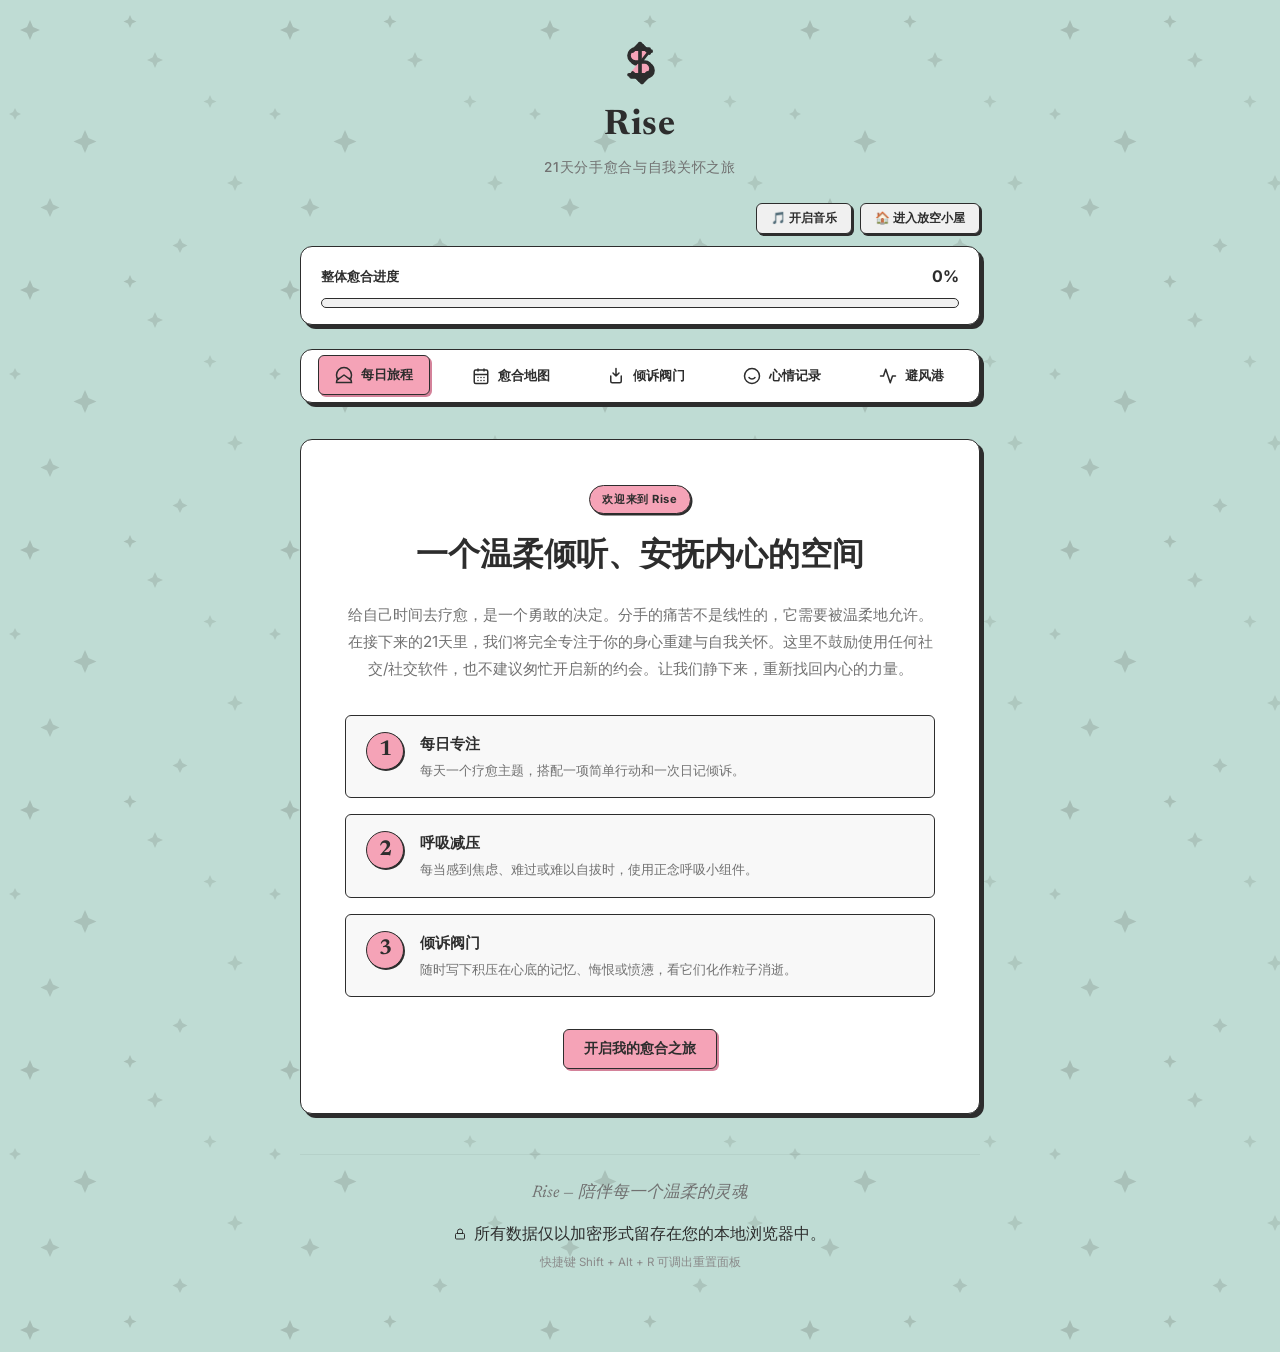
<file: blissful-tesla/index.html>
<!DOCTYPE html>
<html lang="zh-CN">
<head>
  <meta charset="UTF-8">
  <meta name="viewport" content="width=device-width, initial-scale=1.0">
  <title>Rise | 21天愈合与自我关怀之旅</title>
  <!-- SEO & Social Meta Tags -->
  <meta name="description" content="一个完全属于你个人的、保密的21天自我关怀与正念冥想愈合空间，伴你走出分手阴霾，重建内心秩序。">
  <meta name="theme-color" content="#BFDCD4">
  <link rel="preconnect" href="https://fonts.googleapis.com">
  <link rel="preconnect" href="https://fonts.gstatic.com" crossorigin>
  <link href="https://fonts.googleapis.com/css2?family=Inter:wght@300;400;500;600;700&family=Newsreader:ital,opsz,wght@0,6..72,200..800;1,6..72,200..800&display=swap" rel="stylesheet">
  <link rel="stylesheet" href="css/style.css">
</head>
<body>
  <div class="wrapper">
    <!-- Header Brand and Subtitle -->
    <header class="app-header fade-in visible">
      <div class="brand">
        <svg class="brand-icon" viewBox="0 0 24 24" fill="none" stroke="currentColor" stroke-width="2">
          <path d="M12 2v20M17 5H9.5a3.5 3.5 0 0 0 0 7h5a3.5 3.5 0 0 1 0 7H6" stroke-linecap="round" stroke-linejoin="round"/>
          <path d="M12 2L8 6M12 2l4 4M12 22l-4-4M12 22l4-4" stroke-linecap="round" stroke-linejoin="round"/>
        </svg>
        <h1>Rise</h1>
        <p class="brand-subtitle">21天分手愈合与自我关怀之旅</p>
      </div>

      <!-- Escape Sanctuary Toggle Button -->
      <div style="display: flex; align-items: center; justify-content: flex-end; margin-bottom: 12px; gap: 8px;">
        <button class="btn btn-secondary btn-sm" id="btn-toggle-bgm" style="font-weight:700; transition: all 0.3s;">🎵 开启音乐</button>
        <button class="btn btn-secondary btn-sm" id="btn-toggle-escape" style="font-weight:700;">🏠 进入放空小屋</button>
      </div>

      <!-- Overall Progress Display -->
      <div class="progress-container card">
        <div class="progress-brief">
          <div class="progress-text">
            <span>整体愈合进度</span>
            <strong id="progress-percentage">0%</strong>
          </div>
          <div class="progress-bar-bg">
            <div class="progress-bar-fill" id="progress-bar" style="width: 0%;"></div>
          </div>
        </div>
      </div>
    </header>

    <!-- Sticky Navigation Pill Bar -->
    <nav class="nav-bar">
      <div class="nav-pill">
        <button class="nav-item active" data-tab="journey" id="btn-journey">
          <svg viewBox="0 0 24 24" fill="none" stroke="currentColor" stroke-width="2">
            <path d="M4.5 16.5c-1.5 1.26-2.5 3.19-2.5 5.5h20c0-2.31-1-4.24-2.5-5.5" stroke-linecap="round"/>
            <path d="M12 2C6.48 2 2 6.48 2 12c0 2.21.72 4.25 1.93 5.92L12 12l8.07 5.92c1.21-1.67 1.93-3.71 1.93-5.92 0-5.52-4.48-10-10-10z" stroke-linecap="round" stroke-linejoin="round"/>
          </svg>
          <span>每日旅程</span>
        </button>
        <button class="nav-item" data-tab="roadmap" id="btn-roadmap">
          <svg viewBox="0 0 24 24" fill="none" stroke="currentColor" stroke-width="2">
            <rect x="3" y="4" width="18" height="18" rx="2" ry="2"/>
            <line x1="16" y1="2" x2="16" y2="6"/>
            <line x1="8" y1="2" x2="8" y2="6"/>
            <line x1="3" y1="10" x2="21" y2="10"/>
            <path d="M8 14h.01M12 14h.01M16 14h.01M8 18h.01M12 18h.01M16 18h.01" stroke-linecap="round" stroke-linejoin="round"/>
          </svg>
          <span>愈合地图</span>
        </button>
        <button class="nav-item" data-tab="release" id="btn-release">
          <svg viewBox="0 0 24 24" fill="none" stroke="currentColor" stroke-width="2">
            <path d="M12 2v10M12 12l-4-4M12 12l4-4M19 12v7a2 2 0 0 1-2 2H7a2 2 0 0 1-2-2v-7" stroke-linecap="round" stroke-linejoin="round"/>
          </svg>
          <span>倾诉阀门</span>
        </button>
        <button class="nav-item" data-tab="moods" id="btn-moods">
          <svg viewBox="0 0 24 24" fill="none" stroke="currentColor" stroke-width="2">
            <circle cx="12" cy="12" r="10"/>
            <path d="M8 14s1.5 2 4 2 4-2 4-2" stroke-linecap="round" stroke-linejoin="round"/>
            <line x1="9" y1="9" x2="9.01" y2="9"/>
            <line x1="15" y1="9" x2="15.01" y2="9"/>
          </svg>
          <span>心情记录</span>
        </button>
        <button class="nav-item" data-tab="harbor" id="btn-harbor">
          <svg viewBox="0 0 24 24" fill="none" stroke="currentColor" stroke-width="2">
            <path d="M22 12h-4l-3 9L9 3l-3 9H2" stroke-linecap="round" stroke-linejoin="round"/>
          </svg>
          <span>避风港</span>
        </button>
      </div>
    </nav>

    <!-- Main Content Area -->
    <main class="app-main">
      <!-- Onboarding Welcome (Visible for first-time users) -->
      <section class="onboarding-card card active" id="onboarding-view">
        <div class="onboarding-content">
          <span class="badge">欢迎来到 Rise</span>
          <h2>一个温柔倾听、安抚内心的空间</h2>
          <p>给自己时间去疗愈，是一个勇敢的决定。分手的痛苦不是线性的，它需要被温柔地允许。在接下来的21天里，我们将完全专注于你的身心重建与自我关怀。这里不鼓励使用任何社交/社交软件，也不建议匆忙开启新的约会。让我们静下来，重新找回内心的力量。</p>
          <div class="onboarding-steps">
            <div class="o-step">
              <span class="o-num">1</span>
              <div>
                <h4>每日专注</h4>
                <p>每天一个疗愈主题，搭配一项简单行动和一次日记倾诉。</p>
              </div>
            </div>
            <div class="o-step">
              <span class="o-num">2</span>
              <div>
                <h4>呼吸减压</h4>
                <p>每当感到焦虑、难过或难以自拔时，使用正念呼吸小组件。</p>
              </div>
            </div>
            <div class="o-step">
              <span class="o-num">3</span>
              <div>
                <h4>倾诉阀门</h4>
                <p>随时写下积压在心底的记忆、悔恨或愤懑，看它们化作粒子消逝。</p>
              </div>
            </div>
          </div>
          <button class="btn btn-primary" id="btn-start-journey">开启我的愈合之旅</button>
        </div>
      </section>

      <!-- TAB: JOURNEY (Daily Content) -->
      <section class="tab-content" id="tab-journey">
        <!-- Main Journey reflection card -->
        <div class="journey-main-card card">
          <div class="card-header">
            <div class="card-title-group">
              <div style="display: flex; align-items: center; gap: 10px;">
                <span class="card-day-badge" id="current-day-label">Day 1</span>
                <button class="btn btn-danger btn-sm" id="btn-emergency-urge" style="padding: 2px 8px; font-size: 0.7rem; box-shadow: 1.5px 1.5px 0 var(--border-color); background-color: var(--accent-rose); color: #FFF;">🚨 紧急断念</button>
              </div>
              <h2 id="current-day-title">承认并接纳痛苦</h2>
            </div>
            <div class="day-switcher">
              <button class="btn-icon" id="btn-prev-day" title="前一天">
                <svg viewBox="0 0 24 24" fill="none" stroke="currentColor" stroke-width="2">
                  <polyline points="15 18 9 12 15 6"/>
                </svg>
              </button>
              <span id="day-switch-text">第 1 天 / 21天</span>
              <button class="btn-icon" id="btn-next-day" title="后一天">
                <svg viewBox="0 0 24 24" fill="none" stroke="currentColor" stroke-width="2">
                  <polyline points="9 18 15 12 9 6"/>
                </svg>
              </button>
            </div>
          </div>

          <div class="journey-content-body">
            <p class="focus-description" id="current-day-desc">今天的主题是接纳。感到难过是正常的，想哭也是正常的。疗愈的过程，从允许情绪流淌开始。</p>

            <!-- Tasks Checklist -->
            <div class="tasks-section">
              <div class="section-label">今日自关怀行动</div>
              
              <!-- Element Selector for Infinite Mode -->
              <div id="element-selector-container" class="hidden" style="margin-bottom: 16px;">
                <p style="font-size: 0.78rem; font-weight: 700; margin-bottom: 8px; color: var(--text-muted);">选择今日培元五行元素，定制今日行动：</p>
                <div class="element-buttons" style="display: flex; gap: 8px; flex-wrap: wrap;">
                  <button class="btn btn-secondary btn-sm element-btn" data-element="wood">🌳 补木 (生发)</button>
                  <button class="btn btn-secondary btn-sm element-btn" data-element="fire">🔥 补火 (明曜)</button>
                  <button class="btn btn-secondary btn-sm element-btn" data-element="earth">🧱 补土 (载物)</button>
                  <button class="btn btn-secondary btn-sm element-btn" data-element="metal">⚔️ 补金 (肃降)</button>
                  <button class="btn btn-secondary btn-sm element-btn" data-element="water">💧 补水 (圆融)</button>
                </div>
              </div>

              <ul class="tasks-list" id="current-day-tasks">
                <!-- JS will populate checklists -->
              </ul>
            </div>

            <!-- Journal Editor Section -->
            <div class="journal-section">
              <div class="journal-header">
                <div class="section-label">自由书写日记</div>
                <span class="save-status" id="save-status">
                  <span class="indicator-dot"></span> 已自动保存
                </span>
              </div>
              <p class="journal-prompt-text" id="current-day-prompt">思考引导：现在什么事情让你感到最痛苦？允许自己无保留地写下来。</p>
              
              <!-- 一键情绪标签与白卷留白 -->
              <div class="journal-tags" style="display:flex; gap:8px; flex-wrap:wrap; margin-bottom:12px;">
                <button class="pill-btn tag-btn" data-tag="想哭 😢">想哭 😢</button>
                <button class="pill-btn tag-btn" data-tag="空落落 😶">空落落 😶</button>
                <button class="pill-btn tag-btn" data-tag="特别思念 💔">特别思念 💔</button>
                <button class="pill-btn tag-btn" data-tag="感到疲惫 😰">感到疲惫 😰</button>
                <button class="pill-btn tag-btn" data-tag="内心委屈 😠">内心委屈 😠</button>
                <button class="pill-btn tag-btn blank-tag" data-tag="只想留白 🌸">只想留白 🌸</button>
              </div>

              <div class="textarea-wrapper">
                <textarea id="journal-input" placeholder="在这里倾倒你的全部思绪。你写下的每一个字都将安全、保密地保存在你的本地设备中..." rows="9"></textarea>
              </div>
              <div class="journal-footer">
                <span id="word-count">0 字</span>
                <button class="btn btn-secondary" id="btn-complete-day">
                  <svg viewBox="0 0 24 24" fill="none" stroke="currentColor" stroke-width="2" width="16" height="16" style="display:inline; vertical-align:middle; margin-right:4px;">
                    <polyline points="20 6 9 17 4 12"/>
                  </svg>
                  打卡完成今日
                </button>
              </div>
            </div>
          </div>
        </div>

        <!-- Dynamic Widgets Row (Stacked in 720px template) -->
        <div class="journey-widgets-layout">
          <!-- Calming Breath Widget -->
          <div class="widget-card card breathing-widget">
            <h3>正念呼吸</h3>
            <p class="widget-subtitle">采用 4-4-4-4 箱式呼吸法，帮助你平复波动、焦虑的心绪。</p>
            
            <div class="breathing-area">
              <div class="breathing-circle-container">
                <div class="breathing-circle" id="breath-circle"></div>
                <span class="breathing-timer" id="breath-countdown">4</span>
                <span class="breathing-instruction" id="breath-instruction">点击开始</span>
              </div>
            </div>
            
            <div class="breathing-controls">
              <button class="btn btn-secondary btn-sm" id="btn-toggle-breath">开始深呼吸</button>
              <div class="pattern-indicator">
                <span class="p-dot active" data-phase="inhale">吸气 4s</span>
                <span class="p-dot" data-phase="hold1">屏气 4s</span>
                <span class="p-dot" data-phase="exhale">呼气 4s</span>
                <span class="p-dot" data-phase="hold2">屏气 4s</span>
              </div>
            </div>
          </div>

          <!-- Quick Mood Selection Widget -->
          <div class="widget-card card mood-checkin-widget">
            <h3>此时此刻的感受</h3>
            <div class="mood-options">
              <button class="mood-btn" data-mood="grieving" title="悲伤中">
                <span class="mood-emoji">😢</span>
                <span class="mood-name">悲痛</span>
              </button>
              <button class="mood-btn" data-mood="angry" title="愤怒中">
                <span class="mood-emoji">😠</span>
                <span class="mood-name">愤怒</span>
              </button>
              <button class="mood-btn" data-mood="anxious" title="焦虑中">
                <span class="mood-emoji">😰</span>
                <span class="mood-name">焦虑</span>
              </button>
              <button class="mood-btn" data-mood="numb" title="木然中">
                <span class="mood-emoji">😶</span>
                <span class="mood-name">木然</span>
              </button>
              <button class="mood-btn" data-mood="peaceful" title="平静中">
                <span class="mood-emoji">😌</span>
                <span class="mood-name">平静</span>
              </button>
              <button class="mood-btn" data-mood="hopeful" title="期待中">
                <span class="mood-emoji">🌅</span>
                <span class="mood-name">期待</span>
              </button>
            </div>
            <p class="mood-hint">记录每天的心情，观察你的情绪流动轨迹。</p>
          </div>
          
          <!-- Self-Love Win Jar Widget -->
          <div class="widget-card card win-jar-widget" style="grid-column: span 2;">
            <h3>自爱能量储蓄罐</h3>
            <p class="widget-subtitle">记录你今天完成的每一个自我关怀或小成就，积攒能量星星。所有打卡将安全地存在你的本地设备中。</p>
            <div class="jar-layout" style="display: flex; gap: 24px; align-items: center; margin-bottom: 16px; flex-wrap: wrap;">
              <div class="jar-container" style="position: relative; width: 140px; height: 180px; flex-shrink: 0; background: #FFF; border: 2.5px solid var(--border-color); border-radius: 20px 20px 10px 10px; box-shadow: 4px 4px 0 var(--border-color); overflow: hidden;">
                <div class="jar-lid" style="position: absolute; top: 0; left: 50%; transform: translateX(-50%); width: 70px; height: 12px; background: var(--border-color); border-radius: 4px;"></div>
                <div class="jar-neck" style="position: absolute; top: 12px; left: 50%; transform: translateX(-50%); width: 50px; height: 8px; border-bottom: 2.5px solid var(--border-color); border-left: 2.5px solid var(--border-color); border-right: 2.5px solid var(--border-color);"></div>
                <div class="jar-stars-box" id="jar-stars-container" style="position: absolute; width: 100%; height: 100%; top: 0; left: 0; pointer-events: none;">
                  <!-- 星星会被动态注入到这里 -->
                </div>
              </div>
              <div class="win-input-area" style="display: flex; flex-direction: column; gap: 12px; flex-grow: 1; min-width: 200px;">
                <label for="win-input" style="font-size: 0.8rem; font-weight: 700; color: var(--text-main);">记录今天爱自己的一件小事：</label>
                
                <!-- 一键自爱气泡投掷 -->
                <div class="win-bubbles" style="display:flex; gap:6px; flex-wrap:wrap; margin-bottom:10px;">
                  <button class="pill-btn bubble-btn" data-bubble="🥛 喝了温水">🥛 喝了温水</button>
                  <button class="pill-btn bubble-btn" data-bubble="🚶 散步放空">🚶 散步放空</button>
                  <button class="pill-btn bubble-btn" data-bubble="🍫 吃了好吃的">🍫 吃了好吃的</button>
                  <button class="pill-btn bubble-btn" data-bubble="🍃 吹风听歌">🍃 吹风听歌</button>
                  <button class="pill-btn bubble-btn" data-bubble="🛀 泡脚洗澡">🛀 泡脚洗澡</button>
                  <button class="pill-btn bubble-btn" data-bubble="🛌 准备早睡">🛌 准备早睡</button>
                </div>

                <div style="display: flex; gap: 8px; width: 100%;">
                  <input type="text" id="win-input" placeholder="例如：今天中午吃了一顿好吃的..." style="flex-grow: 1; padding: 8px 12px; border: 1.5px solid var(--border-color); border-radius: var(--radius-sm); font-size: 0.82rem; outline: none; box-shadow: 1.5px 1.5px 0 var(--border-color);" max-length="40">
                  <button class="btn btn-secondary btn-sm" id="btn-save-win" style="flex-shrink: 0;">存入</button>
                </div>
                <p class="jar-counter" style="font-size: 0.8rem; color: var(--text-muted); margin: 0;">已累积存入 <strong id="jar-star-count" style="font-size: 1.1rem; color: var(--accent-pink-shadow);">0</strong> 颗自爱星</p>
                <div id="jar-latest-win" style="font-family: var(--font-serif); font-size: 0.85rem; font-style: italic; color: var(--text-muted); line-height: 1.4; min-height: 24px;"></div>
              </div>
            </div>
          </div>
        </div>
      </section>

      <!-- TAB: ROADMAP (21-Day Progress Matrix) -->
      <section class="tab-content" id="tab-roadmap">
        <div class="roadmap-container card">
          <div class="roadmap-header">
            <h2>我的 21天 疗愈路线图</h2>
            <p>愈合是非线性的。你可以随时回看已完成的日期。让我们一步一个脚印地前行。</p>
            <div class="roadmap-legend">
              <span class="legend-item"><span class="legend-dot completed"></span> 已打卡</span>
              <span class="legend-item"><span class="legend-dot active"></span> 进行中</span>
              <span class="legend-item"><span class="legend-dot locked"></span> 未解锁</span>
            </div>
          </div>

          <div class="roadmap-grid" id="roadmap-grid">
            <!-- JS will populate 21 items -->
          </div>
        </div>
      </section>

      <!-- TAB: RELEASE VALVE (Text Dissolver) -->
      <section class="tab-content" id="tab-release">
        <div class="release-container card">
          <div class="release-header">
            <h2>心绪倾诉阀门</h2>
            <p>在这里，你可以无所顾忌地写下内心的焦虑、过往的痛苦、甚至想对前任说却绝不能发送的言语。当你准备好后，点击“粉碎并释怀”，看着文字化作尘埃飘散。<strong>你在此写下的内容，绝不会被任何地方记录。</strong></p>
          </div>

          <div class="release-canvas-area">
            <canvas id="release-canvas"></canvas>
            
            <div class="release-input-overlay" id="release-overlay">
              
              <!-- 一键快捷粉碎包 -->
              <div class="release-presets" style="display:flex; gap:8px; flex-wrap:wrap; margin-bottom:12px;">
                <button class="pill-btn preset-btn" data-preset="前任的回忆 💔">前任的回忆 💔</button>
                <button class="pill-btn preset-btn" data-preset="脑海中的如果当初 💭">脑海中的如果当初 💭</button>
                <button class="pill-btn preset-btn" data-preset="所有的执念与不甘 😠">所有的执念与不甘 😠</button>
                <button class="pill-btn preset-btn" data-preset="深夜的孤独与焦虑 🌌">深夜的孤独与焦虑 🌌</button>
                <button class="pill-btn preset-btn" data-preset="心中的委屈与自责 🌀">心中的委屈与自责 🌀</button>
              </div>

              <textarea id="release-input" placeholder="输入你想放手、释怀的一切……痛苦、悔恨、执念或未曾说出口的话。在这里写下，然后让它飘散。" rows="6"></textarea>
              <button class="btn btn-primary" id="btn-dissolve-text">
                <svg viewBox="0 0 24 24" fill="none" stroke="currentColor" stroke-width="2" width="16" height="16" style="display:inline; vertical-align:middle; margin-right:6px;">
                  <path d="M12 22c5.523 0 10-4.477 10-10S17.523 2 12 2 2 6.477 2 12s4.477 10 10 10z"/>
                  <path d="M12 6v12M6 12h12"/>
                </svg>
                粉碎并释怀
              </button>
            </div>
          </div>
        </div>
      </section>

      <!-- TAB: MOODS (History Dashboard) -->
      <section class="tab-content" id="tab-moods">
        <div class="moods-container card">
          <div class="moods-header">
            <h2>我的情绪风景图</h2>
            <p>这是你心路历程的写照。情绪波动是再自然不过的生理和心理反应，接纳多变的心情也是治愈的一部分。</p>
          </div>

          <div class="moods-analytics">
            <div class="moods-chart-panel">
              <h3>近七日心情轴</h3>
              <div class="mood-timeline" id="mood-timeline">
                <!-- JS will output moods -->
              </div>
            </div>
            
            <div class="moods-breakdown-panel">
              <h3>心情占比分布</h3>
              <div class="mood-breakdown-list" id="mood-breakdown-list">
                <!-- JS will calculate percentages -->
              </div>
            </div>
          </div>
        </div>
      </section>

      <!-- TAB: SAFE HARBOR (Reminders & Support) -->
      <section class="tab-content" id="tab-harbor">
        <div class="harbor-container">
          <div class="harbor-grid">
            <!-- Recovery Guides -->
            <div class="harbor-card card">
              <h3>清醒情感重建指南</h3>
              <div class="recovery-guides-list" style="display: flex; flex-direction: column; gap: 20px; margin-bottom: 10px;">
                <div class="guide-item">
                  <h4 style="font-family: var(--font-serif); font-size: 1rem; font-weight: 700; margin-bottom: 6px; color: var(--text-main);">✦ 断联的核心意义 (No Contact)</h4>
                  <p style="font-size: 0.85rem; color: var(--text-muted); line-height: 1.6;">断联不是为了惩罚对方，也不是欲擒故纵的挽回策略，而是一场为你自己量身定制的“精神排毒”。在依恋系统受创时，任何与前任的联络都会像毒品一样刺激多巴胺受体，加剧强迫性重复。断联的本质是建立物理与数字屏障，强行切断创伤源，让受损的神经系统回归平静，从而找回独立的自我界限与对生活的掌控权。</p>
                </div>
                <div class="guide-item">
                  <h4 style="font-family: var(--font-serif); font-size: 1rem; font-weight: 700; margin-bottom: 6px; color: var(--text-main);">✦ 跨越情感戒断期 (Emotional Withdrawal)</h4>
                  <p style="font-size: 0.85rem; color: var(--text-muted); line-height: 1.6;">分手后的戒断反应在生理上与戒瘾如出一辙，大脑中多巴胺的断崖跌落会引发极度空虚、心慌、甚至手抖。这并非说明“你们是命定的真爱”，这只是神经元在呼唤曾经的刺激源。请将这种痛苦视作感冒发烧般的生理过程，不抗拒、不反刍。每一次忍住不联系、不视奸的瞬间，都是你的大脑在重新长出健康受体，你正在自愈。</p>
                </div>
                <div class="guide-item">
                  <h4 style="font-family: var(--font-serif); font-size: 1rem; font-weight: 700; margin-bottom: 6px; color: var(--text-main);">✦ 理性看待遗憾 (Releasing Regrets)</h4>
                  <p style="font-size: 0.85rem; color: var(--text-muted); line-height: 1.6;">在疗愈期，大脑会为了逃避当下的空虚而启动“美化滤镜”，诱导你陷入“如果当初不吵架/不妥协”的假想深渊。但事实是，任何关系的走向都是双方依恋模式碰撞的必然结果。所谓的遗憾，只是你用如今长出伤疤后的清醒，去苛求当时正处于迷茫和局限中的自己。原谅那个当时已尽全力的自己，把遗憾化为滋养未来边界的养分。</p>
                </div>
                <div class="guide-item">
                  <h4 style="font-family: var(--font-serif); font-size: 1rem; font-weight: 700; margin-bottom: 6px; color: var(--text-main);">✦ 重建个人身份 (Self-Identity Reconstruction)</h4>
                  <p style="font-size: 0.85rem; color: var(--text-muted); line-height: 1.6;">依恋的破裂往往会带来身份认同的坍塌，让你产生“失去了他我便不再完整”的幻觉。然而，关系的终结只是“我们”这一共同体的解体，并不伤及你本自具足的生命主体。疗愈不是为了成为更好的“前任”，而是将散落在对方身上的注意力全部收回。去重拾被你尘封的爱好，划定不容侵犯的边界，在静默中重新拼凑起本就完整的自己。</p>
                </div>
              </div>
            </div>

            <!-- Calm Reminders -->
            <div class="harbor-card card">
              <h3>温柔的提醒</h3>
              <ul class="reminders-list">
                <li>
                  <strong>接纳情绪波浪：</strong>悲伤、愤怒、木然或委屈，在分手初期会像潮水般反复袭来。心理学中的“情绪波浪理论”告诉我们，情绪的生理唤醒其实像海浪一样，有起有落，通常在达到峰值后会在90秒内自然消退。当痛苦来临时，试着不要抗拒它，也不要试图立刻解决它。深呼吸，对自己说：“我正处于海浪的尖峰，这很痛苦，但它一定会退去。”允许自己在这股浪潮中安然存在。
                </li>
                <li>
                  <strong>建立自悯的声音：</strong>在面对分离的挫败时，我们常会陷入自我苛责：“是不是我哪里做错了？”请试着暂停这种苛求，转而对自己采用“自悯”的态度。想象你正在安抚一个受伤的挚友，你会对他说什么？用同样温柔、宽容的声音对自己低语：“我知道你现在很难过，这并不是你的错。亲爱的，你已经做得很好了，我会一直陪着你。”允许自己带着伤痛慢慢前行，给予身体最温柔的拥抱。
                </li>
                <li>
                  <strong>练习认知解离：</strong>当你的大脑被“我再也找不到真爱了”或“我很失败”等负面念头纠缠时，请尝试使用“认知解离”技术。不要将这些念头等同于事实，而是在念头前加上一个观察句式。例如，将“我失去了所有”改述为“我注意到，我的大脑现在产生了‘我失去了所有’的念头”。通过这层语言屏障，你与痛苦的念头之间拉开了距离，它们只是天空中飘过的乌云，而你才是那片永恒平静的天空。
                </li>
                <li>
                  <strong>划下慈悲的句号：</strong>面对一段终结的关系，我们很容易陷入“反刍思维”，反反复复在脑海中追问“为什么会这样”、“如果当初……”这种精神内耗只会加剧当下的急性痛苦。接纳承诺疗法（ACT）建议我们，试着在无法改变的既成事实后面，划下一个慈悲的句号。不再追索解释，不再纠缠对错。此时此刻，将注意力完全收回到自己的呼吸与生活里。不去叩问过去，就是对自己最深沉的慈悲。
                </li>
              </ul>
            </div>

            <!-- Offline Self-Care Tips -->
            <div class="harbor-card card">
              <h3>离线自关怀行动</h3>
              <p class="card-subtitle">一些健康的离线生活方式，帮你平复情绪，远离屏幕和社交骚扰：</p>
              <ul class="activities-list">
                <li>
                  <span class="act-tag">温热</span> 洗个热水澡，换上最柔软的睡衣，或者喝一杯温热的燕麦牛奶。
                </li>
                <li>
                  <span class="act-tag">转移</span> 阅读一页纸质书籍，或者完成一局舒缓的数独、解开一个拼图。
                </li>
                <li>
                  <span class="act-tag">环境</span> 整理一个被忽略的角落，比如你的桌面或书柜，物理上的秩序感能带来心理上的平静。
                </li>
                <li>
                  <span class="act-tag">安抚</span> 泡一杯洋甘菊或薄荷茶，双手握住温暖的杯壁，专注体会茶水的香气。
                </li>
                <li>
                  <span class="act-tag">自然</span> 在公园的长椅上静坐10分钟，看看风吹树叶的影子，深吸新鲜空气。
                </li>
              </ul>
            </div>

            <!-- Grounding in Local Space Card -->
            <div class="harbor-card card grounding-card">
              <h3>异乡安居与环境定力</h3>
              <p class="card-subtitle">身处异地或情绪波澜起伏时，通过物理空间和自然观察，能够帮助自己快速收拢能量，稳固自身气场：</p>
              <ul class="grounding-list" style="list-style: none; display: flex; flex-direction: column; gap: 12px; margin-top: 14px;">
                <li style="font-size: 0.88rem; color: var(--text-muted); line-height: 1.6;">
                  <strong style="color: var(--text-main);">📍 确认专属锚定点：</strong>在居所中选定一个绝对安全且不被打扰的“能量角落”（如单人椅、朝阳窗台或温暖毛毯垫），每当心慌时，就坐在这里，彻底将重力交给支撑物。
                </li>
                <li style="font-size: 0.88rem; color: var(--text-muted); line-height: 1.6;">
                  <strong style="color: var(--text-main);">🪨 物理触觉重归：</strong>双手用力触碰身边的冷硬固体表面（如木质桌面、石质地砖或坚实瓷杯），去感知其温度和坚硬度，用触觉将飘散的意识强行拉回当下真实的空间。
                </li>
                <li style="font-size: 0.88rem; color: var(--text-muted); line-height: 1.6;">
                  <strong style="color: var(--text-main);">👂 空间五感扫描：</strong>闭上双眼，在当前所处的房间里努力分辨 3 种极其微弱的物理环境声音（如空调送风声、窗外树叶的沙沙声、远处的车流背景音），用耳朵定位它们的物理距离。
                </li>
                <li style="font-size: 0.88rem; color: var(--text-muted); line-height: 1.6;">
                  <strong style="color: var(--text-main);">🌿 纯粹自然凝视：</strong>将目光投向附近的一棵植物或天空的云朵，仔细观察叶片的纹路走向、反光区域，或云彩的移动速度，维持至少 60 秒，将散乱的心神高度凝聚于自然的演化中。
                </li>
                <li style="font-size: 0.88rem; color: var(--text-muted); line-height: 1.6;">
                  <strong style="color: var(--text-main);">🛡️ 守护结界意象：</strong>缓慢深呼吸，闭目想象周身一米内升起一圈温暖柔和的淡绿色光盾，这是你个人的磁场“防御结界”，完美过滤并屏蔽外界的一切杂音与情绪投射。
                </li>
              </ul>
            </div>

            <!-- Comfort Quote Slider -->
            <div class="harbor-card card quotes-card">
              <h3>温柔的话语</h3>
              <div class="quote-slider">
                <p class="quote-text" id="quote-display">“坍塌的不是你的生活，而是那个已经无法容纳你继续成长的旧秩序。”</p>
                <p class="quote-author" id="quote-author">— 佚名</p>
                <div class="quote-dots" id="quote-dots">
                  <!-- JS will inject dots -->
                </div>
              </div>
            </div>

            <!-- Numerology Essay Card -->
            <div class="harbor-card card essay-card">
              <h3>命理随笔：如何看待宿命与姻缘的散场</h3>
              <p class="card-subtitle">从八字干支与五行流转的超然视角，体悟缘分的聚散离合，豁达自渡：</p>
              <div class="essay-content">
                <p>在八字命理的视域中，人与人的相遇与别离，从不是无端发生的，而是干支五行磁场交感、大运流年起伏的自然结果。</p>
                <p>两人相爱相合，往往是因为岁运之中，彼此日柱干支呈现天合地合、三合、三会，两股气场在特定的流年里产生了美妙共振，因而执手同行。然而，天地之气流转不停，流年干支年年更替。当大运换届或流年移步，引动了夫妻宫的刑冲克害，或是五行之气发生剧烈偏枯，曾经的吸引力便会被打破。刑者折磨，冲者离散，克者压抑。当干支的作用力走向“散”的运势，缘分的疏离与碎裂便如秋叶飘落，是天道运转的必然，而非仅是某一方的过错。</p>
                <p>明白了这一点，便知姻缘散场本是命理运势的潮起潮落。强留一个已经与你磁场相斥的人，如同在冬日强求夏花，不仅无益，反而会剧烈消耗你自身的本命元气，导致自身五行更加失衡。</p>
                <p>玄学最豁达的智慧在于“顺应天时，修己自渡”。当缘分走向尾声，最好的化解之道绝非执迷于强求算命改运或匆忙寻找替代，而是应当将目光收回到自己身上。顺应岁运的肃降，借木气生发、火气照明、土气承载、金气断念、水气圆融，去调和自己的本命五行，培植自我元气。当你自身的干支气场重新圆满、本气充足时，你便不会被任何人的离开而折损。顺应运势的流动，静心修己，属于你的好运与气场，自会在下一个五行流转的交界处，不期而遇。</p>
              </div>
            </div>

            <!-- Lunar Sync Card -->
            <div class="harbor-card card lunar-card" style="grid-column: span 2;">
              <h3>月相与自然节律共振</h3>
              <div class="lunar-sync-layout" style="display: flex; gap: 24px; align-items: center; margin-top: 14px; flex-wrap: wrap;">
                <div class="lunar-visual" style="display: flex; flex-direction: column; align-items: center; justify-content: center; width: 100px; height: 100px; background: #FAF8F5; border: 1.5px solid var(--border-color); border-radius: var(--radius-md); box-shadow: 2px 2px 0 var(--border-color); flex-shrink: 0;">
                  <span id="lunar-icon" style="font-size: 2.8rem;">🌑</span>
                  <span id="lunar-name" style="font-size: 0.72rem; font-weight: 700; color: var(--text-main); margin-top: 4px;">新月</span>
                </div>
                <div class="lunar-guidance" style="flex-grow: 1; min-width: 200px;">
                  <h4 id="lunar-phase-title" style="font-family: var(--font-serif); font-size: 1.05rem; font-weight: 700; margin-bottom: 6px; color: var(--text-main);">新月期（播种自爱）</h4>
                  <p id="lunar-phase-desc" style="font-size: 0.85rem; color: var(--text-muted); line-height: 1.6;">宜在日记本中写下你对未来新生活的自我期许，播下专注自我的种子。</p>
                </div>
              </div>
            </div>

            <!-- Professional Support Lines -->
            <div class="harbor-card card emergency-card">
              <h3>专业心理支持</h3>
              <p>如果感到情绪过度沉重、难以排解，寻求专业的心理咨询师或心理援助热线是非常积极、勇敢的自我关怀举动。</p>
              <div class="emergency-links">
                <div class="e-line">
                  <strong>全国希望24小时热线</strong>
                  <span>拨打 400-161-9995 (危机干预)</span>
                </div>
                <div class="e-line">
                  <strong>北京心理危机研究与干预中心</strong>
                  <span>拨打 800-810-1117 或 010-82951332</span>
                </div>
                <div class="e-line">
                  <strong>生命线援助热线 (中国)</strong>
                  <span>拨打 021-62798990 (上海)</span>
                </div>
              </div>
            </div>
          </div>
        </div>
      </section>

      <!-- TAB: ESCAPE CABIN (Safe Sanctuary / Escape Cabin) -->
      <section id="escape-cabin" class="hidden">
        <!-- 1. 温暖壁炉 -->
        <div class="cabin-fireplace card">
          <div style="position: relative; height: 220px; width: 100%;">
            <canvas id="fireplace-canvas" style="width:100%; height:100%; display:block;"></canvas>
            <div class="fireplace-label">🔥 深夜壁炉</div>
          </div>
          <div class="fireplace-wish-area">
            <input type="text" id="fireplace-wish-input" class="fireplace-wish-input" placeholder="写下一个愿望或释怀的心念，化作流星..." maxlength="30">
            <button class="btn btn-secondary btn-sm" id="btn-send-wish" style="flex-shrink: 0; box-shadow: 1px 1px 0 var(--border-color);">许愿 ✨</button>
          </div>
        </div>

        <!-- 新增：正念能量结界 -->
        <div class="cabin-aura-shield card">
          <h3>🛡️ 个人能量结界</h3>
          <p class="card-subtitle" style="margin-bottom:12px;">意想周身升起一圈温暖的光盾。跟随其膨胀（吸气）和收缩（呼气）调整呼吸频率。</p>
          <div class="aura-container">
            <span class="aura-shield-label">🛡️ AURA FIELD</span>
            <div class="aura-halo breathing" id="aura-halo" data-element="wood"></div>
            <span class="aura-instruction" id="aura-breath-instruction">吸气...</span>
          </div>
          <div class="aura-controls">
            <p style="font-size: 0.78rem; font-weight: 700; margin-bottom: 8px; color: var(--text-muted);">切换能量元素色彩：</p>
            <div class="aura-buttons">
              <button class="pill-btn aura-btn active" data-aura="wood" style="background-color: #E6F7F0;">🌳 木 · 翠绿</button>
              <button class="pill-btn aura-btn" data-aura="fire" style="background-color: #FFF0F3;">🔥 火 · 绯粉</button>
              <button class="pill-btn aura-btn" data-aura="earth" style="background-color: #FFFBE6;">🧱 土 · 金橙</button>
              <button class="pill-btn aura-btn" data-aura="metal" style="background-color: #FFFFFF;">⚔️ 金 · 银白</button>
              <button class="pill-btn aura-btn" data-aura="water" style="background-color: #E6F4FF;">💧 水 · 湛蓝</button>
            </div>
          </div>
        </div>

        <!-- 新增：颂钵音疗 -->
        <div class="cabin-bowl card">
          <h3>🥣 正念颂钵音疗</h3>
          <p class="card-subtitle" style="margin-bottom:8px;">敲击铜钵，让深沉悠长的钵音涤荡心神，静听心跳与回音。</p>
          <div class="bowl-wrapper" id="bowl-trigger">
            <div class="bowl-visual" id="bowl-element">🥣</div>
          </div>
          <p style="font-size: 0.76rem; color: var(--text-muted); margin-bottom: 12px;">点击铜钵敲击声音 | 支持离线声学合成</p>
          <div class="bowl-controls" style="display:flex; gap:8px;">
            <button class="btn btn-secondary btn-sm" id="btn-bowl-sound" style="font-weight:700;">🔊 开启钵声</button>
          </div>
        </div>

        <!-- 2. 避风港小动物乐园 -->
        <div class="cabin-pet card" style="display:flex; flex-direction:column; gap:16px; padding:24px;">
          <div style="display:flex; justify-content:space-between; align-items:center; flex-wrap:wrap; gap:12px; border-bottom:1.5px solid #F0F0F0; padding-bottom:12px;">
            <h3 style="font-family:var(--font-serif); font-size:1.2rem; font-weight:700; margin:0;">🐾 避风港小动物乐园</h3>
            <div class="pet-tabs" style="display:flex; gap:6px;">
              <button class="pill-btn pet-tab-btn active" data-pet="cat" style="font-size:0.72rem; padding:3px 10px;">🐱 小猫咪咪</button>
              <button class="pill-btn pet-tab-btn" data-pet="dog" style="font-size:0.72rem; padding:3px 10px;">🐶 小狗阿柴</button>
              <button class="pill-btn pet-tab-btn" data-pet="horse" style="font-size:0.72rem; padding:3px 10px;">🐴 小马小七</button>
            </div>
          </div>
          <div style="display:flex; align-items:center; gap:20px; min-height:80px;">
            <div id="pet-display" style="font-size:3.5rem; cursor:pointer; user-select:none; transition: transform 0.15s ease;">🐱</div>
            <div class="pet-speech-bubble" style="flex-grow:1; background:#FAF8F5; border:1.5px solid var(--border-color); padding:12px 16px; border-radius:var(--radius-md); position:relative; box-shadow:2px 2px 0 var(--border-color);">
              <p id="pet-speech-text" style="font-family:var(--font-serif); font-size:0.95rem; font-style:italic; line-height:1.5; color:var(--text-main); margin:0;">“今天辛苦啦，点点我，有话对你说。”</p>
            </div>
          </div>
        </div>

        <!-- 3. 捏泡泡纸游戏 -->
        <div class="cabin-bubblewrap card">
          <h3>🫧 捏泡泡纸解压</h3>
          <p class="card-subtitle" style="margin-bottom:12px;">通过点击指尖，戳碎心中的焦躁和闷气。</p>
          <div id="bubble-wrap-grid" class="bubble-grid" style="display:grid; grid-template-columns:repeat(6, 1fr); gap:8px;"></div>
          <button class="btn btn-secondary btn-sm" id="btn-reset-bubbles" style="margin-top:12px; width:100%;">重新铺满泡泡纸</button>
        </div>

        <!-- 4. 世界温柔碎片 -->
        <div class="cabin-fragments card">
          <h3>🍃 世界温柔碎片</h3>
          <p id="fragment-text" style="font-family:var(--font-serif); font-size:1.05rem; font-style:italic; line-height:1.6; color:var(--text-main); min-height:50px; display:flex; align-items:center; margin:10px 0;"></p>
          <button class="btn btn-secondary btn-sm" id="btn-next-fragment" style="width:100%;">换一片温柔</button>
        </div>
      </section>
    </main>

    <!-- Footer signatures and configuration options -->
    <footer class="app-footer fade-in visible">
      <p class="signature">Rise — 陪伴每一个温柔的灵魂</p>
      <div class="footer-bottom">
        <span class="privacy-note">
          <svg viewBox="0 0 24 24" fill="none" stroke="currentColor" stroke-width="2" width="12" height="12" style="display:inline; vertical-align:middle; margin-right:4px;">
            <rect x="3" y="11" width="18" height="11" rx="2" ry="2"/>
            <path d="M7 11V7a5 5 0 0 1 10 0v4"/>
          </svg>
          所有数据仅以加密形式留存在您的本地浏览器中。
        </span>
        <p class="copyright">快捷键 Shift + Alt + R 可调出重置面板</p>
      </div>
    </footer>
  </div>

  <!-- Modal dialogue for completing daily step -->
  <dialog id="celebration-dialog" class="card text-center">
    <div class="celebration-content">
      <div class="celebration-emoji">🌱</div>
      <h2>今日已完成打卡</h2>
      <p id="celebration-message">你今天又向前迈进了一步，请为你内心的坚韧感到骄傲。</p>
      <button class="btn btn-primary" id="btn-close-celebration">继续这趟旅程</button>
    </div>
  </dialog>

  <!-- Modal dialogue for resetting timeline configuration -->
  <dialog id="settings-dialog" class="card text-center">
    <div class="settings-content">
      <h2>重置你的旅程</h2>
      <p>你确定要重新开始你的21天愈合旅程吗？这将永久清除你在本地记录的全部日记内容、打卡状态和情绪历史，此操作无法撤销。</p>
      <div class="btn-group">
        <button class="btn btn-danger" id="btn-confirm-reset">确认清除并重置</button>
        <button class="btn btn-secondary" id="btn-cancel-reset">取消</button>
      </div>
    </div>
  </dialog>

  <!-- Modal dialogue for Emergency Urge Shield -->
  <dialog id="emergency-dialog" class="card text-center">
    <div class="emergency-content" id="emergency-step-1">
      <h2>🚨 紧急断念安全气囊</h2>
      <p>极度渴望联系前任时，请先闭上眼，跟随着气泡进行 60 秒正念箱式呼吸。别急，等倒计时结束再说。</p>
      <div class="emergency-breath-area">
        <div class="emergency-breath-circle"></div>
        <span id="emergency-timer">60</span>
      </div>
      <div class="emergency-breath-instruction" id="emergency-breath-txt">准备开始...</div>
      <button class="btn btn-secondary btn-sm" id="btn-skip-breath" style="margin-top: 20px;" disabled>请专注呼吸 60 秒</button>
    </div>
    
    <div class="emergency-content hidden" id="emergency-step-2">
      <h2>✍️ 理智断念誓言</h2>
      <p class="emergency-oath-text" style="font-family: var(--font-serif); font-size: 1.15rem; font-style: italic; line-height: 1.6; margin-bottom: 24px; text-align: left; background: #FAF8F5; padding: 16px; border: 1.5px solid var(--border-color); border-radius: var(--radius-sm); box-shadow: 2px 2px 0 var(--border-color);">
        “我不去打扰他，不是为了显示我的骄傲，而是为了守护我的尊严。每一次克制，都是我对自己温柔的救赎。我正在努力成长，我不回头。”
      </p>
      <p>大声读出这段话，并在心里郑重承诺。</p>
      <button class="btn btn-primary" id="btn-confirm-oath">我已郑重宣誓</button>
    </div>
    
    <div class="emergency-content hidden" id="emergency-step-3">
      <h2>🏃‍♂️ 物理代偿行动</h2>
      <p>做完这些，你的神经系统应该稍有平复。现在，请立刻完成以下三项离线代偿行为：</p>
      <ol class="emergency-activities-list" style="text-align: left; margin-bottom: 24px; padding-left: 20px; line-height: 1.8; font-size: 0.88rem; color: var(--text-muted); list-style-type: decimal;">
        <li><strong>喝一杯温水：</strong>缓慢吞咽，专注感受温水流过喉咙的温度。</li>
        <li><strong>绕房间走50步：</strong>专注数步数，并感受双脚踩在地面上的沉稳触感。</li>
        <li><strong>物理隔离手机：</strong>将手机锁进抽屉或放到另一个房间，看窗外 3 分钟。</li>
      </ol>
      <button class="btn btn-secondary" id="btn-close-emergency">关闭气囊</button>
    </div>
  </dialog>

  <script src="js/app.js"></script>
</body>
</html>
</file>
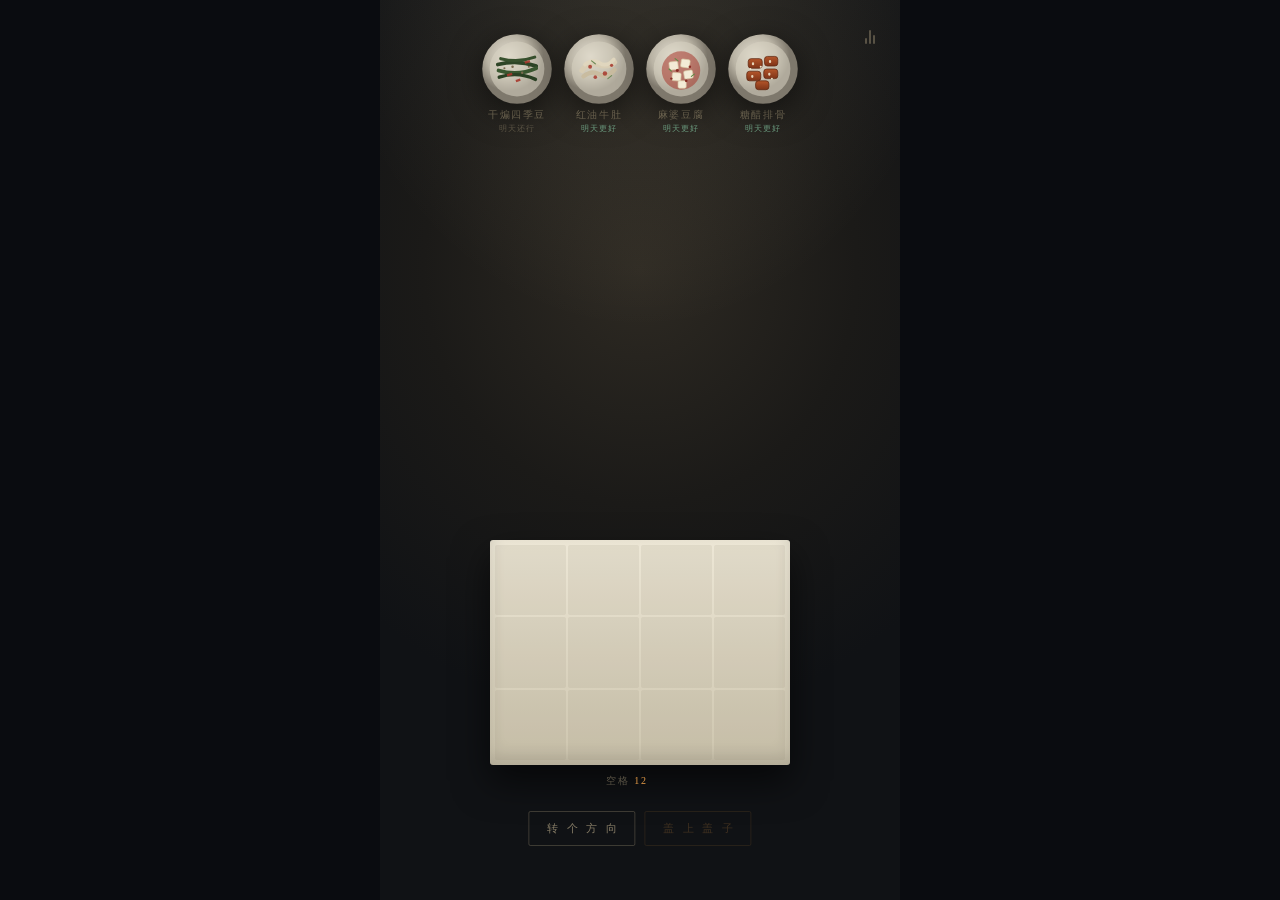
<file: dabao/index.html>
<!DOCTYPE html>
<html lang="zh">
<head>
<meta charset="utf-8">
<meta name="viewport" content="width=device-width,initial-scale=1,viewport-fit=cover">
<meta name="description" content="一个安静的小游戏。吃饱了，挑要带走的，上车，回家。">
<meta name="theme-color" content="#12161C">
<meta property="og:type" content="website">
<meta property="og:title" content="打包">
<meta property="og:description" content="吃饱了，挑要带走的，上车，回家。">
<meta property="og:url" content="https://zyalwang.com/dabao/">
<meta property="og:image" content="https://zyalwang.com/dabao/og.png">
<meta name="twitter:card" content="summary_large_image">
<meta name="twitter:image" content="https://zyalwang.com/dabao/og.png">
<meta name="apple-mobile-web-app-capable" content="yes">
<meta name="apple-mobile-web-app-status-bar-style" content="black-translucent">
<link rel="icon" href="data:image/svg+xml,<svg xmlns='http://www.w3.org/2000/svg' viewBox='0 0 100 100'><rect width='100' height='100' rx='12' fill='%2312161C'/><rect x='18' y='42' width='64' height='38' rx='4' fill='%23EDE7D6'/><rect x='14' y='32' width='72' height='14' rx='3' fill='%23A8382C'/></svg>">
<title>打包</title>
<style>
:root{
  --night:#12161C; --cabin:#1A1F27; --sodium:#E39A47; --bulb:#F3DFB0;
  --lid:#A8382C; --dash:#6BA79E; --dim:rgba(243,223,176,.34);
}
*{margin:0;padding:0;box-sizing:border-box;-webkit-tap-highlight-color:transparent}
html,body{height:100%;overflow:hidden;background:#0A0C10;overscroll-behavior:none;position:fixed;inset:0}
body{font-family:"Songti SC","Noto Serif SC","Source Han Serif SC",STSong,SimSun,serif;
  color:var(--bulb);user-select:none;display:flex;align-items:center;justify-content:center}
#stage{position:relative;width:100%;height:100%;max-width:520px;overflow:hidden;
  background:var(--night);touch-action:none;overscroll-behavior:none}

#sub{position:absolute;left:0;right:0;bottom:calc(1.4% + env(safe-area-inset-bottom));text-align:center;font-size:14px;
  letter-spacing:.2em;line-height:1.9;color:var(--dim);padding:0 26px;
  opacity:0;transition:opacity 1.4s ease;pointer-events:none;z-index:45}
#sub.on{opacity:1}
.scene{position:absolute;inset:0;opacity:0;pointer-events:none;transition:opacity 1.6s ease}
#stage[data-sc="1"] #sub{bottom:auto;top:47%}
#stage[data-sc="2"] #sub{bottom:calc(5.5% + env(safe-area-inset-bottom))}
.scene.on{opacity:1;pointer-events:auto}

/* ================= 1 桌 ================= */
#s1{background:radial-gradient(ellipse 80% 50% at 50% 30%,#2E2A23 0%,#1B1A18 52%,#101215 100%)}
.lamp{position:absolute;top:-16%;left:50%;transform:translateX(-50%);width:150%;height:60%;
  background:radial-gradient(ellipse at 50% 0%,rgba(243,223,176,.15),transparent 62%);pointer-events:none}
#tray{position:absolute;top:3.5%;left:0;right:0;height:42%;display:flex;flex-wrap:wrap;
  align-content:flex-start;justify-content:center;gap:10px 8px;padding:0 12px}
.dish{width:74px;cursor:pointer;transition:transform .35s cubic-bezier(.2,.8,.3,1),opacity .6s}
.dish svg{display:block;width:74px;height:74px;filter:drop-shadow(0 8px 16px rgba(0,0,0,.55))}
.dish .nm{text-align:center;font-size:10px;letter-spacing:.16em;color:rgba(243,223,176,.4);margin-top:2px}
.dish .kp{text-align:center;font-size:8px;letter-spacing:.1em;margin-top:1px;opacity:.75}
.dish .kp.k2{color:#7FBF9C}.dish .kp.k1{color:rgba(243,223,176,.34)}.dish .kp.k0{color:#C77A6A}
.dish.sel{transform:translateY(-7px) scale(1.06)}
.dish.sel .nm{color:var(--sodium)}
.dish.gone{opacity:0;pointer-events:none;transform:scale(.6)}

#boxwrap{position:absolute;left:50%;bottom:calc(15% + env(safe-area-inset-bottom));transform:translateX(-50%);width:min(86%,300px)}
#grid{position:relative;width:100%;aspect-ratio:4/3;background:linear-gradient(#EDE7D6,#CDC5AE);
  border-radius:3px;box-shadow:0 16px 36px rgba(0,0,0,.6),inset 0 -8px 16px rgba(0,0,0,.14);
  display:grid;grid-template-columns:repeat(4,1fr);grid-template-rows:repeat(3,1fr);padding:5px;gap:2px}
.cell{border-radius:2px;background:rgba(120,110,90,.1);transition:background .18s}
.cell.hi{background:rgba(227,154,71,.42)}
.cell.bad{background:rgba(168,56,44,.36)}
#pieces{position:absolute;inset:5px;pointer-events:none}
#ghost{position:fixed;left:0;top:0;z-index:90;pointer-events:none;opacity:0;
  will-change:transform;transition:opacity .18s}
#ghost.on{opacity:.92}
#ghost svg{display:block;width:100%;height:100%;filter:drop-shadow(0 10px 20px rgba(0,0,0,.6))}
.dish.drag{opacity:.25}
.pc{position:absolute;pointer-events:auto;cursor:pointer;transition:transform .3s}
.pc svg{width:100%;height:100%;display:block}
.pc:active{transform:scale(.94)}

#info{position:absolute;left:50%;bottom:calc(12.4% + env(safe-area-inset-bottom));transform:translateX(-50%);display:flex;gap:14px;
  font-size:10px;letter-spacing:.18em;color:rgba(243,223,176,.34);white-space:nowrap;z-index:20}
#info b{font-weight:400;color:var(--sodium)}
#lidbar{position:absolute;left:50%;bottom:calc(6% + env(safe-area-inset-bottom));transform:translateX(-50%);display:flex;gap:9px;z-index:20}
.btn{background:none;border:1px solid rgba(243,223,176,.2);color:rgba(243,223,176,.52);
  font-family:inherit;font-size:11px;letter-spacing:.26em;text-indent:.26em;padding:9px 15px;
  border-radius:2px;cursor:pointer;transition:.35s}
.btn:hover,.btn:focus-visible{border-color:rgba(243,223,176,.5);color:rgba(243,223,176,.88)}
.btn[disabled]{opacity:.22;cursor:default}
.btn.go{border-color:rgba(227,154,71,.5);color:var(--sodium)}

#lidanim{position:absolute;left:50%;bottom:calc(15% + env(safe-area-inset-bottom));transform:translateX(-50%);width:min(84%,290px);
  aspect-ratio:4/3;pointer-events:none;z-index:15;opacity:0}
#lidanim div{position:absolute;left:-5px;right:-5px;top:-9px;height:22px;border-radius:3px;
  background:linear-gradient(var(--lid),#7E2A20);box-shadow:0 4px 14px rgba(0,0,0,.5);
  transform-origin:50% 100%;transform:translateY(-40px) rotateX(78deg)}
#lidanim.shut{opacity:1}
#lidanim.shut div{transform:translateY(0) rotateX(0);transition:transform 1s cubic-bezier(.3,.9,.3,1)}

/* ================= 2 车 ================= */
#s2{background:var(--cabin)}
#road{position:absolute;inset:0;width:100%;height:100%}
.frame{position:absolute;inset:0;pointer-events:none;
  background:radial-gradient(ellipse 96% 60% at 50% 32%,transparent 40%,rgba(10,12,16,.92) 88%),
  linear-gradient(to top,rgba(8,10,13,1) 0%,rgba(8,10,13,.9) 16%,transparent 33%)}
#dash{position:absolute;left:0;right:0;bottom:0;height:16%;
  background:linear-gradient(to top,#0A0C10,#14181F);border-top:1px solid rgba(107,167,158,.13)}
#seatbox{position:absolute;right:18px;bottom:10.5%;width:58px;height:40px;opacity:.45}
#seatbox .b{position:absolute;inset:auto 0 0 0;height:29px;border-radius:2px;background:linear-gradient(#CFC7B0,#9C947F)}
#seatbox .l{position:absolute;left:-3px;right:-3px;top:5px;height:10px;border-radius:2px;background:var(--lid)}
#hold{position:absolute;left:50%;bottom:calc(1.6% + env(safe-area-inset-bottom));transform:translateX(-50%);width:76%;max-width:270px;
  height:2px;background:rgba(107,167,158,.15);z-index:35}
#fill{width:0;height:100%;background:var(--dash);box-shadow:0 0 12px rgba(107,167,158,.5);transition:width .18s linear}
/* ================= 3 冰箱 ================= */
#s3{background:#0B0D11;cursor:pointer}
#fridge{position:absolute;left:50%;top:50%;transform:translate(-50%,-50%);
  width:min(62%,210px);aspect-ratio:3/4.4;background:#171B21;border-radius:5px;
  box-shadow:0 30px 70px rgba(0,0,0,.7);overflow:hidden;transition:opacity 1.2s ease}
#glow{position:absolute;inset:0;background:linear-gradient(105deg,rgba(226,240,244,.95),rgba(198,220,228,.5));
  transform-origin:left center;transform:perspective(700px) rotateY(-96deg);
  transition:transform 1.8s cubic-bezier(.3,.85,.25,1)}
#fridge.open #glow{transform:perspective(700px) rotateY(-7deg)}
#spill{position:absolute;left:50%;top:50%;transform:translate(-50%,-50%);width:200%;height:120%;
  background:radial-gradient(ellipse,rgba(214,236,242,.2),transparent 60%);opacity:0;
  transition:opacity 1.8s ease;pointer-events:none}
#s3.lit #spill{opacity:1}
#fridge.hide{opacity:0;pointer-events:none}

#inside{position:absolute;inset:0;opacity:0;pointer-events:none;transition:opacity 1.4s ease;cursor:default}
#inside.on{opacity:1;pointer-events:auto}
#fgwrap{position:absolute;left:50%;top:7%;transform:translateX(-50%);width:min(88%,330px)}
#fgrid{position:relative;width:100%;aspect-ratio:5/4;
  background:linear-gradient(#E9F1F3,#C8D8DE);border-radius:4px;
  box-shadow:0 20px 50px rgba(0,0,0,.6),inset 0 0 0 1px rgba(255,255,255,.5),
             inset 0 -14px 26px rgba(90,120,132,.22);
  display:grid;grid-template-columns:repeat(5,1fr);grid-template-rows:repeat(4,1fr);padding:5px;gap:2px}
.fcell{border-radius:2px;background:rgba(120,150,162,.11);transition:background .16s}
.fcell.hi{background:rgba(107,167,158,.5)}
.fcell.bad{background:rgba(168,56,44,.34)}
.shelf{position:absolute;left:5px;right:5px;height:2px;background:rgba(255,255,255,.6);
  box-shadow:0 1px 3px rgba(80,110,124,.4);pointer-events:none}
#fpieces{position:absolute;inset:5px;pointer-events:none}
.fp{position:absolute;pointer-events:auto;cursor:grab;padding:2px}
.fp svg{width:100%;height:100%;display:block}
.fp.mine{filter:drop-shadow(0 3px 7px rgba(60,90,100,.45))}

#queue{position:absolute;left:0;right:0;bottom:calc(17% + env(safe-area-inset-bottom));display:flex;flex-wrap:wrap;
  justify-content:center;align-items:center;gap:6px;padding:0 14px;min-height:66px}
.qi{width:54px;height:54px;cursor:grab;transition:opacity .5s,transform .3s}
.qi svg{width:100%;height:100%;display:block;filter:drop-shadow(0 6px 12px rgba(0,0,0,.5))}
.qi .qn{text-align:center;font-size:9px;letter-spacing:.12em;color:rgba(243,223,176,.42);margin-top:1px}
.qi.gone{opacity:0;pointer-events:none;transform:scale(.6)}
#fbar{position:absolute;left:50%;bottom:calc(7% + env(safe-area-inset-bottom));transform:translateX(-50%);display:flex;gap:9px;z-index:20}
#fnote{position:absolute;left:0;right:0;bottom:calc(13% + env(safe-area-inset-bottom));text-align:center;font-size:10px;
  letter-spacing:.18em;color:rgba(243,223,176,.3)}

/* ================= 4 早上 ================= */
#s4{background:linear-gradient(#1A1E26 0%,#2A2A2A 46%,#3A332A 100%)}
#morning{position:absolute;top:8%;left:0;right:0;text-align:center;font-size:12px;
  letter-spacing:.34em;color:rgba(243,223,176,.35)}
#plate2{position:absolute;left:50%;top:50%;transform:translate(-50%,-50%);
  width:min(80%,300px);display:flex;flex-wrap:wrap;justify-content:center;align-items:center;gap:6px}
.left{cursor:pointer;transition:transform .4s,opacity .8s}
.left svg{display:block;width:70px;height:70px;filter:drop-shadow(0 6px 14px rgba(0,0,0,.45))}
.left:active{transform:scale(.92)}
.left.eaten{opacity:0;transform:scale(.5);pointer-events:none}

#end{position:absolute;inset:0;display:flex;align-items:center;justify-content:center;
  background:var(--night);z-index:60;opacity:0;pointer-events:none;transition:opacity 2.4s ease}
#end.on{opacity:1;pointer-events:auto}
:focus-visible{outline:1px solid rgba(107,167,158,.8);outline-offset:4px}

#snd{position:absolute;top:16px;right:16px;z-index:70;width:28px;height:28px;border:none;
  background:none;cursor:pointer;display:flex;align-items:flex-end;justify-content:center;gap:2px;
  opacity:.28;transition:opacity .5s}
#snd:hover,#snd:focus-visible{opacity:.65}
#snd i{display:block;width:2px;background:var(--bulb);border-radius:1px;transition:height .4s}
#snd i:nth-child(1){height:6px}#snd i:nth-child(2){height:14px}#snd i:nth-child(3){height:9px}
#snd.off i{height:2px!important}
@media (prefers-reduced-motion:reduce){*{animation:none!important;transition-duration:.01ms!important}}
</style>
</head>
<body>
<div id="stage">
  <div class="scene on" id="s1">
    <div class="lamp"></div>
    <div id="tray"></div>
    <div id="boxwrap"><div id="grid"></div><div id="pieces"></div></div>
    <div id="lidanim"><div></div></div>
    <div id="info"><span>空格 <b id="freeN">12</b></span><span id="tagN">　</span></div>
    <div id="lidbar">
      <button class="btn" id="rot">转 个 方 向</button>
      <button class="btn go" id="shut" disabled>盖 上 盖 子</button>
    </div>
  </div>

  <div class="scene" id="s2">
    <canvas id="road"></canvas>
    <div class="frame"></div>
    <div id="dash"></div>
    <div id="seatbox"><div class="b"></div><div class="l"></div></div>
    <div id="hold"><div id="fill"></div></div>
  </div>

  <div class="scene" id="s3">
    <div id="spill"></div>
    <div id="fridge"><div id="glow"></div></div>
    <div id="inside">
      <div id="fgwrap"><div id="fgrid"></div><div id="fpieces"></div></div>
      <div id="fnote">里面的东西也可以挪。转个方向也行。</div>
      <div id="queue"></div>
      <div id="fbar"><button class="btn" id="frot">转 个 方 向</button>
        <button class="btn go" id="fclose">关 上 门</button></div>
    </div>
  </div>

  <div class="scene" id="s4"><div id="morning">第 二 天 早 上</div><div id="plate2"></div></div>

  <div id="sub"></div>
  <div id="ghost"></div>
  <button id="snd" aria-label="关闭声音"><i></i><i></i><i></i></button>
  <div id="end"><button class="btn" id="again">再 来 一 次</button></div>
</div>

<script>
const stage=document.getElementById('stage'),sub=document.getElementById('sub');
const S={1:document.getElementById('s1'),2:document.getElementById('s2'),
         3:document.getElementById('s3'),4:document.getElementById('s4')};
let phase=1;
function scn(n){stage.setAttribute('data-sc',String(n))}
scn(1);

/* ---------- 菜 ---------- */
function plate(inner,rim='#E6E1D4'){
  return `<svg viewBox="0 0 100 100">
   <defs><radialGradient id="pl" cx="38%" cy="32%"><stop offset="0" stop-color="${rim}"/>
   <stop offset=".62" stop-color="#B9B3A4"/><stop offset="1" stop-color="#7E786C"/></radialGradient></defs>
   <circle cx="50" cy="50" r="47" fill="url(#pl)"/><circle cx="50" cy="50" r="37" fill="#D9D3C4" opacity=".55"/>
   ${inner}</svg>`;
}
const DISHES=[
 {id:'du',n:'红油牛肚',w:2,h:1,soup:1,keep:2,tip:'冷了更入味',art:plate(`
   <path d="M27 52 q9-13 22-8 t22-3" stroke="#D8CDB4" stroke-width="7" fill="none" stroke-linecap="round"/>
   <path d="M29 60 q11-9 21-3 t21-6" stroke="#C9BCA0" stroke-width="6" fill="none" stroke-linecap="round"/>
   <path d="M31 44 q10-8 20-2 t19-5" stroke="#E0D6BE" stroke-width="5" fill="none" stroke-linecap="round"/>
   <g fill="#A8382C" opacity=".85"><circle cx="38" cy="47" r="2.6"/><circle cx="58" cy="56" r="3"/>
   <circle cx="67" cy="45" r="2.2"/><circle cx="45" cy="61" r="2.4"/></g>
   <g stroke="#6E8A57" stroke-width="1.6" stroke-linecap="round"><path d="M40 39 l5 4"/><path d="M62 63 l5-4"/></g>`)},

 {id:'jz',n:'饺子',w:2,h:2,soup:0,keep:0,tip:'皮明天会软',art:plate(`
   <g fill="#EDE4CE" stroke="#C6B896" stroke-width="1.2">
   <path d="M30 40 q9-11 19 0 q-9 7-19 0z"/><path d="M52 36 q9-11 19 0 q-9 7-19 0z"/>
   <path d="M27 55 q9-11 19 0 q-9 7-19 0z"/><path d="M50 52 q9-11 19 0 q-9 7-19 0z"/>
   <path d="M38 68 q9-11 19 0 q-9 7-19 0z"/></g>
   <g stroke="#C6B896" stroke-width=".8" fill="none" opacity=".8">
   <path d="M34 38v3M39 36v3M44 38v3"/><path d="M56 34v3M61 32v3M66 34v3"/>
   <path d="M31 53v3M36 51v3M41 53v3"/><path d="M54 50v3M59 48v3M64 50v3"/>
   <path d="M42 66v3M47 64v3M52 66v3"/></g>`)},

 {id:'hg',n:'拍黄瓜',w:2,h:1,soup:0,keep:0,tip:'明天出水',art:plate(`
   <g stroke="#3F5B33" stroke-width="1">
   <path d="M32 46 l11-4 5 9 -11 5z" fill="#8FB56A"/><path d="M46 40 l12-3 4 10 -12 4z" fill="#7CA65C"/>
   <path d="M58 47 l11-5 5 9 -11 5z" fill="#96BC72"/><path d="M35 58 l12-4 4 9 -11 5z" fill="#84AE64"/>
   <path d="M50 56 l11-3 5 9 -12 4z" fill="#8FB56A"/></g>
   <g fill="#EDE7D0"><ellipse cx="40" cy="49" rx="2.4" ry="3.4"/><ellipse cx="54" cy="45" rx="2.2" ry="3.2"/>
   <ellipse cx="66" cy="51" rx="2.2" ry="3"/><ellipse cx="43" cy="62" rx="2.2" ry="3"/></g>
   <g fill="#D9CFAF"><circle cx="47" cy="53" r="1.6"/><circle cx="60" cy="60" r="1.5"/><circle cx="36" cy="53" r="1.3"/></g>`)},

 {id:'sjd',n:'干煸四季豆',w:3,h:1,soup:0,keep:1,tip:'热一下还行',art:plate(`
   <g stroke-linecap="round" fill="none">
   <path d="M24 44 q26-7 52 2" stroke="#2E4527" stroke-width="5"/>
   <path d="M25 52 q26 8 51-3" stroke="#3A5730" stroke-width="5"/>
   <path d="M26 61 q25-8 49 3" stroke="#2A4023" stroke-width="4.6"/>
   <path d="M28 36 q24 6 46-2" stroke="#37502D" stroke-width="4.2"/></g>
   <g fill="#A8382C" opacity=".9"><path d="M36 57 l7-2 1 3 -7 2z"/><path d="M60 40 l7-2 1 3 -7 2z"/>
   <path d="M48 65 l6-2 1 3 -6 2z"/></g>
   <g fill="#7A6A4E"><circle cx="44" cy="47" r="1.7"/><circle cx="57" cy="55" r="1.6"/>
   <circle cx="66" cy="47" r="1.4"/><circle cx="33" cy="49" r="1.4"/></g>`)},

 {id:'pg',n:'糖醋排骨',w:2,h:2,soup:1,keep:2,tip:'隔夜最香',art:plate(`
   <defs><linearGradient id="gz" x1="0" y1="0" x2="0" y2="1">
   <stop offset="0" stop-color="#B4552A"/><stop offset="1" stop-color="#7E3418"/></linearGradient></defs>
   <g fill="url(#gz)" stroke="#5E2711" stroke-width="1">
   <rect x="30" y="36" width="19" height="13" rx="4"/><rect x="52" y="33" width="18" height="13" rx="4"/>
   <rect x="28" y="53" width="19" height="13" rx="4"/><rect x="51" y="50" width="19" height="13" rx="4"/>
   <rect x="40" y="66" width="18" height="12" rx="4"/></g>
   <g fill="#EFE3C8" opacity=".9"><rect x="35" y="41" width="3" height="4" rx="1.4"/>
   <rect x="58" y="38" width="3" height="4" rx="1.4"/><rect x="34" y="58" width="3" height="4" rx="1.4"/>
   <rect x="57" y="55" width="3" height="4" rx="1.4"/></g>
   <g fill="#F0E6CC"><circle cx="47" cy="47" r="1.4"/><circle cx="62" cy="63" r="1.3"/><circle cx="33" cy="50" r="1.2"/></g>`)},

 {id:'mp',n:'麻婆豆腐',w:2,h:2,soup:2,keep:2,tip:'汤多，别侧过来',art:plate(`
   <circle cx="50" cy="52" r="26" fill="#A8382C" opacity=".55"/>
   <g fill="#F3EBD6" stroke="#D8C9A6" stroke-width=".9">
   <rect x="34" y="40" width="12" height="11" rx="2" transform="rotate(-6 40 45)"/>
   <rect x="50" y="37" width="12" height="11" rx="2" transform="rotate(8 56 42)"/>
   <rect x="38" y="55" width="12" height="11" rx="2" transform="rotate(4 44 60)"/>
   <rect x="54" y="52" width="12" height="11" rx="2" transform="rotate(-9 60 57)"/>
   <rect x="46" y="66" width="11" height="10" rx="2"/></g>
   <g fill="#7E1F17" opacity=".85"><circle cx="45" cy="52" r="2"/><circle cx="62" cy="47" r="1.7"/>
   <circle cx="37" cy="63" r="1.6"/><circle cx="57" cy="66" r="1.8"/></g>
   <g stroke="#5E8A46" stroke-width="1.5" stroke-linecap="round">
   <path d="M42 36 l4 3"/><path d="M64 60 l4-3"/><path d="M34 50 l3 3"/></g>`)},

 {id:'fq',n:'番茄炒蛋',w:2,h:1,soup:1,keep:1,tip:'配饭刚好',art:plate(`
   <g fill="#E8B54A" stroke="#C08F2E" stroke-width=".8">
   <path d="M32 44 q9-8 17-1 q-3 9-16 7z"/><path d="M55 56 q9-8 17-1 q-4 9-17 6z"/>
   <path d="M38 60 q8-7 15-1 q-3 8-14 6z"/></g>
   <g fill="#C0392B" stroke="#8E2A20" stroke-width=".8">
   <path d="M50 38 q10-6 16 3 q-8 7-17 1z"/><path d="M30 56 q10-5 15 4 q-9 6-16 0z"/>
   <path d="M58 45 q9-4 13 4 q-8 6-14 1z"/></g>
   <g stroke="#6E8A57" stroke-width="1.5" stroke-linecap="round"><path d="M46 50 l5 4"/><path d="M65 39 l4 3"/></g>`)},

 {id:'xr',n:'白灼虾',w:2,h:1,soup:0,keep:0,tip:'当天最好',art:plate(`
   <g fill="none" stroke="#E0705A" stroke-width="6" stroke-linecap="round">
   <path d="M34 44 q9-9 15 1 q-6 8-13 3"/><path d="M55 40 q9-9 15 1 q-6 8-13 3"/>
   <path d="M32 60 q9-9 15 1 q-6 8-13 3"/><path d="M54 58 q9-9 15 1 q-6 8-13 3"/></g>
   <g fill="none" stroke="#F0A08C" stroke-width="1.2">
   <path d="M36 45 q7-6 12 1"/><path d="M57 41 q7-6 12 1"/></g>
   <g stroke="#C9553F" stroke-width="1" stroke-linecap="round">
   <path d="M33 41 l-4-4"/><path d="M54 37 l-4-4"/><path d="M31 57 l-4-4"/><path d="M53 55 l-4-4"/></g>`)},

 {id:'mf',n:'米饭',w:1,h:1,soup:0,keep:1,tip:'总要带一份',art:`<svg viewBox="0 0 100 100">
   <defs><radialGradient id="bw" cx="40%" cy="30%"><stop offset="0" stop-color="#DDE6EC"/>
   <stop offset=".7" stop-color="#9FB0BC"/><stop offset="1" stop-color="#6E7D89"/></radialGradient></defs>
   <path d="M22 46 q28 44 56 0z" fill="url(#bw)"/>
   <ellipse cx="50" cy="46" rx="28" ry="8" fill="#8FA0AC"/>
   <path d="M26 45 q24-19 48 0 q-24 9 -48 0z" fill="#F6F2E6"/>
   <g stroke="#3E6B93" stroke-width="1.6" fill="none" opacity=".55"><path d="M30 56 h40"/></g></svg>`},

 {id:'hs',n:'花生米',w:1,h:1,soup:0,keep:2,tip:'放多久都行',art:plate(`
   <g fill="#C4823E" stroke="#8B5524" stroke-width=".8">
   <ellipse cx="42" cy="45" rx="5" ry="4" transform="rotate(-20 42 45)"/>
   <ellipse cx="56" cy="42" rx="5" ry="4" transform="rotate(15 56 42)"/>
   <ellipse cx="49" cy="55" rx="5" ry="4" transform="rotate(-8 49 55)"/>
   <ellipse cx="62" cy="55" rx="5" ry="4" transform="rotate(25 62 55)"/>
   <ellipse cx="37" cy="57" rx="5" ry="4" transform="rotate(10 37 57)"/>
   <ellipse cx="52" cy="66" rx="5" ry="4" transform="rotate(-15 52 66)"/></g>`)}
];
const KEEPTAG=['明天就软了','明天还行','明天更好吃'];

/* ---------- 打包：4x3 的盒子，装不下全部 ---------- */
const COLS=4,ROWS=3;
let occ=Array.from({length:ROWS},()=>Array(COLS).fill(null));
let placed=[],sel=null,rot=false;
const tray=document.getElementById('tray'),grid=document.getElementById('grid'),
      pieces=document.getElementById('pieces'),shutBtn=document.getElementById('shut'),
      rotBtn=document.getElementById('rot');

const ghost=document.getElementById('ghost'),freeN=document.getElementById('freeN'),tagN=document.getElementById('tagN');
function refresh(){const f=occ.flat().filter(x=>!x).length;freeN.textContent=f;return f}
let drag=null,lastKey1='';

function moveGhost(x,y){
  ghost.style.transform=`translate3d(${x}px,${y}px,0) translate(-50%,-50%)`;
}
function ghostSize(d,rotated){
  const gr=grid.getBoundingClientRect();
  const cw=(gr.width-10)/COLS, ch=(gr.height-10)/ROWS;
  const w=rotated?d.h:d.w, h=rotated?d.w:d.h;
  return {w:cw*w,h:ch*h};
}
function showGhost(d,x,y){
  const sz=ghostSize(d,drag.rot);
  ghost.style.width=sz.w+'px'; ghost.style.height=sz.h+'px';
  moveGhost(x,y);
  ghost.innerHTML=d.art; ghost.classList.add('on');
}
function cellAt(x,y){
  const gr=grid.getBoundingClientRect();
  if(x<gr.left||x>gr.right||y<gr.top||y>gr.bottom) return null;
  const cw=(gr.width-10)/COLS, ch=(gr.height-10)/ROWS;
  const sz=ghostSize(drag.d,drag.rot);
  // anchor from the ghost's top-left, not the finger
  const lx=x-sz.w/2-(gr.left+5), ly=y-sz.h/2-(gr.top+5);
  return {c:Math.round(lx/cw), r:Math.round(ly/ch)};
}

function pickFour(){
  const CAP=COLS*ROWS;
  for(let t=0;t<400;t++){
    const pool=DISHES.slice().sort(()=>Math.random()-.5).slice(0,4);
    const area=pool.reduce((s,d)=>s+d.w*d.h,0);
    const fitsW=pool.every(d=>(d.w<=COLS&&d.h<=ROWS)||(d.h<=COLS&&d.w<=ROWS));
    if(area>CAP&&fitsW)return pool;                 // 一定装不下
  }
  return ['jz','pg','mp','sjd'].map(id=>DISHES.find(d=>d.id===id));
}
const TONIGHT=pickFour();

TONIGHT.forEach(d=>{
  const el=document.createElement('div');
  el.className='dish'; el.dataset.id=d.id;
  el.innerHTML=d.art+`<div class="nm">${d.n}</div>`+
    `<div class="kp k${d.keep}">${['明天软','明天还行','明天更好'][d.keep]}</div>`;
  el.addEventListener('pointerdown',e=>{
    if(phase!==1||el.classList.contains('gone'))return;
    e.preventDefault();
    drag={d,rot:false,el,moved:false,sx:e.clientX,sy:e.clientY};
    sel=d; rot=false;
    el.setPointerCapture&&el.setPointerCapture(e.pointerId);
    showGhost(d,e.clientX,e.clientY);
    el.classList.add('drag');
    tagN.textContent=`${d.n}　${d.w}×${d.h}　${KEEPTAG[d.keep]}`;
    say(d.soup?`${d.tip}。`:`${d.w}×${d.h}。拖进盒子。`,2200);
  });
  tray.appendChild(el);
});

addEventListener('pointermove',e=>{
  if(!drag||phase!==1)return;
  if(Math.abs(e.clientX-drag.sx)>4||Math.abs(e.clientY-drag.sy)>4) drag.moved=true;
  moveGhost(e.clientX,e.clientY);
  const at=cellAt(e.clientX,e.clientY);
  const key=at?at.r+','+at.c:'';
  if(key!==lastKey1){lastKey1=key;clearPrev();if(at)preview(at.r,at.c)}
});
addEventListener('pointerup',e=>{
  if(!drag||phase!==1)return;
  const at=cellAt(e.clientX,e.clientY);
  ghost.classList.remove('on'); drag.el.classList.remove('drag'); clearPrev();
  if(at && drag.moved){
    const ok=place(at.r,at.c);
    if(!ok) say('放不下。挪一挪，或者转个方向再拖。',2800);
    drag=null; sel=null;
    document.querySelectorAll('.dish.sel').forEach(x=>x.classList.remove('sel'));
    return;
  }
  if(!drag.moved){                       // 轻点＝选中，再点格子也能放
    document.querySelectorAll('.dish.sel').forEach(x=>x.classList.remove('sel'));
    drag.el.classList.add('sel');
    say(`${drag.d.w}×${drag.d.h}。点一格放下，或者直接拖。`,2600);
    sel=drag.d; rot=drag.rot; drag=null; return;
  }
  drag=null;
});

const cells=[];
for(let r=0;r<ROWS;r++)for(let c=0;c<COLS;c++){
  const cell=document.createElement('div'); cell.className='cell';
  cell.dataset.r=r; cell.dataset.c=c;
  cell.addEventListener('pointerenter',()=>{ if(!drag) preview(r,c) });
  cell.addEventListener('pointerleave',()=>{ if(!drag) clearPrev() });
  cell.addEventListener('click',()=>{ if(!drag&&sel){ if(!place(r,c)) say('放不下。换个地方，或者转个方向。',2800) } });
  grid.appendChild(cell); cells.push(cell);
}
const dim=()=>{const d=drag?drag.d:sel,r=drag?drag.rot:rot;return r?{w:d.h,h:d.w}:{w:d.w,h:d.h}};
function fits(r,c,w,h){
  if(r<0||c<0||r+h>ROWS||c+w>COLS)return false;
  for(let i=0;i<h;i++)for(let j=0;j<w;j++)if(occ[r+i][c+j])return false;
  return true;
}
let lit1=[];
function clearPrev(){lit1.forEach(c=>c.classList.remove('hi','bad'));lit1=[]}
function preview(r,c){
  if(phase!==1||(!sel&&!drag))return;
  const{w,h}=dim(),ok=fits(r,c,w,h),cls=ok?'hi':'bad';
  for(let i=0;i<h;i++)for(let j=0;j<w;j++){
    if(r+i<0||r+i>=ROWS||c+j<0||c+j>=COLS)continue;
    const cell=cells[(r+i)*COLS+(c+j)];
    if(cell){cell.classList.add(cls);lit1.push(cell)}
  }
}
function place(r,c){
  if(phase!==1)return false;
  const d=drag?drag.d:sel; if(!d)return false;
  const{w,h}=dim();
  if(!fits(r,c,w,h))return false;
  for(let i=0;i<h;i++)for(let j=0;j<w;j++)occ[r+i][c+j]=d.id;
  const p={id:d.id,r,c,w,h,art:d.art,n:d.n}; placed.push(p);
  const el=document.createElement('div'); el.className='pc';
  el.style.cssText=`left:${c/COLS*100}%;top:${r/ROWS*100}%;width:${w/COLS*100}%;height:${h/ROWS*100}%;padding:2px`;
  el.innerHTML=p.art;
  el.addEventListener('click',ev=>{ev.stopPropagation();remove(p,el)});
  pieces.appendChild(el);
  tray.querySelector(`[data-id="${d.id}"]`).classList.add('gone');
  tone(SCALE[(placed.length-1)%SCALE.length],.05,4.5);
  sel=null; clearPrev();
  document.querySelectorAll('.dish.sel').forEach(x=>x.classList.remove('sel'));
  shutBtn.disabled=false; tagN.textContent='　';
  const free=refresh();
  if(placed.length===1)say('装不下全部。挑吧。',3400);
  else if(free===0)say('满了。',2600);
  else if(free<=3)say('差不多满了。',2600);
  return true;
}
function remove(p,el){
  if(phase!==1)return;
  for(let i=0;i<p.h;i++)for(let j=0;j<p.w;j++)occ[p.r+i][p.c+j]=null;
  placed=placed.filter(x=>x!==p); el.remove();
  tray.querySelector(`[data-id="${p.id}"]`).classList.remove('gone');
  shutBtn.disabled=placed.length===0; refresh();
}
rotBtn.addEventListener('click',()=>{
  const d=drag?drag.d:sel;
  if(!d){say('先选一样菜。',2200);return}
  if(d.soup>=2){say('汤太多，侧过来会洒。',2600);return}
  if(drag){drag.rot=!drag.rot;const g=ghostSize(drag.d,drag.rot);
    ghost.style.width=g.w+'px';ghost.style.height=g.h+'px';}
  else rot=!rot;
  const{w,h}=dim(); say(`${w}×${h}`,1800);
});
shutBtn.addEventListener('click',()=>{
  if(phase!==1||!placed.length)return;
  phase=2; clearPrev();
  document.getElementById('lidbar').style.display='none';
  document.getElementById('lidanim').classList.add('shut');
  tone(146.83,.07,6);
  const lb=TONIGHT.length-placed.length;
  const good=placed.filter(x=>DISHES.find(d=>d.id===x.id).keep===2).length;
  const bad=placed.filter(x=>DISHES.find(d=>d.id===x.id).keep===0).length;
  let line=lb?`剩下${lb}样留在桌上。`:'都带走了。';
  if(good>=3)line+='挑的都是隔夜更好吃的。';
  else if(bad>=2)line+='有几样明天大概会软，但你想带。';
  say(line+'走吧。',3600);
  setTimeout(()=>{S[1].classList.remove('on');S[2].classList.add('on');scn(2);setScene(2);drive()},2600);
});

/* ---------- 车：一路的风景（预渲染，逐帧不再新建渐变） ---------- */
const cv=document.getElementById('road'),cx=cv.getContext('2d',{alpha:false});
let raf,driving=false,prog=0,dist=0,holding=false;
const fill=document.getElementById('fill');
const DUR=30000,TOTAL=4000,SPEED=TOTAL/DUR;

const SEG=[
 {at:0.00,sky:['#0B0E13','#1B212B']},
 {at:0.16,sky:['#080D14','#152234']},
 {at:0.46,sky:['#131A26','#3A4457']},
 {at:0.66,sky:['#101A2A','#2E4468']},
 {at:0.88,sky:['#0B121C','#1C2A3C']}
];
const BR0=0.16,BR1=0.44,STEP=26,SPAN=1040;
const hex2=h=>[parseInt(h.slice(1,3),16),parseInt(h.slice(3,5),16),parseInt(h.slice(5,7),16)];
function mix(h1,h2,t){const A=hex2(h1),B=hex2(h2);
  return `rgb(${A.map((v,i)=>Math.round(v+(B[i]-v)*t)).join(',')})`}

/* ---- 预渲染的素材 ---- */
let glowSprite=null, skylineRaw=null, skylineFit=null, wheelBase=null;
let skyGrad=null, skyKey=-1, roadGrad=null, glowGrad=null, W=0,H=0,HZ=0;

function makeGlow(){
  const c=document.createElement('canvas'); c.width=c.height=64;
  const g=c.getContext('2d');
  const rg=g.createRadialGradient(32,32,0,32,32,32);
  rg.addColorStop(0,'rgba(255,215,160,1)');
  rg.addColorStop(.18,'rgba(240,170,90,.85)');
  rg.addColorStop(1,'rgba(227,154,71,0)');
  g.fillStyle=rg; g.fillRect(0,0,64,64);
  glowSprite=c;
}
function makeSkyline(){
  const c=document.createElement('canvas'); c.width=2400; c.height=260;
  const g=c.getContext('2d'); let x=0,i=0;
  while(x<2400){
    const w=26+Math.random()*54; let h=30+Math.random()*95, tall=(i===14);
    if(tall)h=215;
    g.fillStyle='#0E141D';
    if(tall){g.beginPath();g.moveTo(x,260);g.lineTo(x,260-h+34);g.lineTo(x+w*.22,260-h);
      g.lineTo(x+w*.78,260-h);g.lineTo(x+w,260-h+34);g.lineTo(x+w,260);g.closePath();g.fill()}
    else g.fillRect(x,260-h,w,h);
    for(let wy=260-h+8;wy<254;wy+=9)for(let wx=x+4;wx<x+w-4;wx+=7)
      if(Math.random()<.42){
        g.fillStyle=Math.random()<.14?'rgba(107,167,158,.75)':`rgba(243,223,176,${.28+Math.random()*.5})`;
        g.fillRect(wx,wy,3,4);
      }
    if(tall){g.fillStyle='rgba(227,80,60,.9)';g.fillRect(x+w/2-2,260-h-5,4,4)}
    x+=w+6+Math.random()*22; i++;
  }
  skylineRaw=c;
}
function makeWheel(){                 // 轮辐和吊舱只画一次，颜色圈每帧再叠
  const R=140,S=R*2+30,c=document.createElement('canvas');
  c.width=c.height=S; const g=c.getContext('2d'),X=S/2,Y=S/2;
  g.strokeStyle='rgba(150,165,182,.4)'; g.lineWidth=3;
  for(let i=0;i<16;i++){const a=i*Math.PI/8;
    g.beginPath();g.moveTo(X,Y);g.lineTo(X+Math.cos(a)*R,Y+Math.sin(a)*R);g.stroke()}
  for(let i=0;i<16;i++){const a=i*Math.PI/8;
    g.fillStyle='rgba(243,223,176,.85)';
    g.beginPath();g.arc(X+Math.cos(a)*R,Y+Math.sin(a)*R,6,0,7);g.fill()}
  wheelBase=c;
}
function sizeCv(){
  const r=stage.getBoundingClientRect();
  W=cv.width=Math.round(r.width); H=cv.height=Math.round(r.height); HZ=H*.44;
  roadGrad=cx.createLinearGradient(0,HZ,0,H);
  roadGrad.addColorStop(0,'#191D24'); roadGrad.addColorStop(1,'#0D1014');
  if(skylineRaw){
    const sh=Math.round(HZ*.62), sw=Math.round(2400*(sh/260));
    const c=document.createElement('canvas'); c.width=sw; c.height=sh;
    c.getContext('2d').drawImage(skylineRaw,0,0,sw,sh);
    skylineFit=c;
    glowGrad=cx.createLinearGradient(0,HZ-sh,0,HZ);
    glowGrad.addColorStop(0,'rgba(243,223,176,0)');
    glowGrad.addColorStop(1,'rgba(243,223,176,.7)');
  }
  skyKey=-1;
}
addEventListener('resize',()=>{if(driving)sizeCv()});

function skyFor(p){
  const k=Math.round(p*90);
  if(k===skyKey&&skyGrad)return skyGrad;
  skyKey=k;
  let i=0;for(let n=0;n<SEG.length;n++)if(p>=SEG[n].at)i=n;
  const cur=SEG[i],nxt=SEG[Math.min(i+1,SEG.length-1)];
  const span=(nxt.at-cur.at)||1,t=Math.min(1,Math.max(0,(p-cur.at)/span));
  skyGrad=cx.createLinearGradient(0,0,0,HZ);
  skyGrad.addColorStop(0,mix(cur.sky[0],nxt.sky[0],t));
  skyGrad.addColorStop(1,mix(cur.sky[1],nxt.sky[1],t));
  return skyGrad;
}

/* ===== 跨海大桥：世界坐标 + 真透视，按雾浓度分组批量描边 ===== */
const BW=15,      // 桁架/主缆半宽
      RW=11.5,    // 车行道半宽
      LP=10.3,    // 灯柱：护栏以内
      CAM=2.2, ZN=1.2, HANG=20, TSPAN=900, FOG=400, BANDS=4;
let FOC=1;
const pjx=(x,z)=>W/2+x*FOC/z;
const pjy=(y,z)=>HZ+(CAM-y)*FOC/z;
function cableH(wz){
  const t=((wz%TSPAN)+TSPAN)%TSPAN/TSPAN;
  return 8+112*(1-Math.sin(t*Math.PI));
}
const pts=[];

function drawBridge(now){
  FOC=H*0.30;

  /* 海 */
  cx.fillStyle='#060B12'; cx.fillRect(0,HZ,W,H-HZ);
  cx.fillStyle='rgba(150,180,205,.07)';
  for(let i=0;i<12;i++){
    const yy=HZ+10+i*i*4+(dist*.5)%18; if(yy>H)break;
    cx.fillRect((i*211+dist*1.8)%W,yy,26+i*6,1);
  }

  /* 桥面：外侧是桁架顶面，中间才是车行道 */
  const nY=pjy(0,ZN);
  const bL=pjx(-BW,ZN),bR=pjx(BW,ZN);
  cx.fillStyle='#12161C';
  cx.beginPath(); cx.moveTo(bL,nY); cx.lineTo(bR,nY); cx.lineTo(W/2,HZ); cx.closePath(); cx.fill();
  cx.fillRect(Math.min(bL,0),nY,Math.max(bR-bL,W),H-nY);
  const rL=pjx(-RW,ZN),rR=pjx(RW,ZN);
  cx.fillStyle='#1B2028';
  cx.beginPath(); cx.moveTo(rL,nY); cx.lineTo(rR,nY); cx.lineTo(W/2,HZ); cx.closePath(); cx.fill();
  cx.fillRect(Math.min(rL,0),nY,Math.max(rR-rL,W),H-nY);
  /* 边线 */
  cx.strokeStyle='rgba(226,220,200,.28)'; cx.lineWidth=1.2;
  cx.beginPath();
  cx.moveTo(rL,H); cx.lineTo(W/2,HZ); cx.moveTo(rR,H); cx.lineTo(W/2,HZ); cx.stroke();

  /* 车道线：中央 + 左右分道，一次填充 */
  cx.fillStyle='rgba(226,214,180,.2)'; cx.beginPath();
  for(let n=0;n<26;n++){
    const z0=Math.ceil(dist/18)*18+n*18-dist; if(z0>FOG)break;
    const z1=z0+7; if(z1<ZN)continue;
    const za=Math.max(ZN,z0);
    const y0=pjy(0,za),y1=pjy(0,z1);
    for(const lx of [0,-RW/2,RW/2]){
      const x0=pjx(lx,za),x1=pjx(lx,z1);
      const w0=Math.max(.6,.32*FOC/za),w1=Math.max(.4,.32*FOC/z1);
      cx.moveTo(x0-w0,y0); cx.lineTo(x0+w0,y0); cx.lineTo(x1+w1,y1); cx.lineTo(x1-w1,y1);
    }
  }
  cx.fill();

  /* 采样所有吊索点，远 → 近 */
  pts.length=0;
  const n0=Math.floor(dist/HANG), N=Math.ceil(FOG/HANG);
  for(let n=N;n>=0;n--){
    const wz=(n0+n)*HANG, z=wz-dist;
    if(z<ZN)continue;
    const v=1-z/FOG; if(v<=0)continue;
    pts.push({xL:pjx(-BW,z),xR:pjx(BW,z),yD:pjy(0,z),yT:pjy(-13,z),
              yR:pjy(1.2,z),yC:pjy(cableH(wz),z),sc:FOC/z,f:v*v,z});
  }
  const M=pts.length;
  if(M>1){
    const per=Math.ceil(M/BANDS);
    for(let b=0;b<BANDS;b++){
      const i0=b*per, i1=Math.min(M-1,(b+1)*per);
      if(i0>=i1)continue;
      const mid=pts[Math.floor((i0+i1)/2)], a=mid.f, sc=mid.sc;
      if(a<=0.004)continue;

      /* 主缆 */
      cx.globalAlpha=Math.min(1,a*.95); cx.strokeStyle='#E2E9EE';
      cx.lineWidth=Math.max(.8,sc*.62); cx.beginPath();
      cx.moveTo(pts[i0].xL,pts[i0].yC);
      for(let i=i0+1;i<=i1;i++)cx.lineTo(pts[i].xL,pts[i].yC);
      cx.moveTo(pts[i0].xR,pts[i0].yC);
      for(let i=i0+1;i<=i1;i++)cx.lineTo(pts[i].xR,pts[i].yC);
      cx.stroke();

      /* 护栏 */
      cx.globalAlpha=a*.5; cx.strokeStyle='#C3CDD5';
      cx.lineWidth=Math.max(.5,sc*.16); cx.beginPath();
      cx.moveTo(pts[i0].xL,pts[i0].yR);
      for(let i=i0+1;i<=i1;i++)cx.lineTo(pts[i].xL,pts[i].yR);
      cx.moveTo(pts[i0].xR,pts[i0].yR);
      for(let i=i0+1;i<=i1;i++)cx.lineTo(pts[i].xR,pts[i].yR);
      cx.stroke();

      /* 吊索 */
      cx.globalAlpha=a*.45; cx.strokeStyle='#C8D2DA';
      cx.lineWidth=Math.max(.4,sc*.13); cx.beginPath();
      for(let i=i0;i<=i1;i++){
        const q=pts[i];
        cx.moveTo(q.xL,q.yC); cx.lineTo(q.xL,q.yR);
        cx.moveTo(q.xR,q.yC); cx.lineTo(q.xR,q.yR);
      }
      cx.stroke();

      /* 桥面下的桁架：只画近处两组 */
      if(b>=BANDS-2){
        cx.globalAlpha=a*.5; cx.strokeStyle='#7C8B99';
        cx.lineWidth=Math.max(.5,sc*.26); cx.beginPath();
        for(let i=i0;i<i1;i++){
          const q=pts[i],r=pts[i+1];
          cx.moveTo(q.xL,q.yD); cx.lineTo(r.xL,r.yT);
          cx.moveTo(q.xL,q.yT); cx.lineTo(r.xL,r.yD);
          cx.moveTo(q.xR,q.yD); cx.lineTo(r.xR,r.yT);
          cx.moveTo(q.xR,q.yT); cx.lineTo(r.xR,r.yD);
          cx.moveTo(q.xL,q.yT); cx.lineTo(r.xL,r.yT);
          cx.moveTo(q.xR,q.yT); cx.lineTo(r.xR,r.yT);
        }
        cx.stroke();
      }
    }
    cx.globalAlpha=1;

    /* 灯柱与灯：只在近处 */
    if(glowSprite){
      cx.strokeStyle='#A9B5BE'; cx.lineWidth=1; cx.beginPath();
      for(let i=0;i<M;i++){
        const q=pts[i]; if(q.z>170||i%2)continue;
        const pL=pjx(-LP,q.z),pR=pjx(LP,q.z),base=pjy(0,q.z),ly=pjy(7.5,q.z);
        cx.moveTo(pL,base); cx.lineTo(pL,ly);
        cx.moveTo(pR,base); cx.lineTo(pR,ly);
      }
      cx.globalAlpha=.35; cx.stroke();
      for(let i=0;i<M;i++){
        const q=pts[i]; if(q.z>170||i%2)continue;
        const pL=pjx(-LP,q.z),pR=pjx(LP,q.z),ly=pjy(7.5,q.z),r=Math.max(2,q.sc*1.6);
        cx.globalAlpha=Math.min(.85,q.f*1.3);
        cx.drawImage(glowSprite,pL-r*2,ly-r*2,r*4,r*4);
        cx.drawImage(glowSprite,pR-r*2,ly-r*2,r*4,r*4);
      }
      cx.globalAlpha=1;
    }
  }

  /* 桥塔：纯色填充，不再逐帧建渐变 */
  const t0=Math.floor(dist/TSPAN);
  for(let k=3;k>=0;k--){
    const wz=(t0+k)*TSPAN, z=wz-dist;
    if(z<ZN)continue;
    const v=1-z/FOG; if(v<=0)continue;
    const f=Math.min(1,v*v*1.7), sc=FOC/z;
    const xL=pjx(-BW-2,z), xR=pjx(BW+2,z);
    const yTop=pjy(126,z), yBot=pjy(-16,z), legW=Math.max(1.2,sc*2.6);
    const mid=pjy(55,z);
    cx.globalAlpha=f;
    cx.fillStyle='#E4EBEF';
    cx.fillRect(xL-legW/2,yTop,legW,mid-yTop);
    cx.fillRect(xR-legW/2,yTop,legW,mid-yTop);
    cx.fillStyle='#94A2AE';
    cx.fillRect(xL-legW/2,mid,legW,yBot-mid);
    cx.fillRect(xR-legW/2,mid,legW,yBot-mid);
    cx.fillStyle='#CBD5DC';
    const bh=Math.max(1,sc*1.8);
    for(const hh of [120,104,52]){
      const by=pjy(hh,z); if(by<yBot) cx.fillRect(xL,by,xR-xL,bh);
    }
    const rr=Math.max(1,sc*.9), ry=pjy(130,z);
    cx.fillStyle='#DC4637';
    cx.fillRect(xL-rr/2,ry,rr,rr); cx.fillRect(xR-rr/2,ry,rr,rr);
    if(glowSprite&&z<260){
      const g2=Math.max(2.5,sc*3); cx.globalAlpha=f*.4;
      cx.drawImage(glowSprite,xL-g2,ry-g2,g2*2,g2*2);
      cx.drawImage(glowSprite,xR-g2,ry-g2,g2*2,g2*2);
    }
  }
  cx.globalAlpha=1;
}

function frame(now){
  if(!driving)return;
  const p=prog, onBridge=(p>BR0&&p<BR1);
  cx.fillStyle=skyFor(p); cx.fillRect(0,0,W,HZ);

  /* 天际线 */
  const city=p<.46?0:p<.56?(p-.46)/.10:p<.90?1:Math.max(0,1-(p-.90)/.10);
  if(city>0&&skylineFit){
    const sw=skylineFit.width,sh=skylineFit.height;
    let off=-(dist*.42)%sw; if(off>0)off-=sw;
    cx.globalAlpha=city*.95;
    for(let x=off;x<W;x+=sw) cx.drawImage(skylineFit,x,HZ-sh);
    cx.globalAlpha=city*.16; cx.fillStyle=glowGrad; cx.fillRect(0,HZ-sh,W,sh);
    cx.globalAlpha=1;
  }

  /* 摩天轮 */
  const wz=TOTAL*.74-dist;
  if(wz<330&&wz>-40&&wheelBase){
    const q=Math.max(.05,wz/330);
    const R=Math.min(H*.9,H*.055/Math.max(.055,q));
    const X=W*.5+(W*.42)*(1/Math.max(.16,q))*.42, Y=HZ-R*.62;
    const t=now/1000, al=Math.min(1,(1-q)*1.5+.25);
    cx.save(); cx.globalAlpha=al;
    cx.strokeStyle='rgba(160,175,190,.5)'; cx.lineWidth=Math.max(1,R*.03);
    cx.beginPath(); cx.moveTo(X-R*.5,Y+R*1.28); cx.lineTo(X,Y);
    cx.moveTo(X+R*.5,Y+R*1.28); cx.lineTo(X,Y); cx.stroke();
    const sc=R/140;
    cx.save(); cx.translate(X,Y); cx.rotate(t*.22); cx.scale(sc,sc);
    cx.drawImage(wheelBase,-wheelBase.width/2,-wheelBase.height/2); cx.restore();
    cx.lineWidth=Math.max(1.4,R*.05);
    for(let i=0;i<18;i++){
      cx.strokeStyle=`hsla(${(i*20+t*40)%360},72%,62%,.92)`;
      cx.beginPath(); cx.arc(X,Y,R,i/18*6.2832,(i+1)/18*6.2832); cx.stroke();
    }
    cx.restore();
  }

  /* ---- 地面 ---- */
  if(onBridge){
    drawBridge(now);
  }else{
    cx.fillStyle=roadGrad; cx.fillRect(0,HZ,W,H-HZ);
    if(p>.66){
      const sea=Math.min(1,(p-.66)/.10);
      cx.globalAlpha=sea*.5; cx.fillStyle='#0A1420'; cx.fillRect(0,HZ-4,W,10);
      cx.fillStyle='rgba(243,223,176,.16)';
      for(let i=0;i<14;i++) cx.fillRect((i*137+dist*1.4)%W,HZ-3+((i*7)%5),18,1);
      cx.globalAlpha=1;
    }
    cx.fillStyle='rgba(226,214,180,.26)';
    for(let i=0;i<20;i++){
      const zz=i*22-(dist%22); if(zz<=1)continue;
      const q=22/zz, y=HZ+(H-HZ)*Math.min(1,q*q*1.4); if(y>H)continue;
      const w2=Math.max(1,q*7);
      cx.fillRect(W/2-w2/2,y,w2,Math.max(2,q*26));
    }
  }

  /* 路灯（不在桥上时） */
  if(!onBridge){
    const SP=42;
    for(let i=0;i<16;i++){
      const d0=Math.ceil(dist/SP)*SP+i*SP, z=d0-dist;
      if(z<1||z>200)continue;
      const q=22/z, side=((d0/SP)%2)?1:-1;
      const x=W/2+side*W*.42*q*3.2;
      if(x<-160||x>W+160)continue;
      const y=HZ-q*46, r=Math.max(2,q*13)*4.5;
      cx.globalAlpha=Math.min(.9,q*1.5);
      cx.drawImage(glowSprite,x-r,y-r,r*2,r*2);
      cx.globalAlpha=Math.min(.16,q*.32); cx.fillStyle='#E39A47';
      cx.fillRect(x-r*.14,HZ+q*8,r*.28,(H-HZ)*q*.5);
      cx.globalAlpha=1;
    }
  }
  raf=requestAnimationFrame(frame);
}

const VIEWS=[
 {at:0.18,t:'上桥了。下面全是海。'},
 {at:0.30,t:'桥塔从头顶过去，灯是红的。'},
 {at:0.50,t:'楼一栋一栋亮着，像谁忘了关。'},
 {at:0.72,t:'みなとみらい。摩天轮在换颜色。'},
 {at:0.92,t:'快到了。'}
];
let doneV=new Set(),lastT=0;

function step(now){
  if(phase!==2){return}
  const dt=Math.min(50,now-(lastT||now)); lastT=now;
  if(holding){
    dist+=dt*SPEED; prog=Math.min(1,dist/TOTAL);
    fill.style.width=(prog*100).toFixed(1)+'%';
    for(let i=0;i<VIEWS.length;i++)
      if(prog>=VIEWS[i].at&&!doneV.has(i)){doneV.add(i);say(VIEWS[i].t,4200)}
    if(prog>=1){arrive();return}
  }
  requestAnimationFrame(step);
}

function drive(){
  makeGlow(); makeSkyline(); makeWheel(); sizeCv();
  driving=true; requestAnimationFrame(frame); requestAnimationFrame(step);
  say('按住屏幕。一直按着。',0);
  S[2].addEventListener('pointerdown',e=>{if(phase!==2)return;e.preventDefault();holding=true});
  addEventListener('pointerup',()=>holding=false);
  addEventListener('pointercancel',()=>holding=false);
}
function arrive(){
  if(phase!==2)return;phase=3;holding=false;
  say('到了。一路没说话，也不觉得空。',0);
  setTimeout(()=>{
    driving=false;cancelAnimationFrame(raf);
    S[2].classList.remove('on');S[3].classList.add('on');scn(3);setScene(3);
    clearTimeout(subTimer);sub.classList.remove('on');
    setTimeout(()=>say('放进去。',0),1300);
  },3000);
}

/* ---------- 冰箱：给明天腾地方 ---------- */
const FCOLS=5,FROWS=4;
let occ3=Array.from({length:FROWS},()=>Array(FCOLS).fill(null));
let fItems=[],fQueue=[],drag2=null,fsel=null;
const fgrid=document.getElementById('fgrid'),fpieces=document.getElementById('fpieces'),
      queue=document.getElementById('queue'),inside=document.getElementById('inside'),
      fcloseBtn=document.getElementById('fclose'),frotBtn=document.getElementById('frot'),
      fnote=document.getElementById('fnote');
const fcells=[];

/* 冰箱里本来就有的东西 */
const STOCK=[
 {id:'milk',n:'牛奶',w:1,h:2,art:`<svg viewBox="0 0 50 100">
   <path d="M12 30 h26 v62 a4 4 0 0 1-4 4 h-18 a4 4 0 0 1-4-4z" fill="#F4F7F8" stroke="#B9C9CE" stroke-width="1.4"/>
   <path d="M12 30 l13-16 13 16z" fill="#E4EBEE" stroke="#B9C9CE" stroke-width="1.4"/>
   <rect x="16" y="48" width="18" height="22" rx="2" fill="#4E7A93" opacity=".55"/>
   <rect x="19" y="8" width="12" height="8" rx="2" fill="#7FA3B4"/></svg>`},
 {id:'egg',n:'鸡蛋',w:2,h:1,art:`<svg viewBox="0 0 100 50">
   <rect x="5" y="12" width="90" height="30" rx="5" fill="#D9CDBB" stroke="#B6A991" stroke-width="1.4"/>
   <g fill="#F2EADC" stroke="#C9BCA6" stroke-width="1">
   <ellipse cx="21" cy="22" rx="9" ry="10"/><ellipse cx="42" cy="22" rx="9" ry="10"/>
   <ellipse cx="63" cy="22" rx="9" ry="10"/><ellipse cx="84" cy="22" rx="9" ry="10"/></g></svg>`},
 {id:'beer',n:'啤酒',w:1,h:1,art:`<svg viewBox="0 0 50 50">
   <rect x="16" y="8" width="18" height="36" rx="3" fill="#2E5A2A" stroke="#1D3D1A" stroke-width="1.3"/>
   <rect x="16" y="20" width="18" height="13" fill="#D8C271" opacity=".85"/>
   <rect x="19" y="4" width="12" height="6" rx="2" fill="#9AA6A0"/></svg>`},
 {id:'soy',n:'酱油',w:1,h:2,art:`<svg viewBox="0 0 50 100">
   <path d="M18 26 h14 v6 q10 6 10 18 v40 a5 5 0 0 1-5 5 h-24 a5 5 0 0 1-5-5 v-40 q0-12 10-18z"
     fill="#2A2118" stroke="#16110C" stroke-width="1.4"/>
   <rect x="19" y="12" width="12" height="14" rx="2" fill="#6E3B2A"/>
   <rect x="16" y="58" width="18" height="16" rx="2" fill="#C7B48A" opacity=".7"/></svg>`},
 {id:'kim',n:'泡菜',w:1,h:1,art:`<svg viewBox="0 0 50 50">
   <rect x="10" y="12" width="30" height="32" rx="4" fill="#EFE7D5" stroke="#C6B99E" stroke-width="1.3"/>
   <rect x="12" y="22" width="26" height="20" rx="2" fill="#B94B2C" opacity=".82"/>
   <rect x="8" y="6" width="34" height="8" rx="3" fill="#9AA6A0"/></svg>`},
 {id:'juice',n:'果汁',w:1,h:2,art:`<svg viewBox="0 0 50 100">
   <rect x="13" y="20" width="24" height="72" rx="4" fill="#E8A24C" stroke="#B87A2C" stroke-width="1.3" opacity=".9"/>
   <rect x="13" y="20" width="24" height="16" rx="4" fill="#F2CE93"/>
   <rect x="18" y="8" width="14" height="13" rx="3" fill="#D8DFE2"/>
   <rect x="17" y="48" width="16" height="22" rx="2" fill="#FFF" opacity=".28"/></svg>`},
 {id:'lo',n:'剩菜',w:2,h:1,art:`<svg viewBox="0 0 100 50">
   <rect x="6" y="14" width="88" height="30" rx="4" fill="#DCD4C2" stroke="#B4AB95" stroke-width="1.3"/>
   <rect x="6" y="14" width="88" height="9" rx="3" fill="#8E9B9E" opacity=".8"/>
   <rect x="14" y="26" width="70" height="13" rx="2" fill="#7E5A3C" opacity=".55"/></svg>`},
 {id:'but',n:'黄油',w:1,h:1,art:`<svg viewBox="0 0 50 50">
   <rect x="9" y="17" width="32" height="20" rx="3" fill="#F0E3B8" stroke="#C9B77F" stroke-width="1.2"/>
   <rect x="9" y="17" width="32" height="7" rx="3" fill="#E4CE87"/>
   <path d="M14 30 h22" stroke="#C9B77F" stroke-width="1"/></svg>`}
];
const PRESET=[['milk',0,0],['egg',0,1],['beer',0,3],['soy',2,4],['kim',3,0]];

function fdim(o){const it=o.item,r=o.rot;return r?{w:it.h,h:it.w}:{w:it.w,h:it.h}}
function ffits(r,c,w,h,skip){
  if(r<0||c<0||r+h>FROWS||c+w>FCOLS)return false;
  for(let i=0;i<h;i++)for(let j=0;j<w;j++){const v=occ3[r+i][c+j];if(v&&v!==skip)return false}
  return true;
}
let litCells=[];
function fclear(){litCells.forEach(c=>c.classList.remove('hi','bad'));litCells=[]}
function fpreview(r,c,o,skip){
  fclear(); const{w,h}=fdim(o), ok=ffits(r,c,w,h,skip), cls=ok?'hi':'bad';
  for(let i=0;i<h;i++)for(let j=0;j<w;j++){
    if(r+i<0||r+i>=FROWS||c+j<0||c+j>=FCOLS)continue;
    const cell=fcells[(r+i)*FCOLS+(c+j)];
    cell.classList.add(cls); litCells.push(cell);
  }
}
function fsize(o){
  const gr=fgrid.getBoundingClientRect();
  const cw=(gr.width-10)/FCOLS, ch=(gr.height-10)/FROWS;
  const{w,h}=fdim(o); return{w:cw*w,h:ch*h};
}
function fcellAt(x,y,o){
  const gr=fgrid.getBoundingClientRect();
  if(x<gr.left-40||x>gr.right+40||y<gr.top-40||y>gr.bottom+40)return null;
  const cw=(gr.width-10)/FCOLS, ch=(gr.height-10)/FROWS, sz=fsize(o);
  return{c:Math.round((x-sz.w/2-(gr.left+5))/cw),r:Math.round((y-sz.h/2-(gr.top+5))/ch)};
}
function fput(o,r,c){
  const{w,h}=fdim(o);
  o.r=r;o.c=c;o.w=w;o.h=h;
  for(let i=0;i<h;i++)for(let j=0;j<w;j++)occ3[r+i][c+j]=o.key;
  if(!o.el){
    o.el=document.createElement('div');
    o.el.className='fp'+(o.mine?' mine':'');
    o.el.innerHTML=o.item.art;
    o.el.addEventListener('pointerdown',e=>startDrag2(e,o));
    fpieces.appendChild(o.el);
  }
  o.el.style.cssText=`left:${c/FCOLS*100}%;top:${r/FROWS*100}%;width:${w/FCOLS*100}%;height:${h/FROWS*100}%;padding:2px`;
  o.el.className='fp'+(o.mine?' mine':'');
}
function flift(o){
  for(let i=0;i<o.h;i++)for(let j=0;j<o.w;j++)
    if(occ3[o.r+i][o.c+j]===o.key)occ3[o.r+i][o.c+j]=null;
}

function startDrag2(e,o,fromQueue){
  if(phase!==3)return; e.preventDefault(); e.stopPropagation&&e.stopPropagation();
  drag2={o,fromQueue,moved:false,sx:e.clientX,sy:e.clientY};
  fsel=o;
  if(!fromQueue)flift(o);
  const sz=fsize(o);
  ghost.style.width=sz.w+'px';ghost.style.height=sz.h+'px';
  moveGhost(e.clientX,e.clientY);
  ghost.innerHTML=o.item.art;ghost.classList.add('on');
  if(o.el)o.el.style.opacity='0';
  if(o.qel)o.qel.style.opacity='.25';
}
let lastKey2='',pend2=null,raf2=0;
function flush2(){
  raf2=0; if(!drag2||!pend2)return;
  const [x,y]=pend2;
  moveGhost(x,y);
  const at=fcellAt(x,y,drag2.o);
  const key=at?at.r+','+at.c:'';
  if(key!==lastKey2){lastKey2=key;if(at)fpreview(at.r,at.c,drag2.o);else fclear()}
}
addEventListener('pointermove',e=>{
  if(!drag2)return;
  if(Math.abs(e.clientX-drag2.sx)>4||Math.abs(e.clientY-drag2.sy)>4)drag2.moved=true;
  pend2=[e.clientX,e.clientY];
  if(!raf2)raf2=requestAnimationFrame(flush2);
});
addEventListener('pointerup',e=>{
  if(!drag2)return;
  const o=drag2.o, at=fcellAt(e.clientX,e.clientY,o);
  ghost.classList.remove('on'); fclear(); lastKey2=''; pend2=null;
  if(o.el)o.el.style.opacity='';
  if(o.qel)o.qel.style.opacity='';
  const{w,h}=fdim(o);
  if(at&&drag2.moved&&ffits(at.r,at.c,w,h)){
    fput(o,at.r,at.c);
    if(drag2.fromQueue){
      o.qel.classList.add('gone'); o.placedIn=true;
      tone(SCALE[fQueue.filter(x=>x.placedIn).length%SCALE.length],.045,4);
      const left=fQueue.filter(x=>!x.placedIn).length;
      if(left===0){fcloseBtn.disabled=false;say('都放进去了。关门吧。',3000)}
      else say(`还有${left}样。`,2200);
    }
  }else{
    if(!drag2.fromQueue)fput(o,o.r,o.c);            // 放不下就回原位
    if(drag2.moved)say('放不下。挪一挪里面的东西。',2600);
  }
  drag2=null;
});
frotBtn.addEventListener('click',()=>{
  if(!fsel){say('先拿起一样。',2200);return}
  const d=DISHES.find(x=>x.id===fsel.item.id);
  if(d&&d.soup>=2){say('汤太多，侧过来会洒。',2400);return}
  if(fsel.placedIn||!fsel.qel){                       // 已在冰箱里
    flift(fsel); fsel.rot=!fsel.rot;
    const{w,h}=fdim(fsel);
    if(ffits(fsel.r,fsel.c,w,h))fput(fsel,fsel.r,fsel.c);
    else{fsel.rot=!fsel.rot;fput(fsel,fsel.r,fsel.c);say('转不开。先挪出来。',2400)}
  }else{fsel.rot=!fsel.rot;const{w,h}=fdim(fsel);say(`${w}×${h}`,1600)}
});

function buildFridge(){
  for(let r=0;r<FROWS;r++)for(let c=0;c<FCOLS;c++){
    const cell=document.createElement('div');cell.className='fcell';
    fgrid.appendChild(cell);fcells.push(cell);
  }
  for(let i=1;i<FROWS;i++){
    const sh=document.createElement('div');sh.className='shelf';
    sh.style.top=`calc(${i/FROWS*100}% - 1px)`;fgrid.appendChild(sh);
  }
  let k=0;
  PRESET.forEach(([id,r,c])=>{
    const it=STOCK.find(x=>x.id===id);
    const o={key:'s'+(k++),item:it,rot:false,mine:false};
    fput(o,r,c); fItems.push(o);
  });
  placed.forEach((p,i)=>{
    const d=DISHES.find(x=>x.id===p.id);
    const o={key:'m'+i,item:d,rot:false,mine:true,placedIn:false};
    const qel=document.createElement('div');qel.className='qi';
    qel.innerHTML=d.art+`<div class="qn">${d.n}</div>`;
    qel.addEventListener('pointerdown',e=>startDrag2(e,o,true));
    queue.appendChild(qel); o.qel=qel; fQueue.push(o);
  });
  fcloseBtn.disabled=true;
}

let fridgeOpened=false;
document.getElementById('s3').addEventListener('click',e=>{
  if(phase!==3||fridgeOpened)return;
  fridgeOpened=true;
  document.getElementById('fridge').classList.add('open');
  S[3].classList.add('lit');
  clearTimeout(subTimer);sub.classList.remove('on');
  setTimeout(()=>{
    document.getElementById('fridge').classList.add('hide');
    inside.classList.add('on'); buildFridge();
    say('冰箱本来就满的。给明天腾个地方。',3600);
  },2000);
});
fcloseBtn.addEventListener('click',()=>{
  if(phase!==3)return; phase=4;
  inside.classList.remove('on'); S[3].classList.remove('lit');
  say('明天还有。',0);
  setTimeout(()=>{
    clearTimeout(subTimer);sub.classList.remove('on');
    S[3].classList.remove('on');S[4].classList.add('on');scn(4);setScene(4);
    buildMorning();
  },3200);
});

/* ---------- 第二天 ---------- */
let eaten=0;
function buildMorning(){
  const wrap=document.getElementById('plate2');wrap.innerHTML='';
  placed.forEach(p=>{
    const el=document.createElement('div');el.className='left';el.innerHTML=p.art;
    el.addEventListener('click',()=>{
      if(el.classList.contains('eaten'))return;
      el.classList.add('eaten');eaten++;
      tone(SCALE[eaten%SCALE.length],.045,4);
      const d=DISHES.find(x=>x.id===p.id);
      if(eaten===placed.length)finish();
      else say(['软了，但还是吃了。','热一下，跟昨天差不多。','比昨天还好吃。'][d.keep],2800);
    });
    wrap.appendChild(el);
  });
  setTimeout(()=>say(placed.length>1?`昨天的。${placed.length}样，热一下就能吃。`:'就这一样。热一下就能吃。',0),1400);
}
function finish(){
  phase=5;clearTimeout(subTimer);
  say('吃完了。今天再去买。',0);
  setTimeout(()=>{sub.classList.remove('on');setTimeout(()=>document.getElementById('end').classList.add('on'),1200)},4200);
}
document.getElementById('again').addEventListener('click',()=>location.reload());

/* ---------- 字幕 ---------- */
let subTimer;
function say(t,hold=3400){
  clearTimeout(subTimer);sub.classList.remove('on');
  setTimeout(()=>{sub.textContent=t;sub.classList.add('on');
    if(hold)subTimer=setTimeout(()=>sub.classList.remove('on'),hold)},520);
}

/* ---------- 声音（全部实时合成） ---------- */
const A={ctx:null,on:true,master:null,scene:null,nodes:[],timers:[]};
function noiseBuf(ctx,sec=4){
  const b=ctx.createBuffer(1,ctx.sampleRate*sec,ctx.sampleRate),d=b.getChannelData(0);let last=0;
  for(let i=0;i<d.length;i++){const w=Math.random()*2-1;last=(last+.02*w)/1.02;d[i]=last*3.2}
  return b;
}
function initAudio(){
  if(A.ctx){if(A.ctx.state==='suspended')A.ctx.resume();return}
  const C=window.AudioContext||window.webkitAudioContext;if(!C)return;
  A.ctx=new C();A.master=A.ctx.createGain();A.master.gain.value=A.on?.85:0;
  A.master.connect(A.ctx.destination);A.noise=noiseBuf(A.ctx);setScene(1);
}
function clearS(){
  A.timers.forEach(clearTimeout);A.timers=[];
  A.nodes.forEach(n=>{try{n.g.gain.cancelScheduledValues(A.ctx.currentTime);
    n.g.gain.setTargetAtTime(0,A.ctx.currentTime,.7);
    setTimeout(()=>{try{n.src.stop()}catch(e){}},2600)}catch(e){}});
  A.nodes=[];
}
function bed({freq,q,type='lowpass',gain,lfoRate,lfoDepth}){
  const src=A.ctx.createBufferSource();src.buffer=A.noise;src.loop=true;
  const f=A.ctx.createBiquadFilter();f.type=type;f.frequency.value=freq;f.Q.value=q||.7;
  const g=A.ctx.createGain();g.gain.value=0;
  src.connect(f);f.connect(g);g.connect(A.master);src.start();
  g.gain.setTargetAtTime(gain,A.ctx.currentTime,2.2);
  if(lfoRate){const lfo=A.ctx.createOscillator(),la=A.ctx.createGain();
    lfo.frequency.value=lfoRate;la.gain.value=lfoDepth;lfo.connect(la);la.connect(f.frequency);
    lfo.start();A.nodes.push({src:lfo,g:la})}
  A.nodes.push({src,g});
}
function drone(hz,gain,det=0){
  const o=A.ctx.createOscillator();o.type='sine';o.frequency.value=hz;o.detune.value=det;
  const g=A.ctx.createGain();g.gain.value=0;o.connect(g);g.connect(A.master);o.start();
  g.gain.setTargetAtTime(gain,A.ctx.currentTime,3);A.nodes.push({src:o,g});
}
const SCALE=[293.66,329.63,392.00,440.00,587.33,659.25];
function tone(hz,vol=.05,dur=5){
  if(!A.ctx)return;const t=A.ctx.currentTime;
  const g=A.ctx.createGain();g.gain.setValueAtTime(0,t);
  g.gain.linearRampToValueAtTime(vol,t+.12);g.gain.exponentialRampToValueAtTime(.0001,t+dur);
  const f=A.ctx.createBiquadFilter();f.type='lowpass';f.frequency.value=1400;
  [0,-4,7].forEach((d,i)=>{
    const o=A.ctx.createOscillator();o.type='sine';
    o.frequency.value=hz*(i===2?2:1);o.detune.value=d;
    const og=A.ctx.createGain();og.gain.value=i===2?.22:(i?.4:1);
    o.connect(og);og.connect(f);o.start(t);o.stop(t+dur+.2)});
  f.connect(g);g.connect(A.master);
}
function sch(fn,ms){A.timers.push(setTimeout(fn,ms))}
function setScene(n){
  if(!A.ctx||A.scene===n)return;A.scene=n;clearS();
  if(n===1){
    bed({freq:430,gain:.05,lfoRate:.05,lfoDepth:60});drone(96,.014);
    (function clink(){sch(()=>{if(A.scene!==1)return;
      const t=A.ctx.currentTime,o=A.ctx.createOscillator(),g=A.ctx.createGain();
      o.type='triangle';o.frequency.value=900+Math.random()*1600;
      g.gain.setValueAtTime(0,t);g.gain.linearRampToValueAtTime(.012,t+.005);
      g.gain.exponentialRampToValueAtTime(.0001,t+.5);
      o.connect(g);g.connect(A.master);o.start(t);o.stop(t+.55);clink()},2600+Math.random()*6000)})();
  }
  if(n===2){
    bed({freq:150,gain:.16,lfoRate:.07,lfoDepth:26});bed({freq:70,gain:.1});
    drone(52,.05);drone(78,.022,6);
    bed({freq:1100,gain:.028,type:'highpass',lfoRate:.09,lfoDepth:220});
    (function pass(){sch(()=>{if(A.scene!==2)return;
      const t=A.ctx.currentTime,src=A.ctx.createBufferSource();src.buffer=A.noise;src.loop=true;
      const f=A.ctx.createBiquadFilter();f.type='bandpass';f.Q.value=1.1;
      f.frequency.setValueAtTime(280,t);f.frequency.exponentialRampToValueAtTime(1100,t+1.5);
      f.frequency.exponentialRampToValueAtTime(200,t+3.4);
      const p=A.ctx.createStereoPanner?A.ctx.createStereoPanner():null;
      if(p){p.pan.setValueAtTime(Math.random()<.5?-.8:.8,t);p.pan.linearRampToValueAtTime(0,t+3.4)}
      const g=A.ctx.createGain();g.gain.setValueAtTime(0,t);
      g.gain.linearRampToValueAtTime(.07,t+1.5);g.gain.linearRampToValueAtTime(0,t+3.4);
      src.connect(f);f.connect(p||g);if(p)p.connect(g);g.connect(A.master);
      src.start(t);src.stop(t+3.6);pass()},5000+Math.random()*11000)})();
    (function note(){sch(()=>{if(A.scene!==2)return;
      tone(SCALE[Math.floor(Math.random()*SCALE.length)],.038,6.5);note()},7000+Math.random()*13000)})();
  }
  if(n===3){drone(101,.05);drone(202,.012);bed({freq:900,gain:.022,type:'highpass'})}
  if(n===4){
    bed({freq:620,gain:.03,lfoRate:.04,lfoDepth:80});drone(174.61,.02);drone(261.63,.012,4);
    (function bird(){sch(()=>{if(A.scene!==4)return;
      tone(SCALE[4+Math.floor(Math.random()*2)],.022,3.5);bird()},9000+Math.random()*12000)})();
  }
}
const sndBtn=document.getElementById('snd');
sndBtn.addEventListener('click',()=>{
  initAudio();A.on=!A.on;sndBtn.classList.toggle('off',!A.on);
  sndBtn.setAttribute('aria-label',A.on?'关闭声音':'打开声音');
  if(A.master)A.master.gain.setTargetAtTime(A.on?.85:0,A.ctx.currentTime,.4);
});
addEventListener('pointerdown',initAudio,{once:true});

refresh();
setTimeout(()=>say(`吃饱了。点了四个菜，盒子只有十二格。`),1100);
</script>
</body>
</html>
</file>
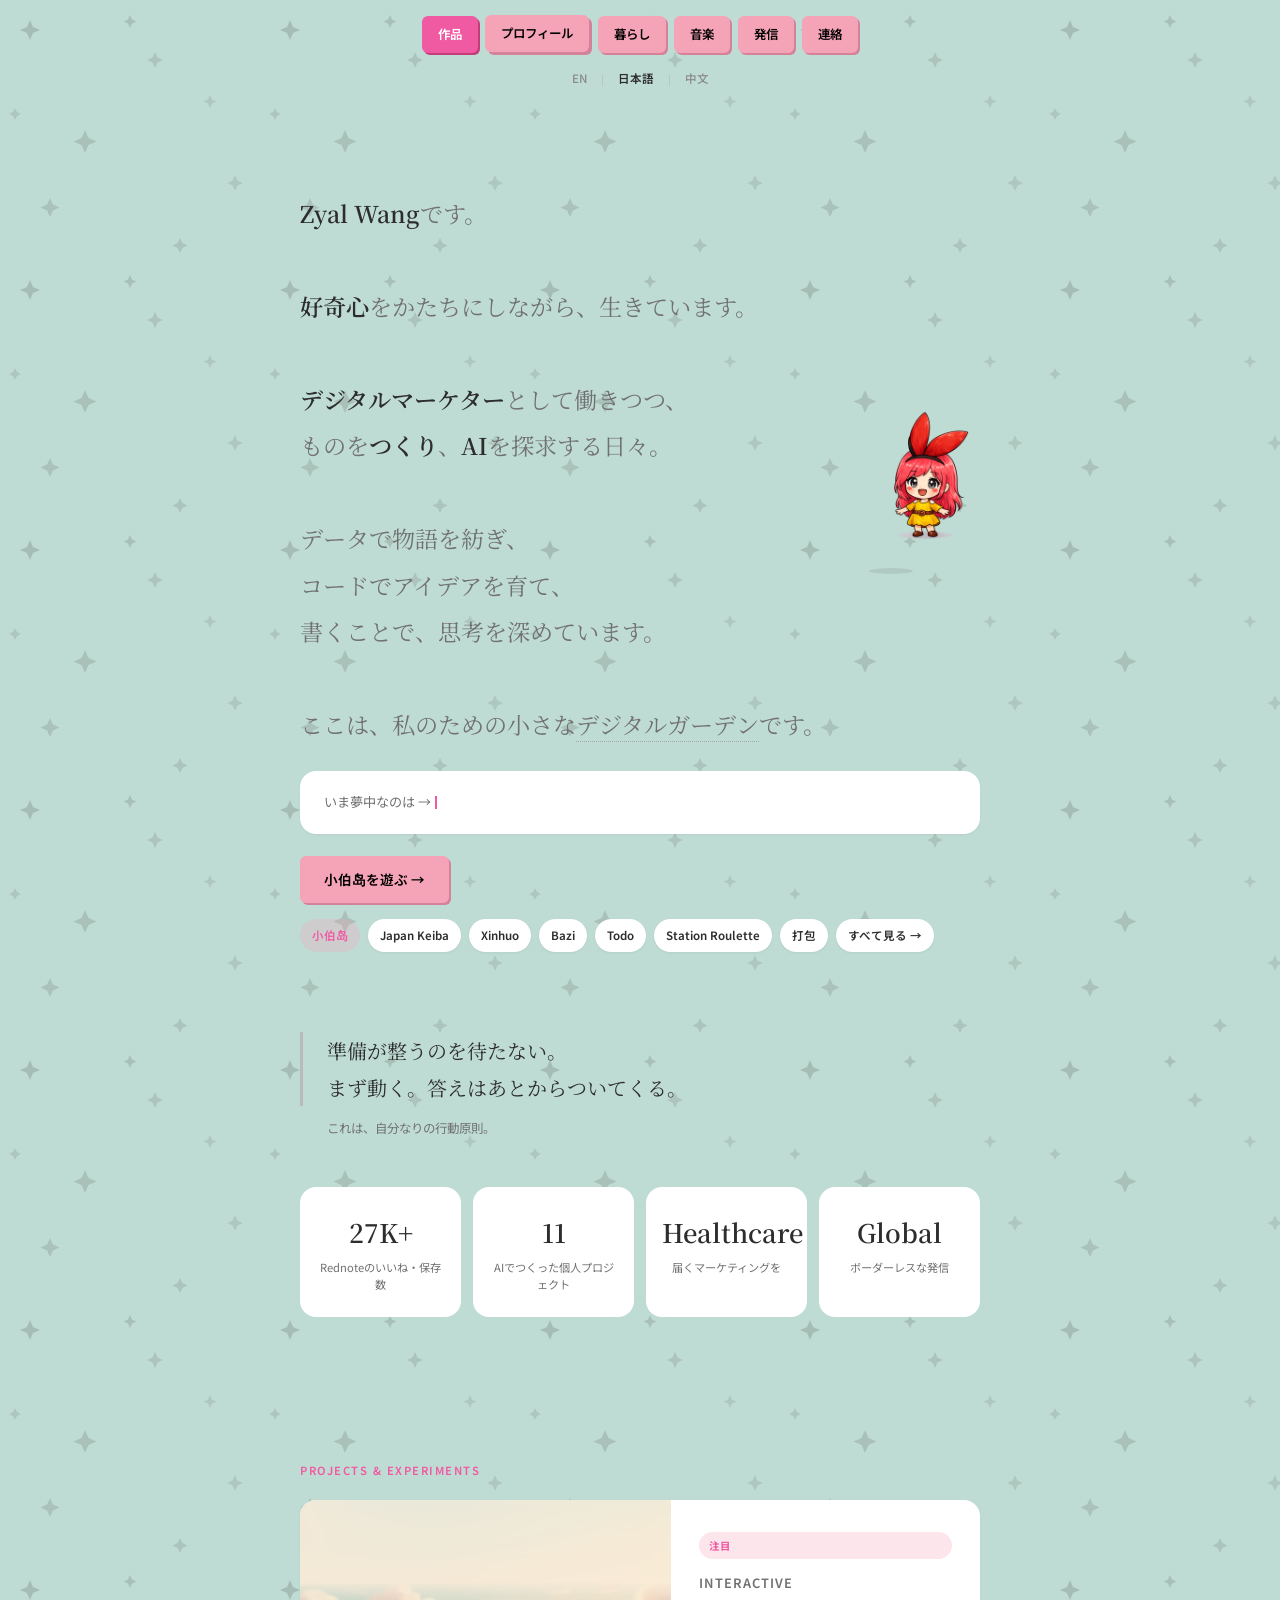
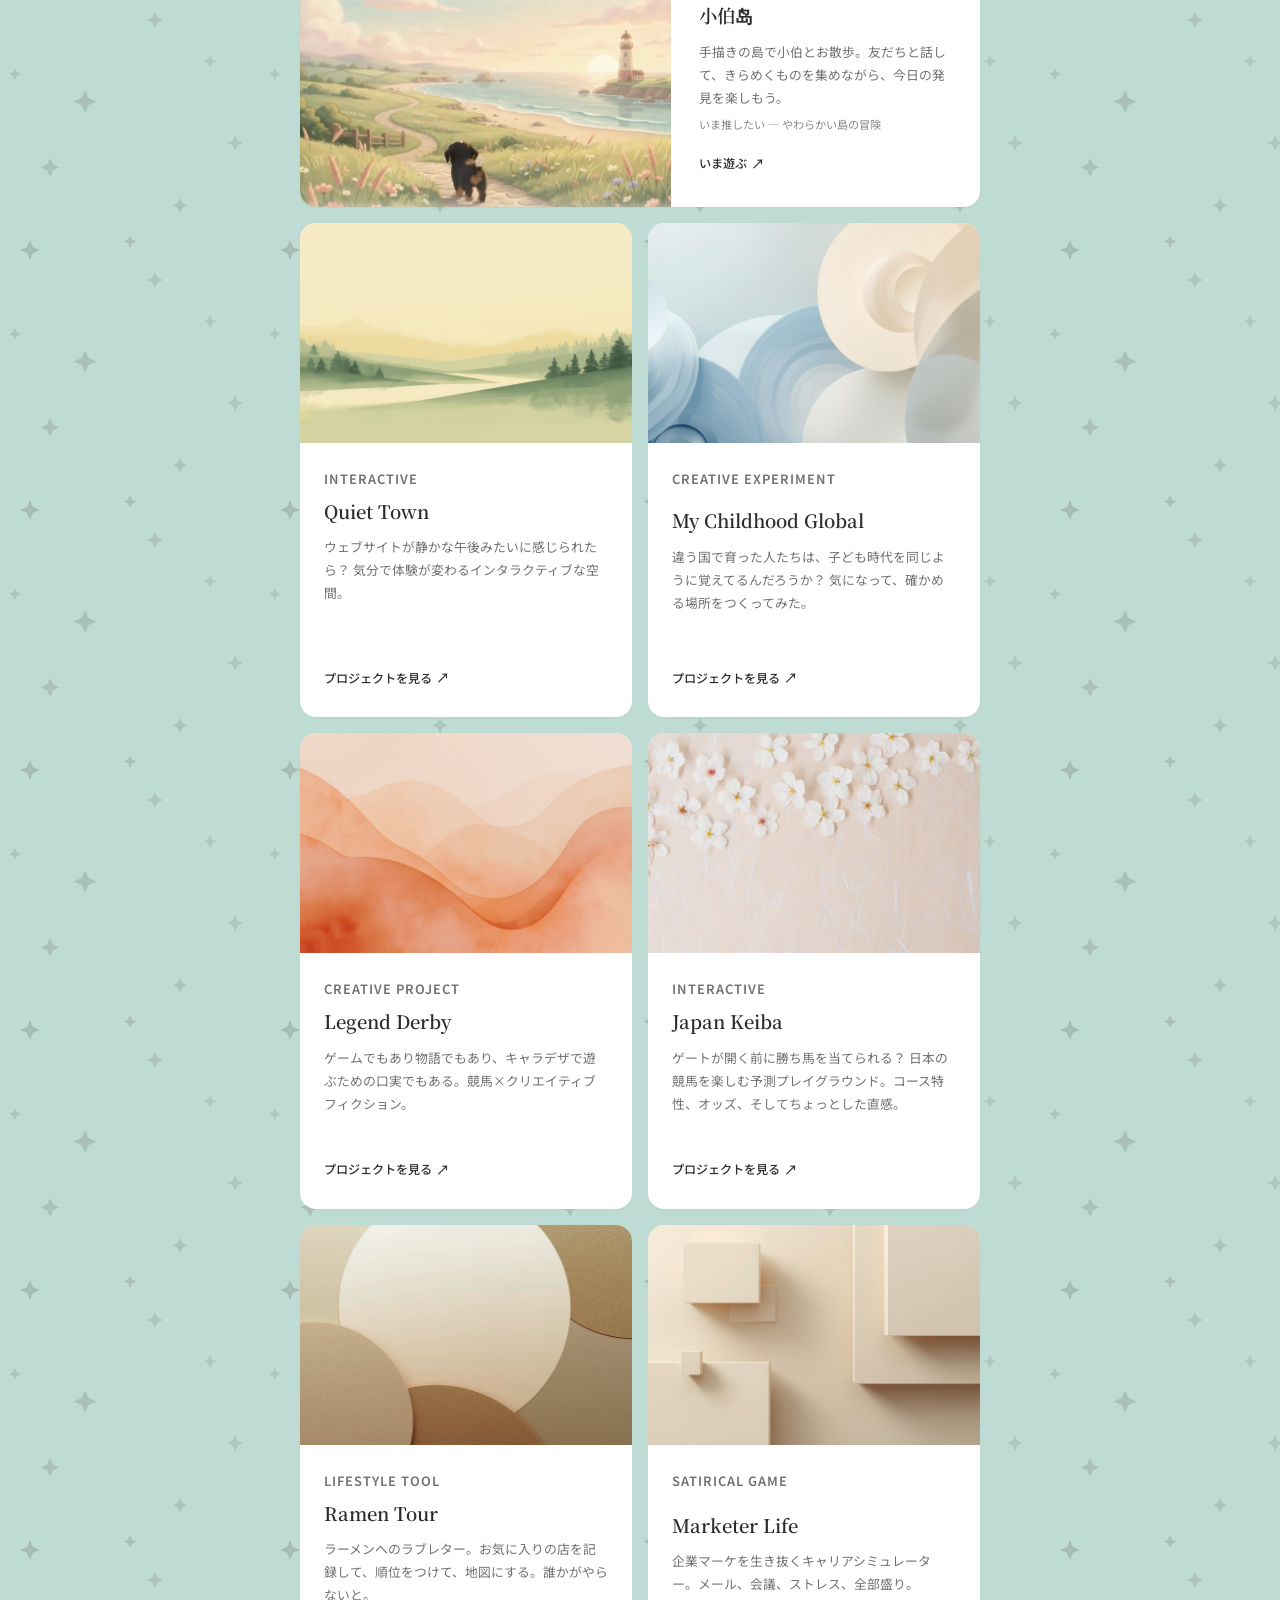
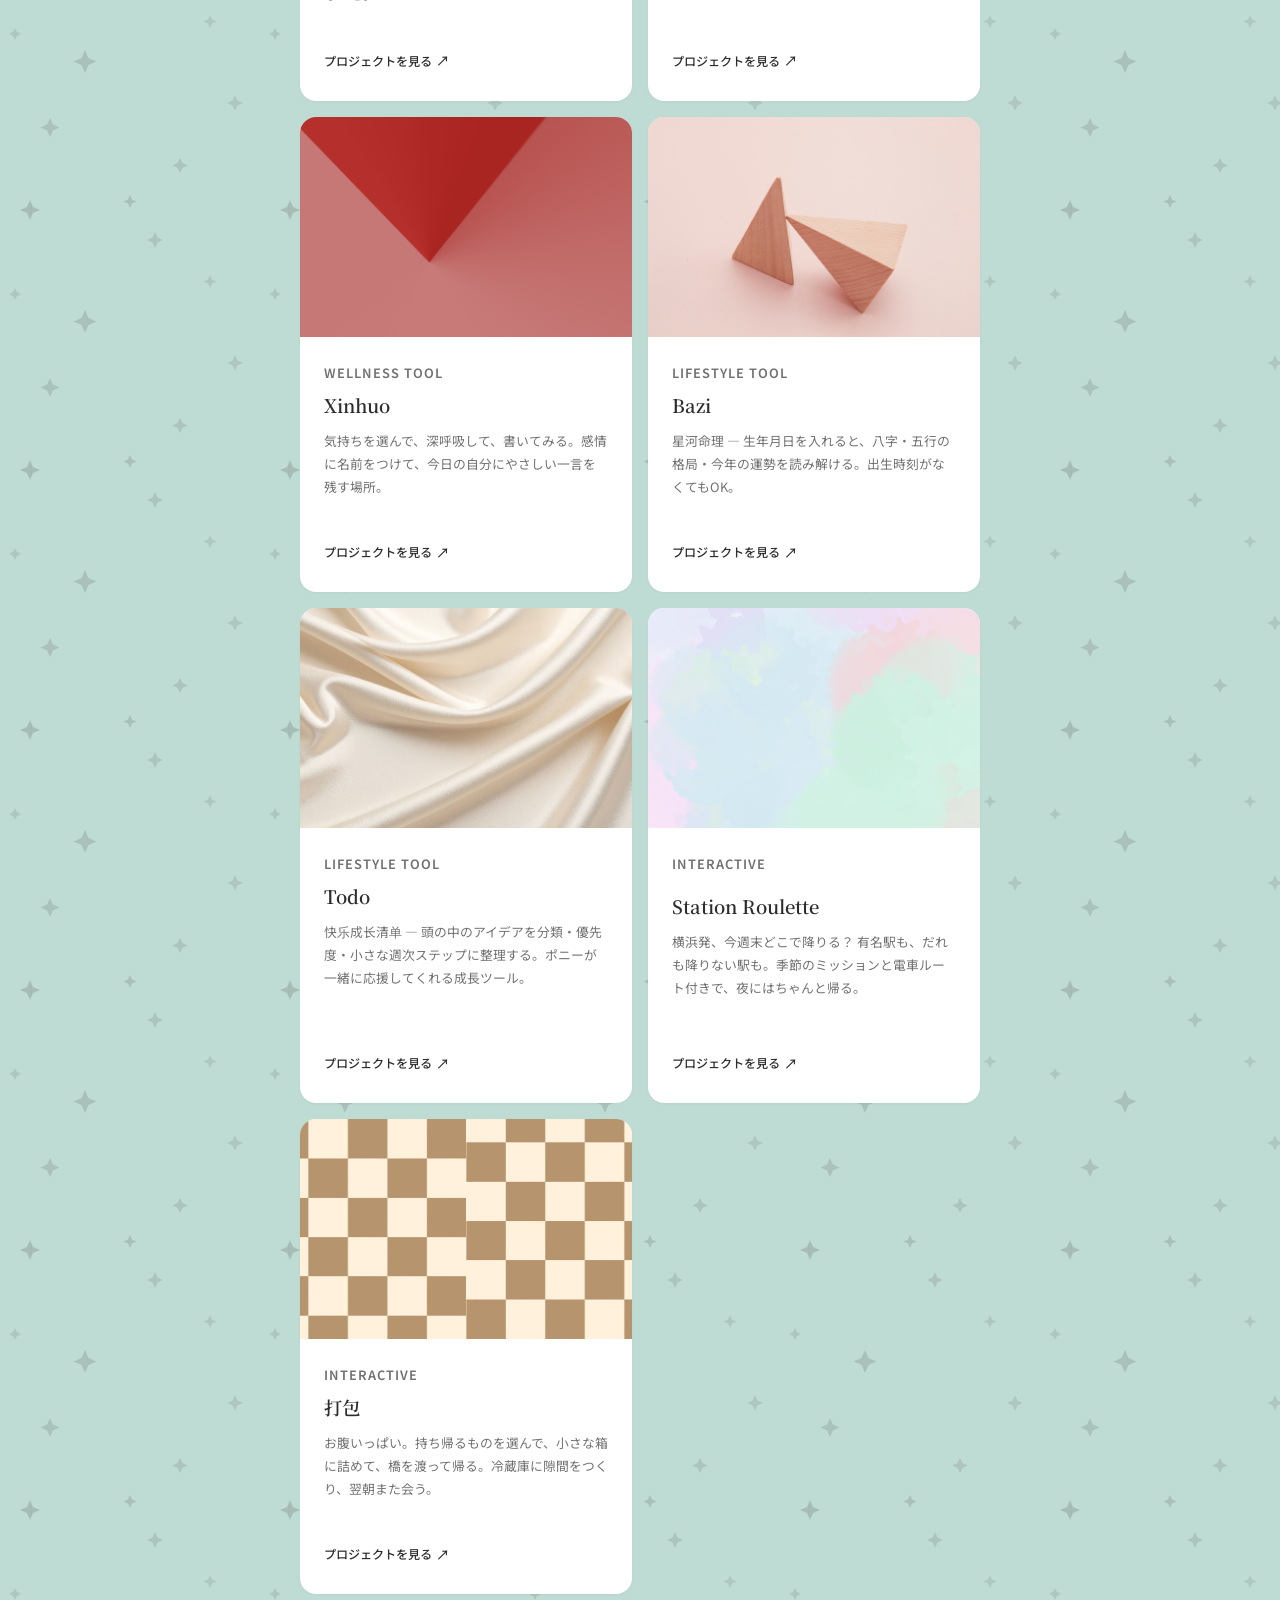
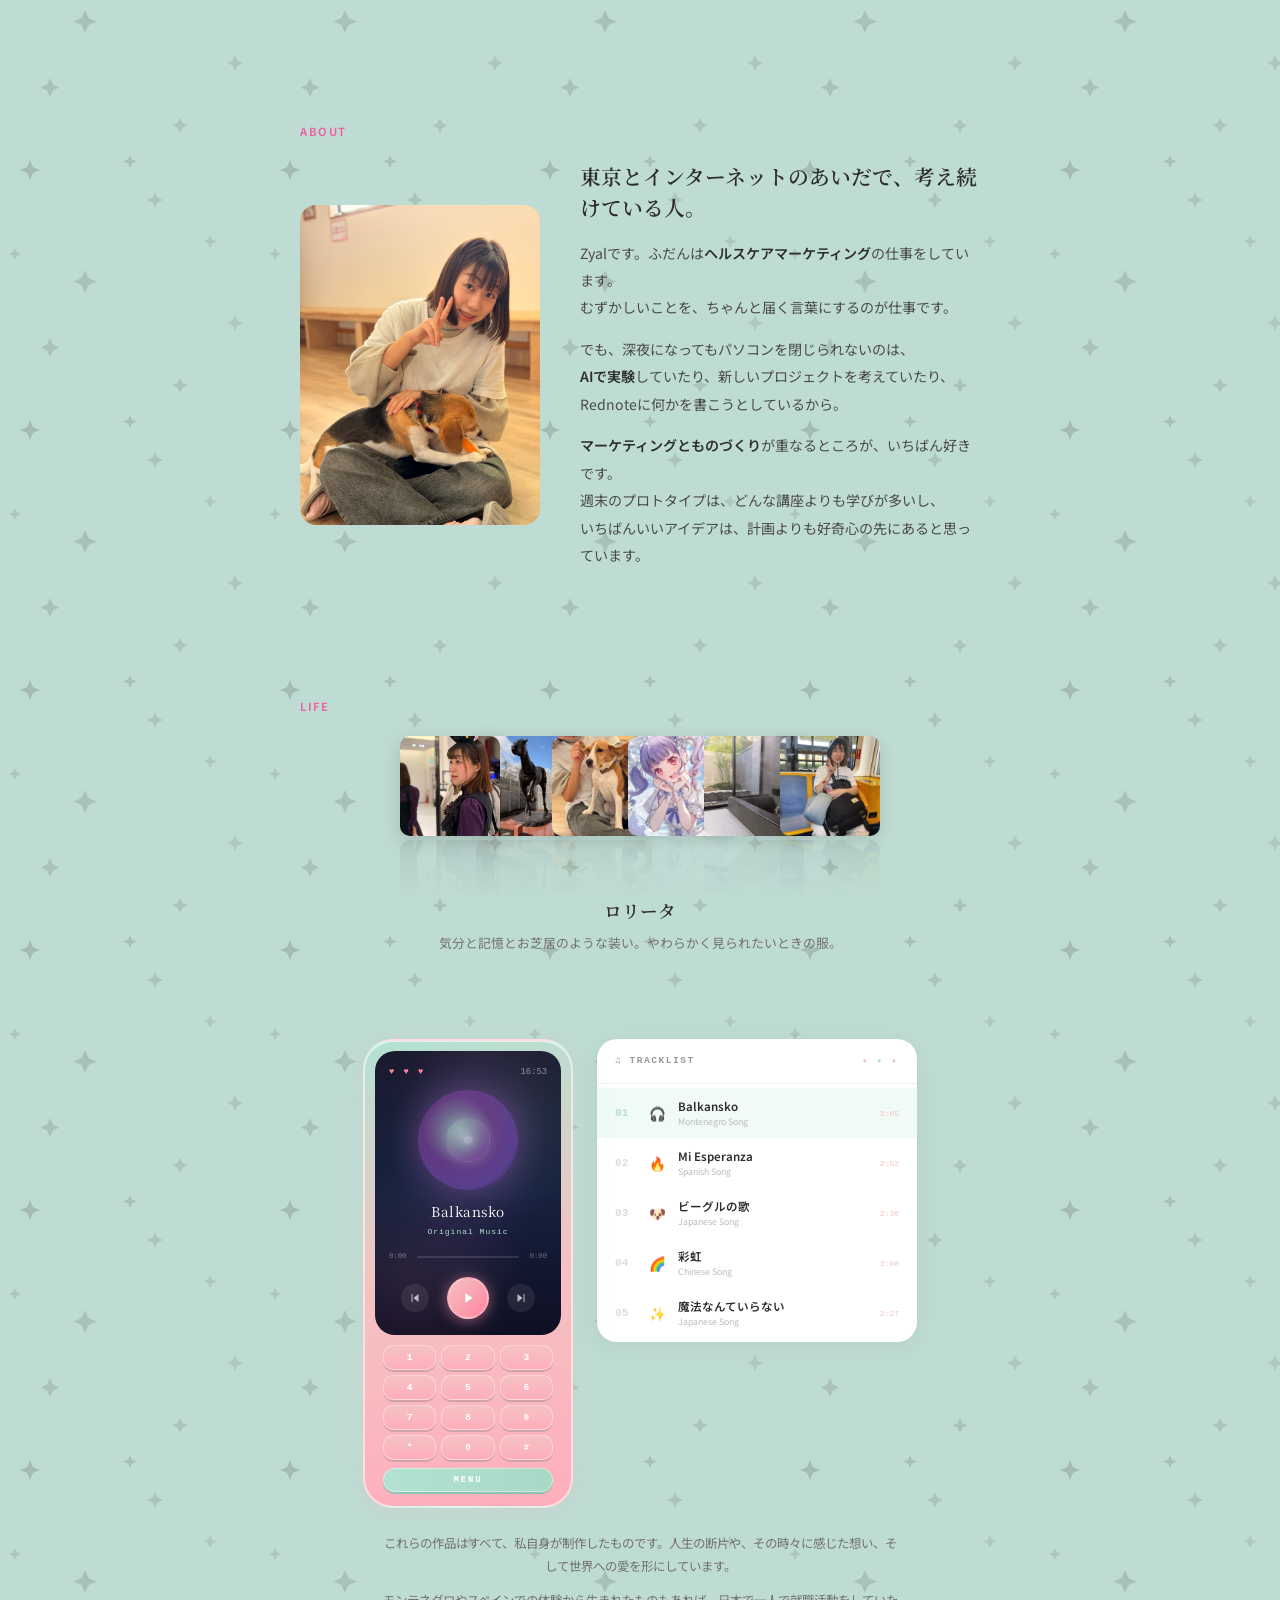
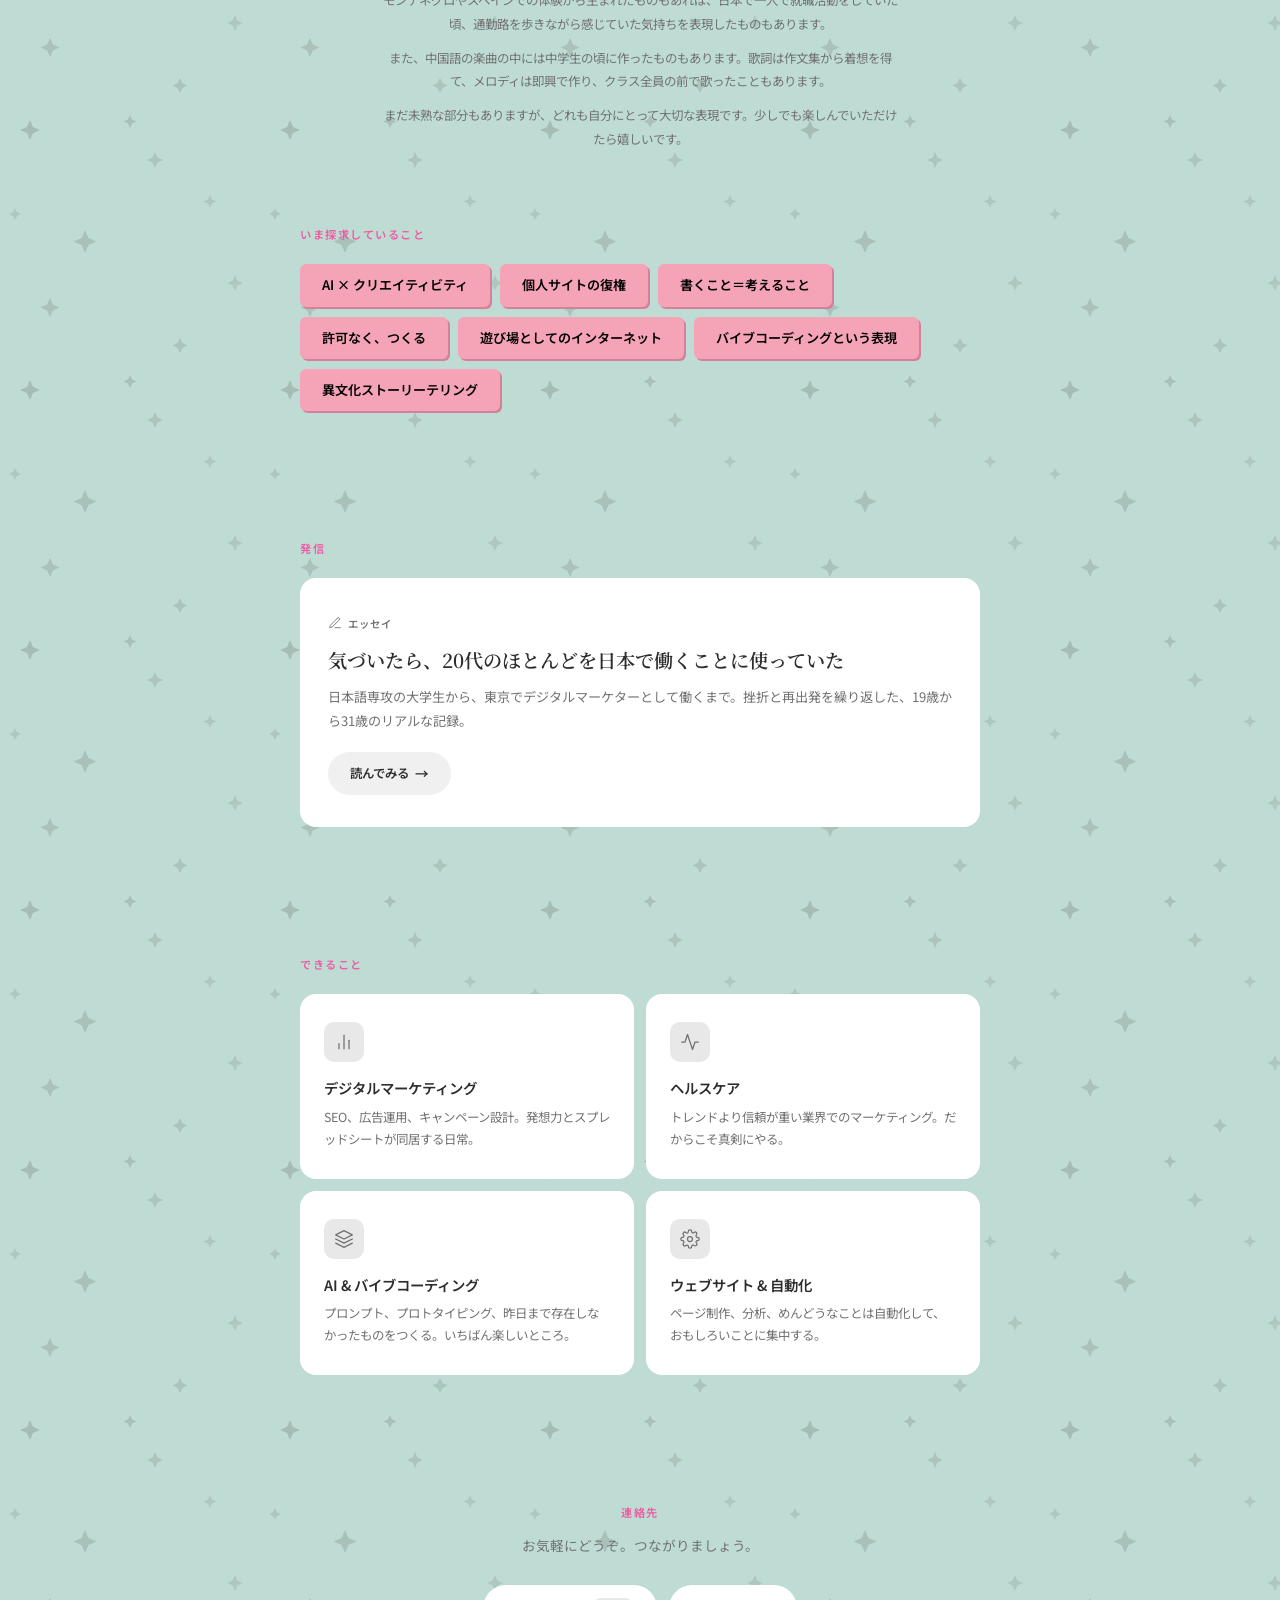
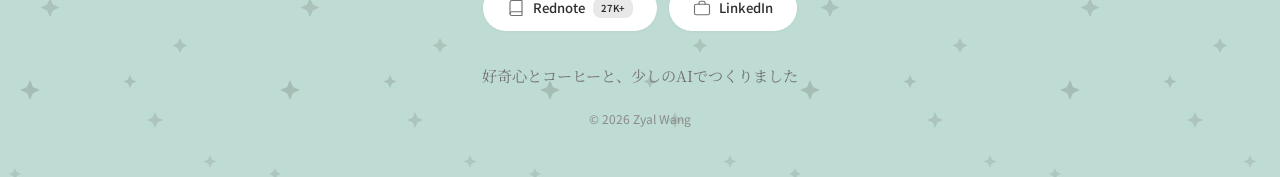
<file: ja/index.html>
<!DOCTYPE html>
<html lang="ja"><head>
  <!-- Google Tag Manager -->
<script>(function(w,d,s,l,i){w[l]=w[l]||[];w[l].push({'gtm.start':
new Date().getTime(),event:'gtm.js'});var f=d.getElementsByTagName(s)[0],
j=d.createElement(s),dl=l!='dataLayer'?'&l='+l:'';j.async=true;j.src=
'https://www.googletagmanager.com/gtm.js?id='+i+dl;f.parentNode.insertBefore(j,f);
})(window,document,'script','dataLayer','GTM-NZXPKF83');</script>
<!-- End Google Tag Manager -->
  <meta http-equiv="Content-Type" content="text/html; charset=UTF-8">
  <meta name="viewport" content="width=device-width, initial-scale=1.0">
  <title>Zyal Wang | マーケティング、AI、好奇心のある暮らし</title>
  <meta name="description" content="デジタルマーケティング、AIプロジェクト、クリエイティブな実験、文化のあいだで生きる日々を綴る、インターネットの片隅。">
  <!-- Google Search Console -->
  <meta name="google-site-verification" content="9sDPMP5eEM-u4sxH_2bG6KSkaLZlipDWN4YRXhgr1_8" />
  <!-- Open Graph -->
  <meta property="og:title" content="Zyal Wang | マーケティング、AI、好奇心のある暮らし">
  <meta property="og:description" content="デジタルマーケティング、AIプロジェクト、クリエイティブな実験、文化のあいだで生きる日々を綴る、インターネットの片隅。">
  <meta property="og:image" content="https://zyalwang.com/Portraitphotosquare.jpeg">
  <meta property="og:type" content="website">
  <meta property="og:url" content="https://zyalwang.com/ja/">
  <link rel="canonical" href="https://zyalwang.com/ja/">
  <link rel="alternate" hreflang="en" href="https://zyalwang.com/">
  <link rel="alternate" hreflang="ja" href="https://zyalwang.com/ja/">
  <link rel="alternate" hreflang="zh" href="https://zyalwang.com/zh/">
  <link rel="alternate" hreflang="x-default" href="https://zyalwang.com/">
  <script type="application/ld+json">
  {
    "@context": "https://schema.org",
    "@type": "WebSite",
    "name": "Zyal Wang",
    "url": "https://zyalwang.com/ja/",
    "author": {
      "@type": "Person",
      "name": "Zyal Wang",
      "url": "https://zyalwang.com",
      "jobTitle": "デジタルマーケティング",
      "sameAs": [
        "https://www.linkedin.com/in/wangxinlu",
        "https://xhslink.com/m/3NL8vdNT7zq"
      ]
    },
    "description": "デジタルマーケティング、AIプロジェクト、クリエイティブな実験、文化のあいだで生きる日々を綴る、インターネットの片隅。",
    "inLanguage": "ja"
  }
  </script>
  <link href="https://fonts.googleapis.com/css2?family=Newsreader:ital,wght@0,400;0,600;1,400&family=Inter:wght@400;500;600&family=Noto+Serif+JP:wght@400;600&family=Noto+Sans+JP:wght@400;500;600&display=swap" rel="stylesheet">
  <style>
    *, *::before, *::after { margin: 0; padding: 0; box-sizing: border-box; }
    html { scroll-behavior: smooth; }
    body {
      font-family: 'Noto Sans JP', 'Inter', -apple-system, sans-serif;
      color: #2D2D2D;
      background-color: #BFDCD4;
      background-image: url("data:image/svg+xml,%3Csvg xmlns='http://www.w3.org/2000/svg' width='260' height='260'%3E%3Cpath d='M30 20l3 7 7 3-7 3-3 7-3-7-7-3 7-3z' fill='%23889890' opacity='.45'/%3E%3Cpath d='M155 52l2.5 5.5 5.5 2.5-5.5 2.5-2.5 5.5-2.5-5.5-5.5-2.5 5.5-2.5z' fill='%23889890' opacity='.35'/%3E%3Cpath d='M85 130l3.5 8 8 3.5-8 3.5-3.5 8-3.5-8-8-3.5 8-3.5z' fill='%23889890' opacity='.4'/%3E%3Cpath d='M210 95l2 4.5 4.5 2-4.5 2-2 4.5-2-4.5-4.5-2 4.5-2z' fill='%23889890' opacity='.3'/%3E%3Cpath d='M50 198l3 6.5 6.5 3-6.5 3-3 6.5-3-6.5-6.5-3 6.5-3z' fill='%23889890' opacity='.38'/%3E%3Cpath d='M130 15l2 4.5 4.5 2-4.5 2-2 4.5-2-4.5-4.5-2 4.5-2z' fill='%23889890' opacity='.42'/%3E%3Cpath d='M235 175l2.5 5.5 5.5 2.5-5.5 2.5-2.5 5.5-2.5-5.5-5.5-2.5 5.5-2.5z' fill='%23889890' opacity='.3'/%3E%3Cpath d='M180 238l2.5 5 5 2.5-5 2.5-2.5 5-2.5-5-5-2.5 5-2.5z' fill='%23889890' opacity='.36'/%3E%3Cpath d='M15 108l2 4 4 2-4 2-2 4-2-4-4-2 4-2z' fill='%23889890' opacity='.33'/%3E%3C/svg%3E");
      background-repeat: repeat;
      line-height: 1.7;
      -webkit-font-smoothing: antialiased;
    }

    /* ── Layout ── */
    .wrapper { max-width: 720px; margin: 0 auto; padding: 0 20px; }

    /* ── Fade-in ── */
    .fade-in {
      opacity: 0; transform: translateY(20px);
      transition: opacity 0.6s ease, transform 0.6s ease;
    }
    .fade-in.visible { opacity: 1; transform: translateY(0); }

    /* ── Nav ── */
    nav {
      position: sticky; top: 16px; z-index: 10;
      max-width: 720px; margin: 16px auto 0;
      padding: 0 20px;
    }
    .nav-pill {
      display: flex; align-items: center; justify-content: center;
      gap: 8px;
      background: none;
      width: fit-content; margin: 0 auto;
    }
    .nav-pill a {
      font-size: 0.78rem; font-weight: 600; color: #000;
      text-decoration: none; padding: 8px 16px; border-radius: 6px;
      background: #F5A3B7;
      box-shadow: 2px 2px 0 #d4829a;
      transition: transform 0.2s, box-shadow 0.2s;
    }
    .nav-pill a:hover { transform: translate(-1px, -1px); box-shadow: 3px 3px 0 #d4829a; }
    .nav-pill a.active { box-shadow: 3px 3px 0 #d4829a; transform: translate(-1px, -1px); }
    .nav-pill a.nav-projects {
      background: #F05AA3;
      color: #fff;
      box-shadow: 2px 2px 0 #c43d7a;
    }
    .nav-pill a.nav-projects:hover,
    .nav-pill a.nav-projects.active {
      box-shadow: 3px 3px 0 #c43d7a;
    }

    .hero-actions { margin-top: 22px; }
    .hero-cta {
      display: inline-flex; align-items: center; gap: 6px;
      font-size: 0.85rem; font-weight: 600; color: #000;
      text-decoration: none; padding: 12px 24px; border-radius: 6px;
      background: #F5A3B7; box-shadow: 2px 2px 0 #d4829a;
      transition: transform 0.2s, box-shadow 0.2s;
    }
    .hero-cta:hover { transform: translate(-1px, -2px); box-shadow: 4px 4px 0 #d4829a; }
    .project-spotlight {
      display: flex; flex-wrap: wrap; gap: 8px;
      margin-top: 16px;
    }
    .spotlight-chip {
      font-size: 0.72rem; font-weight: 600; color: #2D2D2D;
      text-decoration: none; padding: 7px 12px; border-radius: 999px;
      background: #fff; box-shadow: 0 1px 3px rgba(0,0,0,0.06);
      transition: transform 0.2s, box-shadow 0.2s, color 0.2s;
    }
    .spotlight-chip:hover {
      transform: translateY(-1px);
      color: #F05AA3;
      box-shadow: 0 4px 12px rgba(240,90,163,0.18);
    }

    /* ── Language switcher ── */
    .lang-bar {
      text-align: center;
      padding: 10px 0 0;
    }
    .lang-bar a {
      font-size: 0.72rem; font-weight: 500; color: #8A8A8A;
      text-decoration: none; padding: 4px 10px;
      transition: color 0.2s;
    }
    .lang-bar a:hover { color: #2D2D2D; }
    .lang-bar a.current { color: #2D2D2D; font-weight: 600; }
    .lang-bar span { color: #BABABA; font-size: 0.65rem; }

    /* ── Music player (Y2K flip phone) ── */
    @import url('https://fonts.googleapis.com/css2?family=Silkscreen:wght@400;700&display=swap');
    .music-player { max-width: 720px; margin: 20px auto 0; padding: 0 20px; }
    .music-widget {
      display: flex; align-items: flex-start; justify-content: center; gap: 24px;
    }
    .phone {
      width: 210px; flex-shrink: 0;
      background: linear-gradient(170deg, #B2E2D2 0%, #F4C2C2 50%, #FFAEBC 100%);
      border-radius: 30px; padding: 10px;
      box-shadow: 0 8px 32px rgba(178,226,210,0.35), 0 4px 16px rgba(255,174,188,0.3), inset 0 1px 0 rgba(255,255,255,0.6);
      border: 2.5px solid rgba(255,255,255,0.55);
      position: relative;
    }
    .phone-screen {
      background: linear-gradient(180deg, #1a1a2e 0%, #16213e 50%, #0f0f23 100%);
      border-radius: 20px; padding: 14px 14px 16px; margin-bottom: 10px;
      position: relative; overflow: hidden;
    }
    .phone-screen::before {
      content: ''; position: absolute; top: 0; left: 0; right: 0; bottom: 0;
      background: radial-gradient(ellipse at 50% 30%, rgba(157,80,187,0.15) 0%, transparent 60%),
                  radial-gradient(circle at 20% 80%, rgba(255,133,161,0.1) 0%, transparent 40%),
                  radial-gradient(circle at 80% 20%, rgba(178,226,210,0.08) 0%, transparent 40%);
      pointer-events: none;
    }
    .screen-status {
      display: flex; justify-content: space-between; align-items: center; margin-bottom: 10px;
      font-family: 'Silkscreen', monospace; position: relative; z-index: 1;
    }
    .screen-hearts { font-size: 0.55rem; color: #FF85A1; letter-spacing: 2px; }
    .screen-clock { font-size: 0.55rem; color: rgba(255,255,255,0.5); }
    .screen-album {
      width: 100px; height: 100px; margin: 0 auto 10px; border-radius: 50%;
      background: radial-gradient(circle at 40% 40%, rgba(178,226,210,0.6) 0%, rgba(157,80,187,0.5) 40%, rgba(110,72,170,0.7) 70%, rgba(30,30,38,0.9) 100%);
      display: flex; align-items: center; justify-content: center;
      box-shadow: 0 0 30px rgba(157,80,187,0.4), 0 0 60px rgba(178,226,210,0.15);
      position: relative; z-index: 1;
    }
    .cd-icon {
      width: 44px; height: 44px; border-radius: 50%;
      background: radial-gradient(circle at 40% 40%, rgba(255,255,255,0.3) 0%, rgba(178,226,210,0.2) 40%, rgba(157,80,187,0.15) 70%, transparent 100%);
      box-shadow: inset 0 0 8px rgba(255,255,255,0.15), 0 0 12px rgba(178,226,210,0.3);
      position: relative; border: 1px solid rgba(255,255,255,0.1);
    }
    .cd-icon::after {
      content: ''; position: absolute; top: 50%; left: 50%; transform: translate(-50%,-50%);
      width: 8px; height: 8px; border-radius: 50%;
      background: rgba(255,255,255,0.2); box-shadow: 0 0 4px rgba(178,226,210,0.5);
    }
    .screen-title {
      font-family: 'Noto Serif JP', 'Newsreader', Georgia, serif;
      font-size: 0.85rem; font-weight: 400; color: #fff;
      text-align: center; margin-bottom: 2px;
      white-space: nowrap; overflow: hidden; text-overflow: ellipsis;
      position: relative; z-index: 1; letter-spacing: 0.5px;
    }
    .screen-artist {
      font-family: 'Silkscreen', monospace; font-size: 0.5rem; color: #B2E2D2;
      text-align: center; margin-bottom: 12px; position: relative; z-index: 1; letter-spacing: 1px;
    }
    .screen-progress-wrap {
      display: flex; align-items: center; gap: 6px; margin-bottom: 14px;
      position: relative; z-index: 1;
    }
    .screen-progress-time {
      font-family: 'Silkscreen', monospace; font-size: 0.45rem; color: rgba(255,255,255,0.4); min-width: 22px;
    }
    .screen-progress-time.right { text-align: right; }
    .screen-progress {
      flex-grow: 1; height: 2px; background: rgba(255,255,255,0.12); border-radius: 2px;
      cursor: pointer; overflow: hidden;
    }
    .screen-progress-fill {
      height: 100%; width: 0%; background: linear-gradient(90deg, #B2E2D2, #FF85A1);
      border-radius: 2px; transition: width 0.1s linear;
    }
    .screen-controls {
      display: flex; justify-content: center; align-items: center; gap: 18px;
      position: relative; z-index: 1;
    }
    .ctrl-skip {
      width: 28px; height: 28px; border: none; background: rgba(255,255,255,0.08);
      border-radius: 50%; cursor: pointer; display: flex; align-items: center; justify-content: center;
      transition: transform 0.15s, background 0.15s;
    }
    .ctrl-skip:hover { transform: scale(1.15); background: rgba(255,255,255,0.15); }
    .ctrl-skip svg { width: 12px; height: 12px; fill: rgba(255,255,255,0.7); }
    .ctrl-play {
      width: 42px; height: 42px; border-radius: 50%;
      border: 2px solid rgba(255,255,255,0.2);
      background: linear-gradient(135deg, #F4C2C2 0%, #FF85A1 100%);
      cursor: pointer; display: flex; align-items: center; justify-content: center;
      box-shadow: 0 2px 12px rgba(255,133,161,0.4), 0 0 20px rgba(244,194,194,0.2);
      transition: transform 0.15s, box-shadow 0.15s;
    }
    .ctrl-play:hover { transform: scale(1.1); box-shadow: 0 4px 20px rgba(255,133,161,0.5); }
    .ctrl-play:active { transform: scale(0.95); }
    .ctrl-play svg { width: 16px; height: 16px; fill: #fff; }
    .phone-keypad {
      display: grid; grid-template-columns: repeat(3, 1fr);
      gap: 5px; padding: 0 8px; margin-bottom: 8px;
    }
    .key {
      background: linear-gradient(180deg, #F4C2C2 0%, #FFAEBC 100%);
      border: 1.5px solid rgba(255,255,255,0.4); border-radius: 10px; padding: 6px 0;
      font-family: 'Silkscreen', monospace; font-size: 0.6rem; font-weight: 700; color: #fff;
      cursor: default; box-shadow: 0 2px 0 #d4a0aa; transition: transform 0.1s;
    }
    .key:active { transform: translateY(1px); box-shadow: 0 1px 0 #d4a0aa; }
    .phone-menu {
      display: block; width: calc(100% - 16px); margin: 0 8px 4px;
      background: linear-gradient(90deg, #B2E2D2, #A8D8C8);
      border: 1.5px solid rgba(255,255,255,0.4); border-radius: 20px; padding: 6px 0;
      font-family: 'Silkscreen', monospace; font-size: 0.55rem; font-weight: 700; color: #fff;
      letter-spacing: 2px; box-shadow: 0 2px 0 #8ec4b2; cursor: default;
    }
    .tracklist-panel {
      flex-grow: 1; max-width: 320px; background: #fff;
      border-radius: 20px; overflow: hidden;
      box-shadow: 0 4px 24px rgba(0,0,0,0.06);
    }
    .tracklist-header {
      padding: 14px 18px; font-family: 'Silkscreen', monospace;
      font-size: 0.6rem; font-weight: 700; color: #999;
      letter-spacing: 1.5px; text-transform: uppercase;
      display: flex; align-items: center; justify-content: space-between;
      border-bottom: 1px solid #f0f0f0;
    }
    .tracklist-header::after {
      content: '● ● ●'; font-size: 0.45rem; letter-spacing: 3px;
      background: linear-gradient(90deg, #F4C2C2, #B2E2D2, #F4C2C2);
      -webkit-background-clip: text; -webkit-text-fill-color: transparent; background-clip: text;
    }
    .tracklist-items { padding: 4px 0; }
    .track-item {
      display: flex; align-items: center; gap: 12px; padding: 10px 18px;
      cursor: pointer; transition: background 0.15s;
      border: none; background: none; width: 100%; text-align: left; font-family: inherit;
    }
    .track-item:hover { background: #f9f9f9; }
    .track-item.active { background: #f0faf6; }
    .track-idx {
      font-family: 'Silkscreen', monospace; font-size: 0.7rem; font-weight: 700; color: #ddd; min-width: 22px;
    }
    .track-item.active .track-idx { color: #B2E2D2; }
    .track-emoji { font-size: 0.85rem; flex-shrink: 0; }
    .track-info { flex-grow: 1; min-width: 0; }
    .track-name {
      font-size: 0.72rem; font-weight: 600; color: #2D2D2D;
      white-space: nowrap; overflow: hidden; text-overflow: ellipsis; display: block;
    }
    .track-sub { font-size: 0.55rem; color: #bbb; display: block; margin-top: 1px; }
    .track-dur { font-family: 'Silkscreen', monospace; font-size: 0.5rem; color: #F4C2C2; flex-shrink: 0; }
    .music-desc {
      max-width: 520px; margin: 24px auto 0; text-align: center;
      font-size: 0.78rem; line-height: 1.9; color: #717171;
    }
    .music-desc p { margin-bottom: 10px; }
    @media (max-width: 600px) {
      .music-widget { flex-direction: column; align-items: center; gap: 16px; }
      .phone { width: 190px; }
      .tracklist-panel { max-width: 100%; width: 100%; }
      .screen-album { width: 80px; height: 80px; }
      .cd-icon { width: 36px; height: 36px; }
    }

    /* ── Sections ── */
    section { padding: 64px 0; }

    /* ── Hero ── */
    .hero {
      padding: 100px 0 48px;
    }
    .hero-text {
      font-family: 'Noto Serif JP', 'Newsreader', Georgia, serif;
      font-size: 1.45rem;
      font-weight: 400;
      line-height: 2;
      color: #717171;
    }
    .hero-text strong {
      color: #2D2D2D;
      font-weight: 600;
    }
    .hero-text a {
      color: #717171;
      text-decoration: none;
      border-bottom: 1.5px dotted #AAAAAA;
      transition: color 0.2s, border-color 0.2s;
    }
    .hero-text a:hover { color: #2D2D2D; border-color: #2D2D2D; }
    .currently {
      margin-top: 24px;
      font-size: 0.82rem; font-weight: 400; color: #717171;
      background: #fff;
      border-radius: 16px;
      padding: 20px 24px;
      box-shadow: 0 1px 3px rgba(0,0,0,0.05);
    }
    .currently span { color: #2D2D2D; font-weight: 500; }
    .currently .rotating-text {
      display: inline;
      color: #F05AA3;
      font-weight: 600;
    }
    .currently .tw-cursor {
      display: inline-block;
      width: 2px; height: 1em;
      vertical-align: -2px;
      margin-left: 1px;
      background: #F05AA3;
      animation: tw-blink 1s steps(1) infinite;
    }
    @keyframes tw-blink { 50% { opacity: 0; } }

    /* ── Manifesto ── */
    .manifesto {
      padding: 32px 0 48px;
    }
    .manifesto blockquote {
      font-family: 'Noto Serif JP', 'Newsreader', Georgia, serif;
      font-size: 1.25rem;
      font-weight: 400;
      font-style: normal;
      color: #2D2D2D;
      line-height: 1.85;
      border-left: 3px solid #BABABA;
      padding-left: 24px;
    }
    .manifesto .quote-attr {
      margin-top: 12px;
      padding-left: 27px;
      font-size: 0.78rem;
      color: #717171;
      font-style: normal;
    }

    /* ── Cards ── */
    .card {
      background: #F0F0F0;
      border-radius: 16px;
      overflow: hidden;
      transition: transform 0.35s ease, box-shadow 0.35s ease;
    }
    .card:hover {
      transform: translateY(-4px);
      box-shadow: 0 12px 40px rgba(0,0,0,0.10);
    }

    /* ── Section headers ── */
    .section-label {
      font-size: 0.7rem;
      font-weight: 600;
      letter-spacing: 1.5px;
      text-transform: uppercase;
      color: #F05AA3;
      margin-bottom: 20px;
    }

    /* ── Stats row ── */
    .stats-row {
      display: grid;
      grid-template-columns: repeat(4, 1fr);
      gap: 12px;
      padding: 0 0 16px;
    }
    .stat-card {
      padding: 24px 16px;
      text-align: center;
      background: #fff;
    }
    .stat-card .stat-number {
      font-family: 'Noto Serif JP', 'Newsreader', Georgia, serif;
      font-weight: 600;
      font-size: 1.6rem;
      color: #2D2D2D;
      margin-bottom: 4px;
    }
    .stat-card .stat-label {
      font-size: 0.7rem;
      color: #717171;
      line-height: 1.5;
    }

    /* ── About ── */
    .about-grid {
      display: grid;
      grid-template-columns: 240px 1fr;
      gap: 40px;
      align-items: center;
    }
    .about-portrait {
      border-radius: 16px;
      overflow: hidden;
      aspect-ratio: 3 / 4;
    }
    .about-portrait img { width: 100%; height: 100%; object-fit: cover; display: block; }
    .about-text h2 {
      font-family: 'Noto Serif JP', 'Newsreader', Georgia, serif;
      font-weight: 600;
      font-size: 1.3rem;
      margin-bottom: 16px;
      line-height: 1.5;
    }
    .about-text p {
      font-size: 0.88rem;
      font-weight: 400;
      color: #4A4A4A;
      line-height: 1.95;
      margin-bottom: 14px;
    }
    .about-text p:last-child { margin-bottom: 0; }
    .about-text em {
      font-style: normal;
      font-weight: 600;
      color: #2D2D2D;
    }

    /* ── Exploring tags ── */
    .tag-cloud {
      display: flex; flex-wrap: wrap; gap: 10px;
    }
    .explore-tag {
      font-size: 0.82rem; font-weight: 600;
      color: #000; padding: 10px 22px;
      border-radius: 6px; background: #F5A3B7;
      border: none;
      box-shadow: 2px 2px 0 #d4829a;
      transition: transform 0.2s, box-shadow 0.2s;
      cursor: default;
    }
    .explore-tag:hover {
      transform: translate(-1px, -2px);
      box-shadow: 4px 4px 0 #d4829a;
    }

    /* ── Grid ── */
    .grid-3 { display: grid; grid-template-columns: repeat(3, 1fr); gap: 12px; }
    .grid-2 { display: grid; grid-template-columns: repeat(2, 1fr); gap: 12px; }

    /* life gallery – cover flow style */
    .life-gallery {
      display: flex;
      justify-content: center;
      padding-bottom: 40px;
      perspective: 800px;
      margin: 0 -10px;
    }
    .life-photo {
      width: 100px; height: 100px;
      border-radius: 10px;
      overflow: visible;
      cursor: pointer;
      flex-shrink: 0;
      position: relative;
      margin: 0 -12px;
      z-index: 1;
      transition: transform 0.5s cubic-bezier(0.25, 0.46, 0.45, 0.94),
                  z-index 0s, box-shadow 0.5s ease;
    }
    .life-photo img {
      width: 100%; height: 100%; object-fit: cover; display: block;
      border-radius: 10px;
      box-shadow: 0 4px 16px rgba(0,0,0,0.12);
      -webkit-box-reflect: below 4px
        linear-gradient(to bottom, transparent 40%, rgba(0,0,0,0.08));
    }

    .life-photo.tilt-left {
      transform: rotateY(35deg) scale(0.88);
      z-index: 2;
    }
    .life-photo.tilt-right {
      transform: rotateY(-35deg) scale(0.88);
      z-index: 2;
    }
    .life-photo.is-hover {
      transform: rotateY(0deg) scale(1.15);
      z-index: 10;
    }
    .life-photo.is-hover img {
      box-shadow: 0 12px 40px rgba(0,0,0,0.18);
    }
    .life-photo.tilt-far { z-index: 1; }

    .life-photo.active {
      z-index: 3;
    }
    .life-photo.active img {
      box-shadow: 0 6px 20px rgba(0,0,0,0.15);
    }
    .life-caption {
      text-align: center;
      padding-top: 20px;
    }
    .life-caption h3 {
      font-family: 'Noto Serif JP', 'Newsreader', Georgia, serif;
      font-weight: 600; font-size: 1.1rem;
      margin-bottom: 6px; color: #2D2D2D;
    }
    .life-caption p {
      font-size: 0.8rem; color: #717171;
      line-height: 1.75; max-width: 420px;
      margin: 0 auto;
    }

    /* ── Social cards ── */
    .social-card {
      display: flex; align-items: center; gap: 16px;
      padding: 20px 24px; text-decoration: none; color: #2D2D2D;
    }
    .social-icon {
      width: 44px; height: 44px; border-radius: 12px;
      display: flex; align-items: center; justify-content: center;
      font-size: 1.2rem; flex-shrink: 0;
      background: #E8E8E8;
    }
    .social-icon svg { width: 20px; height: 20px; stroke: #717171; fill: none; stroke-width: 1.5; stroke-linecap: round; stroke-linejoin: round; }
    .social-card h3 { font-size: 0.9rem; font-weight: 600; margin-bottom: 2px; }
    .social-card .stat-badge {
      font-size: 0.62rem; font-weight: 600; color: #2D2D2D;
      background: #E8E8E8; padding: 2px 8px; border-radius: 8px;
      margin-left: 6px; vertical-align: middle;
    }
    .social-card p { font-size: 0.76rem; color: #717171; }
    .social-card .card-arrow {
      margin-left: auto; font-size: 0.9rem; color: #AAAAAA;
      transition: transform 0.25s, color 0.25s;
    }
    .social-card:hover .card-arrow { transform: translate(2px, -2px); color: #2D2D2D; }

    /* ── Article card ── */
    .article-card {
      display: flex; flex-direction: column;
      padding: 0;
      background: #fff;
    }
    .article-card-inner {
      padding: 32px 28px;
      text-decoration: none; color: inherit;
      display: block;
    }
    .article-card .article-tag {
      display: inline-flex; align-items: center; gap: 6px;
      font-size: 0.65rem; font-weight: 600; letter-spacing: 1px;
      text-transform: uppercase; color: #717171;
      margin-bottom: 14px;
    }
    .article-card .article-tag svg {
      width: 14px; height: 14px; stroke: #717171;
      fill: none; stroke-width: 1.5; stroke-linecap: round; stroke-linejoin: round;
    }
    .article-card h3 {
      font-family: 'Noto Serif JP', 'Newsreader', Georgia, serif;
      font-weight: 600; font-size: 1.2rem;
      margin-bottom: 10px; line-height: 1.5;
    }
    .article-card .article-desc {
      font-size: 0.82rem; color: #717171;
      line-height: 1.8; margin-bottom: 20px;
    }
    .article-cta {
      display: inline-flex; align-items: center; gap: 6px;
      font-size: 0.78rem; font-weight: 600;
      color: #2D2D2D; text-decoration: none;
      padding: 10px 22px;
      border-radius: 50px;
      background: #F0F0F0;
      transition: background 0.25s, gap 0.25s;
    }
    .article-cta:hover { background: #D0D0D0; gap: 10px; }
    .article-cta .arrow { font-size: 0.85rem; }

    /* ── Contact section ── */
    .contact-section {
      text-align: center;
      padding: 64px 0 48px;
    }
    .contact-section .section-label {
      margin-bottom: 12px;
    }
    .contact-subtitle {
      font-size: 0.85rem;
      color: #717171;
      margin-bottom: 28px;
    }
    .contact-links {
      display: flex; justify-content: center; gap: 12px;
      flex-wrap: wrap;
      margin-bottom: 32px;
      list-style: none;
    }
    .contact-btn {
      display: inline-flex; align-items: center; gap: 8px;
      font-size: 0.82rem; font-weight: 500;
      color: #2D2D2D; text-decoration: none;
      padding: 12px 24px;
      border-radius: 50px;
      background: #fff;
      box-shadow: 0 1px 3px rgba(0,0,0,0.04);
      transition: transform 0.3s, box-shadow 0.3s;
    }
    .contact-btn:hover {
      transform: translateY(-2px);
      box-shadow: 0 6px 20px rgba(0,0,0,0.10);
    }
    .contact-btn svg {
      width: 18px; height: 18px;
      stroke: #717171; fill: none;
      stroke-width: 1.5; stroke-linecap: round; stroke-linejoin: round;
    }
    .contact-btn .stat-badge {
      font-size: 0.6rem; font-weight: 600; color: #2D2D2D;
      background: #E8E8E8; padding: 2px 8px; border-radius: 8px;
    }

    /* ── Skill cards ── */
    .work-grid { display: grid; grid-template-columns: 1fr 1fr; gap: 12px; }
    .skill-card { padding: 28px 24px; background: #fff; }
    .skill-card .icon-circle {
      width: 40px; height: 40px; border-radius: 10px;
      background: #E8E8E8; display: flex; align-items: center;
      justify-content: center; font-size: 1.1rem; margin-bottom: 14px;
    }
    .skill-card .icon-circle svg { width: 20px; height: 20px; stroke: #717171; fill: none; stroke-width: 1.5; stroke-linecap: round; stroke-linejoin: round; }
    .skill-card h3 { font-size: 0.9rem; font-weight: 600; margin-bottom: 6px; }
    .skill-card p { font-size: 0.78rem; color: #717171; line-height: 1.75; }

    /* ── Project container: grid on desktop ── */
    #projects .grid-2 {
      display: grid;
      grid-template-columns: repeat(2, 1fr);
      gap: 16px;
    }

    /* ── Featured project ── */
    .project-featured {
      display: grid;
      grid-template-columns: 1.2fr 1fr;
      gap: 0;
      margin-bottom: 16px;
      overflow: hidden;
      background: #fff;
      box-shadow: 0 1px 3px rgba(0,0,0,0.04);
      transition: transform 0.4s ease, box-shadow 0.4s ease;
    }
    .project-featured:hover {
      transform: translateY(-3px);
      box-shadow: 0 16px 40px rgba(0,0,0,0.07);
    }
    .project-featured .project-preview {
      height: auto;
      min-height: 280px;
    }
    .project-featured .project-body {
      justify-content: center;
      padding: 32px 28px;
    }
    .project-featured .project-origin {
      opacity: 1;
      transform: none;
    }
    .featured-badge {
      display: inline-block;
      font-size: 0.65rem;
      font-weight: 700;
      letter-spacing: 1.2px;
      text-transform: uppercase;
      color: #F05AA3;
      background: rgba(245,163,183,0.28);
      padding: 5px 10px;
      border-radius: 999px;
      margin-bottom: 12px;
    }
    .spotlight-chip.spotlight-featured {
      color: #F05AA3;
      background: rgba(245,163,183,0.28);
      box-shadow: none;
    }

    /* ── Project cards ── */
    .project-card {
      display: flex; flex-direction: column;
      background: #fff;
      box-shadow: 0 1px 3px rgba(0,0,0,0.04);
      transition: transform 0.4s ease, box-shadow 0.4s ease;
    }
    .project-card:hover {
      transform: translateY(-4px);
      box-shadow: 0 16px 40px rgba(0,0,0,0.07);
    }
    .project-preview {
      height: 220px; position: relative; overflow: hidden;
      background: #E8E8E8;
    }
    .project-preview img {
      width: 100%; height: 100%; object-fit: cover; display: block;
      transition: transform 0.5s ease;
    }
    .card.project-card:hover .project-preview img { transform: scale(1.03); }

    .project-body { padding: 24px 24px 28px; display: flex; flex-direction: column; flex-grow: 1; }
    .project-meta {
      font-size: 0.65rem; font-weight: 600; letter-spacing: 1px;
      text-transform: uppercase; color: #717171; margin-bottom: 8px;
    }
    .project-body h3 {
      font-family: 'Noto Serif JP', 'Newsreader', Georgia, serif;
      font-weight: 600; font-size: 1.15rem; margin-bottom: 8px;
    }
    .project-body p {
      font-size: 0.8rem; color: #717171;
      line-height: 1.8; margin-bottom: 6px; flex-grow: 1;
    }
    .project-origin {
      font-size: 0.7rem; font-style: normal; color: #8A8A8A;
      margin-bottom: 18px;
      opacity: 0; transform: translateY(4px);
      transition: opacity 0.3s, transform 0.3s;
    }
    .card.project-card:hover .project-origin { opacity: 1; transform: translateY(0); }
    .project-link {
      align-self: flex-start; font-size: 0.76rem; font-weight: 500;
      color: #2D2D2D; text-decoration: none;
      display: inline-flex; align-items: center; gap: 4px;
      transition: gap 0.25s;
    }
    .project-link:hover { gap: 8px; }
    .project-link .arrow { font-size: 0.85rem; }

    /* ── Footer ── */
    footer {
      text-align: center; padding: 64px 0 48px;
    }
    footer .footer-links {
      display: flex; justify-content: center; gap: 24px;
      margin-bottom: 24px; list-style: none;
    }
    footer .footer-links a {
      font-size: 0.78rem; font-weight: 500; color: #717171;
      text-decoration: none; transition: color 0.25s;
    }
    footer .footer-links a:hover { color: #2D2D2D; }
    footer .signature {
      font-family: 'Noto Serif JP', 'Newsreader', Georgia, serif;
      font-style: normal; font-size: 0.95rem;
      color: #717171; margin-bottom: 20px;
    }
    footer .copyright { font-size: 0.75rem; color: #8A8A8A; }

    /* ── Responsive ── */
    @media (max-width: 768px) {
      .hero-text { font-size: 1.25rem; }
      .stats-row { grid-template-columns: repeat(2, 1fr); }
      .about-grid { grid-template-columns: 1fr; text-align: center; }
      .about-portrait { max-width: 220px; margin: 0 auto; }
      .grid-3, .grid-2, .work-grid { grid-template-columns: 1fr; }
      .tag-cloud { justify-content: center; }
      section { padding: 48px 0; }
      #projects .grid-2 {
        display: flex;
        overflow-x: auto;
        scroll-snap-type: x mandatory;
        -webkit-overflow-scrolling: touch;
        gap: 16px;
        padding-bottom: 8px;
        scrollbar-width: none;
      }
      #projects .grid-2::-webkit-scrollbar { display: none; }
      .project-card {
        flex: 0 0 85%;
        max-width: 85%;
        scroll-snap-align: start;
      }
      .project-featured {
        grid-template-columns: 1fr;
      }
      .project-featured .project-preview {
        min-height: 200px;
        height: 200px;
      }
    }
    @media (max-width: 480px) {
      .hero-text { font-size: 1.1rem; }
      .nav-pill { gap: 4px; padding: 8px 12px; justify-content: center; }
      .nav-pill a { font-size: 0.72rem; padding: 6px 10px; }
      .nav-pill a.hide-mobile { display: none; }
      .stats-row { grid-template-columns: 1fr 1fr; }
    }

    /* ── Webpage Pet ── */
    .pet-wrap {
      position: fixed; bottom: 16px; left: 60px; z-index: 50;
      cursor: pointer; user-select: none; pointer-events: auto;
    }
    .pet {
      width: 160px; height: 180px; position: relative;
      animation: pet-idle 2.5s ease-in-out infinite;
    }
    .pet-img {
      width: 100%; height: 100%;
      background: url('../page_pet/webpet_normal.png') center/contain no-repeat;
      transition: background-image 0.3s ease;
    }
    .pet .shadow {
      position: absolute; bottom: -4px; left: 10px;
      width: 44px; height: 6px; background: rgba(0,0,0,0.08); border-radius: 50%;
    }
    .pet .speech {
      position: absolute; top: -28px; left: 50%; transform: translateX(-50%);
      background: #fff; border: 1.5px solid #FFEB3B; border-radius: 10px;
      padding: 3px 8px; font-size: 0.6rem; color: #717171; white-space: nowrap;
      opacity: 0; transition: opacity 0.3s; pointer-events: none;
    }
    .pet .speech::after {
      content: ''; position: absolute; bottom: -5px; left: 50%; transform: translateX(-50%);
      border-left: 5px solid transparent; border-right: 5px solid transparent;
      border-top: 5px solid #FFEB3B;
    }
    .pet-wrap.talking .speech { opacity: 1; }
    .pet-wrap.flip .pet-img { transform: scaleX(-1); }
    @keyframes pet-idle { 0%,100%{transform:translateY(0)} 50%{transform:translateY(-3px)} }
    @keyframes pet-walk { 0%,100%{transform:rotate(0)} 25%{transform:rotate(3deg)} 75%{transform:rotate(-3deg)} }
    .pet-wrap.walking .pet { animation: pet-walk 0.35s ease-in-out infinite; }
    @media (max-width: 600px) {
      .pet { width: 100px; height: 112px; }
      .pet .shadow { width: 30px; height: 4px; }
      .pet .speech { white-space: normal; max-width: 130px; text-align: center; top: -55px; font-size: 0.5rem; }
    }
  </style>
</head>
<body>
<!-- Google Tag Manager (noscript) -->
<noscript><iframe src="https://www.googletagmanager.com/ns.html?id=GTM-NZXPKF83"
height="0" width="0" style="display:none;visibility:hidden"></iframe></noscript>
<!-- End Google Tag Manager (noscript) -->
<!-- Nav -->
<nav>
  <div class="nav-pill">
    <a href="#projects" class="nav-projects active">作品</a>
    <a href="#about">プロフィール</a>
    <a href="#life" class="hide-mobile">暮らし</a>
    <a href="#music">音楽</a>
    <a href="#content">発信</a>
    <a href="#contact">連絡</a>
  </div>
</nav>

<!-- Language switcher -->
<div class="lang-bar">
  <a href="../index.html">EN</a>
  <span>|</span>
  <a href="index.html" class="current">日本語</a>
  <span>|</span>
  <a href="../zh/index.html">中文</a>
</div>

<div class="wrapper">

  <!-- Hero -->
  <section class="hero">
    <p class="hero-text">
      <strong>Zyal Wang</strong>です。<br><br>
      <strong>好奇心</strong>をかたちにしながら、生きています。<br><br>
      <strong>デジタルマーケター</strong>として働きつつ、<br>
      ものを<strong>つくり</strong>、<strong>AI</strong>を探求する日々。<br><br>
      データで物語を紡ぎ、<br>
      コードでアイデアを育て、<br>
      書くことで、思考を深めています。<br><br>
      ここは、私のための小さな<a href="#projects">デジタルガーデン</a>です。
    </p>
    <p class="currently">いま夢中なのは → <span class="rotating-text"></span><span class="tw-cursor"></span></p>
    <div class="hero-actions">
      <a href="https://zyalwang.com/xiaobo-island/" target="_blank" class="hero-cta" rel="noopener">小伯岛を遊ぶ →</a>
    </div>
    <div class="project-spotlight">
      <a class="spotlight-chip spotlight-featured" href="https://zyalwang.com/xiaobo-island/" target="_blank" rel="noopener">小伯岛</a>
      <a class="spotlight-chip" href="https://sakura-keiba.zyalwang.com/" target="_blank" rel="noopener">Japan Keiba</a>
      <a class="spotlight-chip" href="https://xinhuo.zyalwang.com/" target="_blank" rel="noopener">Xinhuo</a>
      <a class="spotlight-chip" href="https://bazi.zyalwang.com/" target="_blank" rel="noopener">Bazi</a>
      <a class="spotlight-chip" href="https://todo.zyalwang.com/" target="_blank" rel="noopener">Todo</a>
      <a class="spotlight-chip" href="https://station-roulette.zyalwang.com/" target="_blank" rel="noopener">Station Roulette</a>
      <a class="spotlight-chip" href="https://zyalwang.com/dabao/" target="_blank" rel="noopener">打包</a>
      <a class="spotlight-chip" href="#projects">すべて見る →</a>
    </div>
  </section>

  <!-- Manifesto -->
  <div class="manifesto fade-in visible">
    <blockquote>
      準備が整うのを待たない。<br>
      まず動く。答えはあとからついてくる。
    </blockquote>
    <p class="quote-attr">これは、自分なりの行動原則。</p>
  </div>

  <!-- Stats -->
  <section class="fade-in visible" style="padding-top:0">
    <div class="stats-row">
      <div class="card stat-card">
        <div class="stat-number">27K+</div>
        <div class="stat-label">Rednoteのいいね・保存数</div>
      </div>
      <div class="card stat-card">
        <div class="stat-number">11</div>
        <div class="stat-label">AIでつくった個人プロジェクト</div>
      </div>
      <div class="card stat-card">
        <div class="stat-number">Healthcare</div>
        <div class="stat-label">届くマーケティングを</div>
      </div>
      <div class="card stat-card">
        <div class="stat-number">Global</div>
        <div class="stat-label">ボーダーレスな発信</div>
      </div>
    </div>
  </section>

  <!-- Projects -->
  <section id="projects" class="fade-in visible">
    <p class="section-label">Projects &amp; Experiments</p>
    <a class="card project-featured" href="https://zyalwang.com/xiaobo-island/" target="_blank" rel="noopener" style="text-decoration:none;color:inherit">
      <div class="project-preview">
        <img src="../Xiaobo Island.png" alt="小伯岛">
      </div>
      <div class="project-body">
        <span class="featured-badge">注目</span>
        <p class="project-meta">Interactive</p>
        <h3>小伯岛</h3>
        <p>手描きの島で小伯とお散歩。友だちと話して、きらめくものを集めながら、今日の発見を楽しもう。</p>
        <span class="project-origin">いま推したい — やわらかい島の冒険</span>
        <span class="project-link">いま遊ぶ <span class="arrow">↗</span></span>
      </div>
    </a>
    <div class="grid-2">
      <div class="card project-card">
        <div class="project-preview">
          <img src="../Quiet Town.jpeg" alt="Quiet Town">
        </div>
        <div class="project-body">
          <p class="project-meta">Interactive</p>
          <h3>Quiet Town</h3>
          <p>ウェブサイトが静かな午後みたいに感じられたら？ 気分で体験が変わるインタラクティブな空間。</p>
          <span class="project-origin">デジタルの中に「静けさ」を探したくて、ひと晩でつくった</span>
          <a href="https://quiettown.zyalwang.com/" target="_blank" class="project-link" rel="noopener">プロジェクトを見る <span class="arrow">↗</span></a>
        </div>
      </div>
      <div class="card project-card">
        <div class="project-preview">
          <img src="../My Childhood Global.jpeg" alt="My Childhood Global">
        </div>
        <div class="project-body">
          <p class="project-meta">Creative Experiment</p>
          <h3>My Childhood Global</h3>
          <p>違う国で育った人たちは、子ども時代を同じように覚えてるんだろうか？ 気になって、確かめる場所をつくってみた。</p>
          <span class="project-origin">深夜のノスタルジア談義がきっかけ</span>
          <a href="https://my-childhood-global.zyalwang.com/" target="_blank" class="project-link" rel="noopener">プロジェクトを見る <span class="arrow">↗</span></a>
        </div>
      </div>
      <div class="card project-card">
        <div class="project-preview">
          <img src="../Legend Derby.jpeg" alt="Legend Derby">
        </div>
        <div class="project-body">
          <p class="project-meta">Creative Project</p>
          <h3>Legend Derby</h3>
          <p>ゲームでもあり物語でもあり、キャラデザで遊ぶための口実でもある。競馬×クリエイティブフィクション。</p>
          <span class="project-origin">AIで遊び心ある世界観をつくる実験</span>
          <a href="https://legend-derby.zyalwang.com/" target="_blank" class="project-link" rel="noopener">プロジェクトを見る <span class="arrow">↗</span></a>
        </div>
      </div>
      <div class="card project-card">
        <div class="project-preview">
          <img src="../Japan Keiba.png" alt="Japan Keiba">
        </div>
        <div class="project-body">
          <p class="project-meta">Interactive</p>
          <h3>Japan Keiba</h3>
          <p>ゲートが開く前に勝ち馬を当てられる？ 日本の競馬を楽しむ予測プレイグラウンド。コース特性、オッズ、そしてちょっとした直感。</p>
          <span class="project-origin">馬が好きで、レースをパズルのように読みたくなった</span>
          <a href="https://sakura-keiba.zyalwang.com/" target="_blank" class="project-link" rel="noopener">プロジェクトを見る <span class="arrow">↗</span></a>
        </div>
      </div>
      <div class="card project-card">
        <div class="project-preview">
          <img src="../Ramen Tour.jpeg" alt="Ramen Tour">
        </div>
        <div class="project-body">
          <p class="project-meta">Lifestyle Tool</p>
          <h3>Ramen Tour</h3>
          <p>ラーメンへのラブレター。お気に入りの店を記録して、順位をつけて、地図にする。誰かがやらないと。</p>
          <span class="project-origin">ラーメンを食べすぎて、全部ランキングしたくなった</span>
          <a href="https://ramen-tour.zyalwang.com/" target="_blank" class="project-link" rel="noopener">プロジェクトを見る <span class="arrow">↗</span></a>
        </div>
      </div>
      <div class="card project-card">
        <div class="project-preview">
          <img src="../Marketer Life.jpeg" alt="Marketer Life">
        </div>
        <div class="project-body">
          <p class="project-meta">Satirical Game</p>
          <h3>Marketer Life</h3>
          <p>企業マーケを生き抜くキャリアシミュレーター。メール、会議、ストレス、全部盛り。</p>
          <span class="project-origin">仕事を笑えなかったら、何を笑えばいいんだ</span>
          <a href="https://marketer-life.zyalwang.com/" target="_blank" class="project-link" rel="noopener">プロジェクトを見る <span class="arrow">↗</span></a>
        </div>
      </div>
      <div class="card project-card">
        <div class="project-preview">
          <img src="../Xinhuo.png" alt="Xinhuo">
        </div>
        <div class="project-body">
          <p class="project-meta">Wellness Tool</p>
          <h3>Xinhuo</h3>
          <p>気持ちを選んで、深呼吸して、書いてみる。感情に名前をつけて、今日の自分にやさしい一言を残す場所。</p>
          <span class="project-origin">頭がうるさい夜に、静かなページがほしくてつくった</span>
          <a href="https://xinhuo.zyalwang.com/" target="_blank" class="project-link" rel="noopener">プロジェクトを見る <span class="arrow">↗</span></a>
        </div>
      </div>
      <div class="card project-card">
        <div class="project-preview">
          <img src="../Bazi.png" alt="Bazi">
        </div>
        <div class="project-body">
          <p class="project-meta">Lifestyle Tool</p>
          <h3>Bazi</h3>
          <p>星河命理 — 生年月日を入れると、八字・五行の格局・今年の運勢を読み解ける。出生時刻がなくてもOK。</p>
          <span class="project-origin">運命とタイミング、中国の命理への好奇心から</span>
          <a href="https://bazi.zyalwang.com/" target="_blank" class="project-link" rel="noopener">プロジェクトを見る <span class="arrow">↗</span></a>
        </div>
      </div>
      <div class="card project-card">
        <div class="project-preview">
          <img src="../Todo.png" alt="Todo">
        </div>
        <div class="project-body">
          <p class="project-meta">Lifestyle Tool</p>
          <h3>Todo</h3>
          <p>快乐成长清单 — 頭の中のアイデアを分類・優先度・小さな週次ステップに整理する。ポニーが一緒に応援してくれる成長ツール。</p>
          <span class="project-origin">ToDoリストじゃなくて、「成長が楽しい」感覚がほしくて</span>
          <a href="https://todo.zyalwang.com/" target="_blank" class="project-link" rel="noopener">プロジェクトを見る <span class="arrow">↗</span></a>
        </div>
      </div>
      <div class="card project-card">
        <div class="project-preview">
          <img src="../Station roulette.png" alt="Station Roulette">
        </div>
        <div class="project-body">
          <p class="project-meta">Interactive</p>
          <h3>Station Roulette</h3>
          <p>横浜発、今週末どこで降りる？ 有名駅も、だれも降りない駅も。季節のミッションと電車ルート付きで、夜にはちゃんと帰る。</p>
          <span class="project-origin">計画より、ちょっとした偶然がほしくなる週末のために</span>
          <a href="https://station-roulette.zyalwang.com/" target="_blank" class="project-link" rel="noopener">プロジェクトを見る <span class="arrow">↗</span></a>
        </div>
      </div>
      <div class="card project-card">
        <div class="project-preview">
          <img src="../Dabao.png" alt="打包">
        </div>
        <div class="project-body">
          <p class="project-meta">Interactive</p>
          <h3>打包</h3>
          <p>お腹いっぱい。持ち帰るものを選んで、小さな箱に詰めて、橋を渡って帰る。冷蔵庫に隙間をつくり、翌朝また会う。</p>
          <span class="project-origin">残りもの、帰り道、そして明日についての静かなゲーム</span>
          <a href="https://zyalwang.com/dabao/" target="_blank" class="project-link" rel="noopener">プロジェクトを見る <span class="arrow">↗</span></a>
        </div>
      </div>
    </div>
  </section>

  <!-- About -->
  <section id="about" class="fade-in visible">
    <p class="section-label">About</p>
    <div class="about-grid">
      <div class="about-portrait">
        <img src="../portrait.jpeg" alt="Zyal Wang">
      </div>
      <div class="about-text">
        <h2>東京とインターネットのあいだで、考え続けている人。</h2>
        <p>Zyalです。ふだんは<em>ヘルスケアマーケティング</em>の仕事をしています。<br>むずかしいことを、ちゃんと届く言葉にするのが仕事です。</p>
        <p>でも、深夜になってもパソコンを閉じられないのは、<br><em>AIで実験</em>していたり、新しいプロジェクトを考えていたり、<br>Rednoteに何かを書こうとしているから。</p>
        <p><em>マーケティングとものづくり</em>が重なるところが、いちばん好きです。<br>週末のプロトタイプは、どんな講座よりも学びが多いし、<br>いちばんいいアイデアは、計画よりも好奇心の先にあると思っています。</p>
      </div>
    </div>
  </section>

  <!-- Life gallery -->
  <section id="life" class="fade-in visible">
    <p class="section-label">Life</p>
    <div class="life-gallery">
      <div class="life-photo active" data-index="0"><img src="../images/life1.jpeg" alt="ロリータ"></div>
      <div class="life-photo" data-index="1"><img src="../images/life2.jpeg" alt="馬"></div>
      <div class="life-photo" data-index="2"><img src="../images/life3.jpg" alt="犬"></div>
      <div class="life-photo" data-index="3"><img src="../images/life4.jpeg" alt="アニメ"></div>
      <div class="life-photo" data-index="4"><img src="../images/life5.jpeg" alt="温泉"></div>
      <div class="life-photo" data-index="5"><img src="../images/life6.jpeg" alt="旅"></div>
    </div>
    <div class="life-caption">
      <h3 id="life-title">ロリータ</h3>
      <p id="life-desc">気分と記憶とお芝居のような装い。やわらかく見られたいときの服。</p>
    </div>
  </section>

  <!-- Music player -->
  <div id="music" class="music-player fade-in visible">
    <div class="music-widget">
      <div class="phone">
        <div class="phone-screen">
          <div class="screen-status">
            <span class="screen-hearts">♥ ♥ ♥</span>
            <span class="screen-clock" id="screen-clock">12:34</span>
          </div>
          <div class="screen-album">
            <div class="cd-icon" id="cd-icon"></div>
          </div>
          <div class="screen-title" id="music-title">Balkansko</div>
          <div class="screen-artist" id="music-artist">Original Music</div>
          <div class="screen-progress-wrap">
            <span class="screen-progress-time" id="music-time">0:00</span>
            <div class="screen-progress" id="music-progress">
              <div class="screen-progress-fill" id="music-fill"></div>
            </div>
            <span class="screen-progress-time right" id="music-duration">0:00</span>
          </div>
          <div class="screen-controls">
            <button class="ctrl-skip" id="music-prev" title="前へ">
              <svg viewBox="0 0 24 24"><path d="M19 20L9 12l10-8v16zM5 4h2v16H5V4z"/></svg>
            </button>
            <button class="ctrl-play" id="music-toggle" title="再生">
              <svg id="music-icon-play" viewBox="0 0 24 24"><path d="M8 5v14l11-7z"/></svg>
              <svg id="music-icon-pause" viewBox="0 0 24 24" style="display:none"><path d="M6 4h4v16H6zm8 0h4v16h-4z"/></svg>
            </button>
            <button class="ctrl-skip" id="music-next" title="次へ">
              <svg viewBox="0 0 24 24"><path d="M5 4l10 8-10 8V4zm14 0h-2v16h2V4z"/></svg>
            </button>
          </div>
        </div>
        <div class="phone-keypad">
          <button class="key">1</button><button class="key">2</button><button class="key">3</button>
          <button class="key">4</button><button class="key">5</button><button class="key">6</button>
          <button class="key">7</button><button class="key">8</button><button class="key">9</button>
          <button class="key">*</button><button class="key">0</button><button class="key">#</button>
        </div>
        <button class="phone-menu">MENU</button>
      </div>
      <div class="tracklist-panel">
        <div class="tracklist-header">♫ TRACKLIST</div>
        <div class="tracklist-items" id="tracklist">
          <button class="track-item active" data-index="0">
            <span class="track-idx">01</span><span class="track-emoji">🎧</span>
            <span class="track-info"><span class="track-name">Balkansko</span><span class="track-sub">Montenegro Song</span></span>
            <span class="track-dur" data-dur>--:--</span>
          </button>
          <button class="track-item" data-index="1">
            <span class="track-idx">02</span><span class="track-emoji">🔥</span>
            <span class="track-info"><span class="track-name">Mi Esperanza</span><span class="track-sub">Spanish Song</span></span>
            <span class="track-dur" data-dur>--:--</span>
          </button>
          <button class="track-item" data-index="2">
            <span class="track-idx">03</span><span class="track-emoji">🐶</span>
            <span class="track-info"><span class="track-name">ビーグルの歌</span><span class="track-sub">Japanese Song</span></span>
            <span class="track-dur" data-dur>--:--</span>
          </button>
          <button class="track-item" data-index="3">
            <span class="track-idx">04</span><span class="track-emoji">🌈</span>
            <span class="track-info"><span class="track-name">彩虹</span><span class="track-sub">Chinese Song</span></span>
            <span class="track-dur" data-dur>--:--</span>
          </button>
          <button class="track-item" data-index="4">
            <span class="track-idx">05</span><span class="track-emoji">✨</span>
            <span class="track-info"><span class="track-name">魔法なんていらない</span><span class="track-sub">Japanese Song</span></span>
            <span class="track-dur" data-dur>--:--</span>
          </button>
        </div>
      </div>
    </div>
    <div class="music-desc">
      <p>これらの作品はすべて、私自身が制作したものです。人生の断片や、その時々に感じた想い、そして世界への愛を形にしています。</p>
      <p>モンテネグロやスペインでの体験から生まれたものもあれば、日本で一人で就職活動をしていた頃、通勤路を歩きながら感じていた気持ちを表現したものもあります。</p>
      <p>また、中国語の楽曲の中には中学生の頃に作ったものもあります。歌詞は作文集から着想を得て、メロディは即興で作り、クラス全員の前で歌ったこともあります。</p>
      <p>まだ未熟な部分もありますが、どれも自分にとって大切な表現です。少しでも楽しんでいただけたら嬉しいです。</p>
    </div>
  </div>

  <!-- Exploring -->
  <section id="exploring" class="fade-in visible">
    <p class="section-label">いま探求していること</p>
    <div class="tag-cloud">
      <span class="explore-tag">AI × クリエイティビティ</span>
      <span class="explore-tag">個人サイトの復権</span>
      <span class="explore-tag">書くこと＝考えること</span>
      <span class="explore-tag">許可なく、つくる</span>
      <span class="explore-tag">遊び場としてのインターネット</span>
      <span class="explore-tag">バイブコーディングという表現</span>
      <span class="explore-tag">異文化ストーリーテリング</span>
    </div>
  </section>

  <!-- Content -->
  <section id="content" class="fade-in visible">
    <p class="section-label">発信</p>
    <div class="card article-card">
      <a href="articles/myself/index.html" class="article-card-inner">
        <p class="article-tag">
          <svg viewBox="0 0 24 24"><path d="M12 20h9"/><path d="M16.5 3.5a2.121 2.121 0 013 3L7 19l-4 1 1-4L16.5 3.5z"/></svg>
          エッセイ
        </p>
        <h3>気づいたら、20代のほとんどを日本で働くことに使っていた</h3>
        <p class="article-desc">日本語専攻の大学生から、東京でデジタルマーケターとして働くまで。挫折と再出発を繰り返した、19歳から31歳のリアルな記録。</p>
        <span class="article-cta">読んでみる <span class="arrow">→</span></span>
      </a>
    </div>
  </section>

  <!-- Work -->
  <section id="work" class="fade-in visible">
    <p class="section-label">できること</p>
    <div class="work-grid">
      <div class="card skill-card">
        <div class="icon-circle"><svg viewBox="0 0 24 24"><line x1="18" y1="20" x2="18" y2="10"/><line x1="12" y1="20" x2="12" y2="4"/><line x1="6" y1="20" x2="6" y2="14"/></svg></div>
        <h3>デジタルマーケティング</h3>
        <p>SEO、広告運用、キャンペーン設計。発想力とスプレッドシートが同居する日常。</p>
      </div>
      <div class="card skill-card">
        <div class="icon-circle"><svg viewBox="0 0 24 24"><path d="M22 12h-4l-3 9L9 3l-3 9H2"/></svg></div>
        <h3>ヘルスケア</h3>
        <p>トレンドより信頼が重い業界でのマーケティング。だからこそ真剣にやる。</p>
      </div>
      <div class="card skill-card">
        <div class="icon-circle"><svg viewBox="0 0 24 24"><path d="M12 2L2 7l10 5 10-5-10-5z"/><path d="M2 17l10 5 10-5"/><path d="M2 12l10 5 10-5"/></svg></div>
        <h3>AI &amp; バイブコーディング</h3>
        <p>プロンプト、プロトタイピング、昨日まで存在しなかったものをつくる。いちばん楽しいところ。</p>
      </div>
      <div class="card skill-card">
        <div class="icon-circle"><svg viewBox="0 0 24 24"><circle cx="12" cy="12" r="3"/><path d="M19.4 15a1.65 1.65 0 00.33 1.82l.06.06a2 2 0 010 2.83 2 2 0 01-2.83 0l-.06-.06a1.65 1.65 0 00-1.82-.33 1.65 1.65 0 00-1 1.51V21a2 2 0 01-4 0v-.09A1.65 1.65 0 009 19.4a1.65 1.65 0 00-1.82.33l-.06.06a2 2 0 01-2.83-2.83l.06-.06A1.65 1.65 0 004.68 15a1.65 1.65 0 00-1.51-1H3a2 2 0 010-4h.09A1.65 1.65 0 004.6 9a1.65 1.65 0 00-.33-1.82l-.06-.06a2 2 0 012.83-2.83l.06.06A1.65 1.65 0 009 4.68a1.65 1.65 0 001-1.51V3a2 2 0 014 0v.09a1.65 1.65 0 001 1.51 1.65 1.65 0 001.82-.33l.06-.06a2 2 0 012.83 2.83l-.06.06A1.65 1.65 0 0019.4 9a1.65 1.65 0 001.51 1H21a2 2 0 010 4h-.09a1.65 1.65 0 00-1.51 1z"/></svg></div>
        <h3>ウェブサイト &amp; 自動化</h3>
        <p>ページ制作、分析、めんどうなことは自動化して、おもしろいことに集中する。</p>
      </div>
    </div>
  </section>

  <!-- Contact -->
  <footer id="contact" class="contact-section">
    <p class="section-label">連絡先</p>
    <p class="contact-subtitle">お気軽にどうぞ。つながりましょう。</p>
    <ul class="contact-links">
      <li>
        <a href="https://xhslink.com/m/3NL8vdNT7zq" target="_blank" class="contact-btn" rel="noopener">
          <svg viewBox="0 0 24 24"><path d="M4 19.5A2.5 2.5 0 016.5 17H20"/><path d="M6.5 2H20v20H6.5A2.5 2.5 0 014 19.5v-15A2.5 2.5 0 016.5 2z"/></svg>
          Rednote
          <span class="stat-badge">27K+</span>
        </a>
      </li>
      <li>
        <a href="https://www.linkedin.com/in/wangxinlu" target="_blank" class="contact-btn" rel="noopener">
          <svg viewBox="0 0 24 24"><rect x="2" y="7" width="20" height="14" rx="2" ry="2"/><path d="M16 7V5a2 2 0 00-2-2h-4a2 2 0 00-2 2v2"/></svg>
          LinkedIn
        </a>
      </li>

    </ul>
    <p class="signature">好奇心とコーヒーと、少しのAIでつくりました</p>
    <p class="copyright">© 2026 Zyal Wang</p>
  </footer>

</div>

<script>
  // ── Rotating text ──
  const topics = [
    'Lovableで深夜のバイブコーディング',
    'このラーメン、もっと上に入れるか問題',
    'つくる相棒としてのAI',
    '個人サイトがまだ大事な理由',
    '信頼されるヘルスケアの物語',
    'モンテネグロの曲をループ再生中',
    '五つの国から集めた子どもの記憶',
    '準備ができてから、じゃなく今から始める'
  ];
  const el = document.querySelector('.rotating-text');
  if (el) {
    let w = 0, c = 0, deleting = false;
    function tick() {
      const word = topics[w];
      el.textContent = word.slice(0, c);
      if (!deleting && c < word.length) { c++; }
      else if (deleting && c > 0) { c--; }
      else if (!deleting && c === word.length) { deleting = true; setTimeout(tick, 1200); return; }
      else { deleting = false; w = (w + 1) % topics.length; }
      setTimeout(tick, deleting ? 60 : 110);
    }
    tick();
  }

  // ── Active nav on scroll ──
  const links = document.querySelectorAll('.nav-pill a');
  const secs = document.querySelectorAll('section[id], footer[id], div[id="music"]');
  const navObs = new IntersectionObserver(entries => {
    entries.forEach(e => {
      if (e.isIntersecting) {
        const id = e.target.id;
        links.forEach(l => l.classList.toggle('active', l.getAttribute('href') === '#' + id));
      }
    });
  }, { rootMargin: '-40% 0px -55% 0px' });
  secs.forEach(s => navObs.observe(s));

  // Life gallery click + hover handler
  const lifeData = [
    { title: 'ロリータ', desc: '気分と記憶とお芝居のような装い。やわらかく見られたいときの服。' },
    { title: '馬', desc: '優雅さとスピードと本能。感情と動きが交わる世界。' },
    { title: '犬', desc: 'やさしさと、ささやかな毎日のしあわせ。いるだけで「家」にしてくれる存在。' },
    { title: 'アニメ', desc: '思ったより長く残る物語たち。逃避でもあり、感情のことばでもある。' },
    { title: '温泉', desc: '湯気、静けさ、そして徹底的にゆるむという贅沢。' },
    { title: '旅', desc: '動く好奇心。知らない街、国境、移動するたびに自分が広がる感覚。' }
  ];
  const lifePhotos = document.querySelectorAll('.life-photo');
  const lifeTitle = document.getElementById('life-title');
  const lifeDesc = document.getElementById('life-desc');
  const lifeGallery = document.querySelector('.life-gallery');
  const hoverClasses = ['tilt-left', 'tilt-right', 'tilt-far', 'is-hover'];

  function clearHoverClasses() {
    lifePhotos.forEach(p => hoverClasses.forEach(c => p.classList.remove(c)));
  }
  lifePhotos.forEach((photo, idx) => {
    photo.addEventListener('mouseenter', () => {
      clearHoverClasses();
      lifePhotos.forEach((p, j) => {
        if (j === idx) {
          p.classList.add('is-hover');
        } else if (j < idx) {
          p.classList.add('tilt-left');
          if (Math.abs(j - idx) > 1) p.classList.add('tilt-far');
        } else {
          p.classList.add('tilt-right');
          if (Math.abs(j - idx) > 1) p.classList.add('tilt-far');
        }
      });
      lifeTitle.textContent = lifeData[idx].title;
      lifeDesc.textContent = lifeData[idx].desc;
    });
    photo.addEventListener('click', () => {
      lifePhotos.forEach(p => p.classList.remove('active'));
      photo.classList.add('active');
      lifeTitle.textContent = lifeData[idx].title;
      lifeDesc.textContent = lifeData[idx].desc;
    });
  });
  lifeGallery.addEventListener('mouseleave', clearHoverClasses);

  // ── Fade in ──
  const fadeEls = document.querySelectorAll('.fade-in');
  const fadeObs = new IntersectionObserver(entries => {
    entries.forEach(e => {
      if (e.isIntersecting) { e.target.classList.add('visible'); fadeObs.unobserve(e.target); }
    });
  }, { rootMargin: '0px 0px -40px 0px' });
  fadeEls.forEach(el => fadeObs.observe(el));

  // ── Music player (Y2K) ──
  const playlist = [
    { src: '../music/Balkansko(Motenegro Song).mp3', title: 'Balkansko', label: 'Montenegro Song' },
    { src: '../music/Mi Esperanza(Spanish Song)mp3.mp3', title: 'Mi Esperanza', label: 'Spanish Song' },
    { src: '../music/beagle-song.mp3', title: 'ビーグルの歌', label: 'Japanese Song' },
    { src: '../music/彩虹(初中创作的歌曲).mp3', title: '彩虹', label: 'Chinese Song' },
    { src: '../music/魔法なんていらない.mp3', title: '魔法なんていらない', label: 'Japanese Song' }
  ];
  let trackIdx = 0;
  const audio = new Audio();
  const titleEl = document.getElementById('music-title');
  const artistEl = document.getElementById('music-artist');
  const timeEl = document.getElementById('music-time');
  const durEl = document.getElementById('music-duration');
  const fillEl = document.getElementById('music-fill');
  const progressEl = document.getElementById('music-progress');
  const playIcon = document.getElementById('music-icon-play');
  const pauseIcon = document.getElementById('music-icon-pause');
  const toggleBtn = document.getElementById('music-toggle');
  const cdIcon = document.getElementById('cd-icon');
  const trackItems = document.querySelectorAll('.track-item');
  const clockEl = document.getElementById('screen-clock');
  function updateClock() {
    const now = new Date();
    clockEl.textContent = now.getHours().toString().padStart(2,'0') + ':' + now.getMinutes().toString().padStart(2,'0');
  }
  updateClock(); setInterval(updateClock, 30000);
  let cdAngle = 0, cdAnim = null;
  function spinCD() { cdAngle = (cdAngle + 2) % 360; cdIcon.style.transform = 'rotate(' + cdAngle + 'deg)'; cdAnim = requestAnimationFrame(spinCD); }
  function stopCD() { if (cdAnim) { cancelAnimationFrame(cdAnim); cdAnim = null; } }
  function fmt(s) { const m = Math.floor(s/60); const sec = Math.floor(s%60); return m+':'+(sec<10?'0':'')+sec; }
  function loadTrack(idx) {
    trackIdx = ((idx % playlist.length) + playlist.length) % playlist.length;
    audio.src = playlist[trackIdx].src;
    titleEl.textContent = playlist[trackIdx].title;
    artistEl.textContent = playlist[trackIdx].label;
    fillEl.style.width = '0%'; timeEl.textContent = '0:00'; durEl.textContent = '0:00';
    trackItems.forEach((t, i) => t.classList.toggle('active', i === trackIdx));
  }
  playlist.forEach((track, i) => {
    const tmp = new Audio(); tmp.preload = 'metadata'; tmp.src = track.src;
    tmp.addEventListener('loadedmetadata', () => {
      document.querySelectorAll('.track-item[data-index="'+i+'"] .track-dur').forEach(s => s.textContent = fmt(tmp.duration));
    });
  });
  toggleBtn.addEventListener('click', () => {
    if (!audio.src) loadTrack(0);
    if (audio.paused) { audio.play(); playIcon.style.display='none'; pauseIcon.style.display='block'; spinCD(); }
    else { audio.pause(); playIcon.style.display='block'; pauseIcon.style.display='none'; stopCD(); }
  });
  audio.addEventListener('timeupdate', () => {
    if (audio.duration) { fillEl.style.width=(audio.currentTime/audio.duration*100)+'%'; timeEl.textContent=fmt(audio.currentTime); durEl.textContent=fmt(audio.duration); }
  });
  audio.addEventListener('ended', () => { loadTrack(trackIdx+1); audio.play(); spinCD(); });
  function seekFromEvent(e) {
    if (!audio.duration) return;
    const rect = progressEl.getBoundingClientRect();
    const x = (e.touches ? e.touches[0].clientX : e.clientX) - rect.left;
    audio.currentTime = Math.max(0, Math.min(1, x / rect.width)) * audio.duration;
  }
  progressEl.addEventListener('click', seekFromEvent);
  progressEl.addEventListener('touchstart', (e) => { seekFromEvent(e); e.preventDefault(); });
  document.getElementById('music-prev').addEventListener('click', () => { const w=!audio.paused; loadTrack(trackIdx-1); if(w){audio.play();spinCD();} });
  document.getElementById('music-next').addEventListener('click', () => { const w=!audio.paused; loadTrack(trackIdx+1); if(w){audio.play();spinCD();} });
  trackItems.forEach(item => {
    item.addEventListener('click', () => {
      const idx = parseInt(item.dataset.index);
      loadTrack(idx); audio.play(); playIcon.style.display='none'; pauseIcon.style.display='block'; spinCD();
    });
  });
</script>

<!-- Webpage Pet -->
<div class="pet-wrap" id="pet-wrap">
  <div class="pet">
    <div class="speech" id="pet-speech"></div>
    <div class="pet-img"></div>
    <div class="shadow"></div>
  </div>
</div>
<script>
(function(){
  const wrap = document.getElementById('pet-wrap');
  const speech = document.getElementById('pet-speech');
  const petImg = wrap.querySelector('.pet-img');
  const basePath = '../page_pet/';
  const moods = {
    normal: basePath + 'webpet_normal.png',
    happy: basePath + 'webpet_happy.png',
    excited: basePath + 'webpet_exciting.png',
    cute: basePath + 'webpet_cute.png',
    cry: basePath + 'webpet_cry.png',
    angry: basePath + 'webpet_angry.png',
    question: basePath + 'webpet_question.png',
    worried: basePath + 'webpet_worried.png'
  };
  let currentMood = 'normal';
  function setMood(mood) {
    currentMood = mood;
    petImg.style.backgroundImage = 'url(' + moods[mood] + ')';
  }
  function resetMood() { setMood('normal'); }

  // Preload all mood images
  Object.values(moods).forEach(src => { const img = new Image(); img.src = src; });

  const clickMsgs = [
    { text: 'こんにちは！Zyalです ♡', mood: 'happy' },
    { text: 'バイブコーディングが好き！', mood: 'excited' },
    { text: 'モンテネグロに行ったよ、最高だった！', mood: 'excited' },
    { text: '12歳からずっとピンク髪なの ✨', mood: 'cute' },
    { text: 'ここの音楽、全部自分で作ったよ！', mood: 'happy' },
    { text: '私のデジタルガーデンへようこそ~', mood: 'cute' },
    { text: 'まだ帰らないで... 🥺', mood: 'cry' },
    { text: '深夜3時のバグは本当にイライラする 😤', mood: 'angry' },
    { text: 'うーん、次は何を作ろうかな？', mood: 'question' },
    { text: 'エッセイ、誰か読んでくれるかな...？', mood: 'worried' },
    { text: '( ˶ᵔ ᵕ ᵔ˶ )', mood: 'cute' },
    { text: '♪♪♪', mood: 'happy' }
  ];
  const autoMsgs = [
    { text: 'Balkanskoを聴いてみて！🎧', mood: 'excited' },
    { text: 'Mi Esperanzaはスペイン語の歌~ 🔥', mood: 'happy' },
    { text: 'Quiet Town見てみて ↑', mood: 'cute' },
    { text: 'Marketer Life知ってる？😂', mood: 'happy' },
    { text: '「発信」に私のストーリーがあるよ ↑', mood: 'cute' },
    { text: '彩虹は中学生の時に書いた曲！', mood: 'happy' },
    { text: 'ビーグルの歌はうちの犬のこと 🐶', mood: 'cute' },
    { text: 'ここのプロジェクト、全部深夜に作ったの ☽', mood: 'worried' },
    { text: '音楽プレーヤーを押してみて、後悔しないよ ♫', mood: 'excited' },
    { text: 'え…もう帰っちゃうの？🥺', mood: 'cry' },
    { text: 'なんでこのCSS中央揃えにならないの 😤', mood: 'angry' },
    { text: 'うーん、個人サイトって読む人いるのかな…？', mood: 'question' }
  ];
  let posX = 60, posY = 16, walking = false, msgIdx = 0;

  function say(text, mood) {
    var isMobile = window.innerWidth <= 600;
    if (isMobile && text.length > 14) text = text.substring(0, 12) + '…';
    speech.textContent = text;
    setMood(mood || 'normal');
    wrap.classList.add('talking');
    setTimeout(() => {
      wrap.classList.remove('talking');
      setTimeout(resetMood, 300);
    }, 3000);
  }

  function getEdgeTarget() {
    const vw = window.innerWidth, vh = window.innerHeight;
    const contentLeft = (vw - Math.min(720, vw)) / 2;
    const contentRight = contentLeft + Math.min(720, vw);
    const margin = 20;
    const side = Math.random();
    let x, y;
    if (vw > 900 && side < 0.6) {
      if (Math.random() < 0.5) {
        x = Math.random() * Math.max(margin, contentLeft - 150);
      } else {
        x = contentRight + Math.random() * Math.max(margin, vw - contentRight - 150);
      }
      y = margin + Math.random() * (vh - 200);
    } else {
      x = margin + Math.random() * (vw - 180);
      y = margin + Math.random() * (vh * 0.35);
    }
    return { x: Math.max(margin, Math.min(x, vw - 150)), y: Math.max(margin, Math.min(y, vh - 180)) };
  }

  function walkTo(tx, ty) {
    if (walking) return;
    walking = true;
    const dist = Math.sqrt(Math.pow(tx - posX, 2) + Math.pow(ty - posY, 2));
    const duration = Math.max(1.8, dist / 55);
    wrap.classList.toggle('flip', tx < posX);
    wrap.style.transition = 'left ' + duration + 's ease-in-out, bottom ' + duration + 's ease-in-out';
    setTimeout(() => wrap.classList.add('walking'), 50);
    wrap.style.left = tx + 'px';
    wrap.style.bottom = ty + 'px';
    posX = tx; posY = ty;
    setTimeout(() => {
      walking = false;
      wrap.classList.remove('walking');
      wrap.style.transition = 'none';
    }, duration * 1000);
  }

  wrap.addEventListener('click', () => {
    const m = clickMsgs[Math.floor(Math.random() * clickMsgs.length)];
    say(m.text, m.mood);
  });

  function scheduleWalk() {
    const delay = 4000 + Math.random() * 6000;
    setTimeout(() => {
      if (!walking) {
        const t = getEdgeTarget();
        walkTo(t.x, t.y);
      }
      scheduleWalk();
    }, delay);
  }
  scheduleWalk();

  function autoChat() {
    const delay = 12000 + Math.random() * 15000;
    setTimeout(() => {
      const m = autoMsgs[msgIdx % autoMsgs.length];
      say(m.text, m.mood);
      msgIdx++;
      autoChat();
    }, delay);
  }

  // Nav click reactions
  const navReactions = {
    '#about': { text: '私のことだよ！よろしくね ♡', mood: 'happy' },
    '#life': { text: '私の暮らし、ちょっとカオスだけど楽しいよ~', mood: 'excited' },
    '#music': { text: 'ねえ、私の曲聴いてみて！🎧', mood: 'excited' },
    '#projects': { text: '全部自分で作ったの！見てみて~', mood: 'happy' },
    '#content': { text: 'あの文章、自分で書いたの...気に入ってくれるといいな', mood: 'worried' },
    '#contact': { text: '友達になろう！✨', mood: 'cute' }
  };
  document.querySelectorAll('.nav-pill a').forEach(link => {
    link.addEventListener('click', () => {
      const r = navReactions[link.getAttribute('href')];
      if (r) say(r.text, r.mood);
    });
  });

  setTimeout(() => say('こんにちは！Zyalです、ようこそ ♡', 'happy'), 2000);
  setTimeout(autoChat, 10000);
})();
</script>

</body></html>
</file>
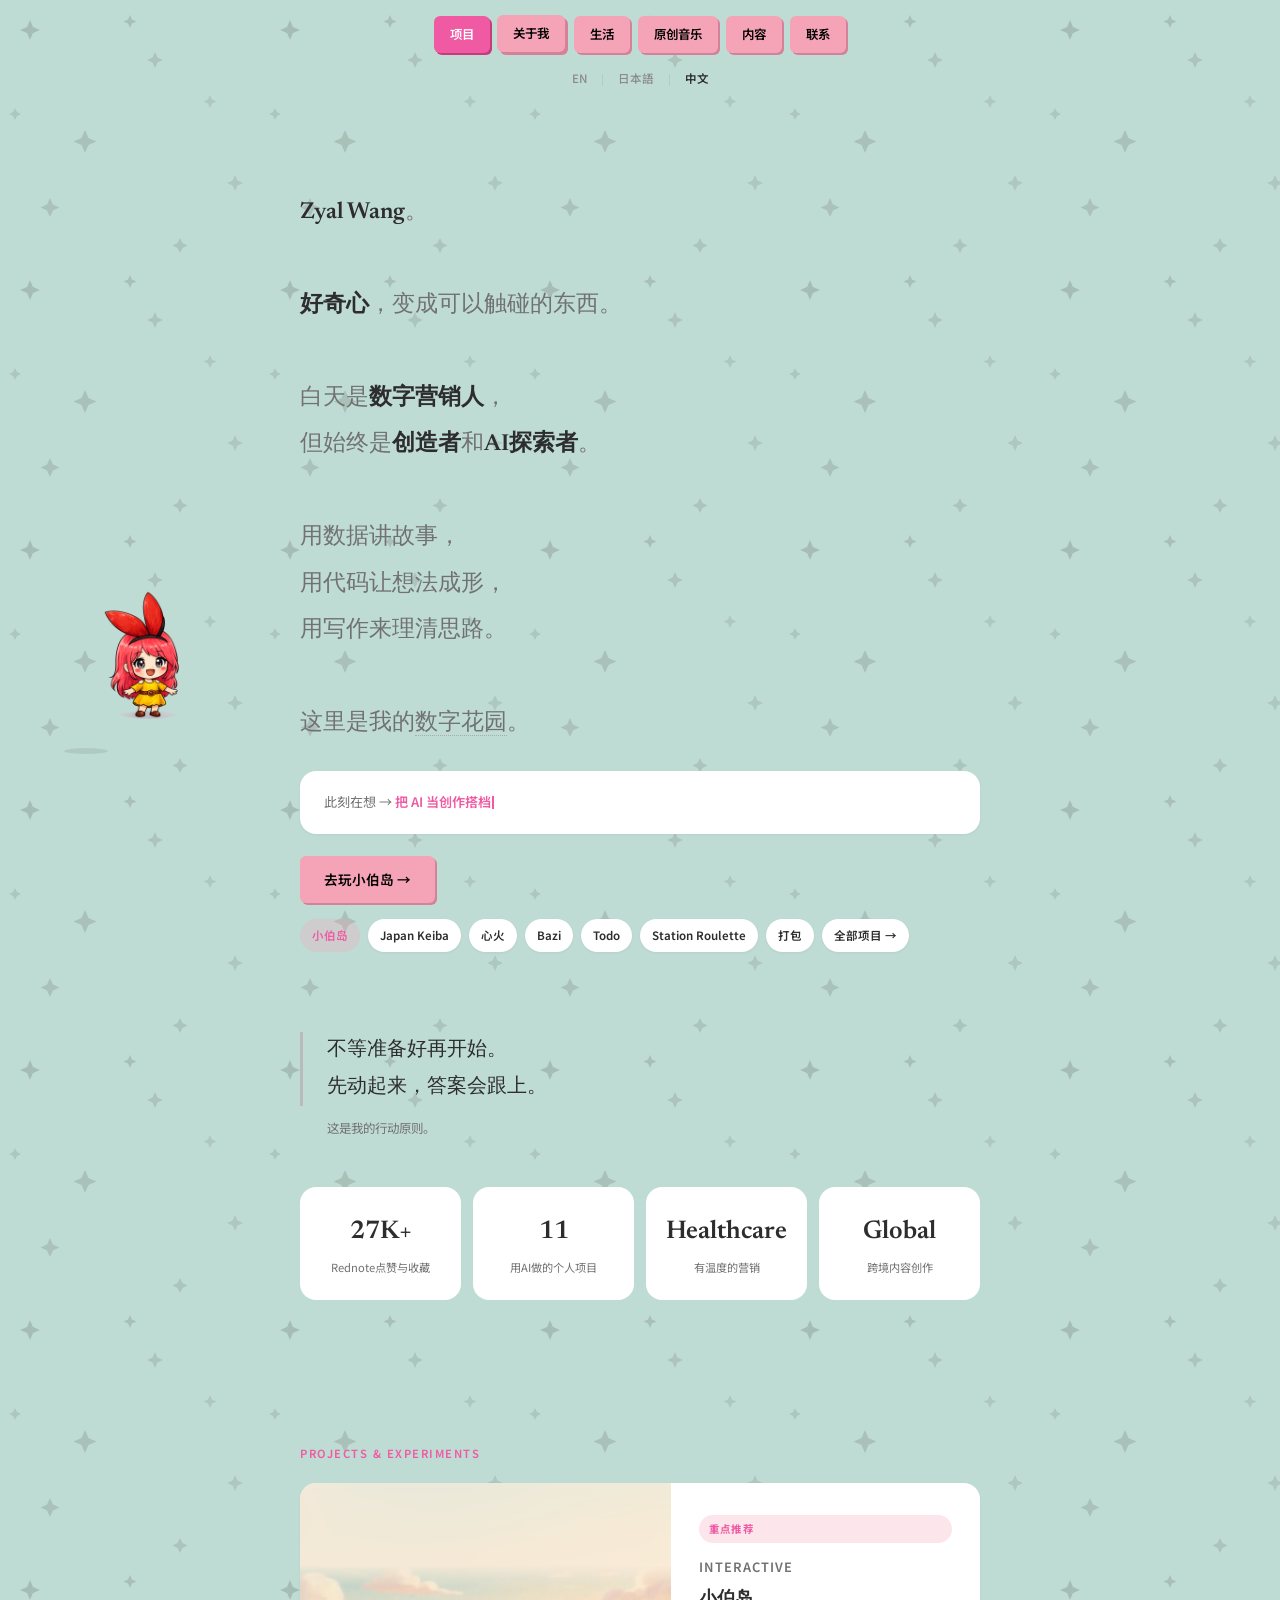
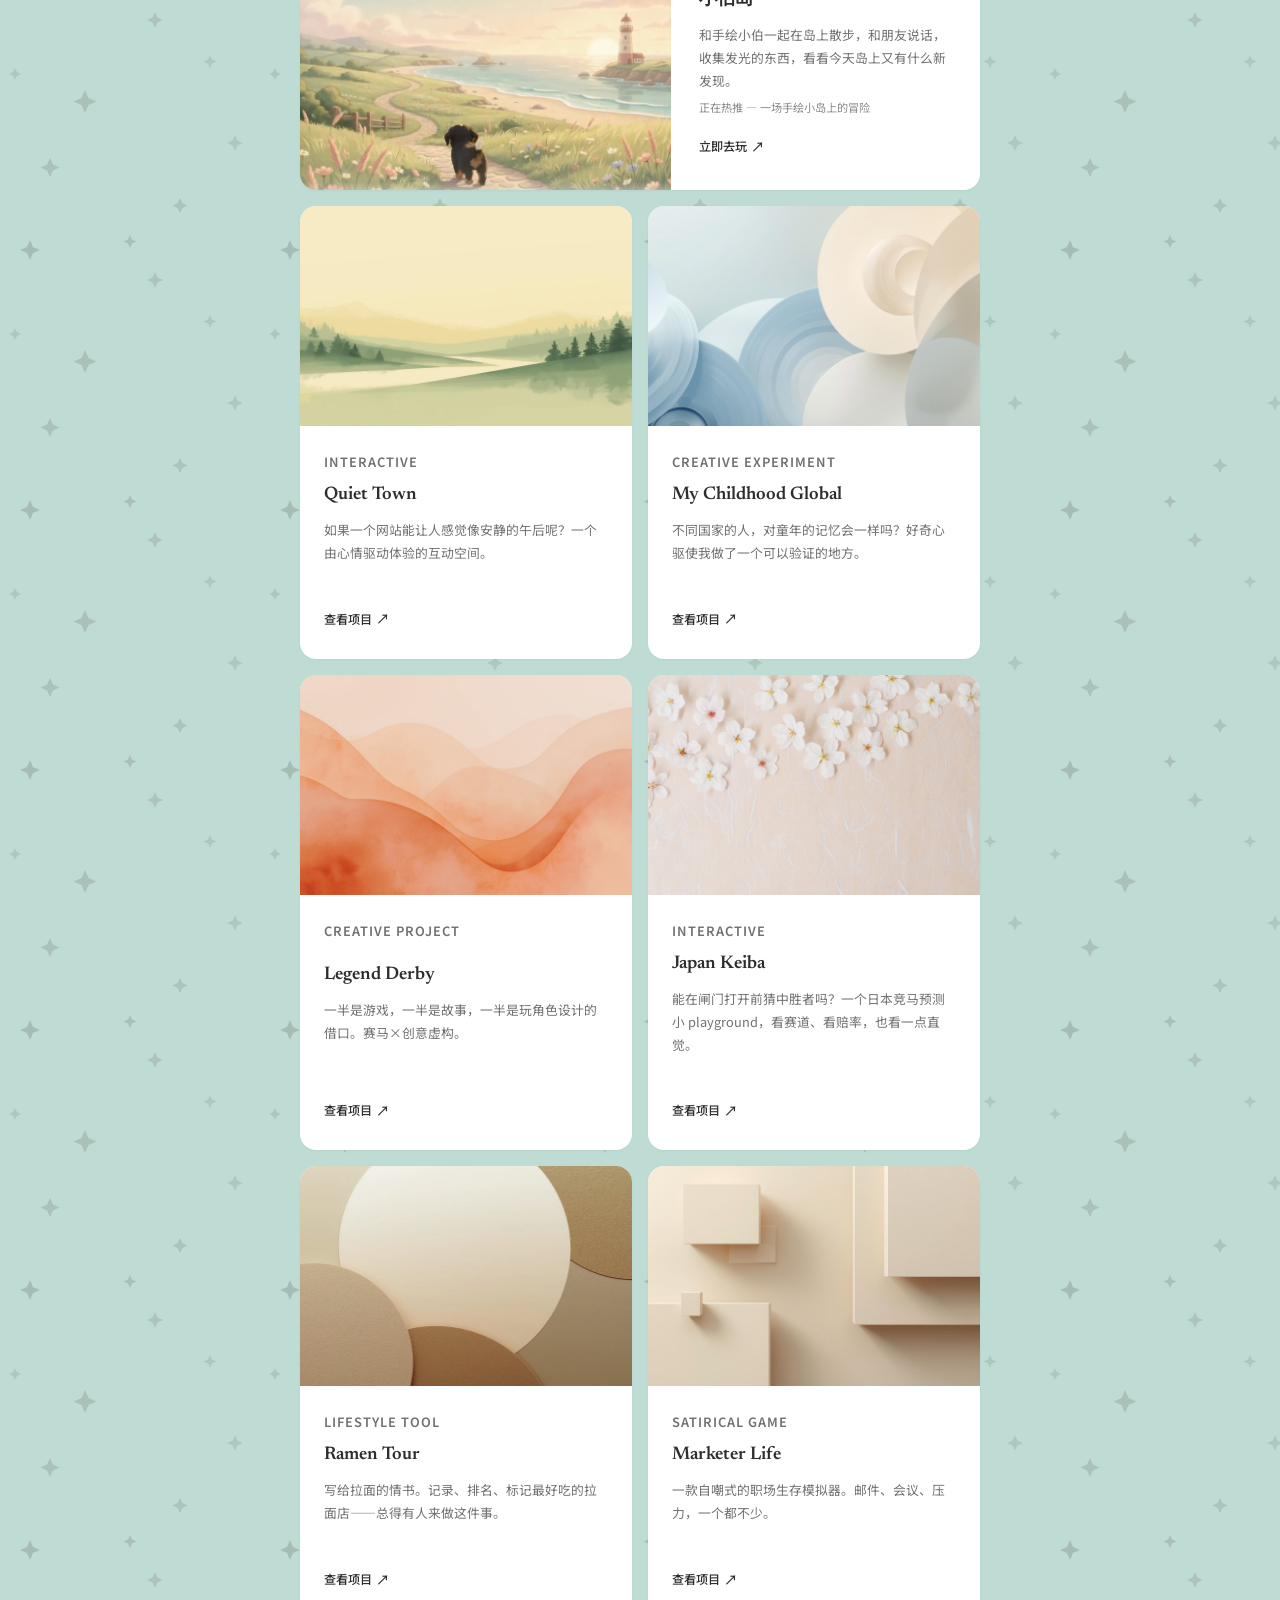
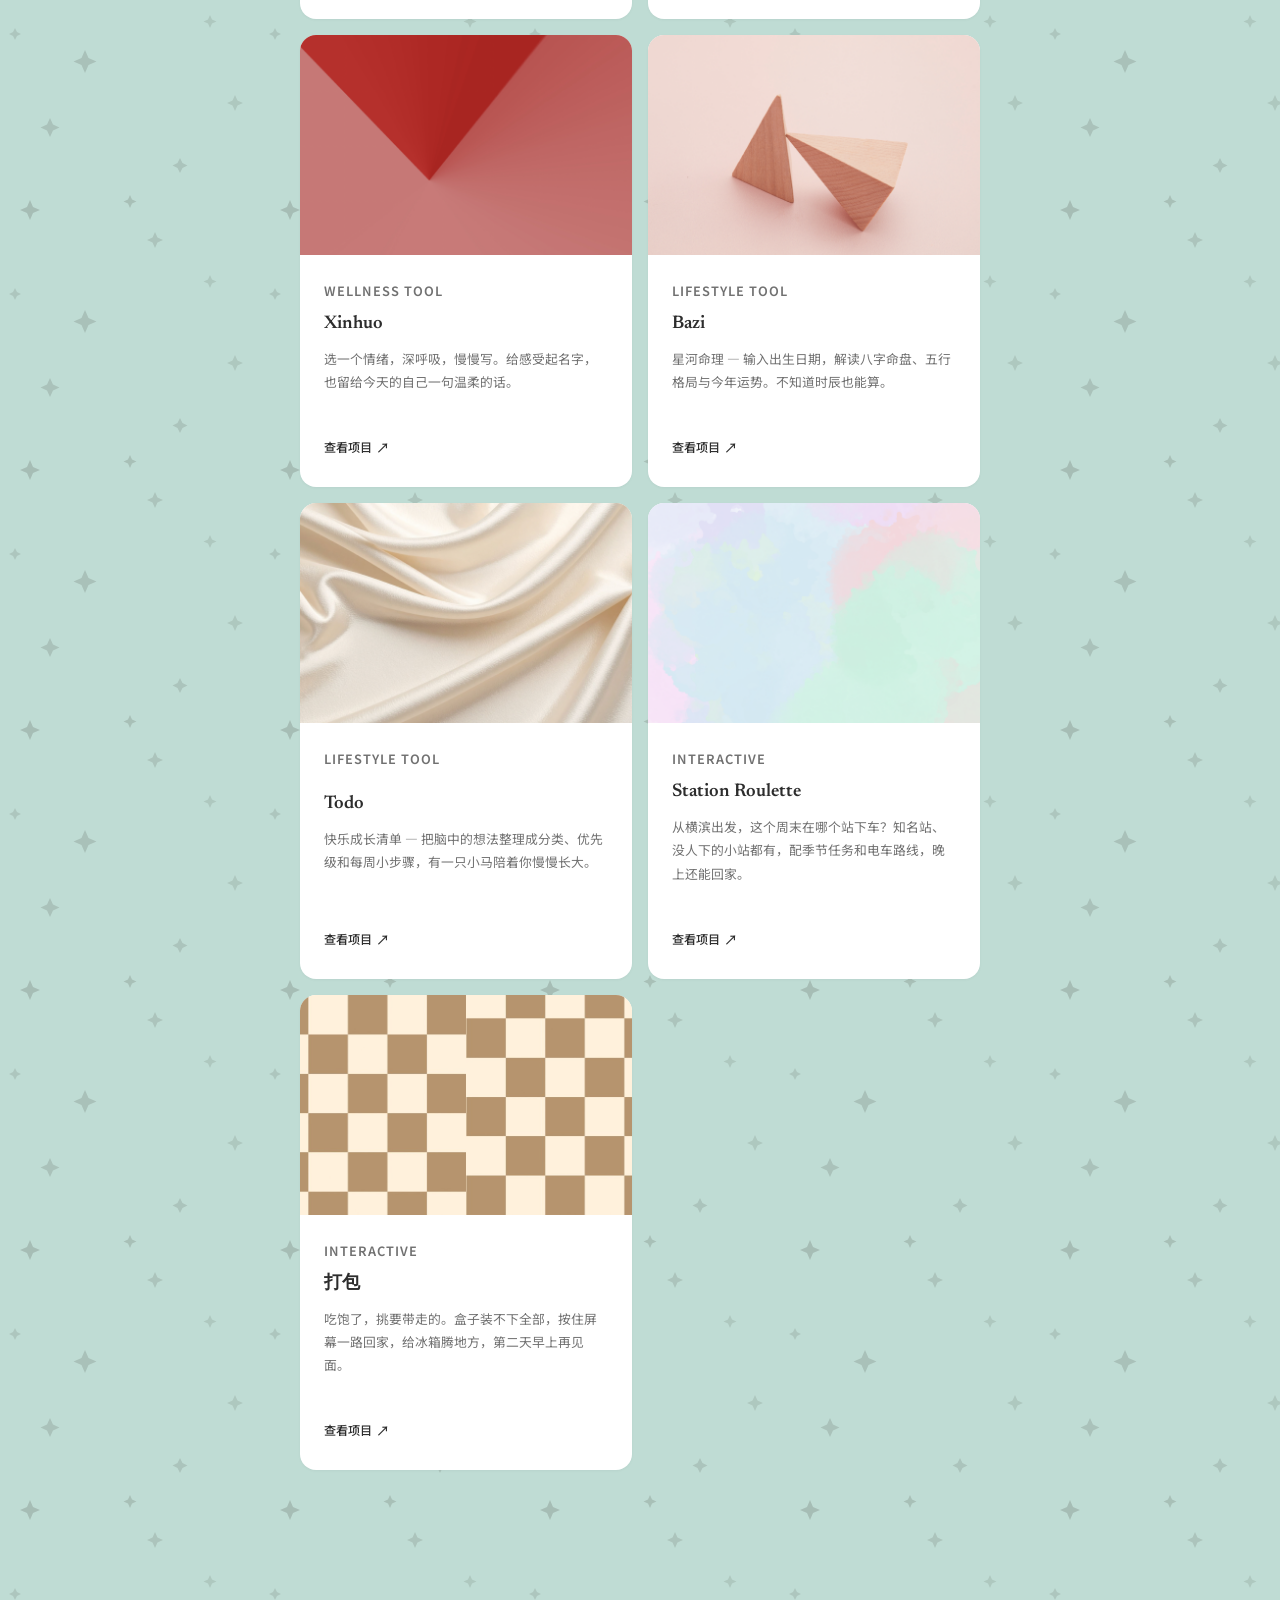
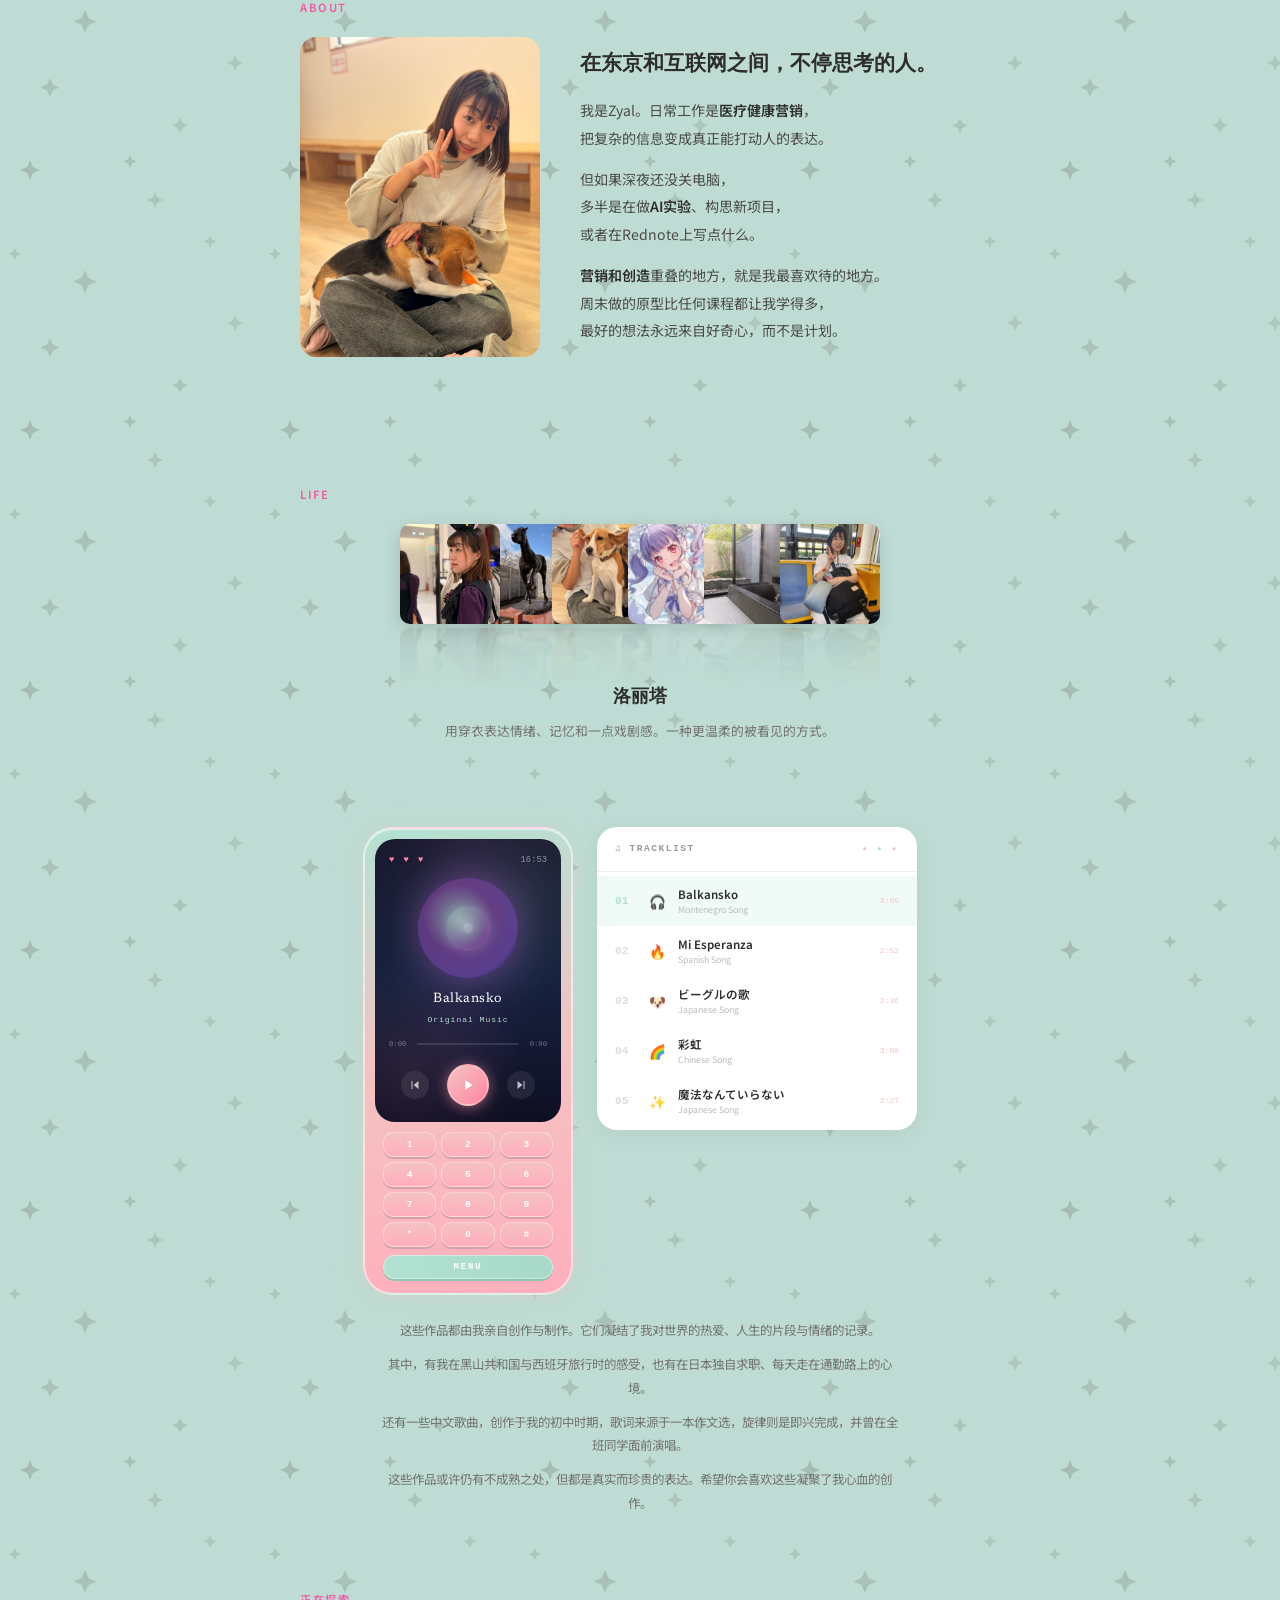
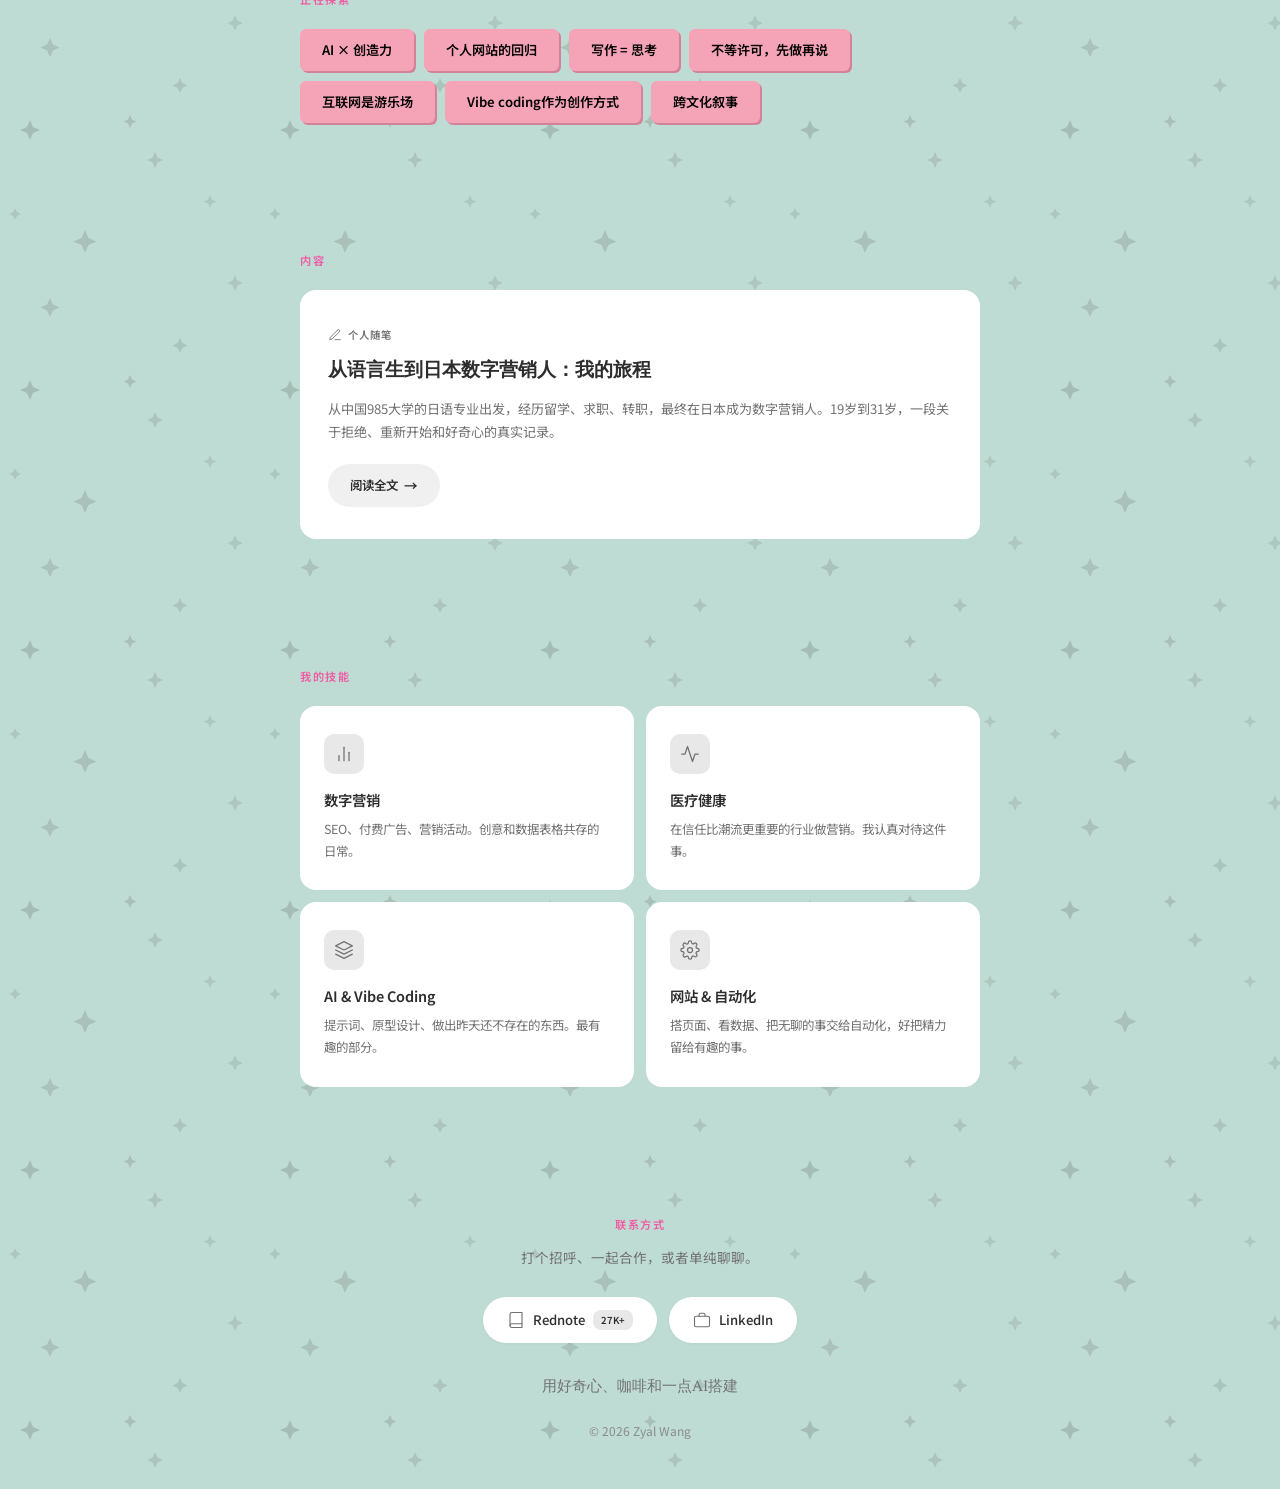
<file: zh/index.html>
<!DOCTYPE html>
<html lang="zh-CN"><head>
  <!-- Google Tag Manager -->
<script>(function(w,d,s,l,i){w[l]=w[l]||[];w[l].push({'gtm.start':
new Date().getTime(),event:'gtm.js'});var f=d.getElementsByTagName(s)[0],
j=d.createElement(s),dl=l!='dataLayer'?'&l='+l:'';j.async=true;j.src=
'https://www.googletagmanager.com/gtm.js?id='+i+dl;f.parentNode.insertBefore(j,f);
})(window,document,'script','dataLayer','GTM-NZXPKF83');</script>
<!-- End Google Tag Manager -->
  <meta http-equiv="Content-Type" content="text/html; charset=UTF-8">
  <meta name="viewport" content="width=device-width, initial-scale=1.0">
  <title>Zyal Wang | 营销、AI与好奇生活</title>
  <meta name="description" content="数字营销、AI项目、创意实验，以及在不同文化之间生活的日常。互联网上一个安静的角落。">
  <!-- Google Search Console -->
  <meta name="google-site-verification" content="9sDPMP5eEM-u4sxH_2bG6KSkaLZlipDWN4YRXhgr1_8" />
  <!-- Open Graph -->
  <meta property="og:title" content="Zyal Wang | 营销、AI与好奇生活">
  <meta property="og:description" content="数字营销、AI项目、创意实验，以及在不同文化之间生活的日常。互联网上一个安静的角落。">
  <meta property="og:image" content="https://zyalwang.com/Portraitphotosquare.jpeg">
  <meta property="og:type" content="website">
  <meta property="og:url" content="https://zyalwang.com/zh/">
  <link rel="canonical" href="https://zyalwang.com/zh/">
  <link rel="alternate" hreflang="en" href="https://zyalwang.com/">
  <link rel="alternate" hreflang="ja" href="https://zyalwang.com/ja/">
  <link rel="alternate" hreflang="zh" href="https://zyalwang.com/zh/">
  <link rel="alternate" hreflang="x-default" href="https://zyalwang.com/">
  <script type="application/ld+json">
  {
    "@context": "https://schema.org",
    "@type": "WebSite",
    "name": "Zyal Wang",
    "url": "https://zyalwang.com/zh/",
    "author": {
      "@type": "Person",
      "name": "Zyal Wang",
      "url": "https://zyalwang.com",
      "jobTitle": "数字营销",
      "sameAs": [
        "https://www.linkedin.com/in/wangxinlu",
        "https://xhslink.com/m/3NL8vdNT7zq"
      ]
    },
    "description": "数字营销、AI项目、创意实验，以及在不同文化之间生活的日常。互联网上一个安静的角落。",
    "inLanguage": "zh-CN"
  }
  </script>
  <link href="https://fonts.googleapis.com/css2?family=Newsreader:ital,wght@0,400;0,600;1,400&family=Inter:wght@400;500;600&family=Noto+Serif+SC:wght@400;600&family=Noto+Sans+SC:wght@400;500;600&display=swap" rel="stylesheet">
  <style>
    *, *::before, *::after { margin: 0; padding: 0; box-sizing: border-box; }
    html { scroll-behavior: smooth; }
    body {
      font-family: 'Noto Sans SC', 'Inter', -apple-system, sans-serif;
      color: #2D2D2D;
      background-color: #BFDCD4;
      background-image: url("data:image/svg+xml,%3Csvg xmlns='http://www.w3.org/2000/svg' width='260' height='260'%3E%3Cpath d='M30 20l3 7 7 3-7 3-3 7-3-7-7-3 7-3z' fill='%23889890' opacity='.45'/%3E%3Cpath d='M155 52l2.5 5.5 5.5 2.5-5.5 2.5-2.5 5.5-2.5-5.5-5.5-2.5 5.5-2.5z' fill='%23889890' opacity='.35'/%3E%3Cpath d='M85 130l3.5 8 8 3.5-8 3.5-3.5 8-3.5-8-8-3.5 8-3.5z' fill='%23889890' opacity='.4'/%3E%3Cpath d='M210 95l2 4.5 4.5 2-4.5 2-2 4.5-2-4.5-4.5-2 4.5-2z' fill='%23889890' opacity='.3'/%3E%3Cpath d='M50 198l3 6.5 6.5 3-6.5 3-3 6.5-3-6.5-6.5-3 6.5-3z' fill='%23889890' opacity='.38'/%3E%3Cpath d='M130 15l2 4.5 4.5 2-4.5 2-2 4.5-2-4.5-4.5-2 4.5-2z' fill='%23889890' opacity='.42'/%3E%3Cpath d='M235 175l2.5 5.5 5.5 2.5-5.5 2.5-2.5 5.5-2.5-5.5-5.5-2.5 5.5-2.5z' fill='%23889890' opacity='.3'/%3E%3Cpath d='M180 238l2.5 5 5 2.5-5 2.5-2.5 5-2.5-5-5-2.5 5-2.5z' fill='%23889890' opacity='.36'/%3E%3Cpath d='M15 108l2 4 4 2-4 2-2 4-2-4-4-2 4-2z' fill='%23889890' opacity='.33'/%3E%3C/svg%3E");
      background-repeat: repeat;
      line-height: 1.7;
      -webkit-font-smoothing: antialiased;
    }

    /* ── Layout ── */
    .wrapper { max-width: 720px; margin: 0 auto; padding: 0 20px; }

    /* ── Fade-in ── */
    .fade-in {
      opacity: 0; transform: translateY(20px);
      transition: opacity 0.6s ease, transform 0.6s ease;
    }
    .fade-in.visible { opacity: 1; transform: translateY(0); }

    /* ── Nav ── */
    nav {
      position: sticky; top: 16px; z-index: 10;
      max-width: 720px; margin: 16px auto 0;
      padding: 0 20px;
    }
    .nav-pill {
      display: flex; align-items: center; justify-content: center;
      gap: 8px;
      background: none;
      width: fit-content; margin: 0 auto;
    }
    .nav-pill a {
      font-size: 0.78rem; font-weight: 600; color: #000;
      text-decoration: none; padding: 8px 16px; border-radius: 6px;
      background: #F5A3B7;
      box-shadow: 2px 2px 0 #d4829a;
      transition: transform 0.2s, box-shadow 0.2s;
    }
    .nav-pill a:hover { transform: translate(-1px, -1px); box-shadow: 3px 3px 0 #d4829a; }
    .nav-pill a.active { box-shadow: 3px 3px 0 #d4829a; transform: translate(-1px, -1px); }
    .nav-pill a.nav-projects {
      background: #F05AA3;
      color: #fff;
      box-shadow: 2px 2px 0 #c43d7a;
    }
    .nav-pill a.nav-projects:hover,
    .nav-pill a.nav-projects.active {
      box-shadow: 3px 3px 0 #c43d7a;
    }

    .hero-actions { margin-top: 22px; }
    .hero-cta {
      display: inline-flex; align-items: center; gap: 6px;
      font-size: 0.85rem; font-weight: 600; color: #000;
      text-decoration: none; padding: 12px 24px; border-radius: 6px;
      background: #F5A3B7; box-shadow: 2px 2px 0 #d4829a;
      transition: transform 0.2s, box-shadow 0.2s;
    }
    .hero-cta:hover { transform: translate(-1px, -2px); box-shadow: 4px 4px 0 #d4829a; }
    .project-spotlight {
      display: flex; flex-wrap: wrap; gap: 8px;
      margin-top: 16px;
    }
    .spotlight-chip {
      font-size: 0.72rem; font-weight: 600; color: #2D2D2D;
      text-decoration: none; padding: 7px 12px; border-radius: 999px;
      background: #fff; box-shadow: 0 1px 3px rgba(0,0,0,0.06);
      transition: transform 0.2s, box-shadow 0.2s, color 0.2s;
    }
    .spotlight-chip:hover {
      transform: translateY(-1px);
      color: #F05AA3;
      box-shadow: 0 4px 12px rgba(240,90,163,0.18);
    }

    /* ── Language switcher ── */
    .lang-bar {
      text-align: center;
      padding: 10px 0 0;
    }
    .lang-bar a {
      font-size: 0.72rem; font-weight: 500; color: #8A8A8A;
      text-decoration: none; padding: 4px 10px;
      transition: color 0.2s;
    }
    .lang-bar a:hover { color: #2D2D2D; }
    .lang-bar a.current { color: #2D2D2D; font-weight: 600; }
    .lang-bar span { color: #BABABA; font-size: 0.65rem; }

    /* ── Music player (Y2K flip phone) ── */
    @import url('https://fonts.googleapis.com/css2?family=Silkscreen:wght@400;700&display=swap');
    .music-player { max-width: 720px; margin: 20px auto 0; padding: 0 20px; }
    .music-widget {
      display: flex; align-items: flex-start; justify-content: center; gap: 24px;
    }
    .phone {
      width: 210px; flex-shrink: 0;
      background: linear-gradient(170deg, #B2E2D2 0%, #F4C2C2 50%, #FFAEBC 100%);
      border-radius: 30px; padding: 10px;
      box-shadow: 0 8px 32px rgba(178,226,210,0.35), 0 4px 16px rgba(255,174,188,0.3), inset 0 1px 0 rgba(255,255,255,0.6);
      border: 2.5px solid rgba(255,255,255,0.55);
      position: relative;
    }
    .phone-screen {
      background: linear-gradient(180deg, #1a1a2e 0%, #16213e 50%, #0f0f23 100%);
      border-radius: 20px; padding: 14px 14px 16px; margin-bottom: 10px;
      position: relative; overflow: hidden;
    }
    .phone-screen::before {
      content: ''; position: absolute; top: 0; left: 0; right: 0; bottom: 0;
      background: radial-gradient(ellipse at 50% 30%, rgba(157,80,187,0.15) 0%, transparent 60%),
                  radial-gradient(circle at 20% 80%, rgba(255,133,161,0.1) 0%, transparent 40%),
                  radial-gradient(circle at 80% 20%, rgba(178,226,210,0.08) 0%, transparent 40%);
      pointer-events: none;
    }
    .screen-status {
      display: flex; justify-content: space-between; align-items: center; margin-bottom: 10px;
      font-family: 'Silkscreen', monospace; position: relative; z-index: 1;
    }
    .screen-hearts { font-size: 0.55rem; color: #FF85A1; letter-spacing: 2px; }
    .screen-clock { font-size: 0.55rem; color: rgba(255,255,255,0.5); }
    .screen-album {
      width: 100px; height: 100px; margin: 0 auto 10px; border-radius: 50%;
      background: radial-gradient(circle at 40% 40%, rgba(178,226,210,0.6) 0%, rgba(157,80,187,0.5) 40%, rgba(110,72,170,0.7) 70%, rgba(30,30,38,0.9) 100%);
      display: flex; align-items: center; justify-content: center;
      box-shadow: 0 0 30px rgba(157,80,187,0.4), 0 0 60px rgba(178,226,210,0.15);
      position: relative; z-index: 1;
    }
    .cd-icon {
      width: 44px; height: 44px; border-radius: 50%;
      background: radial-gradient(circle at 40% 40%, rgba(255,255,255,0.3) 0%, rgba(178,226,210,0.2) 40%, rgba(157,80,187,0.15) 70%, transparent 100%);
      box-shadow: inset 0 0 8px rgba(255,255,255,0.15), 0 0 12px rgba(178,226,210,0.3);
      position: relative; border: 1px solid rgba(255,255,255,0.1);
    }
    .cd-icon::after {
      content: ''; position: absolute; top: 50%; left: 50%; transform: translate(-50%,-50%);
      width: 8px; height: 8px; border-radius: 50%;
      background: rgba(255,255,255,0.2); box-shadow: 0 0 4px rgba(178,226,210,0.5);
    }
    .screen-title {
      font-family: 'Noto Serif SC', 'Newsreader', Georgia, serif;
      font-size: 0.85rem; font-weight: 400; color: #fff;
      text-align: center; margin-bottom: 2px;
      white-space: nowrap; overflow: hidden; text-overflow: ellipsis;
      position: relative; z-index: 1; letter-spacing: 0.5px;
    }
    .screen-artist {
      font-family: 'Silkscreen', monospace; font-size: 0.5rem; color: #B2E2D2;
      text-align: center; margin-bottom: 12px; position: relative; z-index: 1; letter-spacing: 1px;
    }
    .screen-progress-wrap {
      display: flex; align-items: center; gap: 6px; margin-bottom: 14px;
      position: relative; z-index: 1;
    }
    .screen-progress-time {
      font-family: 'Silkscreen', monospace; font-size: 0.45rem; color: rgba(255,255,255,0.4); min-width: 22px;
    }
    .screen-progress-time.right { text-align: right; }
    .screen-progress {
      flex-grow: 1; height: 2px; background: rgba(255,255,255,0.12); border-radius: 2px;
      cursor: pointer; overflow: hidden;
    }
    .screen-progress-fill {
      height: 100%; width: 0%; background: linear-gradient(90deg, #B2E2D2, #FF85A1);
      border-radius: 2px; transition: width 0.1s linear;
    }
    .screen-controls {
      display: flex; justify-content: center; align-items: center; gap: 18px;
      position: relative; z-index: 1;
    }
    .ctrl-skip {
      width: 28px; height: 28px; border: none; background: rgba(255,255,255,0.08);
      border-radius: 50%; cursor: pointer; display: flex; align-items: center; justify-content: center;
      transition: transform 0.15s, background 0.15s;
    }
    .ctrl-skip:hover { transform: scale(1.15); background: rgba(255,255,255,0.15); }
    .ctrl-skip svg { width: 12px; height: 12px; fill: rgba(255,255,255,0.7); }
    .ctrl-play {
      width: 42px; height: 42px; border-radius: 50%;
      border: 2px solid rgba(255,255,255,0.2);
      background: linear-gradient(135deg, #F4C2C2 0%, #FF85A1 100%);
      cursor: pointer; display: flex; align-items: center; justify-content: center;
      box-shadow: 0 2px 12px rgba(255,133,161,0.4), 0 0 20px rgba(244,194,194,0.2);
      transition: transform 0.15s, box-shadow 0.15s;
    }
    .ctrl-play:hover { transform: scale(1.1); box-shadow: 0 4px 20px rgba(255,133,161,0.5); }
    .ctrl-play:active { transform: scale(0.95); }
    .ctrl-play svg { width: 16px; height: 16px; fill: #fff; }
    .phone-keypad {
      display: grid; grid-template-columns: repeat(3, 1fr);
      gap: 5px; padding: 0 8px; margin-bottom: 8px;
    }
    .key {
      background: linear-gradient(180deg, #F4C2C2 0%, #FFAEBC 100%);
      border: 1.5px solid rgba(255,255,255,0.4); border-radius: 10px; padding: 6px 0;
      font-family: 'Silkscreen', monospace; font-size: 0.6rem; font-weight: 700; color: #fff;
      cursor: default; box-shadow: 0 2px 0 #d4a0aa; transition: transform 0.1s;
    }
    .key:active { transform: translateY(1px); box-shadow: 0 1px 0 #d4a0aa; }
    .phone-menu {
      display: block; width: calc(100% - 16px); margin: 0 8px 4px;
      background: linear-gradient(90deg, #B2E2D2, #A8D8C8);
      border: 1.5px solid rgba(255,255,255,0.4); border-radius: 20px; padding: 6px 0;
      font-family: 'Silkscreen', monospace; font-size: 0.55rem; font-weight: 700; color: #fff;
      letter-spacing: 2px; box-shadow: 0 2px 0 #8ec4b2; cursor: default;
    }
    .tracklist-panel {
      flex-grow: 1; max-width: 320px; background: #fff;
      border-radius: 20px; overflow: hidden;
      box-shadow: 0 4px 24px rgba(0,0,0,0.06);
    }
    .tracklist-header {
      padding: 14px 18px; font-family: 'Silkscreen', monospace;
      font-size: 0.6rem; font-weight: 700; color: #999;
      letter-spacing: 1.5px; text-transform: uppercase;
      display: flex; align-items: center; justify-content: space-between;
      border-bottom: 1px solid #f0f0f0;
    }
    .tracklist-header::after {
      content: '● ● ●'; font-size: 0.45rem; letter-spacing: 3px;
      background: linear-gradient(90deg, #F4C2C2, #B2E2D2, #F4C2C2);
      -webkit-background-clip: text; -webkit-text-fill-color: transparent; background-clip: text;
    }
    .tracklist-items { padding: 4px 0; }
    .track-item {
      display: flex; align-items: center; gap: 12px; padding: 10px 18px;
      cursor: pointer; transition: background 0.15s;
      border: none; background: none; width: 100%; text-align: left; font-family: inherit;
    }
    .track-item:hover { background: #f9f9f9; }
    .track-item.active { background: #f0faf6; }
    .track-idx {
      font-family: 'Silkscreen', monospace; font-size: 0.7rem; font-weight: 700; color: #ddd; min-width: 22px;
    }
    .track-item.active .track-idx { color: #B2E2D2; }
    .track-emoji { font-size: 0.85rem; flex-shrink: 0; }
    .track-info { flex-grow: 1; min-width: 0; }
    .track-name {
      font-size: 0.72rem; font-weight: 600; color: #2D2D2D;
      white-space: nowrap; overflow: hidden; text-overflow: ellipsis; display: block;
    }
    .track-sub { font-size: 0.55rem; color: #bbb; display: block; margin-top: 1px; }
    .track-dur { font-family: 'Silkscreen', monospace; font-size: 0.5rem; color: #F4C2C2; flex-shrink: 0; }
    .music-desc {
      max-width: 520px; margin: 24px auto 0; text-align: center;
      font-size: 0.78rem; line-height: 1.9; color: #717171;
    }
    .music-desc p { margin-bottom: 10px; }
    @media (max-width: 600px) {
      .music-widget { flex-direction: column; align-items: center; gap: 16px; }
      .phone { width: 190px; }
      .tracklist-panel { max-width: 100%; width: 100%; }
      .screen-album { width: 80px; height: 80px; }
      .cd-icon { width: 36px; height: 36px; }
    }

    /* ── Sections ── */
    section { padding: 64px 0; }

    /* ── Hero ── */
    .hero {
      padding: 100px 0 48px;
    }
    .hero-text {
      font-family: 'Noto Serif SC', 'Newsreader', Georgia, serif;
      font-size: 1.45rem;
      font-weight: 400;
      line-height: 2;
      color: #717171;
    }
    .hero-text strong {
      color: #2D2D2D;
      font-weight: 600;
    }
    .hero-text a {
      color: #717171;
      text-decoration: none;
      border-bottom: 1.5px dotted #AAAAAA;
      transition: color 0.2s, border-color 0.2s;
    }
    .hero-text a:hover { color: #2D2D2D; border-color: #2D2D2D; }
    .currently {
      margin-top: 24px;
      font-size: 0.82rem; font-weight: 400; color: #717171;
      background: #fff;
      border-radius: 16px;
      padding: 20px 24px;
      box-shadow: 0 1px 3px rgba(0,0,0,0.05);
    }
    .currently span { color: #2D2D2D; font-weight: 500; }
    .currently .rotating-text {
      display: inline;
      color: #F05AA3;
      font-weight: 600;
    }
    .currently .tw-cursor {
      display: inline-block;
      width: 2px; height: 1em;
      vertical-align: -2px;
      margin-left: 1px;
      background: #F05AA3;
      animation: tw-blink 1s steps(1) infinite;
    }
    @keyframes tw-blink { 50% { opacity: 0; } }

    /* ── Manifesto ── */
    .manifesto {
      padding: 32px 0 48px;
    }
    .manifesto blockquote {
      font-family: 'Noto Serif SC', 'Newsreader', Georgia, serif;
      font-size: 1.25rem;
      font-weight: 400;
      font-style: normal;
      color: #2D2D2D;
      line-height: 1.85;
      border-left: 3px solid #BABABA;
      padding-left: 24px;
    }
    .manifesto .quote-attr {
      margin-top: 12px;
      padding-left: 27px;
      font-size: 0.78rem;
      color: #717171;
      font-style: normal;
    }

    /* ── Cards ── */
    .card {
      background: #F0F0F0;
      border-radius: 16px;
      overflow: hidden;
      transition: transform 0.35s ease, box-shadow 0.35s ease;
    }
    .card:hover {
      transform: translateY(-4px);
      box-shadow: 0 12px 40px rgba(0,0,0,0.10);
    }

    /* ── Section headers ── */
    .section-label {
      font-size: 0.7rem;
      font-weight: 600;
      letter-spacing: 1.5px;
      text-transform: uppercase;
      color: #F05AA3;
      margin-bottom: 20px;
    }

    /* ── Stats row ── */
    .stats-row {
      display: grid;
      grid-template-columns: repeat(4, 1fr);
      gap: 12px;
      padding: 0 0 16px;
    }
    .stat-card {
      padding: 24px 16px;
      text-align: center;
      background: #fff;
    }
    .stat-card .stat-number {
      font-family: 'Noto Serif SC', 'Newsreader', Georgia, serif;
      font-weight: 600;
      font-size: 1.6rem;
      color: #2D2D2D;
      margin-bottom: 4px;
    }
    .stat-card .stat-label {
      font-size: 0.7rem;
      color: #717171;
      line-height: 1.5;
    }

    /* ── About ── */
    .about-grid {
      display: grid;
      grid-template-columns: 240px 1fr;
      gap: 40px;
      align-items: center;
    }
    .about-portrait {
      border-radius: 16px;
      overflow: hidden;
      aspect-ratio: 3 / 4;
    }
    .about-portrait img { width: 100%; height: 100%; object-fit: cover; display: block; }
    .about-text h2 {
      font-family: 'Noto Serif SC', 'Newsreader', Georgia, serif;
      font-weight: 600;
      font-size: 1.3rem;
      margin-bottom: 16px;
      line-height: 1.5;
    }
    .about-text p {
      font-size: 0.88rem;
      font-weight: 400;
      color: #4A4A4A;
      line-height: 1.95;
      margin-bottom: 14px;
    }
    .about-text p:last-child { margin-bottom: 0; }
    .about-text em {
      font-style: normal;
      font-weight: 600;
      color: #2D2D2D;
    }

    /* ── Exploring tags ── */
    .tag-cloud {
      display: flex; flex-wrap: wrap; gap: 10px;
    }
    .explore-tag {
      font-size: 0.82rem; font-weight: 600;
      color: #000; padding: 10px 22px;
      border-radius: 6px; background: #F5A3B7;
      border: none;
      box-shadow: 2px 2px 0 #d4829a;
      transition: transform 0.2s, box-shadow 0.2s;
      cursor: default;
    }
    .explore-tag:hover {
      transform: translate(-1px, -2px);
      box-shadow: 4px 4px 0 #d4829a;
    }

    /* ── Grid ── */
    .grid-3 { display: grid; grid-template-columns: repeat(3, 1fr); gap: 12px; }
    .grid-2 { display: grid; grid-template-columns: repeat(2, 1fr); gap: 12px; }

    /* life gallery – cover flow style */
    .life-gallery {
      display: flex;
      justify-content: center;
      padding-bottom: 40px;
      perspective: 800px;
      margin: 0 -10px;
    }
    .life-photo {
      width: 100px; height: 100px;
      border-radius: 10px;
      overflow: visible;
      cursor: pointer;
      flex-shrink: 0;
      position: relative;
      margin: 0 -12px;
      z-index: 1;
      transition: transform 0.5s cubic-bezier(0.25, 0.46, 0.45, 0.94),
                  z-index 0s, box-shadow 0.5s ease;
    }
    .life-photo img {
      width: 100%; height: 100%; object-fit: cover; display: block;
      border-radius: 10px;
      box-shadow: 0 4px 16px rgba(0,0,0,0.12);
      -webkit-box-reflect: below 4px
        linear-gradient(to bottom, transparent 40%, rgba(0,0,0,0.08));
    }

    .life-photo.tilt-left {
      transform: rotateY(35deg) scale(0.88);
      z-index: 2;
    }
    .life-photo.tilt-right {
      transform: rotateY(-35deg) scale(0.88);
      z-index: 2;
    }
    .life-photo.is-hover {
      transform: rotateY(0deg) scale(1.15);
      z-index: 10;
    }
    .life-photo.is-hover img {
      box-shadow: 0 12px 40px rgba(0,0,0,0.18);
    }
    .life-photo.tilt-far { z-index: 1; }

    .life-photo.active {
      z-index: 3;
    }
    .life-photo.active img {
      box-shadow: 0 6px 20px rgba(0,0,0,0.15);
    }
    .life-caption {
      text-align: center;
      padding-top: 20px;
    }
    .life-caption h3 {
      font-family: 'Noto Serif SC', 'Newsreader', Georgia, serif;
      font-weight: 600; font-size: 1.1rem;
      margin-bottom: 6px; color: #2D2D2D;
    }
    .life-caption p {
      font-size: 0.8rem; color: #717171;
      line-height: 1.75; max-width: 420px;
      margin: 0 auto;
    }

    /* ── Social cards ── */
    .social-card {
      display: flex; align-items: center; gap: 16px;
      padding: 20px 24px; text-decoration: none; color: #2D2D2D;
    }
    .social-icon {
      width: 44px; height: 44px; border-radius: 12px;
      display: flex; align-items: center; justify-content: center;
      font-size: 1.2rem; flex-shrink: 0;
      background: #E8E8E8;
    }
    .social-icon svg { width: 20px; height: 20px; stroke: #717171; fill: none; stroke-width: 1.5; stroke-linecap: round; stroke-linejoin: round; }
    .social-card h3 { font-size: 0.9rem; font-weight: 600; margin-bottom: 2px; }
    .social-card .stat-badge {
      font-size: 0.62rem; font-weight: 600; color: #2D2D2D;
      background: #E8E8E8; padding: 2px 8px; border-radius: 8px;
      margin-left: 6px; vertical-align: middle;
    }
    .social-card p { font-size: 0.76rem; color: #717171; }
    .social-card .card-arrow {
      margin-left: auto; font-size: 0.9rem; color: #AAAAAA;
      transition: transform 0.25s, color 0.25s;
    }
    .social-card:hover .card-arrow { transform: translate(2px, -2px); color: #2D2D2D; }

    /* ── Article card ── */
    .article-card {
      display: flex; flex-direction: column;
      padding: 0;
      background: #fff;
    }
    .article-card-inner {
      padding: 32px 28px;
      text-decoration: none; color: inherit;
      display: block;
    }
    .article-card .article-tag {
      display: inline-flex; align-items: center; gap: 6px;
      font-size: 0.65rem; font-weight: 600; letter-spacing: 1px;
      text-transform: uppercase; color: #717171;
      margin-bottom: 14px;
    }
    .article-card .article-tag svg {
      width: 14px; height: 14px; stroke: #717171;
      fill: none; stroke-width: 1.5; stroke-linecap: round; stroke-linejoin: round;
    }
    .article-card h3 {
      font-family: 'Noto Serif SC', 'Newsreader', Georgia, serif;
      font-weight: 600; font-size: 1.2rem;
      margin-bottom: 10px; line-height: 1.5;
    }
    .article-card .article-desc {
      font-size: 0.82rem; color: #717171;
      line-height: 1.8; margin-bottom: 20px;
    }
    .article-cta {
      display: inline-flex; align-items: center; gap: 6px;
      font-size: 0.78rem; font-weight: 600;
      color: #2D2D2D; text-decoration: none;
      padding: 10px 22px;
      border-radius: 50px;
      background: #F0F0F0;
      transition: background 0.25s, gap 0.25s;
    }
    .article-cta:hover { background: #D0D0D0; gap: 10px; }
    .article-cta .arrow { font-size: 0.85rem; }

    /* ── Contact section ── */
    .contact-section {
      text-align: center;
      padding: 64px 0 48px;
    }
    .contact-section .section-label {
      margin-bottom: 12px;
    }
    .contact-subtitle {
      font-size: 0.85rem;
      color: #717171;
      margin-bottom: 28px;
    }
    .contact-links {
      display: flex; justify-content: center; gap: 12px;
      flex-wrap: wrap;
      margin-bottom: 32px;
      list-style: none;
    }
    .contact-btn {
      display: inline-flex; align-items: center; gap: 8px;
      font-size: 0.82rem; font-weight: 500;
      color: #2D2D2D; text-decoration: none;
      padding: 12px 24px;
      border-radius: 50px;
      background: #fff;
      box-shadow: 0 1px 3px rgba(0,0,0,0.04);
      transition: transform 0.3s, box-shadow 0.3s;
    }
    .contact-btn:hover {
      transform: translateY(-2px);
      box-shadow: 0 6px 20px rgba(0,0,0,0.10);
    }
    .contact-btn svg {
      width: 18px; height: 18px;
      stroke: #717171; fill: none;
      stroke-width: 1.5; stroke-linecap: round; stroke-linejoin: round;
    }
    .contact-btn .stat-badge {
      font-size: 0.6rem; font-weight: 600; color: #2D2D2D;
      background: #E8E8E8; padding: 2px 8px; border-radius: 8px;
    }

    /* ── Skill cards ── */
    .work-grid { display: grid; grid-template-columns: 1fr 1fr; gap: 12px; }
    .skill-card { padding: 28px 24px; background: #fff; }
    .skill-card .icon-circle {
      width: 40px; height: 40px; border-radius: 10px;
      background: #E8E8E8; display: flex; align-items: center;
      justify-content: center; font-size: 1.1rem; margin-bottom: 14px;
    }
    .skill-card .icon-circle svg { width: 20px; height: 20px; stroke: #717171; fill: none; stroke-width: 1.5; stroke-linecap: round; stroke-linejoin: round; }
    .skill-card h3 { font-size: 0.9rem; font-weight: 600; margin-bottom: 6px; color: #2D2D2D; }
    .skill-card p { font-size: 0.78rem; color: #717171; line-height: 1.75; }

    /* ── Project container: grid on desktop ── */
    #projects .grid-2 {
      display: grid;
      grid-template-columns: repeat(2, 1fr);
      gap: 16px;
    }

    /* ── Featured project ── */
    .project-featured {
      display: grid;
      grid-template-columns: 1.2fr 1fr;
      gap: 0;
      margin-bottom: 16px;
      overflow: hidden;
      background: #fff;
      box-shadow: 0 1px 3px rgba(0,0,0,0.04);
      transition: transform 0.4s ease, box-shadow 0.4s ease;
    }
    .project-featured:hover {
      transform: translateY(-3px);
      box-shadow: 0 16px 40px rgba(0,0,0,0.07);
    }
    .project-featured .project-preview {
      height: auto;
      min-height: 280px;
    }
    .project-featured .project-body {
      justify-content: center;
      padding: 32px 28px;
    }
    .project-featured .project-origin {
      opacity: 1;
      transform: none;
    }
    .featured-badge {
      display: inline-block;
      font-size: 0.65rem;
      font-weight: 700;
      letter-spacing: 1.2px;
      text-transform: uppercase;
      color: #F05AA3;
      background: rgba(245,163,183,0.28);
      padding: 5px 10px;
      border-radius: 999px;
      margin-bottom: 12px;
    }
    .spotlight-chip.spotlight-featured {
      color: #F05AA3;
      background: rgba(245,163,183,0.28);
      box-shadow: none;
    }

    /* ── Project cards ── */
    .project-card {
      display: flex; flex-direction: column;
      background: #fff;
      box-shadow: 0 1px 3px rgba(0,0,0,0.04);
      transition: transform 0.4s ease, box-shadow 0.4s ease;
    }
    .project-card:hover {
      transform: translateY(-4px);
      box-shadow: 0 16px 40px rgba(0,0,0,0.07);
    }
    .project-preview {
      height: 220px; position: relative; overflow: hidden;
      background: #E8E8E8;
    }
    .project-preview img {
      width: 100%; height: 100%; object-fit: cover; display: block;
      transition: transform 0.5s ease;
    }
    .card.project-card:hover .project-preview img { transform: scale(1.03); }

    .project-body { padding: 24px 24px 28px; display: flex; flex-direction: column; flex-grow: 1; }
    .project-meta {
      font-size: 0.65rem; font-weight: 600; letter-spacing: 1px;
      text-transform: uppercase; color: #717171; margin-bottom: 8px;
    }
    .project-body h3 {
      font-family: 'Noto Serif SC', 'Newsreader', Georgia, serif;
      font-weight: 600; font-size: 1.15rem; margin-bottom: 8px;
    }
    .project-body p {
      font-size: 0.8rem; color: #717171;
      line-height: 1.8; margin-bottom: 6px; flex-grow: 1;
    }
    .project-origin {
      font-size: 0.7rem; font-style: normal; color: #8A8A8A;
      margin-bottom: 18px;
      opacity: 0; transform: translateY(4px);
      transition: opacity 0.3s, transform 0.3s;
    }
    .card.project-card:hover .project-origin { opacity: 1; transform: translateY(0); }
    .project-link {
      align-self: flex-start; font-size: 0.76rem; font-weight: 500;
      color: #2D2D2D; text-decoration: none;
      display: inline-flex; align-items: center; gap: 4px;
      transition: gap 0.25s;
    }
    .project-link:hover { gap: 8px; }
    .project-link .arrow { font-size: 0.85rem; }

    /* ── Footer ── */
    footer {
      text-align: center; padding: 64px 0 48px;
    }
    footer .footer-links {
      display: flex; justify-content: center; gap: 24px;
      margin-bottom: 24px; list-style: none;
    }
    footer .footer-links a {
      font-size: 0.78rem; font-weight: 500; color: #717171;
      text-decoration: none; transition: color 0.25s;
    }
    footer .footer-links a:hover { color: #2D2D2D; }
    footer .signature {
      font-family: 'Noto Serif SC', 'Newsreader', Georgia, serif;
      font-style: normal; font-size: 0.95rem;
      color: #717171; margin-bottom: 20px;
    }
    footer .copyright { font-size: 0.75rem; color: #8A8A8A; }

    /* ── Responsive ── */
    @media (max-width: 768px) {
      .hero-text { font-size: 1.25rem; }
      .stats-row { grid-template-columns: repeat(2, 1fr); }
      .about-grid { grid-template-columns: 1fr; text-align: center; }
      .about-portrait { max-width: 220px; margin: 0 auto; }
      .grid-3, .grid-2, .work-grid { grid-template-columns: 1fr; }
      .tag-cloud { justify-content: center; }
      section { padding: 48px 0; }
      #projects .grid-2 {
        display: flex;
        overflow-x: auto;
        scroll-snap-type: x mandatory;
        -webkit-overflow-scrolling: touch;
        gap: 16px;
        padding-bottom: 8px;
        scrollbar-width: none;
      }
      #projects .grid-2::-webkit-scrollbar { display: none; }
      .project-card {
        flex: 0 0 85%;
        max-width: 85%;
        scroll-snap-align: start;
      }
      .project-featured {
        grid-template-columns: 1fr;
      }
      .project-featured .project-preview {
        min-height: 200px;
        height: 200px;
      }
    }
    @media (max-width: 480px) {
      .hero-text { font-size: 1.1rem; }
      .nav-pill { gap: 4px; padding: 8px 12px; justify-content: center; }
      .nav-pill a { font-size: 0.72rem; padding: 6px 10px; }
      .nav-pill a.hide-mobile { display: none; }
      .stats-row { grid-template-columns: 1fr 1fr; }
    }

    /* ── Webpage Pet ── */
    .pet-wrap {
      position: fixed; bottom: 16px; left: 60px; z-index: 50;
      cursor: pointer; user-select: none; pointer-events: auto;
    }
    .pet {
      width: 160px; height: 180px; position: relative;
      animation: pet-idle 2.5s ease-in-out infinite;
    }
    .pet-img {
      width: 100%; height: 100%;
      background: url('../page_pet/webpet_normal.png') center/contain no-repeat;
      transition: background-image 0.3s ease;
    }
    .pet .shadow {
      position: absolute; bottom: -4px; left: 10px;
      width: 44px; height: 6px; background: rgba(0,0,0,0.08); border-radius: 50%;
    }
    .pet .speech {
      position: absolute; top: -28px; left: 50%; transform: translateX(-50%);
      background: #fff; border: 1.5px solid #FFEB3B; border-radius: 10px;
      padding: 3px 8px; font-size: 0.6rem; color: #717171; white-space: nowrap;
      opacity: 0; transition: opacity 0.3s; pointer-events: none;
    }
    .pet .speech::after {
      content: ''; position: absolute; bottom: -5px; left: 50%; transform: translateX(-50%);
      border-left: 5px solid transparent; border-right: 5px solid transparent;
      border-top: 5px solid #FFEB3B;
    }
    .pet-wrap.talking .speech { opacity: 1; }
    .pet-wrap.flip .pet-img { transform: scaleX(-1); }
    @keyframes pet-idle { 0%,100%{transform:translateY(0)} 50%{transform:translateY(-3px)} }
    @keyframes pet-walk { 0%,100%{transform:rotate(0)} 25%{transform:rotate(3deg)} 75%{transform:rotate(-3deg)} }
    .pet-wrap.walking .pet { animation: pet-walk 0.35s ease-in-out infinite; }
    @media (max-width: 600px) {
      .pet { width: 100px; height: 112px; }
      .pet .shadow { width: 30px; height: 4px; }
      .pet .speech { white-space: normal; max-width: 130px; text-align: center; top: -55px; font-size: 0.5rem; }
    }
  </style>
</head>
<body>
<!-- Google Tag Manager (noscript) -->
<noscript><iframe src="https://www.googletagmanager.com/ns.html?id=GTM-NZXPKF83"
height="0" width="0" style="display:none;visibility:hidden"></iframe></noscript>
<!-- End Google Tag Manager (noscript) -->
<!-- Nav -->
<nav>
  <div class="nav-pill">
    <a href="#projects" class="nav-projects active">项目</a>
    <a href="#about">关于我</a>
    <a href="#life" class="hide-mobile">生活</a>
    <a href="#music">原创音乐</a>
    <a href="#content">内容</a>
    <a href="#contact">联系</a>
  </div>
</nav>

<!-- Language switcher -->
<div class="lang-bar">
  <a href="../index.html">EN</a>
  <span>|</span>
  <a href="../ja/index.html">日本語</a>
  <span>|</span>
  <a href="index.html" class="current">中文</a>
</div>

<div class="wrapper">

  <!-- Hero -->
  <section class="hero">
    <p class="hero-text">
      <strong>Zyal Wang</strong>。<br><br>
      <strong>好奇心</strong>，变成可以触碰的东西。<br><br>
      白天是<strong>数字营销人</strong>，<br>
      但始终是<strong>创造者</strong>和<strong>AI探索者</strong>。<br><br>
      用数据讲故事，<br>
      用代码让想法成形，<br>
      用写作来理清思路。<br><br>
      这里是我的<a href="#projects">数字花园</a>。
    </p>
    <p class="currently">此刻在想 → <span class="rotating-text"></span><span class="tw-cursor"></span></p>
    <div class="hero-actions">
      <a href="https://zyalwang.com/xiaobo-island/" target="_blank" class="hero-cta" rel="noopener">去玩小伯岛 →</a>
    </div>
    <div class="project-spotlight">
      <a class="spotlight-chip spotlight-featured" href="https://zyalwang.com/xiaobo-island/" target="_blank" rel="noopener">小伯岛</a>
      <a class="spotlight-chip" href="https://sakura-keiba.zyalwang.com/" target="_blank" rel="noopener">Japan Keiba</a>
      <a class="spotlight-chip" href="https://xinhuo.zyalwang.com/" target="_blank" rel="noopener">心火</a>
      <a class="spotlight-chip" href="https://bazi.zyalwang.com/" target="_blank" rel="noopener">Bazi</a>
      <a class="spotlight-chip" href="https://todo.zyalwang.com/" target="_blank" rel="noopener">Todo</a>
      <a class="spotlight-chip" href="https://station-roulette.zyalwang.com/" target="_blank" rel="noopener">Station Roulette</a>
      <a class="spotlight-chip" href="https://zyalwang.com/dabao/" target="_blank" rel="noopener">打包</a>
      <a class="spotlight-chip" href="#projects">全部项目 →</a>
    </div>
  </section>

  <!-- Manifesto -->
  <div class="manifesto fade-in visible">
    <blockquote>
      不等准备好再开始。<br>
      先动起来，答案会跟上。
    </blockquote>
    <p class="quote-attr">这是我的行动原则。</p>
  </div>

  <!-- Stats -->
  <section class="fade-in visible" style="padding-top:0">
    <div class="stats-row">
      <div class="card stat-card">
        <div class="stat-number">27K+</div>
        <div class="stat-label">Rednote点赞与收藏</div>
      </div>
      <div class="card stat-card">
        <div class="stat-number">11</div>
        <div class="stat-label">用AI做的个人项目</div>
      </div>
      <div class="card stat-card">
        <div class="stat-number">Healthcare</div>
        <div class="stat-label">有温度的营销</div>
      </div>
      <div class="card stat-card">
        <div class="stat-number">Global</div>
        <div class="stat-label">跨境内容创作</div>
      </div>
    </div>
  </section>

  <!-- Projects -->
  <section id="projects" class="fade-in visible">
    <p class="section-label">Projects &amp; Experiments</p>
    <a class="card project-featured" href="https://zyalwang.com/xiaobo-island/" target="_blank" rel="noopener" style="text-decoration:none;color:inherit">
      <div class="project-preview">
        <img src="../Xiaobo Island.png" alt="小伯岛">
      </div>
      <div class="project-body">
        <span class="featured-badge">重点推荐</span>
        <p class="project-meta">Interactive</p>
        <h3>小伯岛</h3>
        <p>和手绘小伯一起在岛上散步，和朋友说话，收集发光的东西，看看今天岛上又有什么新发现。</p>
        <span class="project-origin">正在热推 — 一场手绘小岛上的冒险</span>
        <span class="project-link">立即去玩 <span class="arrow">↗</span></span>
      </div>
    </a>
    <div class="grid-2">
      <div class="card project-card">
        <div class="project-preview">
          <img src="../Quiet Town.jpeg" alt="Quiet Town">
        </div>
        <div class="project-body">
          <p class="project-meta">Interactive</p>
          <h3>Quiet Town</h3>
          <p>如果一个网站能让人感觉像安静的午后呢？一个由心情驱动体验的互动空间。</p>
          <span class="project-origin">想在数字世界里找到一点平静，用一个晚上做出来的</span>
          <a href="https://quiettown.zyalwang.com/" target="_blank" class="project-link" rel="noopener">查看项目 <span class="arrow">↗</span></a>
        </div>
      </div>
      <div class="card project-card">
        <div class="project-preview">
          <img src="../My Childhood Global.jpeg" alt="My Childhood Global">
        </div>
        <div class="project-body">
          <p class="project-meta">Creative Experiment</p>
          <h3>My Childhood Global</h3>
          <p>不同国家的人，对童年的记忆会一样吗？好奇心驱使我做了一个可以验证的地方。</p>
          <span class="project-origin">深夜聊怀旧话题时冒出的念头</span>
          <a href="https://my-childhood-global.zyalwang.com/" target="_blank" class="project-link" rel="noopener">查看项目 <span class="arrow">↗</span></a>
        </div>
      </div>
      <div class="card project-card">
        <div class="project-preview">
          <img src="../Legend Derby.jpeg" alt="Legend Derby">
        </div>
        <div class="project-body">
          <p class="project-meta">Creative Project</p>
          <h3>Legend Derby</h3>
          <p>一半是游戏，一半是故事，一半是玩角色设计的借口。赛马×创意虚构。</p>
          <span class="project-origin">用AI进行趣味世界观构建的实验</span>
          <a href="https://legend-derby.zyalwang.com/" target="_blank" class="project-link" rel="noopener">查看项目 <span class="arrow">↗</span></a>
        </div>
      </div>
      <div class="card project-card">
        <div class="project-preview">
          <img src="../Japan Keiba.png" alt="Japan Keiba">
        </div>
        <div class="project-body">
          <p class="project-meta">Interactive</p>
          <h3>Japan Keiba</h3>
          <p>能在闸门打开前猜中胜者吗？一个日本竞马预测小 playground，看赛道、看赔率，也看一点直觉。</p>
          <span class="project-origin">因为爱马，想把每场比赛都当成一道谜题</span>
          <a href="https://sakura-keiba.zyalwang.com/" target="_blank" class="project-link" rel="noopener">查看项目 <span class="arrow">↗</span></a>
        </div>
      </div>
      <div class="card project-card">
        <div class="project-preview">
          <img src="../Ramen Tour.jpeg" alt="Ramen Tour">
        </div>
        <div class="project-body">
          <p class="project-meta">Lifestyle Tool</p>
          <h3>Ramen Tour</h3>
          <p>写给拉面的情书。记录、排名、标记最好吃的拉面店——总得有人来做这件事。</p>
          <span class="project-origin">拉面吃太多了，想把它们全部排个名</span>
          <a href="https://ramen-tour.zyalwang.com/" target="_blank" class="project-link" rel="noopener">查看项目 <span class="arrow">↗</span></a>
        </div>
      </div>
      <div class="card project-card">
        <div class="project-preview">
          <img src="../Marketer Life.jpeg" alt="Marketer Life">
        </div>
        <div class="project-body">
          <p class="project-meta">Satirical Game</p>
          <h3>Marketer Life</h3>
          <p>一款自嘲式的职场生存模拟器。邮件、会议、压力，一个都不少。</p>
          <span class="project-origin">如果不能笑着面对工作，还能笑什么呢</span>
          <a href="https://marketer-life.zyalwang.com/" target="_blank" class="project-link" rel="noopener">查看项目 <span class="arrow">↗</span></a>
        </div>
      </div>
      <div class="card project-card">
        <div class="project-preview">
          <img src="../Xinhuo.png" alt="Xinhuo">
        </div>
        <div class="project-body">
          <p class="project-meta">Wellness Tool</p>
          <h3>Xinhuo</h3>
          <p>选一个情绪，深呼吸，慢慢写。给感受起名字，也留给今天的自己一句温柔的话。</p>
          <span class="project-origin">为那些脑子很吵、需要安静一页纸的夜晚而做</span>
          <a href="https://xinhuo.zyalwang.com/" target="_blank" class="project-link" rel="noopener">查看项目 <span class="arrow">↗</span></a>
        </div>
      </div>
      <div class="card project-card">
        <div class="project-preview">
          <img src="../Bazi.png" alt="Bazi">
        </div>
        <div class="project-body">
          <p class="project-meta">Lifestyle Tool</p>
          <h3>Bazi</h3>
          <p>星河命理 — 输入出生日期，解读八字命盘、五行格局与今年运势。不知道时辰也能算。</p>
          <span class="project-origin">源于对命运、时机与中国命理的好奇</span>
          <a href="https://bazi.zyalwang.com/" target="_blank" class="project-link" rel="noopener">查看项目 <span class="arrow">↗</span></a>
        </div>
      </div>
      <div class="card project-card">
        <div class="project-preview">
          <img src="../Todo.png" alt="Todo">
        </div>
        <div class="project-body">
          <p class="project-meta">Lifestyle Tool</p>
          <h3>Todo</h3>
          <p>快乐成长清单 — 把脑中的想法整理成分类、优先级和每周小步骤，有一只小马陪着你慢慢长大。</p>
          <span class="project-origin">想做一款让成长变得快乐、而不是又一张待办清单的工具</span>
          <a href="https://todo.zyalwang.com/" target="_blank" class="project-link" rel="noopener">查看项目 <span class="arrow">↗</span></a>
        </div>
      </div>
      <div class="card project-card">
        <div class="project-preview">
          <img src="../Station roulette.png" alt="Station Roulette">
        </div>
        <div class="project-body">
          <p class="project-meta">Interactive</p>
          <h3>Station Roulette</h3>
          <p>从横滨出发，这个周末在哪个站下车？知名站、没人下的小站都有，配季节任务和电车路线，晚上还能回家。</p>
          <span class="project-origin">为那些不想再做计划、只想赌一点偶然的周末而做</span>
          <a href="https://station-roulette.zyalwang.com/" target="_blank" class="project-link" rel="noopener">查看项目 <span class="arrow">↗</span></a>
        </div>
      </div>
      <div class="card project-card">
        <div class="project-preview">
          <img src="../Dabao.png" alt="打包">
        </div>
        <div class="project-body">
          <p class="project-meta">Interactive</p>
          <h3>打包</h3>
          <p>吃饱了，挑要带走的。盒子装不下全部，按住屏幕一路回家，给冰箱腾地方，第二天早上再见面。</p>
          <span class="project-origin">一个关于剩菜、回家路和明天的安静小游戏</span>
          <a href="https://zyalwang.com/dabao/" target="_blank" class="project-link" rel="noopener">查看项目 <span class="arrow">↗</span></a>
        </div>
      </div>
    </div>
  </section>

  <!-- About -->
  <section id="about" class="fade-in visible">
    <p class="section-label">About</p>
    <div class="about-grid">
      <div class="about-portrait">
        <img src="../portrait.jpeg" alt="Zyal Wang">
      </div>
      <div class="about-text">
        <h2>在东京和互联网之间，不停思考的人。</h2>
        <p>我是Zyal。日常工作是<em>医疗健康营销</em>，<br>把复杂的信息变成真正能打动人的表达。</p>
        <p>但如果深夜还没关电脑，<br>多半是在做<em>AI实验</em>、构思新项目，<br>或者在Rednote上写点什么。</p>
        <p><em>营销和创造</em>重叠的地方，就是我最喜欢待的地方。<br>周末做的原型比任何课程都让我学得多，<br>最好的想法永远来自好奇心，而不是计划。</p>
      </div>
    </div>
  </section>

  <!-- Life gallery -->
  <section id="life" class="fade-in visible">
    <p class="section-label">Life</p>
    <div class="life-gallery">
      <div class="life-photo active" data-index="0"><img src="../images/life1.jpeg" alt="洛丽塔"></div>
      <div class="life-photo" data-index="1"><img src="../images/life2.jpeg" alt="马"></div>
      <div class="life-photo" data-index="2"><img src="../images/life3.jpg" alt="狗"></div>
      <div class="life-photo" data-index="3"><img src="../images/life4.jpeg" alt="动漫"></div>
      <div class="life-photo" data-index="4"><img src="../images/life5.jpeg" alt="温泉"></div>
      <div class="life-photo" data-index="5"><img src="../images/life6.jpeg" alt="旅行"></div>
    </div>
    <div class="life-caption">
      <h3 id="life-title">洛丽塔</h3>
      <p id="life-desc">用穿衣表达情绪、记忆和一点戏剧感。一种更温柔的被看见的方式。</p>
    </div>
  </section>

  <!-- Music player -->
  <div id="music" class="music-player fade-in visible">
    <div class="music-widget">
      <div class="phone">
        <div class="phone-screen">
          <div class="screen-status">
            <span class="screen-hearts">♥ ♥ ♥</span>
            <span class="screen-clock" id="screen-clock">12:34</span>
          </div>
          <div class="screen-album">
            <div class="cd-icon" id="cd-icon"></div>
          </div>
          <div class="screen-title" id="music-title">Balkansko</div>
          <div class="screen-artist" id="music-artist">Original Music</div>
          <div class="screen-progress-wrap">
            <span class="screen-progress-time" id="music-time">0:00</span>
            <div class="screen-progress" id="music-progress">
              <div class="screen-progress-fill" id="music-fill"></div>
            </div>
            <span class="screen-progress-time right" id="music-duration">0:00</span>
          </div>
          <div class="screen-controls">
            <button class="ctrl-skip" id="music-prev" title="上一首">
              <svg viewBox="0 0 24 24"><path d="M19 20L9 12l10-8v16zM5 4h2v16H5V4z"/></svg>
            </button>
            <button class="ctrl-play" id="music-toggle" title="播放">
              <svg id="music-icon-play" viewBox="0 0 24 24"><path d="M8 5v14l11-7z"/></svg>
              <svg id="music-icon-pause" viewBox="0 0 24 24" style="display:none"><path d="M6 4h4v16H6zm8 0h4v16h-4z"/></svg>
            </button>
            <button class="ctrl-skip" id="music-next" title="下一首">
              <svg viewBox="0 0 24 24"><path d="M5 4l10 8-10 8V4zm14 0h-2v16h2V4z"/></svg>
            </button>
          </div>
        </div>
        <div class="phone-keypad">
          <button class="key">1</button><button class="key">2</button><button class="key">3</button>
          <button class="key">4</button><button class="key">5</button><button class="key">6</button>
          <button class="key">7</button><button class="key">8</button><button class="key">9</button>
          <button class="key">*</button><button class="key">0</button><button class="key">#</button>
        </div>
        <button class="phone-menu">MENU</button>
      </div>
      <div class="tracklist-panel">
        <div class="tracklist-header">♫ TRACKLIST</div>
        <div class="tracklist-items" id="tracklist">
          <button class="track-item active" data-index="0">
            <span class="track-idx">01</span><span class="track-emoji">🎧</span>
            <span class="track-info"><span class="track-name">Balkansko</span><span class="track-sub">Montenegro Song</span></span>
            <span class="track-dur" data-dur>--:--</span>
          </button>
          <button class="track-item" data-index="1">
            <span class="track-idx">02</span><span class="track-emoji">🔥</span>
            <span class="track-info"><span class="track-name">Mi Esperanza</span><span class="track-sub">Spanish Song</span></span>
            <span class="track-dur" data-dur>--:--</span>
          </button>
          <button class="track-item" data-index="2">
            <span class="track-idx">03</span><span class="track-emoji">🐶</span>
            <span class="track-info"><span class="track-name">ビーグルの歌</span><span class="track-sub">Japanese Song</span></span>
            <span class="track-dur" data-dur>--:--</span>
          </button>
          <button class="track-item" data-index="3">
            <span class="track-idx">04</span><span class="track-emoji">🌈</span>
            <span class="track-info"><span class="track-name">彩虹</span><span class="track-sub">Chinese Song</span></span>
            <span class="track-dur" data-dur>--:--</span>
          </button>
          <button class="track-item" data-index="4">
            <span class="track-idx">05</span><span class="track-emoji">✨</span>
            <span class="track-info"><span class="track-name">魔法なんていらない</span><span class="track-sub">Japanese Song</span></span>
            <span class="track-dur" data-dur>--:--</span>
          </button>
        </div>
      </div>
    </div>
    <div class="music-desc">
      <p>这些作品都由我亲自创作与制作。它们凝结了我对世界的热爱、人生的片段与情绪的记录。</p>
      <p>其中，有我在黑山共和国与西班牙旅行时的感受，也有在日本独自求职、每天走在通勤路上的心境。</p>
      <p>还有一些中文歌曲，创作于我的初中时期，歌词来源于一本作文选，旋律则是即兴完成，并曾在全班同学面前演唱。</p>
      <p>这些作品或许仍有不成熟之处，但都是真实而珍贵的表达。希望你会喜欢这些凝聚了我心血的创作。</p>
    </div>
  </div>

  <!-- Exploring -->
  <section id="exploring" class="fade-in visible">
    <p class="section-label">正在探索</p>
    <div class="tag-cloud">
      <span class="explore-tag">AI × 创造力</span>
      <span class="explore-tag">个人网站的回归</span>
      <span class="explore-tag">写作 = 思考</span>
      <span class="explore-tag">不等许可，先做再说</span>
      <span class="explore-tag">互联网是游乐场</span>
      <span class="explore-tag">Vibe coding作为创作方式</span>
      <span class="explore-tag">跨文化叙事</span>
    </div>
  </section>

  <!-- Content -->
  <section id="content" class="fade-in visible">
    <p class="section-label">内容</p>
    <div class="card article-card">
      <a href="articles/myself/index.html" class="article-card-inner">
        <p class="article-tag">
          <svg viewBox="0 0 24 24"><path d="M12 20h9"/><path d="M16.5 3.5a2.121 2.121 0 013 3L7 19l-4 1 1-4L16.5 3.5z"/></svg>
          个人随笔
        </p>
        <h3>从语言生到日本数字营销人：我的旅程</h3>
        <p class="article-desc">从中国985大学的日语专业出发，经历留学、求职、转职，最终在日本成为数字营销人。19岁到31岁，一段关于拒绝、重新开始和好奇心的真实记录。</p>
        <span class="article-cta">阅读全文 <span class="arrow">→</span></span>
      </a>
    </div>
  </section>

  <!-- Work -->
  <section id="work" class="fade-in visible">
    <p class="section-label">我的技能</p>
    <div class="work-grid">
      <div class="card skill-card">
        <div class="icon-circle"><svg viewBox="0 0 24 24"><line x1="18" y1="20" x2="18" y2="10"/><line x1="12" y1="20" x2="12" y2="4"/><line x1="6" y1="20" x2="6" y2="14"/></svg></div>
        <h3>数字营销</h3>
        <p>SEO、付费广告、营销活动。创意和数据表格共存的日常。</p>
      </div>
      <div class="card skill-card">
        <div class="icon-circle"><svg viewBox="0 0 24 24"><path d="M22 12h-4l-3 9L9 3l-3 9H2"/></svg></div>
        <h3>医疗健康</h3>
        <p>在信任比潮流更重要的行业做营销。我认真对待这件事。</p>
      </div>
      <div class="card skill-card">
        <div class="icon-circle"><svg viewBox="0 0 24 24"><path d="M12 2L2 7l10 5 10-5-10-5z"/><path d="M2 17l10 5 10-5"/><path d="M2 12l10 5 10-5"/></svg></div>
        <h3>AI &amp; Vibe Coding</h3>
        <p>提示词、原型设计、做出昨天还不存在的东西。最有趣的部分。</p>
      </div>
      <div class="card skill-card">
        <div class="icon-circle"><svg viewBox="0 0 24 24"><circle cx="12" cy="12" r="3"/><path d="M19.4 15a1.65 1.65 0 00.33 1.82l.06.06a2 2 0 010 2.83 2 2 0 01-2.83 0l-.06-.06a1.65 1.65 0 00-1.82-.33 1.65 1.65 0 00-1 1.51V21a2 2 0 01-4 0v-.09A1.65 1.65 0 009 19.4a1.65 1.65 0 00-1.82.33l-.06.06a2 2 0 01-2.83-2.83l.06-.06A1.65 1.65 0 004.68 15a1.65 1.65 0 00-1.51-1H3a2 2 0 010-4h.09A1.65 1.65 0 004.6 9a1.65 1.65 0 00-.33-1.82l-.06-.06a2 2 0 012.83-2.83l.06.06A1.65 1.65 0 009 4.68a1.65 1.65 0 001-1.51V3a2 2 0 014 0v.09a1.65 1.65 0 001 1.51 1.65 1.65 0 001.82-.33l.06-.06a2 2 0 012.83 2.83l-.06.06A1.65 1.65 0 0019.4 9a1.65 1.65 0 001.51 1H21a2 2 0 010 4h-.09a1.65 1.65 0 00-1.51 1z"/></svg></div>
        <h3>网站 &amp; 自动化</h3>
        <p>搭页面、看数据、把无聊的事交给自动化，好把精力留给有趣的事。</p>
      </div>
    </div>
  </section>

  <!-- Contact -->
  <footer id="contact" class="contact-section">
    <p class="section-label">联系方式</p>
    <p class="contact-subtitle">打个招呼、一起合作，或者单纯聊聊。</p>
    <ul class="contact-links">
      <li>
        <a href="https://xhslink.com/m/3NL8vdNT7zq" target="_blank" class="contact-btn" rel="noopener">
          <svg viewBox="0 0 24 24"><path d="M4 19.5A2.5 2.5 0 016.5 17H20"/><path d="M6.5 2H20v20H6.5A2.5 2.5 0 014 19.5v-15A2.5 2.5 0 016.5 2z"/></svg>
          Rednote
          <span class="stat-badge">27K+</span>
        </a>
      </li>
      <li>
        <a href="https://www.linkedin.com/in/wangxinlu" target="_blank" class="contact-btn" rel="noopener">
          <svg viewBox="0 0 24 24"><rect x="2" y="7" width="20" height="14" rx="2" ry="2"/><path d="M16 7V5a2 2 0 00-2-2h-4a2 2 0 00-2 2v2"/></svg>
          LinkedIn
        </a>
      </li>

    </ul>
    <p class="signature">用好奇心、咖啡和一点AI搭建</p>
    <p class="copyright">© 2026 Zyal Wang</p>
  </footer>

</div>

<script>
  // ── Rotating text ──
  const topics = [
    '用 Lovable 深夜写代码',
    '这家拉面该不该再升一名',
    '把 AI 当创作搭档',
    '个人网站为什么还重要',
    '让人真正信任的医疗健康故事',
    '耳机里循环播放的黑山歌曲',
    '来自五个国家的童年记忆',
    '不等准备好，先动手再说'
  ];
  const el = document.querySelector('.rotating-text');
  if (el) {
    let w = 0, c = 0, deleting = false;
    function tick() {
      const word = topics[w];
      el.textContent = word.slice(0, c);
      if (!deleting && c < word.length) { c++; }
      else if (deleting && c > 0) { c--; }
      else if (!deleting && c === word.length) { deleting = true; setTimeout(tick, 1200); return; }
      else { deleting = false; w = (w + 1) % topics.length; }
      setTimeout(tick, deleting ? 60 : 110);
    }
    tick();
  }

  // ── Active nav on scroll ──
  const links = document.querySelectorAll('.nav-pill a');
  const secs = document.querySelectorAll('section[id], footer[id], div[id="music"]');
  const navObs = new IntersectionObserver(entries => {
    entries.forEach(e => {
      if (e.isIntersecting) {
        const id = e.target.id;
        links.forEach(l => l.classList.toggle('active', l.getAttribute('href') === '#' + id));
      }
    });
  }, { rootMargin: '-40% 0px -55% 0px' });
  secs.forEach(s => navObs.observe(s));

  // Life gallery click + hover handler
  const lifeData = [
    { title: '洛丽塔', desc: '用穿衣表达情绪、记忆和一点戏剧感。一种更温柔的被看见的方式。' },
    { title: '马', desc: '优雅、速度、本能。情感和动态交汇的世界。' },
    { title: '狗', desc: '忠诚、温柔，和每天小小的幸福。那种让一个地方变成"家"的陪伴。' },
    { title: '动漫', desc: '停留得比预期更久的故事。一半是逃离，一半是情感的语言。' },
    { title: '温泉', desc: '蒸汽、寂静，以及彻底慢下来的奢侈。' },
    { title: '旅行', desc: '行走中的好奇心。城市、边境，以及在移动中变得更广阔的感觉。' }
  ];
  const lifePhotos = document.querySelectorAll('.life-photo');
  const lifeTitle = document.getElementById('life-title');
  const lifeDesc = document.getElementById('life-desc');
  const lifeGallery = document.querySelector('.life-gallery');
  const hoverClasses = ['tilt-left', 'tilt-right', 'tilt-far', 'is-hover'];

  function clearHoverClasses() {
    lifePhotos.forEach(p => hoverClasses.forEach(c => p.classList.remove(c)));
  }
  lifePhotos.forEach((photo, idx) => {
    photo.addEventListener('mouseenter', () => {
      clearHoverClasses();
      lifePhotos.forEach((p, j) => {
        if (j === idx) {
          p.classList.add('is-hover');
        } else if (j < idx) {
          p.classList.add('tilt-left');
          if (Math.abs(j - idx) > 1) p.classList.add('tilt-far');
        } else {
          p.classList.add('tilt-right');
          if (Math.abs(j - idx) > 1) p.classList.add('tilt-far');
        }
      });
      lifeTitle.textContent = lifeData[idx].title;
      lifeDesc.textContent = lifeData[idx].desc;
    });
    photo.addEventListener('click', () => {
      lifePhotos.forEach(p => p.classList.remove('active'));
      photo.classList.add('active');
      lifeTitle.textContent = lifeData[idx].title;
      lifeDesc.textContent = lifeData[idx].desc;
    });
  });
  lifeGallery.addEventListener('mouseleave', clearHoverClasses);

  // ── Fade in ──
  const fadeEls = document.querySelectorAll('.fade-in');
  const fadeObs = new IntersectionObserver(entries => {
    entries.forEach(e => {
      if (e.isIntersecting) { e.target.classList.add('visible'); fadeObs.unobserve(e.target); }
    });
  }, { rootMargin: '0px 0px -40px 0px' });
  fadeEls.forEach(el => fadeObs.observe(el));

  // ── Music player (Y2K) ──
  const playlist = [
    { src: '../music/Balkansko(Motenegro Song).mp3', title: 'Balkansko', label: 'Montenegro Song' },
    { src: '../music/Mi Esperanza(Spanish Song)mp3.mp3', title: 'Mi Esperanza', label: 'Spanish Song' },
    { src: '../music/beagle-song.mp3', title: 'ビーグルの歌', label: 'Japanese Song' },
    { src: '../music/彩虹(初中创作的歌曲).mp3', title: '彩虹', label: 'Chinese Song' },
    { src: '../music/魔法なんていらない.mp3', title: '魔法なんていらない', label: 'Japanese Song' }
  ];
  let trackIdx = 0;
  const audio = new Audio();
  const titleEl = document.getElementById('music-title');
  const artistEl = document.getElementById('music-artist');
  const timeEl = document.getElementById('music-time');
  const durEl = document.getElementById('music-duration');
  const fillEl = document.getElementById('music-fill');
  const progressEl = document.getElementById('music-progress');
  const playIcon = document.getElementById('music-icon-play');
  const pauseIcon = document.getElementById('music-icon-pause');
  const toggleBtn = document.getElementById('music-toggle');
  const cdIcon = document.getElementById('cd-icon');
  const trackItems = document.querySelectorAll('.track-item');
  const clockEl = document.getElementById('screen-clock');
  function updateClock() {
    const now = new Date();
    clockEl.textContent = now.getHours().toString().padStart(2,'0') + ':' + now.getMinutes().toString().padStart(2,'0');
  }
  updateClock(); setInterval(updateClock, 30000);
  let cdAngle = 0, cdAnim = null;
  function spinCD() { cdAngle = (cdAngle + 2) % 360; cdIcon.style.transform = 'rotate(' + cdAngle + 'deg)'; cdAnim = requestAnimationFrame(spinCD); }
  function stopCD() { if (cdAnim) { cancelAnimationFrame(cdAnim); cdAnim = null; } }
  function fmt(s) { const m = Math.floor(s/60); const sec = Math.floor(s%60); return m+':'+(sec<10?'0':'')+sec; }
  function loadTrack(idx) {
    trackIdx = ((idx % playlist.length) + playlist.length) % playlist.length;
    audio.src = playlist[trackIdx].src;
    titleEl.textContent = playlist[trackIdx].title;
    artistEl.textContent = playlist[trackIdx].label;
    fillEl.style.width = '0%'; timeEl.textContent = '0:00'; durEl.textContent = '0:00';
    trackItems.forEach((t, i) => t.classList.toggle('active', i === trackIdx));
  }
  playlist.forEach((track, i) => {
    const tmp = new Audio(); tmp.preload = 'metadata'; tmp.src = track.src;
    tmp.addEventListener('loadedmetadata', () => {
      document.querySelectorAll('.track-item[data-index="'+i+'"] .track-dur').forEach(s => s.textContent = fmt(tmp.duration));
    });
  });
  toggleBtn.addEventListener('click', () => {
    if (!audio.src) loadTrack(0);
    if (audio.paused) { audio.play(); playIcon.style.display='none'; pauseIcon.style.display='block'; spinCD(); }
    else { audio.pause(); playIcon.style.display='block'; pauseIcon.style.display='none'; stopCD(); }
  });
  audio.addEventListener('timeupdate', () => {
    if (audio.duration) { fillEl.style.width=(audio.currentTime/audio.duration*100)+'%'; timeEl.textContent=fmt(audio.currentTime); durEl.textContent=fmt(audio.duration); }
  });
  audio.addEventListener('ended', () => { loadTrack(trackIdx+1); audio.play(); spinCD(); });
  function seekFromEvent(e) {
    if (!audio.duration) return;
    const rect = progressEl.getBoundingClientRect();
    const x = (e.touches ? e.touches[0].clientX : e.clientX) - rect.left;
    audio.currentTime = Math.max(0, Math.min(1, x / rect.width)) * audio.duration;
  }
  progressEl.addEventListener('click', seekFromEvent);
  progressEl.addEventListener('touchstart', (e) => { seekFromEvent(e); e.preventDefault(); });
  document.getElementById('music-prev').addEventListener('click', () => { const w=!audio.paused; loadTrack(trackIdx-1); if(w){audio.play();spinCD();} });
  document.getElementById('music-next').addEventListener('click', () => { const w=!audio.paused; loadTrack(trackIdx+1); if(w){audio.play();spinCD();} });
  trackItems.forEach(item => {
    item.addEventListener('click', () => {
      const idx = parseInt(item.dataset.index);
      loadTrack(idx); audio.play(); playIcon.style.display='none'; pauseIcon.style.display='block'; spinCD();
    });
  });
</script>

<!-- Webpage Pet -->
<div class="pet-wrap" id="pet-wrap">
  <div class="pet">
    <div class="speech" id="pet-speech"></div>
    <div class="pet-img"></div>
    <div class="shadow"></div>
  </div>
</div>
<script>
(function(){
  const wrap = document.getElementById('pet-wrap');
  const speech = document.getElementById('pet-speech');
  const petImg = wrap.querySelector('.pet-img');
  const basePath = '../page_pet/';
  const moods = {
    normal: basePath + 'webpet_normal.png',
    happy: basePath + 'webpet_happy.png',
    excited: basePath + 'webpet_exciting.png',
    cute: basePath + 'webpet_cute.png',
    cry: basePath + 'webpet_cry.png',
    angry: basePath + 'webpet_angry.png',
    question: basePath + 'webpet_question.png',
    worried: basePath + 'webpet_worried.png'
  };
  let currentMood = 'normal';
  function setMood(mood) {
    currentMood = mood;
    petImg.style.backgroundImage = 'url(' + moods[mood] + ')';
  }
  function resetMood() { setMood('normal'); }

  // Preload all mood images
  Object.values(moods).forEach(src => { const img = new Image(); img.src = src; });

  const clickMsgs = [
    { text: '你好呀！我是Zyal ♡', mood: 'happy' },
    { text: '我喜欢vibe coding！', mood: 'excited' },
    { text: '我去过黑山共和国，超喜欢那里！', mood: 'excited' },
    { text: '我从12岁开始就是粉色头发了 ✨', mood: 'cute' },
    { text: '这里的音乐都是我自己做的哦！', mood: 'happy' },
    { text: '欢迎来到我的数字花园~', mood: 'cute' },
    { text: '别走嘛... 🥺', mood: 'cry' },
    { text: '凌晨3点的bug真的让人抓狂 😤', mood: 'angry' },
    { text: '嗯...下一个项目做什么好呢？', mood: 'question' },
    { text: '我的文章，会有人看吗...？', mood: 'worried' },
    { text: '( ˶ᵔ ᵕ ᵔ˶ )', mood: 'cute' },
    { text: '♪♪♪', mood: 'happy' }
  ];
  const autoMsgs = [
    { text: '听听Balkansko吧！🎧', mood: 'excited' },
    { text: 'Mi Esperanza是我的西班牙语歌~ 🔥', mood: 'happy' },
    { text: '看看Quiet Town这个项目 ↑', mood: 'cute' },
    { text: '你玩过Marketer Life吗？😂', mood: 'happy' },
    { text: '「内容」里有我的故事哦 ↑', mood: 'cute' },
    { text: '彩虹是我初中时写的歌！', mood: 'happy' },
    { text: 'ビーグルの歌写的是我家小狗 🐶', mood: 'cute' },
    { text: '这些项目都是深夜做出来的 ☽', mood: 'worried' },
    { text: '点一下音乐播放器，不会后悔的 ♫', mood: 'excited' },
    { text: '等等…你是不是想走了？🥺', mood: 'cry' },
    { text: '这个CSS为什么就是居中不了 😤', mood: 'angry' },
    { text: '嗯…真的有人看个人网站吗…？', mood: 'question' }
  ];
  let posX = 60, posY = 16, walking = false, msgIdx = 0;

  function say(text, mood) {
    var isMobile = window.innerWidth <= 600;
    if (isMobile && text.length > 14) text = text.substring(0, 12) + '…';
    speech.textContent = text;
    setMood(mood || 'normal');
    wrap.classList.add('talking');
    setTimeout(() => {
      wrap.classList.remove('talking');
      setTimeout(resetMood, 300);
    }, 3000);
  }

  function getEdgeTarget() {
    const vw = window.innerWidth, vh = window.innerHeight;
    const contentLeft = (vw - Math.min(720, vw)) / 2;
    const contentRight = contentLeft + Math.min(720, vw);
    const margin = 20;
    const side = Math.random();
    let x, y;
    if (vw > 900 && side < 0.6) {
      if (Math.random() < 0.5) {
        x = Math.random() * Math.max(margin, contentLeft - 150);
      } else {
        x = contentRight + Math.random() * Math.max(margin, vw - contentRight - 150);
      }
      y = margin + Math.random() * (vh - 200);
    } else {
      x = margin + Math.random() * (vw - 180);
      y = margin + Math.random() * (vh * 0.35);
    }
    return { x: Math.max(margin, Math.min(x, vw - 150)), y: Math.max(margin, Math.min(y, vh - 180)) };
  }

  function walkTo(tx, ty) {
    if (walking) return;
    walking = true;
    const dist = Math.sqrt(Math.pow(tx - posX, 2) + Math.pow(ty - posY, 2));
    const duration = Math.max(1.8, dist / 55);
    wrap.classList.toggle('flip', tx < posX);
    wrap.style.transition = 'left ' + duration + 's ease-in-out, bottom ' + duration + 's ease-in-out';
    setTimeout(() => wrap.classList.add('walking'), 50);
    wrap.style.left = tx + 'px';
    wrap.style.bottom = ty + 'px';
    posX = tx; posY = ty;
    setTimeout(() => {
      walking = false;
      wrap.classList.remove('walking');
      wrap.style.transition = 'none';
    }, duration * 1000);
  }

  wrap.addEventListener('click', () => {
    const m = clickMsgs[Math.floor(Math.random() * clickMsgs.length)];
    say(m.text, m.mood);
  });

  function scheduleWalk() {
    const delay = 4000 + Math.random() * 6000;
    setTimeout(() => {
      if (!walking) {
        const t = getEdgeTarget();
        walkTo(t.x, t.y);
      }
      scheduleWalk();
    }, delay);
  }
  scheduleWalk();

  function autoChat() {
    const delay = 12000 + Math.random() * 15000;
    setTimeout(() => {
      const m = autoMsgs[msgIdx % autoMsgs.length];
      say(m.text, m.mood);
      msgIdx++;
      autoChat();
    }, delay);
  }

  // Nav click reactions
  const navReactions = {
    '#about': { text: '这就是我啦！认识你很高兴 ♡', mood: 'happy' },
    '#life': { text: '我的生活有点混乱但很开心~', mood: 'excited' },
    '#music': { text: '快来听我的歌！🎧', mood: 'excited' },
    '#projects': { text: '这些都是我做的！看看吧~', mood: 'happy' },
    '#content': { text: '那篇文章是我自己写的...希望你喜欢', mood: 'worried' },
    '#contact': { text: '我们做朋友吧！✨', mood: 'cute' }
  };
  document.querySelectorAll('.nav-pill a').forEach(link => {
    link.addEventListener('click', () => {
      const r = navReactions[link.getAttribute('href')];
      if (r) say(r.text, r.mood);
    });
  });

  setTimeout(() => say('你好呀！我是Zyal，欢迎来我的主页 ♡', 'happy'), 2000);
  setTimeout(autoChat, 10000);
})();
</script>

</body></html>
</file>
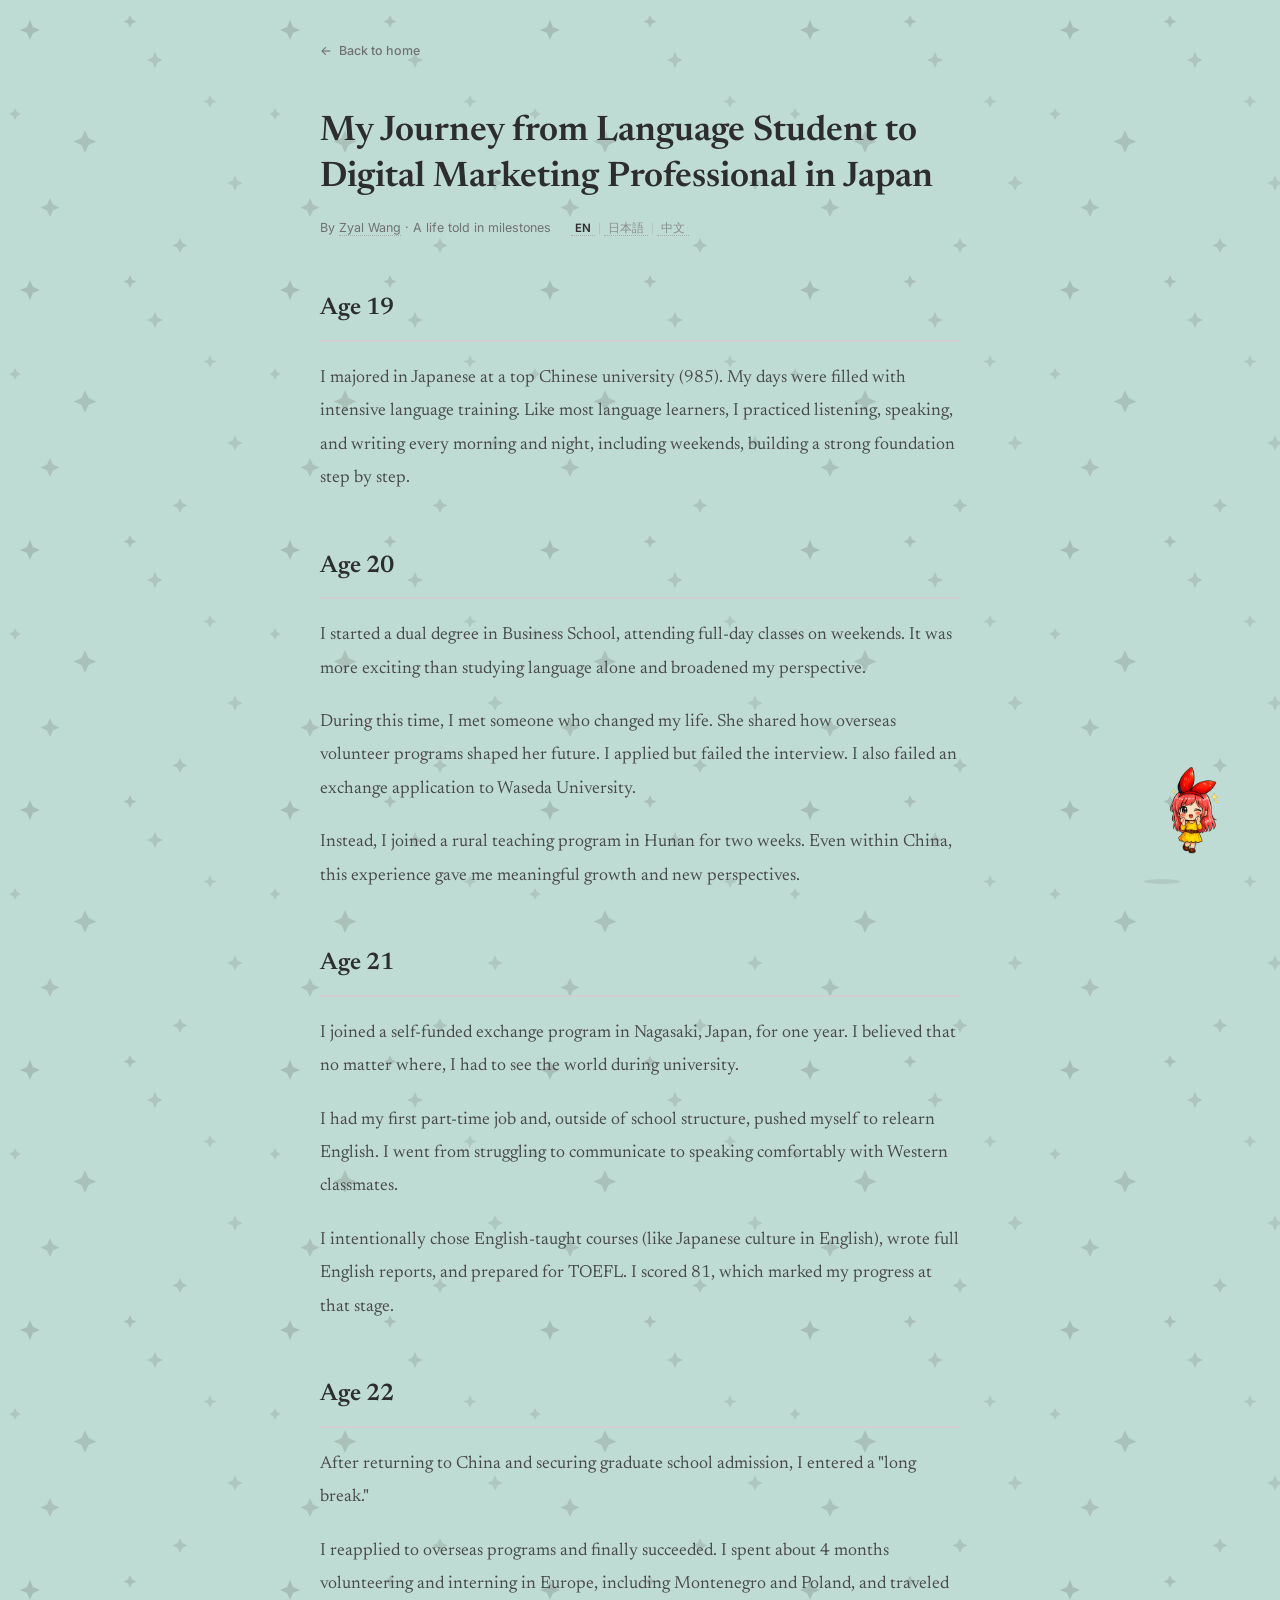
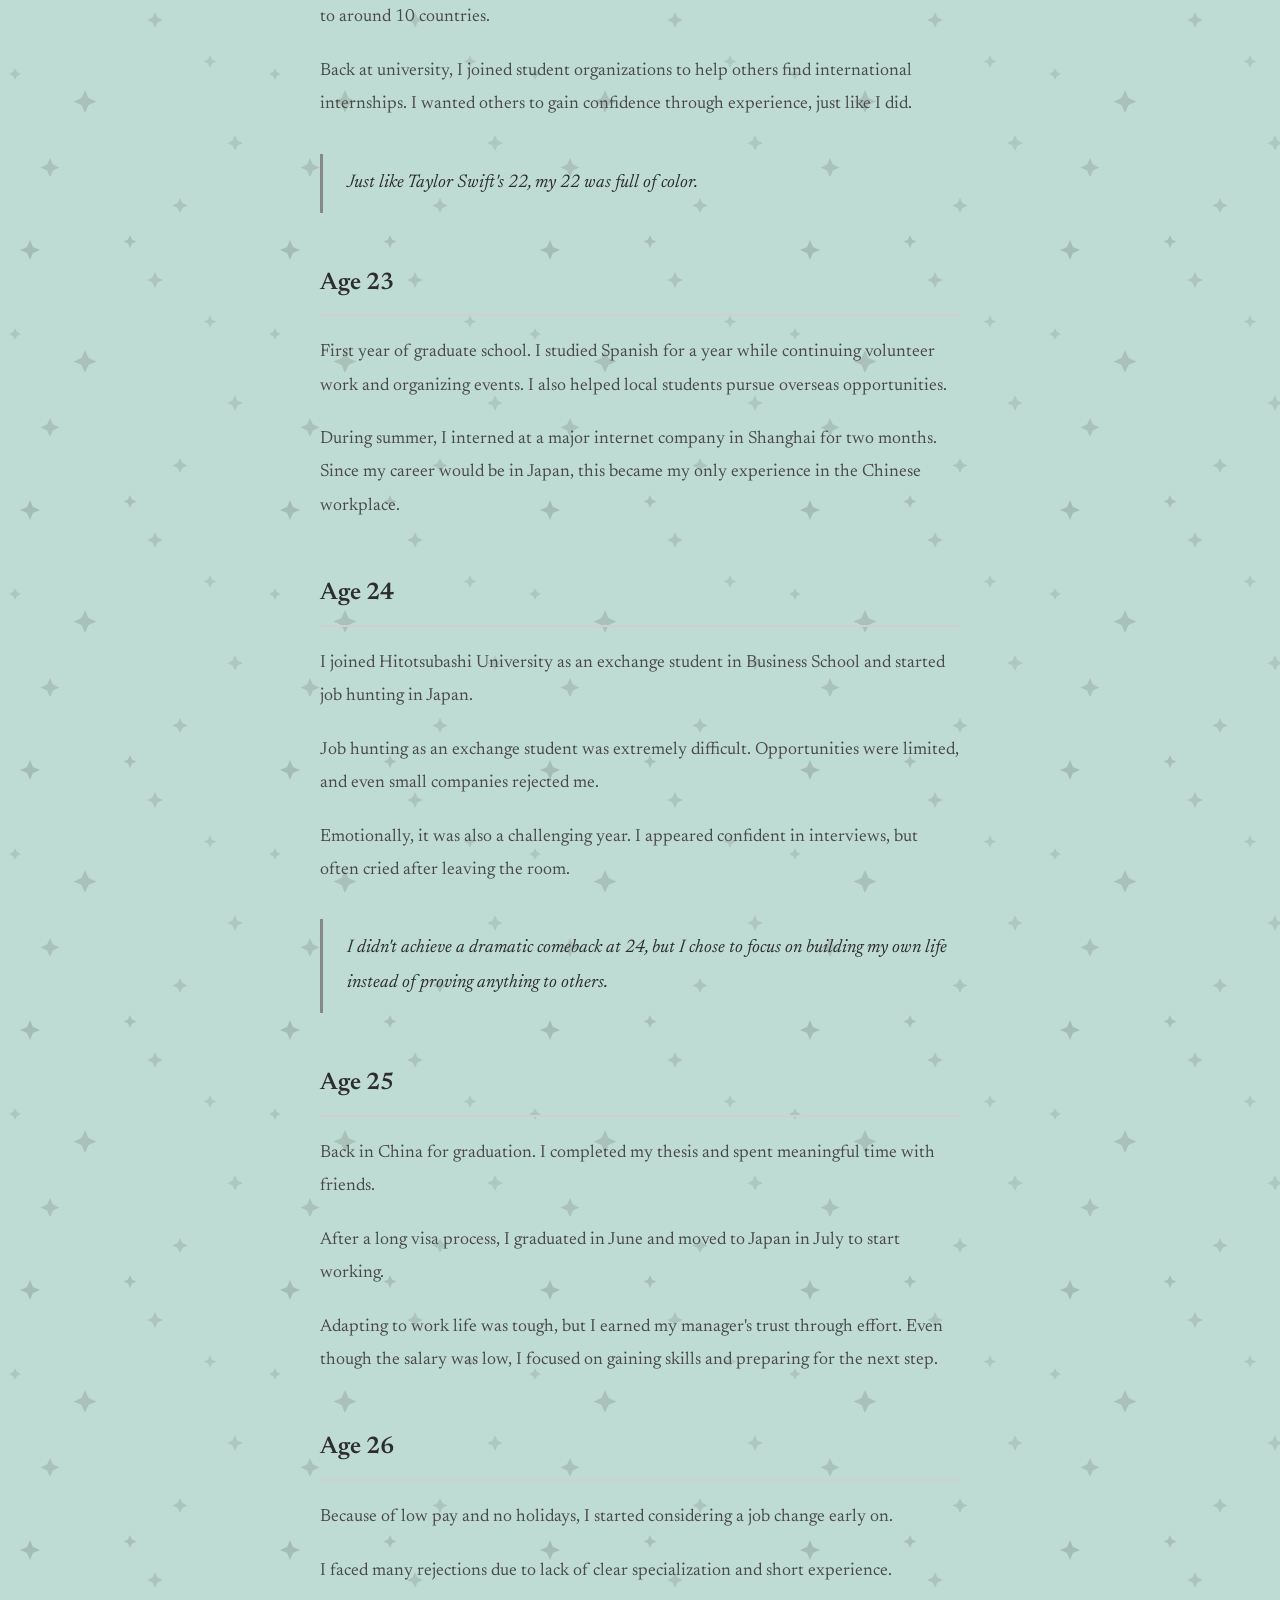
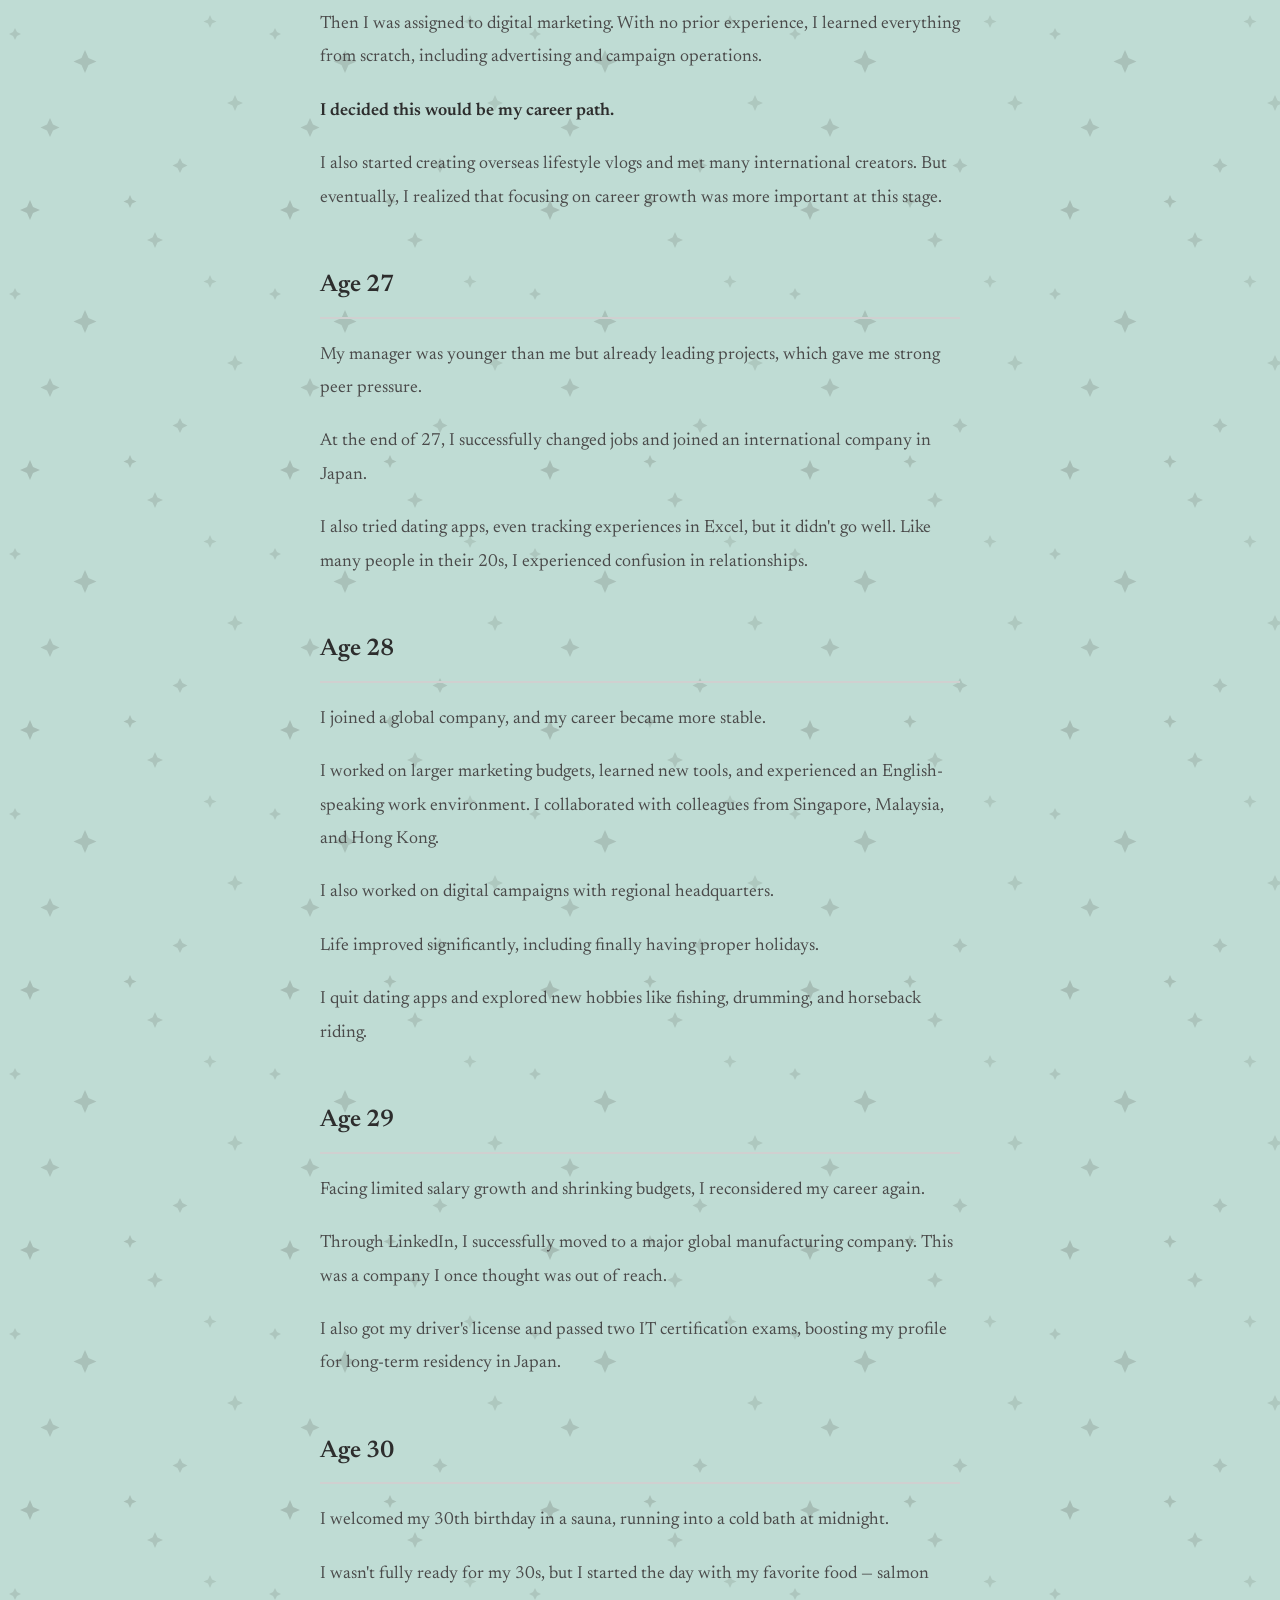
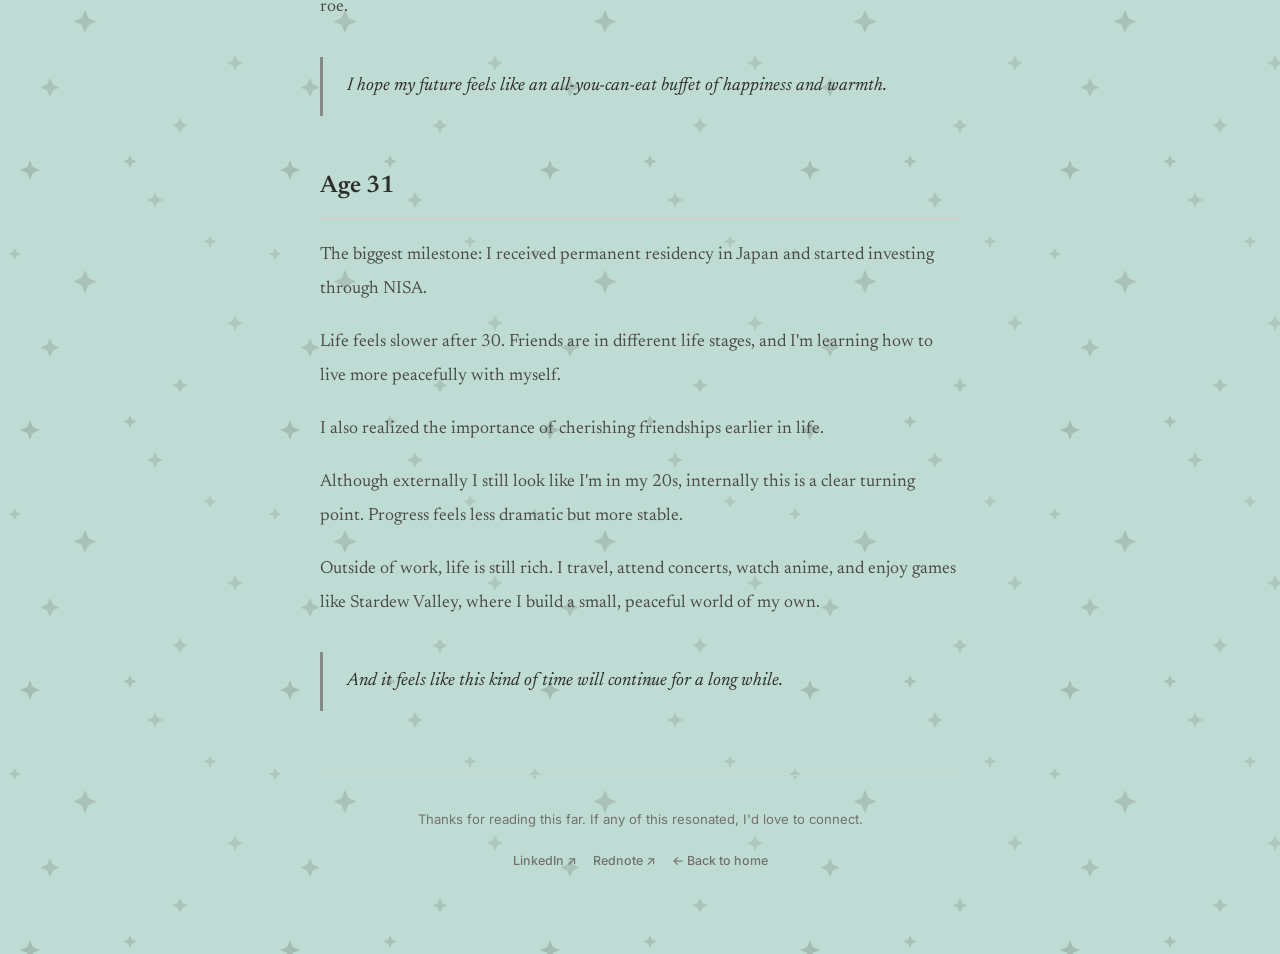
<file: articles/myself/index.html>
<!DOCTYPE html>
<html lang="en">
<head>
  <!-- Google Tag Manager -->
  <script>(function(w,d,s,l,i){w[l]=w[l]||[];w[l].push({'gtm.start':
  new Date().getTime(),event:'gtm.js'});var f=d.getElementsByTagName(s)[0],
  j=d.createElement(s),dl=l!='dataLayer'?'&l='+l:'';j.async=true;j.src=
  'https://www.googletagmanager.com/gtm.js?id='+i+dl;f.parentNode.insertBefore(j,f);
  })(window,document,'script','dataLayer','GTM-NZXPKF83');</script>
  <!-- End Google Tag Manager -->
  <meta charset="UTF-8">
  <meta name="viewport" content="width=device-width, initial-scale=1.0">
  <title>My Journey from Language Student to Digital Marketing Professional in Japan | Zyal Wang</title>
  <meta name="description" content="How I went from studying Japanese at a Chinese university to building a digital marketing career in Japan — through rejection, reinvention, and relentless curiosity.">
  <meta name="google-site-verification" content="9sDPMP5eEM-u4sxH_2bG6KSkaLZlipDWN4YRXhgr1_8" />
  <meta property="og:title" content="My Journey from Language Student to Digital Marketing Professional in Japan">
  <meta property="og:description" content="How I went from studying Japanese at a Chinese university to building a digital marketing career in Japan — through rejection, reinvention, and relentless curiosity.">
  <meta property="og:image" content="https://zyalwang.com/Portraitphotosquare.jpeg">
  <meta property="og:type" content="article">
  <link rel="canonical" href="https://zyalwang.com/articles/myself/">
  <meta property="og:url" content="https://zyalwang.com/articles/myself/">
  <link rel="alternate" hreflang="en" href="https://zyalwang.com/articles/myself/">
  <link rel="alternate" hreflang="ja" href="https://zyalwang.com/ja/articles/myself/">
  <link rel="alternate" hreflang="zh" href="https://zyalwang.com/zh/articles/myself/">
  <link rel="alternate" hreflang="x-default" href="https://zyalwang.com/articles/myself/">
  <script type="application/ld+json">
  {
    "@context": "https://schema.org",
    "@type": "Article",
    "headline": "My Journey from Language Student to Digital Marketing Professional in Japan",
    "author": {
      "@type": "Person",
      "name": "Zyal Wang",
      "url": "https://zyalwang.com"
    },
    "datePublished": "2026-03-22",
    "description": "How I went from studying Japanese at a Chinese university to building a digital marketing career in Japan — through rejection, reinvention, and relentless curiosity.",
    "image": "https://zyalwang.com/Portraitphotosquare.jpeg",
    "inLanguage": "en"
  }
  </script>
  <link href="https://fonts.googleapis.com/css2?family=Newsreader:ital,wght@0,400;0,600;1,400&family=Inter:wght@400;500;600&display=swap" rel="stylesheet">
  <style>
    *, *::before, *::after { margin: 0; padding: 0; box-sizing: border-box; }
    html { scroll-behavior: smooth; }
    body {
      font-family: 'Inter', -apple-system, sans-serif;
      color: #2D2D2D;
      background-color: #BFDCD4;
      background-image: url("data:image/svg+xml,%3Csvg xmlns='http://www.w3.org/2000/svg' width='260' height='260'%3E%3Cpath d='M30 20l3 7 7 3-7 3-3 7-3-7-7-3 7-3z' fill='%23889890' opacity='.45'/%3E%3Cpath d='M155 52l2.5 5.5 5.5 2.5-5.5 2.5-2.5 5.5-2.5-5.5-5.5-2.5 5.5-2.5z' fill='%23889890' opacity='.35'/%3E%3Cpath d='M85 130l3.5 8 8 3.5-8 3.5-3.5 8-3.5-8-8-3.5 8-3.5z' fill='%23889890' opacity='.4'/%3E%3Cpath d='M210 95l2 4.5 4.5 2-4.5 2-2 4.5-2-4.5-4.5-2 4.5-2z' fill='%23889890' opacity='.3'/%3E%3Cpath d='M50 198l3 6.5 6.5 3-6.5 3-3 6.5-3-6.5-6.5-3 6.5-3z' fill='%23889890' opacity='.38'/%3E%3Cpath d='M130 15l2 4.5 4.5 2-4.5 2-2 4.5-2-4.5-4.5-2 4.5-2z' fill='%23889890' opacity='.42'/%3E%3Cpath d='M235 175l2.5 5.5 5.5 2.5-5.5 2.5-2.5 5.5-2.5-5.5-5.5-2.5 5.5-2.5z' fill='%23889890' opacity='.3'/%3E%3Cpath d='M180 238l2.5 5 5 2.5-5 2.5-2.5 5-2.5-5-5-2.5 5-2.5z' fill='%23889890' opacity='.36'/%3E%3Cpath d='M15 108l2 4 4 2-4 2-2 4-2-4-4-2 4-2z' fill='%23889890' opacity='.33'/%3E%3C/svg%3E");
      background-repeat: repeat;
      line-height: 1.7;
      -webkit-font-smoothing: antialiased;
    }

    /* ── Article layout ── */
    .article-wrapper {
      max-width: 680px;
      margin: 0 auto;
      padding: 0 20px 80px;
    }

    /* ── Back link ── */
    .back-link {
      display: inline-block;
      margin-top: 40px;
      margin-bottom: 48px;
      font-size: 0.78rem;
      font-weight: 500;
      color: #717171;
      text-decoration: none;
      transition: color 0.2s;
    }
    .back-link:hover { color: #2D2D2D; }
    .back-link span { margin-right: 4px; }

    /* ── Article header ── */
    .article-header {
      margin-bottom: 48px;
    }
    .article-header h1 {
      font-family: 'Newsreader', Georgia, serif;
      font-size: 2.2rem;
      font-weight: 600;
      line-height: 1.3;
      color: #2D2D2D;
      margin-bottom: 16px;
    }
    .article-meta {
      font-size: 0.78rem;
      color: #717171;
    }
    .article-meta a {
      color: #717171;
      text-decoration: none;
      border-bottom: 1px dotted #AAAAAA;
      transition: color 0.2s;
    }
    .article-meta a:hover { color: #2D2D2D; }

    .lang-bar {
      display: inline-block;
      margin-left: 16px;
      font-size: 0.72rem;
    }
    .lang-bar a {
      color: #8A8A8A;
      text-decoration: none;
      padding: 0 4px;
      transition: color 0.2s;
    }
    .lang-bar a:hover { color: #2D2D2D; }
    .lang-bar a.current { color: #2D2D2D; font-weight: 600; }
    .lang-bar span { color: #BABABA; font-size: 0.6rem; }

    /* ── Article body ── */
    .article-body {
      font-family: 'Newsreader', Georgia, serif;
      font-size: 1.1rem;
      line-height: 1.9;
      color: #4A4A4A;
    }
    .article-body p {
      margin-bottom: 20px;
    }
    .article-body strong {
      color: #2D2D2D;
      font-weight: 600;
    }
    .article-body em {
      font-style: italic;
      color: #2D2D2D;
    }

    /* ── Age milestone ── */
    .milestone {
      margin: 48px 0 20px;
      padding-bottom: 8px;
      border-bottom: 2px solid #D0D0D0;
    }
    .milestone h2 {
      font-family: 'Newsreader', Georgia, serif;
      font-size: 1.5rem;
      font-weight: 600;
      color: #2D2D2D;
    }
    .milestone:first-of-type {
      margin-top: 0;
    }

    /* ── Highlight quote ── */
    .highlight {
      font-family: 'Newsreader', Georgia, serif;
      font-size: 1.15rem;
      font-style: italic;
      color: #2D2D2D;
      border-left: 3px solid #888888;
      padding: 12px 0 12px 24px;
      margin: 32px 0;
    }

    /* ── Article footer ── */
    .article-footer {
      margin-top: 64px;
      padding-top: 32px;
      border-top: 1px solid #D0D0D0;
      text-align: center;
    }
    .article-footer p {
      font-size: 0.82rem;
      color: #717171;
      margin-bottom: 16px;
    }
    .article-footer a {
      font-size: 0.78rem;
      font-weight: 500;
      color: #717171;
      text-decoration: none;
      transition: color 0.2s;
    }
    .article-footer a:hover { color: #2D2D2D; }

    /* ── Responsive ── */
    @media (max-width: 768px) {
      .article-header h1 { font-size: 1.7rem; }
      .article-body { font-size: 1rem; }
      .milestone h2 { font-size: 1.3rem; }
    }
    @media (max-width: 480px) {
      .article-header h1 { font-size: 1.5rem; }
      .back-link { margin-top: 24px; margin-bottom: 32px; }
    }
  </style>

  <!-- Structured data for SEO -->
  <script type="application/ld+json">
  {
    "@context": "https://schema.org",
    "@type": "Article",
    "headline": "My Journey from Language Student to Digital Marketing Professional in Japan",
    "author": {
      "@type": "Person",
      "name": "Zyal Wang",
      "url": "https://zyalwang.com"
    },
    "datePublished": "2026-03-22",
    "description": "How I went from studying Japanese at a Chinese university to building a digital marketing career in Japan — through rejection, reinvention, and relentless curiosity.",
    "image": "https://zyalwang.com/Portraitphotosquare.jpeg"
  }
  </script>
</head>
<body>
<!-- Google Tag Manager (noscript) -->
<noscript><iframe src="https://www.googletagmanager.com/ns.html?id=GTM-NZXPKF83"
height="0" width="0" style="display:none;visibility:hidden"></iframe></noscript>
<!-- End Google Tag Manager (noscript) -->

<div class="article-wrapper">

  <a href="../../index.html" class="back-link"><span>←</span> Back to home</a>

  <header class="article-header">
    <h1>My Journey from Language Student to Digital Marketing Professional in Japan</h1>
    <p class="article-meta">By <a href="../../index.html">Zyal Wang</a> · A life told in milestones
      <span class="lang-bar">
        <a href="index.html" class="current">EN</a>
        <span>|</span>
        <a href="../../ja/articles/myself/index.html">日本語</a>
        <span>|</span>
        <a href="../../zh/articles/myself/index.html">中文</a>
      </span>
    </p>
  </header>

  <article class="article-body">

    <div class="milestone"><h2>Age 19</h2></div>

    <p>I majored in Japanese at a top Chinese university (985). My days were filled with intensive language training. Like most language learners, I practiced listening, speaking, and writing every morning and night, including weekends, building a strong foundation step by step.</p>

    <div class="milestone"><h2>Age 20</h2></div>

    <p>I started a dual degree in Business School, attending full-day classes on weekends. It was more exciting than studying language alone and broadened my perspective.</p>

    <p>During this time, I met someone who changed my life. She shared how overseas volunteer programs shaped her future. I applied but failed the interview. I also failed an exchange application to Waseda University.</p>

    <p>Instead, I joined a rural teaching program in Hunan for two weeks. Even within China, this experience gave me meaningful growth and new perspectives.</p>

    <div class="milestone"><h2>Age 21</h2></div>

    <p>I joined a self-funded exchange program in Nagasaki, Japan, for one year. I believed that no matter where, I had to see the world during university.</p>

    <p>I had my first part-time job and, outside of school structure, pushed myself to relearn English. I went from struggling to communicate to speaking comfortably with Western classmates.</p>

    <p>I intentionally chose English-taught courses (like Japanese culture in English), wrote full English reports, and prepared for TOEFL. I scored 81, which marked my progress at that stage.</p>

    <div class="milestone"><h2>Age 22</h2></div>

    <p>After returning to China and securing graduate school admission, I entered a "long break."</p>

    <p>I reapplied to overseas programs and finally succeeded. I spent about 4 months volunteering and interning in Europe, including Montenegro and Poland, and traveled to around 10 countries.</p>

    <p>Back at university, I joined student organizations to help others find international internships. I wanted others to gain confidence through experience, just like I did.</p>

    <p class="highlight">Just like Taylor Swift's 22, my 22 was full of color.</p>

    <div class="milestone"><h2>Age 23</h2></div>

    <p>First year of graduate school. I studied Spanish for a year while continuing volunteer work and organizing events. I also helped local students pursue overseas opportunities.</p>

    <p>During summer, I interned at a major internet company in Shanghai for two months. Since my career would be in Japan, this became my only experience in the Chinese workplace.</p>

    <div class="milestone"><h2>Age 24</h2></div>

    <p>I joined Hitotsubashi University as an exchange student in Business School and started job hunting in Japan.</p>

    <p>Job hunting as an exchange student was extremely difficult. Opportunities were limited, and even small companies rejected me.</p>

    <p>Emotionally, it was also a challenging year. I appeared confident in interviews, but often cried after leaving the room.</p>

    <p class="highlight">I didn't achieve a dramatic comeback at 24, but I chose to focus on building my own life instead of proving anything to others.</p>

    <div class="milestone"><h2>Age 25</h2></div>

    <p>Back in China for graduation. I completed my thesis and spent meaningful time with friends.</p>

    <p>After a long visa process, I graduated in June and moved to Japan in July to start working.</p>

    <p>Adapting to work life was tough, but I earned my manager's trust through effort. Even though the salary was low, I focused on gaining skills and preparing for the next step.</p>

    <div class="milestone"><h2>Age 26</h2></div>

    <p>Because of low pay and no holidays, I started considering a job change early on.</p>

    <p>I faced many rejections due to lack of clear specialization and short experience.</p>

    <p>Then I was assigned to digital marketing. With no prior experience, I learned everything from scratch, including advertising and campaign operations.</p>

    <p><strong>I decided this would be my career path.</strong></p>

    <p>I also started creating overseas lifestyle vlogs and met many international creators. But eventually, I realized that focusing on career growth was more important at this stage.</p>

    <div class="milestone"><h2>Age 27</h2></div>

    <p>My manager was younger than me but already leading projects, which gave me strong peer pressure.</p>

    <p>At the end of 27, I successfully changed jobs and joined an international company in Japan.</p>

    <p>I also tried dating apps, even tracking experiences in Excel, but it didn't go well. Like many people in their 20s, I experienced confusion in relationships.</p>

    <div class="milestone"><h2>Age 28</h2></div>

    <p>I joined a global company, and my career became more stable.</p>

    <p>I worked on larger marketing budgets, learned new tools, and experienced an English-speaking work environment. I collaborated with colleagues from Singapore, Malaysia, and Hong Kong.</p>

    <p>I also worked on digital campaigns with regional headquarters.</p>

    <p>Life improved significantly, including finally having proper holidays.</p>

    <p>I quit dating apps and explored new hobbies like fishing, drumming, and horseback riding.</p>

    <div class="milestone"><h2>Age 29</h2></div>

    <p>Facing limited salary growth and shrinking budgets, I reconsidered my career again.</p>

    <p>Through LinkedIn, I successfully moved to a major global manufacturing company. This was a company I once thought was out of reach.</p>

    <p>I also got my driver's license and passed two IT certification exams, boosting my profile for long-term residency in Japan.</p>

    <div class="milestone"><h2>Age 30</h2></div>

    <p>I welcomed my 30th birthday in a sauna, running into a cold bath at midnight.</p>

    <p>I wasn't fully ready for my 30s, but I started the day with my favorite food — salmon roe.</p>

    <p class="highlight">I hope my future feels like an all-you-can-eat buffet of happiness and warmth.</p>

    <div class="milestone"><h2>Age 31</h2></div>

    <p>The biggest milestone: I received permanent residency in Japan and started investing through NISA.</p>

    <p>Life feels slower after 30. Friends are in different life stages, and I'm learning how to live more peacefully with myself.</p>

    <p>I also realized the importance of cherishing friendships earlier in life.</p>

    <p>Although externally I still look like I'm in my 20s, internally this is a clear turning point. Progress feels less dramatic but more stable.</p>

    <p>Outside of work, life is still rich. I travel, attend concerts, watch anime, and enjoy games like Stardew Valley, where I build a small, peaceful world of my own.</p>

    <p class="highlight">And it feels like this kind of time will continue for a long while.</p>

  </article>

  <footer class="article-footer">
    <p>Thanks for reading this far. If any of this resonated, I'd love to connect.</p>
    <a href="https://www.linkedin.com/in/wangxinlu" target="_blank" rel="noopener">LinkedIn ↗</a>
    &nbsp;&nbsp;
    <a href="https://xhslink.com/m/3NL8vdNT7zq" target="_blank" rel="noopener">Rednote ↗</a>
    &nbsp;&nbsp;
    <a href="../../index.html">← Back to home</a>
  </footer>

</div>

<!-- Quiet Pet -->
<style>
  .pet-wrap {
    position: fixed; bottom: 20px; right: 24px; z-index: 50;
    cursor: pointer; user-select: none;
  }
  .pet { width: 120px; height: 135px; position: relative; animation: pet-idle 2.5s ease-in-out infinite; }
  .pet-img {
    width: 100%; height: 100%;
    background: url('../../page_pet/webpet_cute.png') center/contain no-repeat;
    transition: background-image 0.3s ease;
  }
  .pet .shadow {
    position: absolute; bottom: -4px; left: 8px;
    width: 36px; height: 5px; background: rgba(0,0,0,0.08); border-radius: 50%;
  }
  .pet .speech {
    position: absolute; top: -28px; left: 50%; transform: translateX(-50%);
    background: #fff; border: 1.5px solid #FFEB3B; border-radius: 10px;
    padding: 3px 8px; font-size: 0.6rem; color: #717171; white-space: nowrap;
    opacity: 0; transition: opacity 0.3s; pointer-events: none;
  }
  .pet .speech::after {
    content: ''; position: absolute; bottom: -5px; left: 50%; transform: translateX(-50%);
    border-left: 5px solid transparent; border-right: 5px solid transparent;
    border-top: 5px solid #FFEB3B;
  }
  .pet-wrap.talking .speech { opacity: 1; }
  @keyframes pet-idle { 0%,100%{transform:translateY(0)} 50%{transform:translateY(-3px)} }
  @media (max-width: 600px) {
    .pet { width: 80px; height: 90px; }
    .pet .shadow { width: 24px; height: 4px; }
    .pet .speech { white-space: normal; max-width: 140px; text-align: center; top: -40px; }
    .pet-wrap { bottom: 12px; right: 12px; }
  }
</style>
<div class="pet-wrap" id="pet-wrap">
  <div class="pet">
    <div class="speech" id="pet-speech"></div>
    <div class="pet-img"></div>
    <div class="shadow"></div>
  </div>
</div>
<script>
(function(){
  const wrap = document.getElementById('pet-wrap');
  const speech = document.getElementById('pet-speech');
  const petImg = wrap.querySelector('.pet-img');
  const basePath = '../../page_pet/';
  const moods = {
    cute: basePath + 'webpet_cute.png',
    happy: basePath + 'webpet_happy.png',
    cry: basePath + 'webpet_cry.png',
    worried: basePath + 'webpet_worried.png',
    excited: basePath + 'webpet_exciting.png'
  };
  Object.values(moods).forEach(src => { const img = new Image(); img.src = src; });

  const msgs = [
    { text: 'Thanks for reading my story ♡', mood: 'happy' },
    { text: 'This one was hard to write...', mood: 'worried' },
    { text: 'Every word here is real', mood: 'cute' },
    { text: 'I hope some of this resonated with you', mood: 'cute' },
    { text: '19 to 31... it went by so fast', mood: 'cry' },
    { text: 'Still figuring things out, honestly', mood: 'worried' },
    { text: 'The best parts happened when I stopped planning', mood: 'happy' },
    { text: 'I\'m glad you\'re here ✨', mood: 'excited' }
  ];

  function say(text, mood) {
    speech.textContent = text;
    petImg.style.backgroundImage = 'url(' + moods[mood] + ')';
    wrap.classList.add('talking');
    setTimeout(() => {
      wrap.classList.remove('talking');
      setTimeout(() => { petImg.style.backgroundImage = 'url(' + moods.cute + ')'; }, 300);
    }, 3000);
  }

  wrap.addEventListener('click', () => {
    const m = msgs[Math.floor(Math.random() * msgs.length)];
    say(m.text, m.mood);
  });
})();
</script>

</body>
</html>
</file>
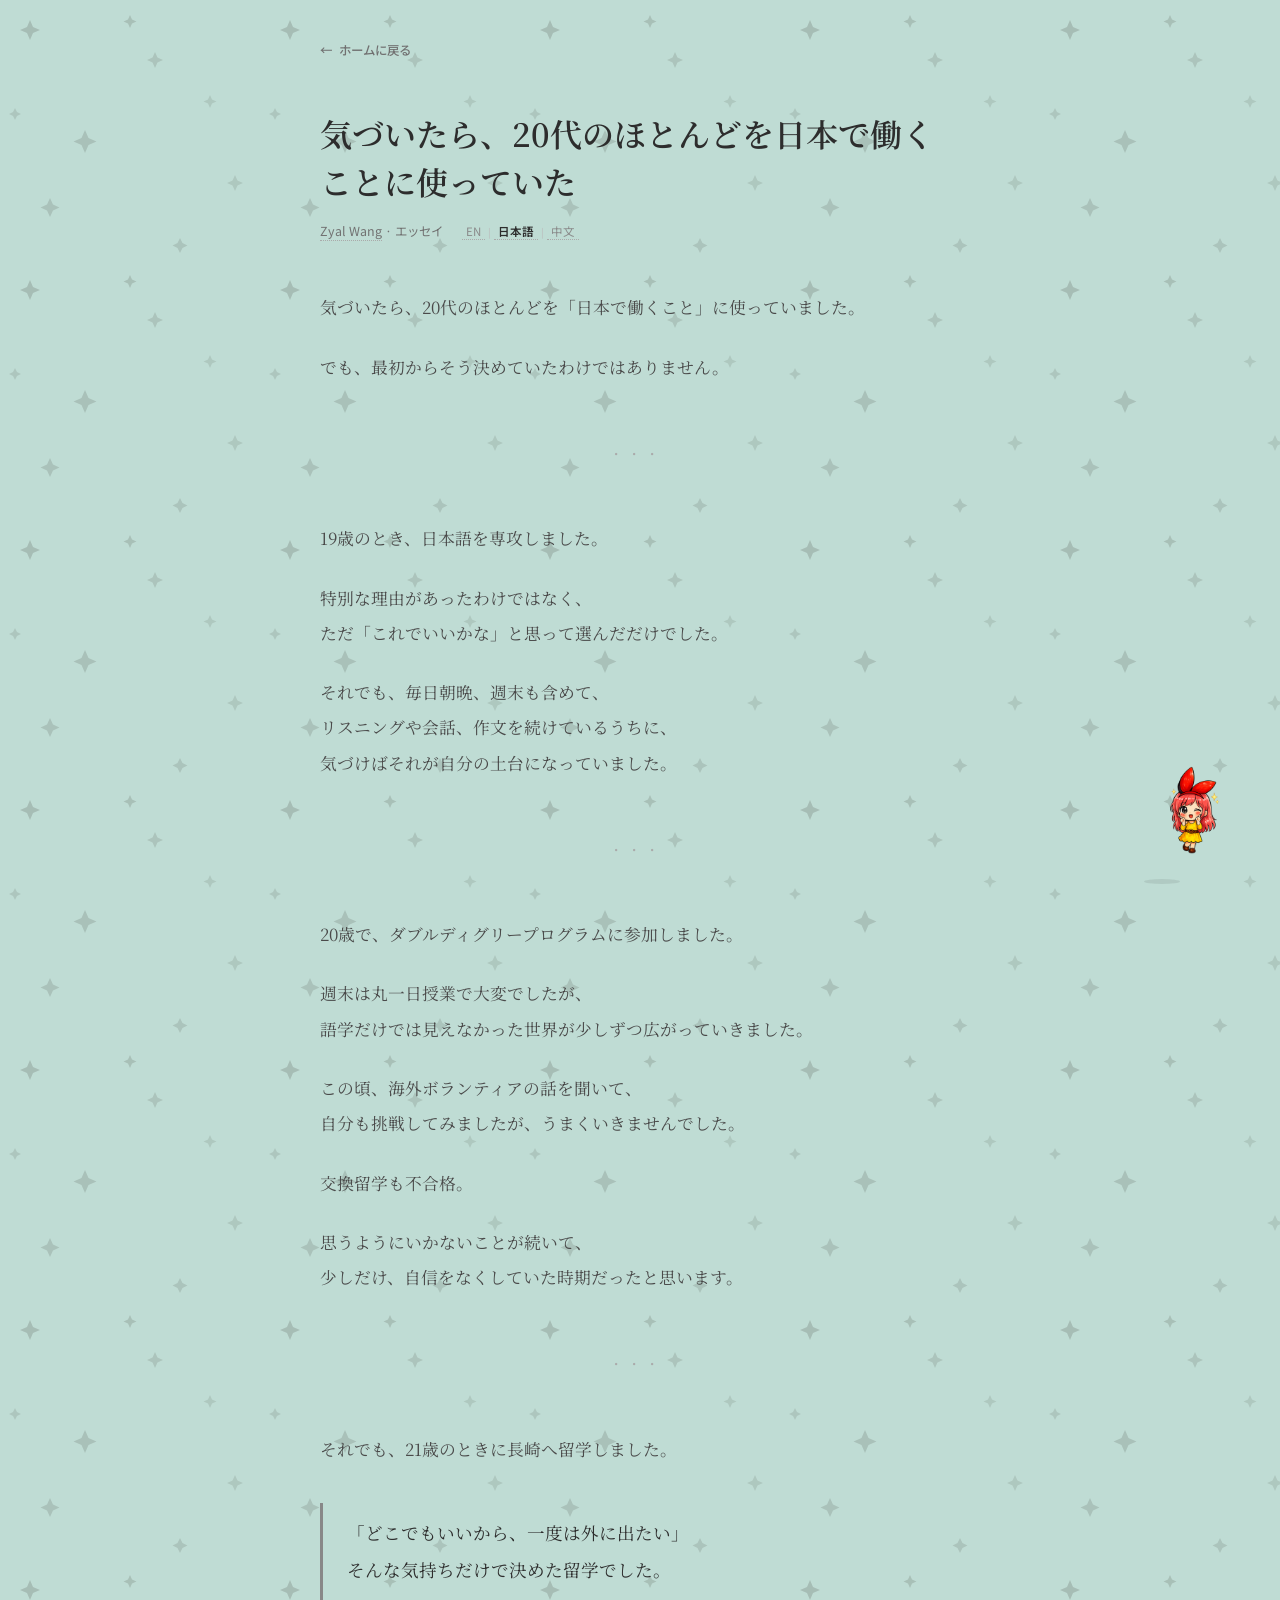
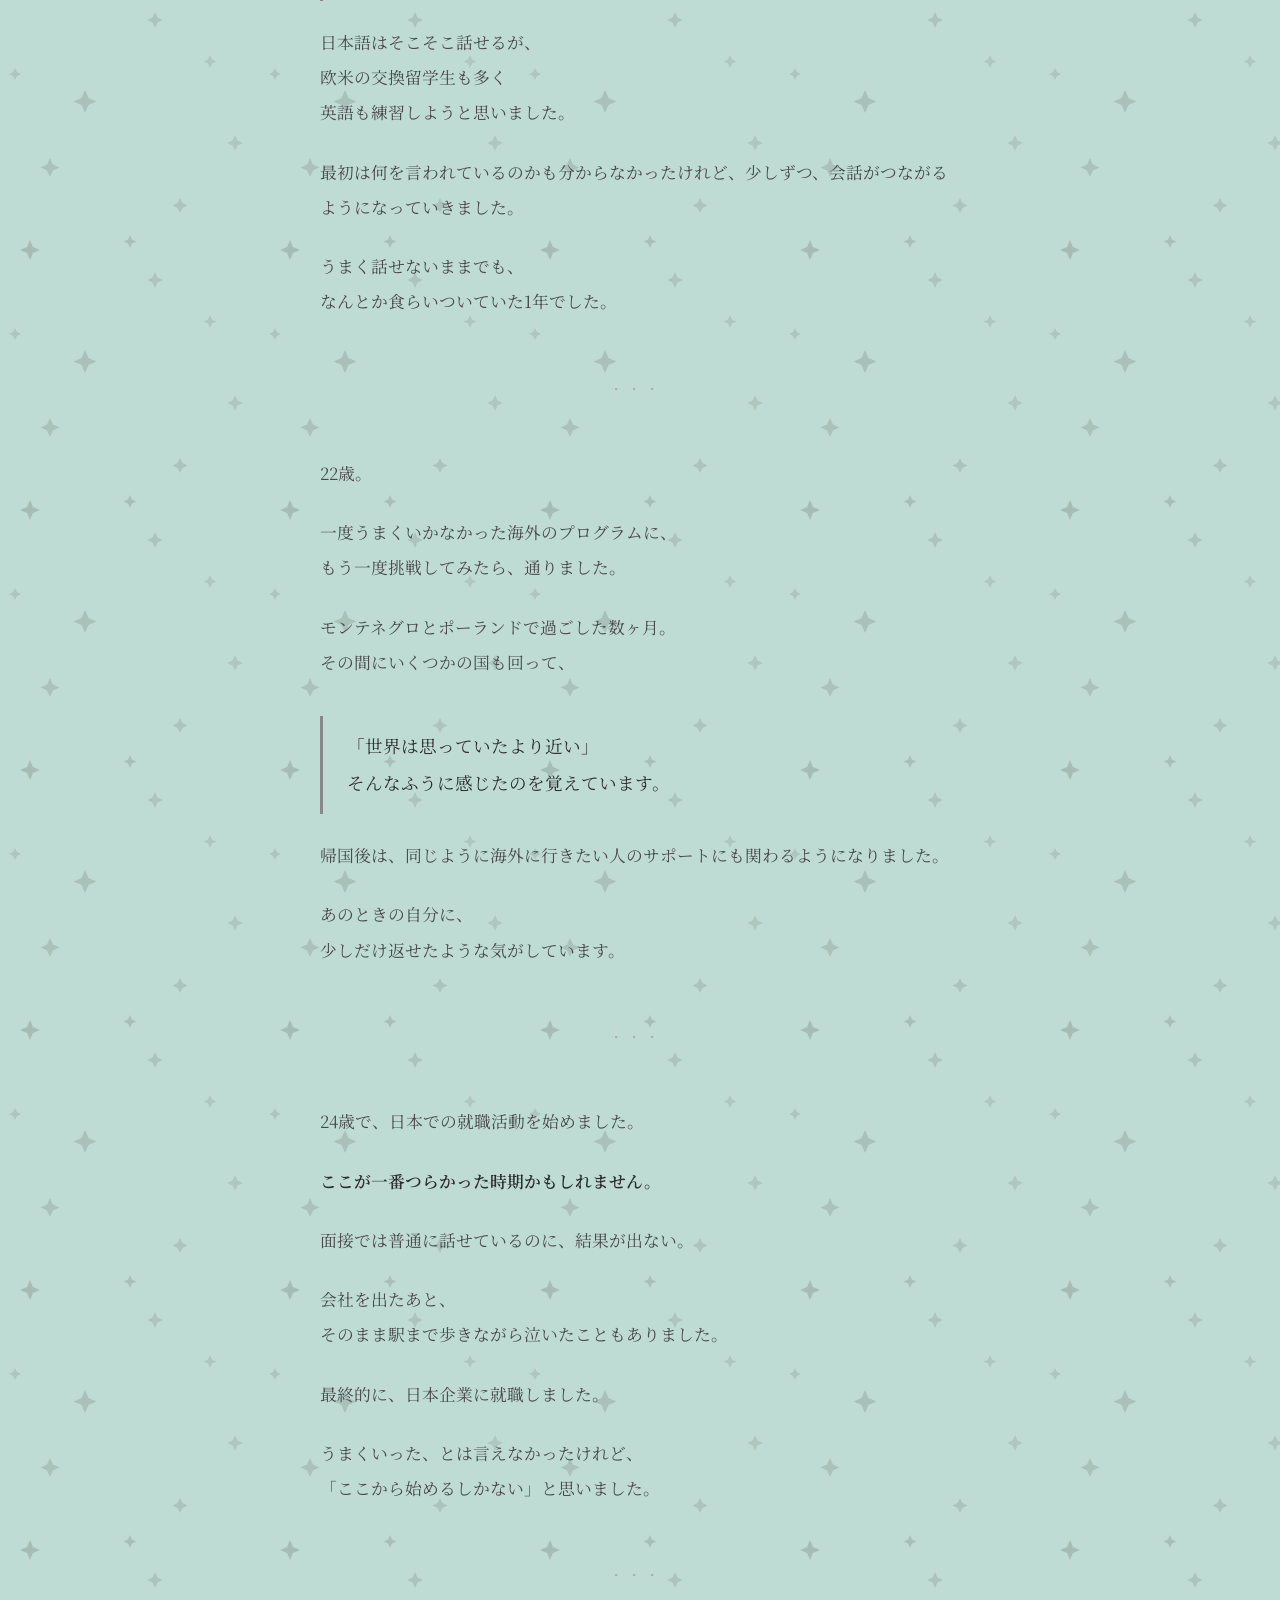
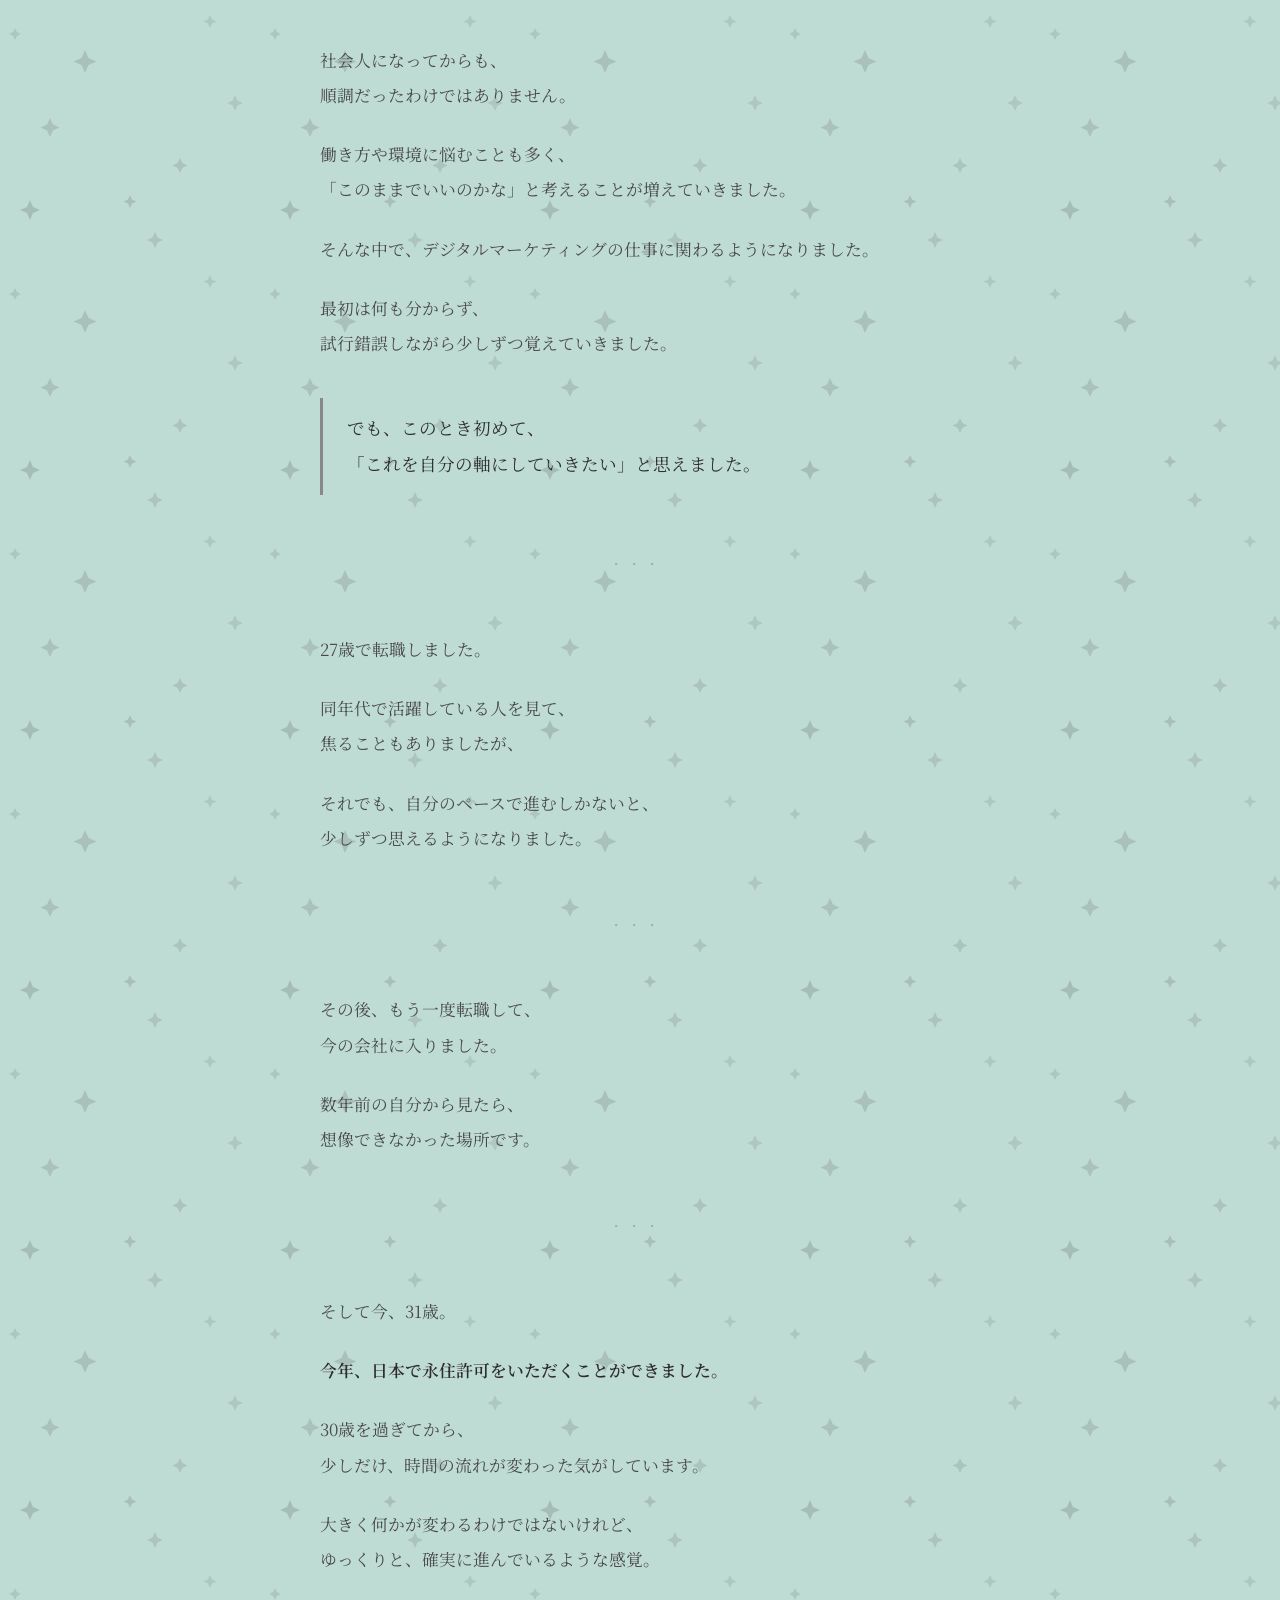
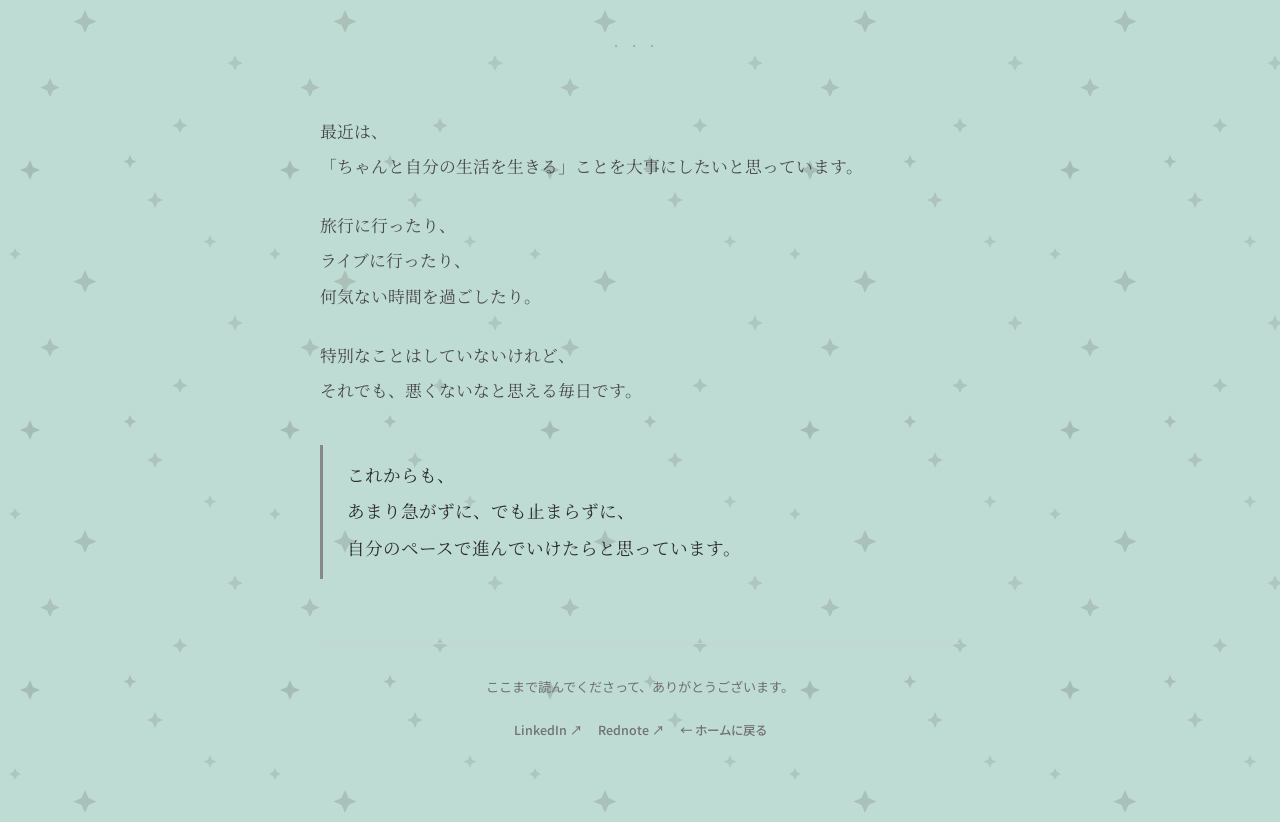
<file: ja/articles/myself/index.html>
<!DOCTYPE html>
<html lang="ja">
<head>
  <!-- Google Tag Manager -->
  <script>(function(w,d,s,l,i){w[l]=w[l]||[];w[l].push({'gtm.start':
  new Date().getTime(),event:'gtm.js'});var f=d.getElementsByTagName(s)[0],
  j=d.createElement(s),dl=l!='dataLayer'?'&l='+l:'';j.async=true;j.src=
  'https://www.googletagmanager.com/gtm.js?id='+i+dl;f.parentNode.insertBefore(j,f);
  })(window,document,'script','dataLayer','GTM-NZXPKF83');</script>
  <!-- End Google Tag Manager -->
  <meta charset="UTF-8">
  <meta name="viewport" content="width=device-width, initial-scale=1.0">
  <title>気づいたら、20代のほとんどを日本で働くことに使っていた | Zyal Wang</title>
  <meta name="description" content="中国の大学で日本語を学び、留学、就活、転職を経て日本でデジタルマーケターとして働くまでの道のり。挫折と再出発を繰り返した、19歳から31歳のリアルな記録。">
  <meta name="google-site-verification" content="9sDPMP5eEM-u4sxH_2bG6KSkaLZlipDWN4YRXhgr1_8" />
  <meta property="og:title" content="気づいたら、20代のほとんどを日本で働くことに使っていた">
  <meta property="og:description" content="中国の大学で日本語を学び、留学、就活、転職を経て日本でデジタルマーケターとして働くまでの道のり。">
  <meta property="og:image" content="https://zyalwang.com/Portraitphotosquare.jpeg">
  <meta property="og:type" content="article">
  <link rel="canonical" href="https://zyalwang.com/ja/articles/myself/">
  <meta property="og:url" content="https://zyalwang.com/ja/articles/myself/">
  <link rel="alternate" hreflang="en" href="https://zyalwang.com/articles/myself/">
  <link rel="alternate" hreflang="ja" href="https://zyalwang.com/ja/articles/myself/">
  <link rel="alternate" hreflang="zh" href="https://zyalwang.com/zh/articles/myself/">
  <link rel="alternate" hreflang="x-default" href="https://zyalwang.com/articles/myself/">
  <script type="application/ld+json">
  {
    "@context": "https://schema.org",
    "@type": "Article",
    "headline": "気づいたら、20代のほとんどを日本で働くことに使っていた",
    "author": {
      "@type": "Person",
      "name": "Zyal Wang",
      "url": "https://zyalwang.com"
    },
    "datePublished": "2026-03-22",
    "description": "中国の大学で日本語を学び、留学、就活、転職を経て日本でデジタルマーケターとして働くまでの道のり。",
    "image": "https://zyalwang.com/Portraitphotosquare.jpeg",
    "inLanguage": "ja"
  }
  </script>
  <link href="https://fonts.googleapis.com/css2?family=Newsreader:ital,wght@0,400;0,600;1,400&family=Inter:wght@400;500;600&family=Noto+Serif+JP:wght@400;600&family=Noto+Sans+JP:wght@400;500;600&display=swap" rel="stylesheet">
  <style>
    *, *::before, *::after { margin: 0; padding: 0; box-sizing: border-box; }
    html { scroll-behavior: smooth; }
    body {
      font-family: 'Noto Sans JP', 'Inter', -apple-system, sans-serif;
      color: #2D2D2D;
      background-color: #BFDCD4;
      background-image: url("data:image/svg+xml,%3Csvg xmlns='http://www.w3.org/2000/svg' width='260' height='260'%3E%3Cpath d='M30 20l3 7 7 3-7 3-3 7-3-7-7-3 7-3z' fill='%23889890' opacity='.45'/%3E%3Cpath d='M155 52l2.5 5.5 5.5 2.5-5.5 2.5-2.5 5.5-2.5-5.5-5.5-2.5 5.5-2.5z' fill='%23889890' opacity='.35'/%3E%3Cpath d='M85 130l3.5 8 8 3.5-8 3.5-3.5 8-3.5-8-8-3.5 8-3.5z' fill='%23889890' opacity='.4'/%3E%3Cpath d='M210 95l2 4.5 4.5 2-4.5 2-2 4.5-2-4.5-4.5-2 4.5-2z' fill='%23889890' opacity='.3'/%3E%3Cpath d='M50 198l3 6.5 6.5 3-6.5 3-3 6.5-3-6.5-6.5-3 6.5-3z' fill='%23889890' opacity='.38'/%3E%3Cpath d='M130 15l2 4.5 4.5 2-4.5 2-2 4.5-2-4.5-4.5-2 4.5-2z' fill='%23889890' opacity='.42'/%3E%3Cpath d='M235 175l2.5 5.5 5.5 2.5-5.5 2.5-2.5 5.5-2.5-5.5-5.5-2.5 5.5-2.5z' fill='%23889890' opacity='.3'/%3E%3Cpath d='M180 238l2.5 5 5 2.5-5 2.5-2.5 5-2.5-5-5-2.5 5-2.5z' fill='%23889890' opacity='.36'/%3E%3Cpath d='M15 108l2 4 4 2-4 2-2 4-2-4-4-2 4-2z' fill='%23889890' opacity='.33'/%3E%3C/svg%3E");
      background-repeat: repeat;
      line-height: 1.7;
      -webkit-font-smoothing: antialiased;
    }

    .article-wrapper {
      max-width: 680px;
      margin: 0 auto;
      padding: 0 20px 80px;
    }

    .back-link {
      display: inline-block;
      margin-top: 40px;
      margin-bottom: 48px;
      font-size: 0.78rem;
      font-weight: 500;
      color: #717171;
      text-decoration: none;
      transition: color 0.2s;
    }
    .back-link:hover { color: #2D2D2D; }
    .back-link span { margin-right: 4px; }

    .article-header {
      margin-bottom: 48px;
    }
    .article-header h1 {
      font-family: 'Noto Serif JP', 'Newsreader', Georgia, serif;
      font-size: 2rem;
      font-weight: 600;
      line-height: 1.5;
      color: #2D2D2D;
      margin-bottom: 16px;
    }
    .article-meta {
      font-size: 0.78rem;
      color: #717171;
    }
    .article-meta a {
      color: #717171;
      text-decoration: none;
      border-bottom: 1px dotted #AAAAAA;
      transition: color 0.2s;
    }
    .article-meta a:hover { color: #2D2D2D; }

    .lang-bar {
      display: inline-block;
      margin-left: 16px;
      font-size: 0.72rem;
    }
    .lang-bar a {
      color: #8A8A8A;
      text-decoration: none;
      padding: 0 4px;
      transition: color 0.2s;
    }
    .lang-bar a:hover { color: #2D2D2D; }
    .lang-bar a.current { color: #2D2D2D; font-weight: 600; }
    .lang-bar span { color: #BABABA; font-size: 0.6rem; }

    .article-body {
      font-family: 'Noto Serif JP', 'Newsreader', Georgia, serif;
      font-size: 1.05rem;
      line-height: 2.1;
      color: #4A4A4A;
    }
    .article-body p {
      margin-bottom: 24px;
    }
    .article-body strong {
      color: #2D2D2D;
      font-weight: 600;
    }

    .highlight {
      font-family: 'Noto Serif JP', 'Newsreader', Georgia, serif;
      font-size: 1.1rem;
      font-style: normal;
      color: #2D2D2D;
      border-left: 3px solid #888888;
      padding: 12px 0 12px 24px;
      margin: 36px 0;
    }

    .section-break {
      text-align: center;
      color: #AAAAAA;
      font-size: 1.2rem;
      letter-spacing: 12px;
      margin: 48px 0;
    }

    .article-footer {
      margin-top: 64px;
      padding-top: 32px;
      border-top: 1px solid #D0D0D0;
      text-align: center;
    }
    .article-footer p {
      font-size: 0.82rem;
      color: #717171;
      margin-bottom: 16px;
    }
    .article-footer a {
      font-size: 0.78rem;
      font-weight: 500;
      color: #717171;
      text-decoration: none;
      transition: color 0.2s;
    }
    .article-footer a:hover { color: #2D2D2D; }

    @media (max-width: 768px) {
      .article-header h1 { font-size: 1.6rem; }
      .article-body { font-size: 1rem; }
    }
    @media (max-width: 480px) {
      .article-header h1 { font-size: 1.4rem; }
      .back-link { margin-top: 24px; margin-bottom: 32px; }
    }
  </style>

  <script type="application/ld+json">
  {
    "@context": "https://schema.org",
    "@type": "Article",
    "headline": "気づいたら、20代のほとんどを日本で働くことに使っていた",
    "author": {
      "@type": "Person",
      "name": "Zyal Wang",
      "url": "https://zyalwang.com"
    },
    "datePublished": "2026-03-22",
    "description": "中国の大学で日本語を学び、留学、就活、転職を経て日本でデジタルマーケターとして働くまでの道のり。",
    "image": "https://zyalwang.com/Portraitphotosquare.jpeg",
    "inLanguage": "ja"
  }
  </script>
</head>
<body>
<!-- Google Tag Manager (noscript) -->
<noscript><iframe src="https://www.googletagmanager.com/ns.html?id=GTM-NZXPKF83"
height="0" width="0" style="display:none;visibility:hidden"></iframe></noscript>
<!-- End Google Tag Manager (noscript) -->

<div class="article-wrapper">

  <a href="../../index.html" class="back-link"><span>←</span> ホームに戻る</a>

  <header class="article-header">
    <h1>気づいたら、20代のほとんどを日本で働くことに使っていた</h1>
    <p class="article-meta">
      <a href="../../index.html">Zyal Wang</a> · エッセイ
      <span class="lang-bar">
        <a href="../../../articles/myself/index.html">EN</a>
        <span>|</span>
        <a href="index.html" class="current">日本語</a>
        <span>|</span>
        <a href="../../../zh/articles/myself/index.html">中文</a>
      </span>
    </p>
  </header>

  <article class="article-body">

    <p>気づいたら、20代のほとんどを「日本で働くこと」に使っていました。</p>

    <p>でも、最初からそう決めていたわけではありません。</p>

    <div class="section-break">···</div>

    <p>19歳のとき、日本語を専攻しました。</p>

    <p>特別な理由があったわけではなく、<br>ただ「これでいいかな」と思って選んだだけでした。</p>

    <p>それでも、毎日朝晩、週末も含めて、<br>リスニングや会話、作文を続けているうちに、<br>気づけばそれが自分の土台になっていました。</p>

    <div class="section-break">···</div>

    <p>20歳で、ダブルディグリープログラムに参加しました。</p>

    <p>週末は丸一日授業で大変でしたが、<br>語学だけでは見えなかった世界が少しずつ広がっていきました。</p>

    <p>この頃、海外ボランティアの話を聞いて、<br>自分も挑戦してみましたが、うまくいきませんでした。</p>

    <p>交換留学も不合格。</p>

    <p>思うようにいかないことが続いて、<br>少しだけ、自信をなくしていた時期だったと思います。</p>

    <div class="section-break">···</div>

    <p>それでも、21歳のときに長崎へ留学しました。</p>

    <p class="highlight">「どこでもいいから、一度は外に出たい」<br>そんな気持ちだけで決めた留学でした。</p>

    <p>日本語はそこそこ話せるが、<br>欧米の交換留学生も多く<br>英語も練習しようと思いました。</p>

    <p>最初は何を言われているのかも分からなかったけれど、少しずつ、会話がつながるようになっていきました。</p>

    <p>うまく話せないままでも、<br>なんとか食らいついていた1年でした。</p>

    <div class="section-break">···</div>

    <p>22歳。</p>

    <p>一度うまくいかなかった海外のプログラムに、<br>もう一度挑戦してみたら、通りました。</p>

    <p>モンテネグロとポーランドで過ごした数ヶ月。<br>その間にいくつかの国も回って、</p>

    <p class="highlight">「世界は思っていたより近い」<br>そんなふうに感じたのを覚えています。</p>

    <p>帰国後は、同じように海外に行きたい人のサポートにも関わるようになりました。</p>

    <p>あのときの自分に、<br>少しだけ返せたような気がしています。</p>

    <div class="section-break">···</div>

    <p>24歳で、日本での就職活動を始めました。</p>

    <p><strong>ここが一番つらかった時期かもしれません。</strong></p>

    <p>面接では普通に話せているのに、結果が出ない。</p>

    <p>会社を出たあと、<br>そのまま駅まで歩きながら泣いたこともありました。</p>

    <p>最終的に、日本企業に就職しました。</p>

    <p>うまくいった、とは言えなかったけれど、<br>「ここから始めるしかない」と思いました。</p>

    <div class="section-break">···</div>

    <p>社会人になってからも、<br>順調だったわけではありません。</p>

    <p>働き方や環境に悩むことも多く、<br>「このままでいいのかな」と考えることが増えていきました。</p>

    <p>そんな中で、デジタルマーケティングの仕事に関わるようになりました。</p>

    <p>最初は何も分からず、<br>試行錯誤しながら少しずつ覚えていきました。</p>

    <p class="highlight">でも、このとき初めて、<br>「これを自分の軸にしていきたい」と思えました。</p>

    <div class="section-break">···</div>

    <p>27歳で転職しました。</p>

    <p>同年代で活躍している人を見て、<br>焦ることもありましたが、</p>

    <p>それでも、自分のペースで進むしかないと、<br>少しずつ思えるようになりました。</p>

    <div class="section-break">···</div>

    <p>その後、もう一度転職して、<br>今の会社に入りました。</p>

    <p>数年前の自分から見たら、<br>想像できなかった場所です。</p>

    <div class="section-break">···</div>

    <p>そして今、31歳。</p>

    <p><strong>今年、日本で永住許可をいただくことができました。</strong></p>

    <p>30歳を過ぎてから、<br>少しだけ、時間の流れが変わった気がしています。</p>

    <p>大きく何かが変わるわけではないけれど、<br>ゆっくりと、確実に進んでいるような感覚。</p>

    <div class="section-break">···</div>

    <p>最近は、<br>「ちゃんと自分の生活を生きる」ことを大事にしたいと思っています。</p>

    <p>旅行に行ったり、<br>ライブに行ったり、<br>何気ない時間を過ごしたり。</p>

    <p>特別なことはしていないけれど、<br>それでも、悪くないなと思える毎日です。</p>

    <p class="highlight">これからも、<br>あまり急がずに、でも止まらずに、<br>自分のペースで進んでいけたらと思っています。</p>

  </article>

  <footer class="article-footer">
    <p>ここまで読んでくださって、ありがとうございます。</p>
    <a href="https://www.linkedin.com/in/wangxinlu" target="_blank" rel="noopener">LinkedIn ↗</a>
    &nbsp;&nbsp;
    <a href="https://xhslink.com/m/3NL8vdNT7zq" target="_blank" rel="noopener">Rednote ↗</a>
    &nbsp;&nbsp;
    <a href="../../index.html">← ホームに戻る</a>
  </footer>

</div>

<!-- Quiet Pet -->
<style>
  .pet-wrap {
    position: fixed; bottom: 20px; right: 24px; z-index: 50;
    cursor: pointer; user-select: none;
  }
  .pet { width: 120px; height: 135px; position: relative; animation: pet-idle 2.5s ease-in-out infinite; }
  .pet-img {
    width: 100%; height: 100%;
    background: url('../../../page_pet/webpet_cute.png') center/contain no-repeat;
    transition: background-image 0.3s ease;
  }
  .pet .shadow {
    position: absolute; bottom: -4px; left: 8px;
    width: 36px; height: 5px; background: rgba(0,0,0,0.08); border-radius: 50%;
  }
  .pet .speech {
    position: absolute; top: -28px; left: 50%; transform: translateX(-50%);
    background: #fff; border: 1.5px solid #FFEB3B; border-radius: 10px;
    padding: 3px 8px; font-size: 0.6rem; color: #717171; white-space: nowrap;
    opacity: 0; transition: opacity 0.3s; pointer-events: none;
  }
  .pet .speech::after {
    content: ''; position: absolute; bottom: -5px; left: 50%; transform: translateX(-50%);
    border-left: 5px solid transparent; border-right: 5px solid transparent;
    border-top: 5px solid #FFEB3B;
  }
  .pet-wrap.talking .speech { opacity: 1; }
  @keyframes pet-idle { 0%,100%{transform:translateY(0)} 50%{transform:translateY(-3px)} }
  @media (max-width: 600px) {
    .pet { width: 80px; height: 90px; }
    .pet .shadow { width: 24px; height: 4px; }
    .pet .speech { white-space: normal; max-width: 140px; text-align: center; top: -40px; }
    .pet-wrap { bottom: 12px; right: 12px; }
  }
</style>
<div class="pet-wrap" id="pet-wrap">
  <div class="pet">
    <div class="speech" id="pet-speech"></div>
    <div class="pet-img"></div>
    <div class="shadow"></div>
  </div>
</div>
<script>
(function(){
  const wrap = document.getElementById('pet-wrap');
  const speech = document.getElementById('pet-speech');
  const petImg = wrap.querySelector('.pet-img');
  const basePath = '../../../page_pet/';
  const moods = {
    cute: basePath + 'webpet_cute.png',
    happy: basePath + 'webpet_happy.png',
    cry: basePath + 'webpet_cry.png',
    worried: basePath + 'webpet_worried.png',
    excited: basePath + 'webpet_exciting.png'
  };
  Object.values(moods).forEach(src => { const img = new Image(); img.src = src; });

  const msgs = [
    { text: '読んでくれてありがとう ♡', mood: 'happy' },
    { text: 'これ、書くの大変だったの...', mood: 'worried' },
    { text: 'ここに書いたこと、全部本当のこと', mood: 'cute' },
    { text: '何か響くものがあったら嬉しいな', mood: 'cute' },
    { text: '19歳から31歳…あっという間だった', mood: 'cry' },
    { text: '正直、まだ模索中です', mood: 'worried' },
    { text: '計画をやめた時に、いちばんいいことが起きた', mood: 'happy' },
    { text: '来てくれて嬉しい ✨', mood: 'excited' }
  ];

  function say(text, mood) {
    speech.textContent = text;
    petImg.style.backgroundImage = 'url(' + moods[mood] + ')';
    wrap.classList.add('talking');
    setTimeout(() => {
      wrap.classList.remove('talking');
      setTimeout(() => { petImg.style.backgroundImage = 'url(' + moods.cute + ')'; }, 300);
    }, 3000);
  }

  wrap.addEventListener('click', () => {
    const m = msgs[Math.floor(Math.random() * msgs.length)];
    say(m.text, m.mood);
  });
})();
</script>

</body>
</html>
</file>
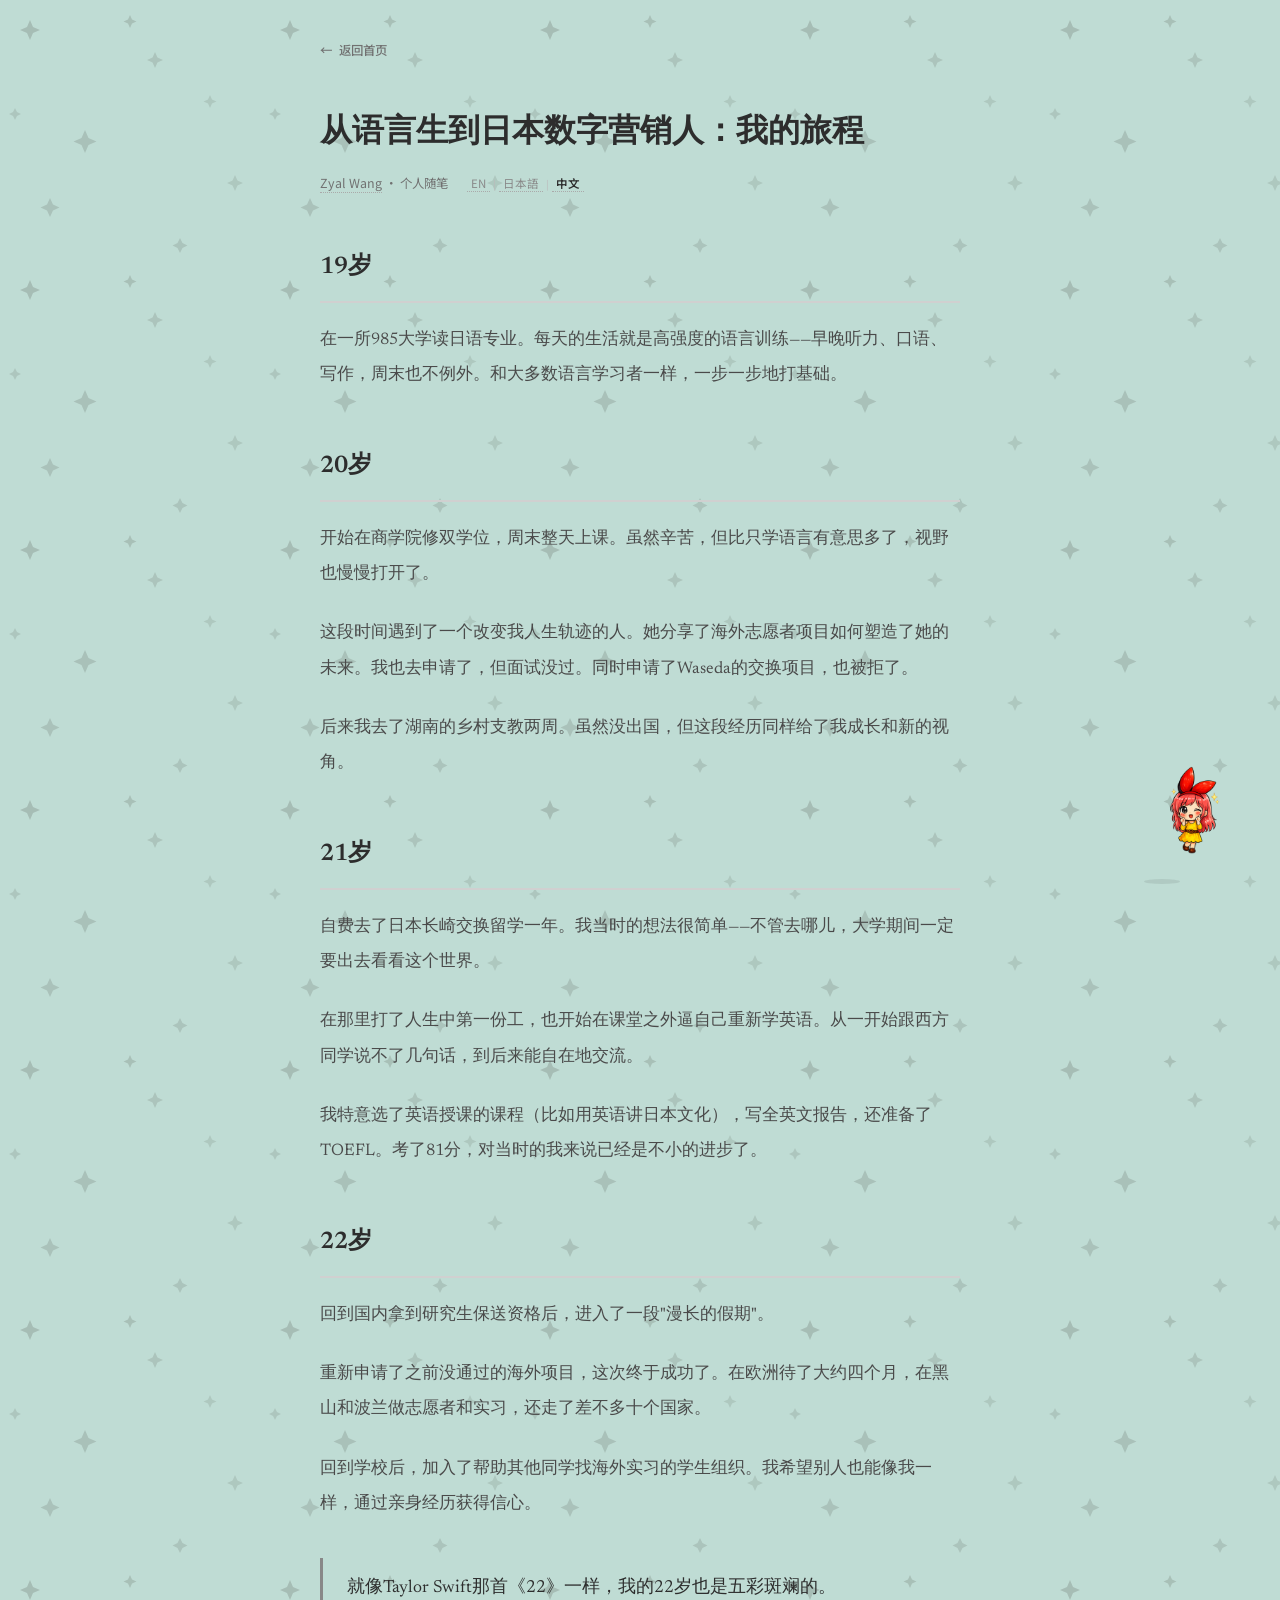
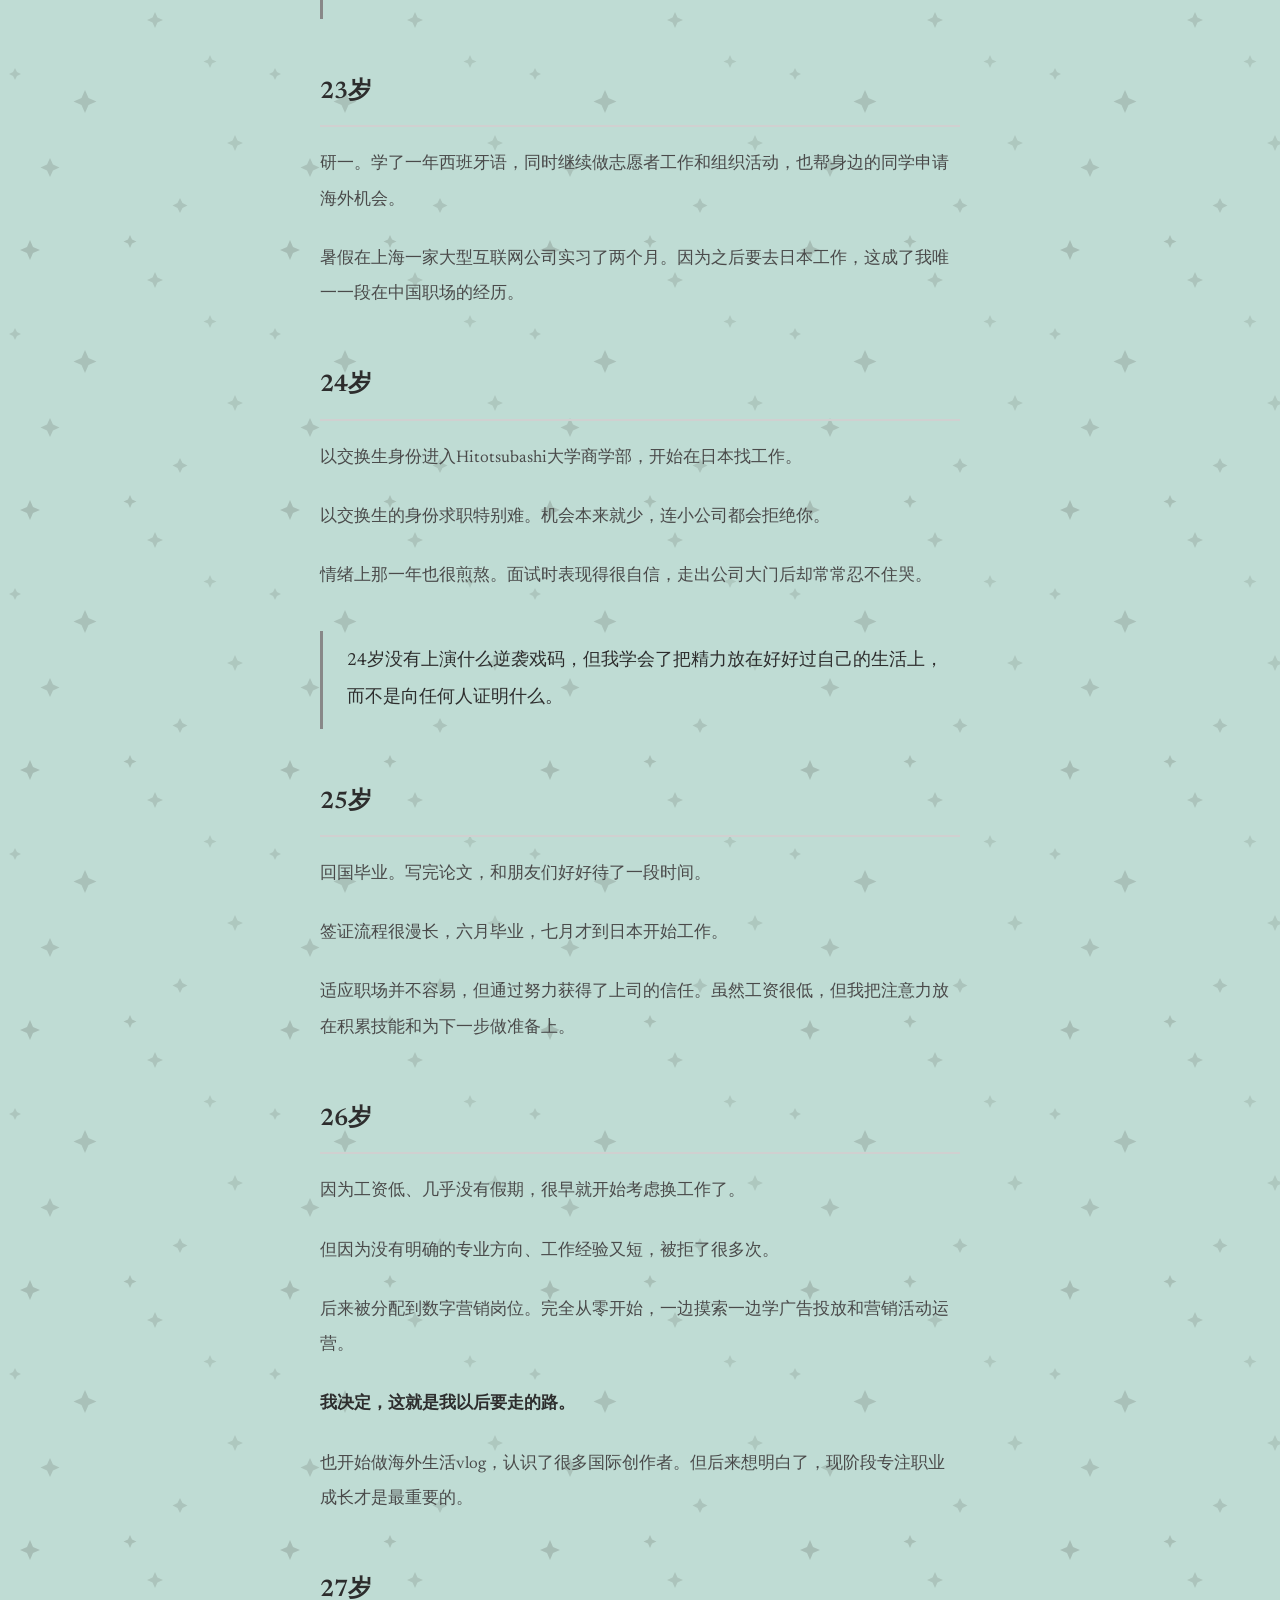
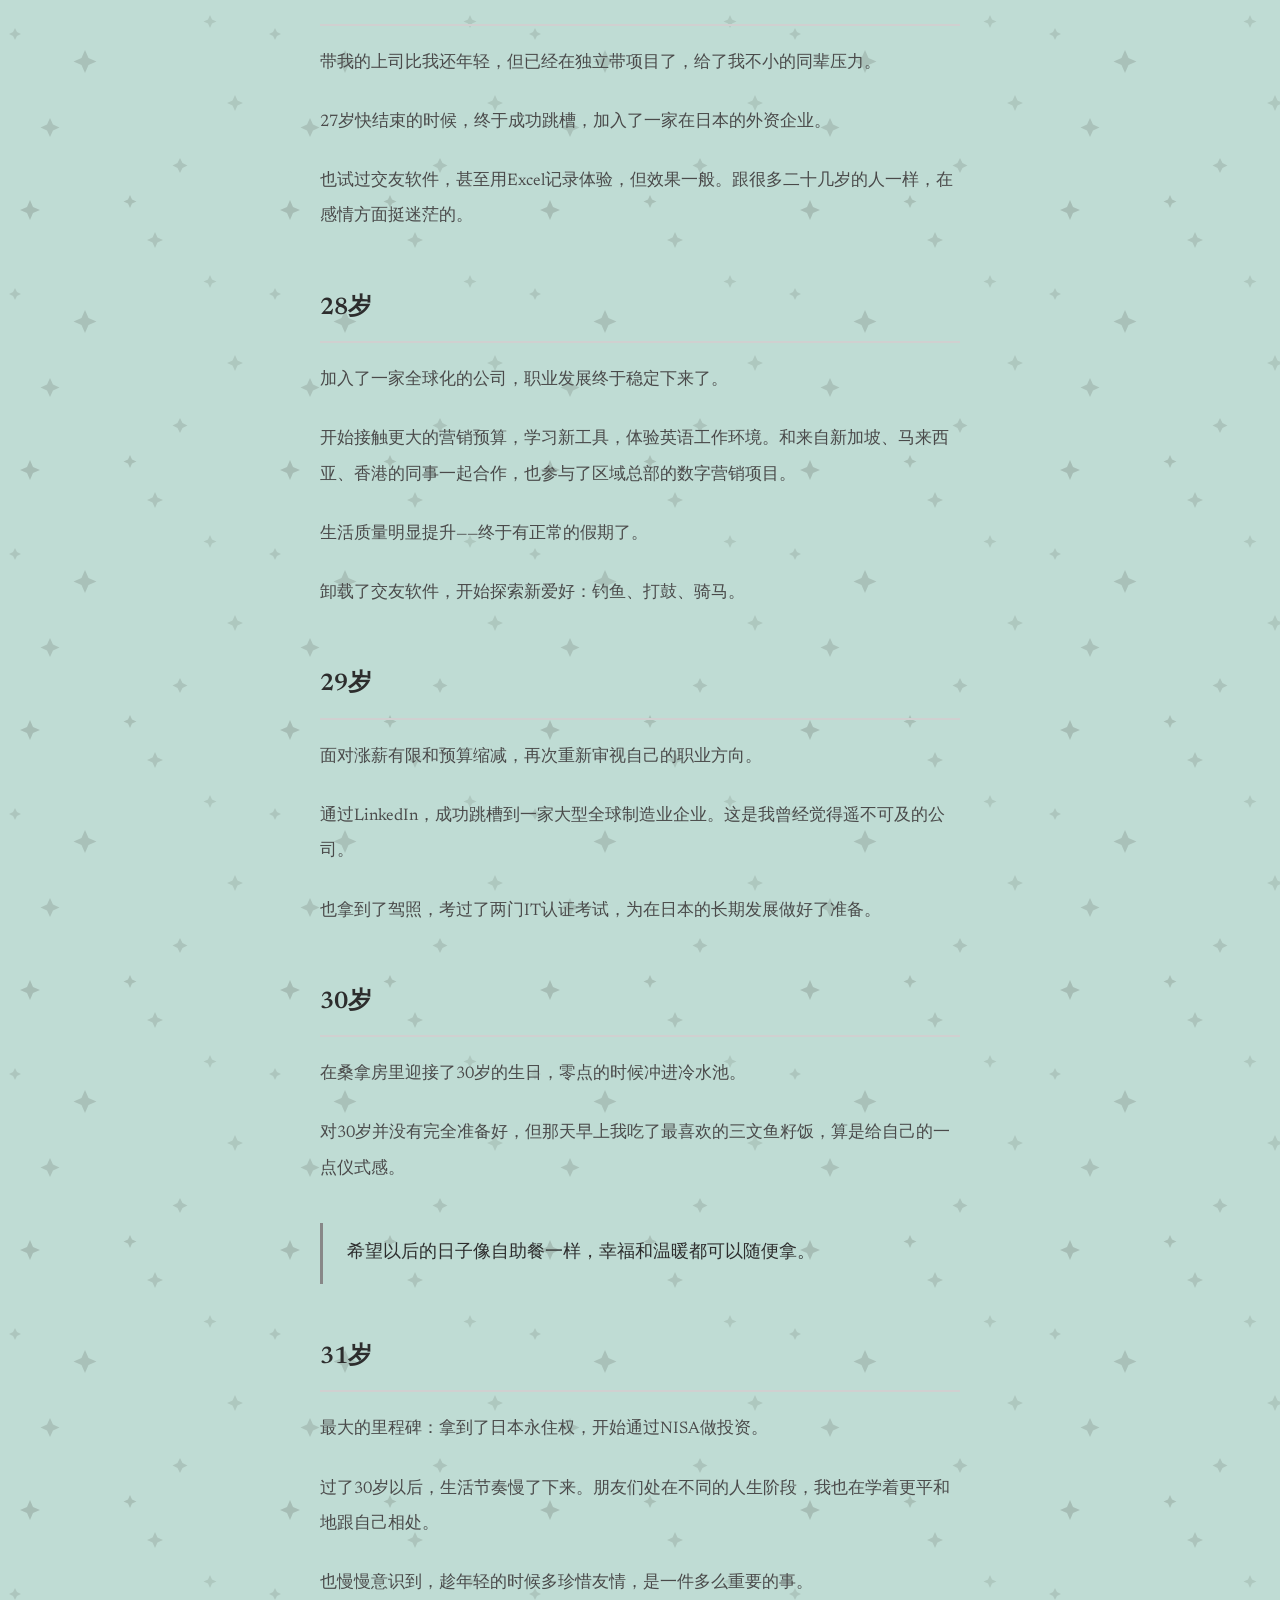
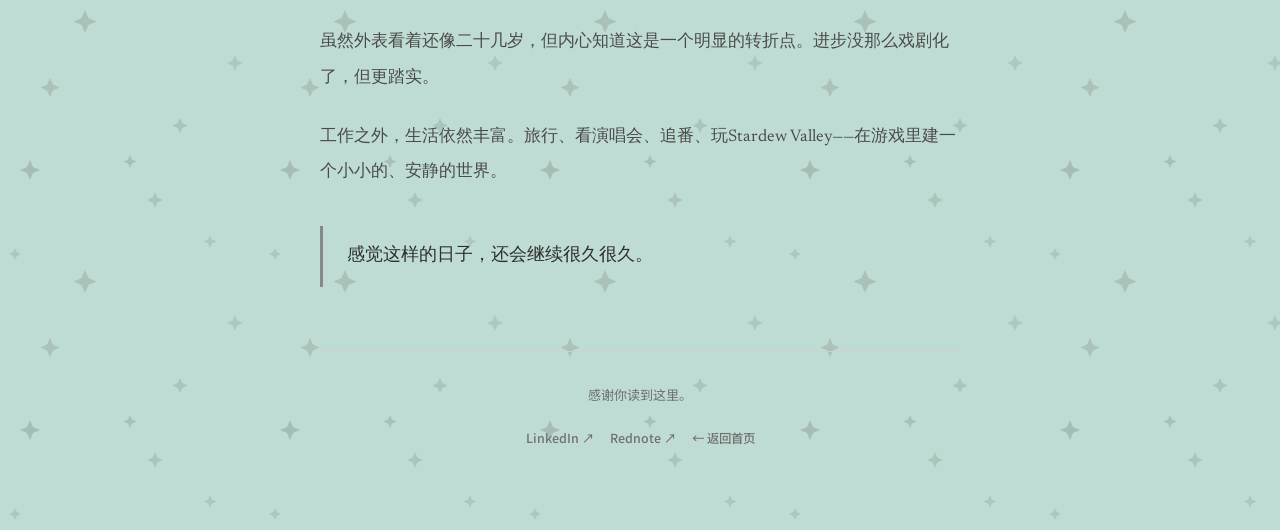
<file: zh/articles/myself/index.html>
<!DOCTYPE html>
<html lang="zh-CN">
<head>
  <!-- Google Tag Manager -->
  <script>(function(w,d,s,l,i){w[l]=w[l]||[];w[l].push({'gtm.start':
  new Date().getTime(),event:'gtm.js'});var f=d.getElementsByTagName(s)[0],
  j=d.createElement(s),dl=l!='dataLayer'?'&l='+l:'';j.async=true;j.src=
  'https://www.googletagmanager.com/gtm.js?id='+i+dl;f.parentNode.insertBefore(j,f);
  })(window,document,'script','dataLayer','GTM-NZXPKF83');</script>
  <!-- End Google Tag Manager -->
  <meta charset="UTF-8">
  <meta name="viewport" content="width=device-width, initial-scale=1.0">
  <title>从语言生到日本数字营销人：我的旅程 | Zyal Wang</title>
  <meta name="description" content="从中国985大学的日语专业出发，经历留学、求职、转职，最终在日本成为数字营销人。19岁到31岁，一段关于拒绝、重新开始和好奇心的真实记录。">
  <meta name="google-site-verification" content="9sDPMP5eEM-u4sxH_2bG6KSkaLZlipDWN4YRXhgr1_8" />
  <meta property="og:title" content="从语言生到日本数字营销人：我的旅程">
  <meta property="og:description" content="从中国985大学的日语专业出发，经历留学、求职、转职，最终在日本成为数字营销人。">
  <meta property="og:image" content="https://zyalwang.com/Portraitphotosquare.jpeg">
  <meta property="og:type" content="article">
  <link rel="canonical" href="https://zyalwang.com/zh/articles/myself/">
  <meta property="og:url" content="https://zyalwang.com/zh/articles/myself/">
  <link rel="alternate" hreflang="en" href="https://zyalwang.com/articles/myself/">
  <link rel="alternate" hreflang="ja" href="https://zyalwang.com/ja/articles/myself/">
  <link rel="alternate" hreflang="zh" href="https://zyalwang.com/zh/articles/myself/">
  <link rel="alternate" hreflang="x-default" href="https://zyalwang.com/articles/myself/">
  <link href="https://fonts.googleapis.com/css2?family=Newsreader:ital,wght@0,400;0,600;1,400&family=Inter:wght@400;500;600&family=Noto+Serif+SC:wght@400;600&family=Noto+Sans+SC:wght@400;500;600&display=swap" rel="stylesheet">
  <style>
    *, *::before, *::after { margin: 0; padding: 0; box-sizing: border-box; }
    html { scroll-behavior: smooth; }
    body {
      font-family: 'Noto Sans SC', 'Inter', -apple-system, sans-serif;
      color: #2D2D2D;
      background-color: #BFDCD4;
      background-image: url("data:image/svg+xml,%3Csvg xmlns='http://www.w3.org/2000/svg' width='260' height='260'%3E%3Cpath d='M30 20l3 7 7 3-7 3-3 7-3-7-7-3 7-3z' fill='%23889890' opacity='.45'/%3E%3Cpath d='M155 52l2.5 5.5 5.5 2.5-5.5 2.5-2.5 5.5-2.5-5.5-5.5-2.5 5.5-2.5z' fill='%23889890' opacity='.35'/%3E%3Cpath d='M85 130l3.5 8 8 3.5-8 3.5-3.5 8-3.5-8-8-3.5 8-3.5z' fill='%23889890' opacity='.4'/%3E%3Cpath d='M210 95l2 4.5 4.5 2-4.5 2-2 4.5-2-4.5-4.5-2 4.5-2z' fill='%23889890' opacity='.3'/%3E%3Cpath d='M50 198l3 6.5 6.5 3-6.5 3-3 6.5-3-6.5-6.5-3 6.5-3z' fill='%23889890' opacity='.38'/%3E%3Cpath d='M130 15l2 4.5 4.5 2-4.5 2-2 4.5-2-4.5-4.5-2 4.5-2z' fill='%23889890' opacity='.42'/%3E%3Cpath d='M235 175l2.5 5.5 5.5 2.5-5.5 2.5-2.5 5.5-2.5-5.5-5.5-2.5 5.5-2.5z' fill='%23889890' opacity='.3'/%3E%3Cpath d='M180 238l2.5 5 5 2.5-5 2.5-2.5 5-2.5-5-5-2.5 5-2.5z' fill='%23889890' opacity='.36'/%3E%3Cpath d='M15 108l2 4 4 2-4 2-2 4-2-4-4-2 4-2z' fill='%23889890' opacity='.33'/%3E%3C/svg%3E");
      background-repeat: repeat;
      line-height: 1.7;
      -webkit-font-smoothing: antialiased;
    }

    .article-wrapper {
      max-width: 680px;
      margin: 0 auto;
      padding: 0 20px 80px;
    }

    .back-link {
      display: inline-block;
      margin-top: 40px;
      margin-bottom: 48px;
      font-size: 0.78rem;
      font-weight: 500;
      color: #717171;
      text-decoration: none;
      transition: color 0.2s;
    }
    .back-link:hover { color: #2D2D2D; }
    .back-link span { margin-right: 4px; }

    .article-header {
      margin-bottom: 48px;
    }
    .article-header h1 {
      font-family: 'Noto Serif SC', 'Newsreader', Georgia, serif;
      font-size: 2rem;
      font-weight: 600;
      line-height: 1.5;
      color: #2D2D2D;
      margin-bottom: 16px;
    }
    .article-meta {
      font-size: 0.78rem;
      color: #717171;
    }
    .article-meta a {
      color: #717171;
      text-decoration: none;
      border-bottom: 1px dotted #AAAAAA;
      transition: color 0.2s;
    }
    .article-meta a:hover { color: #2D2D2D; }

    .lang-bar {
      display: inline-block;
      margin-left: 16px;
      font-size: 0.72rem;
    }
    .lang-bar a {
      color: #8A8A8A;
      text-decoration: none;
      padding: 0 4px;
      transition: color 0.2s;
    }
    .lang-bar a:hover { color: #2D2D2D; }
    .lang-bar a.current { color: #2D2D2D; font-weight: 600; }
    .lang-bar span { color: #BABABA; font-size: 0.6rem; }

    .article-body {
      font-family: 'Noto Serif SC', 'Newsreader', Georgia, serif;
      font-size: 1.05rem;
      line-height: 2.1;
      color: #4A4A4A;
    }
    .article-body p {
      margin-bottom: 24px;
    }
    .article-body strong {
      color: #2D2D2D;
      font-weight: 600;
    }

    .milestone {
      margin: 48px 0 20px;
      padding-bottom: 8px;
      border-bottom: 2px solid #D0D0D0;
    }
    .milestone h2 {
      font-family: 'Noto Serif SC', 'Newsreader', Georgia, serif;
      font-size: 1.5rem;
      font-weight: 600;
      color: #2D2D2D;
    }
    .milestone:first-of-type {
      margin-top: 0;
    }

    .highlight {
      font-family: 'Noto Serif SC', 'Newsreader', Georgia, serif;
      font-size: 1.1rem;
      font-style: normal;
      color: #2D2D2D;
      border-left: 3px solid #888888;
      padding: 12px 0 12px 24px;
      margin: 36px 0;
    }

    .section-break {
      text-align: center;
      color: #AAAAAA;
      font-size: 1.2rem;
      letter-spacing: 12px;
      margin: 48px 0;
    }

    .article-footer {
      margin-top: 64px;
      padding-top: 32px;
      border-top: 1px solid #D0D0D0;
      text-align: center;
    }
    .article-footer p {
      font-size: 0.82rem;
      color: #717171;
      margin-bottom: 16px;
    }
    .article-footer a {
      font-size: 0.78rem;
      font-weight: 500;
      color: #717171;
      text-decoration: none;
      transition: color 0.2s;
    }
    .article-footer a:hover { color: #2D2D2D; }

    @media (max-width: 768px) {
      .article-header h1 { font-size: 1.6rem; }
      .article-body { font-size: 1rem; }
      .milestone h2 { font-size: 1.3rem; }
    }
    @media (max-width: 480px) {
      .article-header h1 { font-size: 1.4rem; }
      .back-link { margin-top: 24px; margin-bottom: 32px; }
    }
  </style>

  <script type="application/ld+json">
  {
    "@context": "https://schema.org",
    "@type": "Article",
    "headline": "从语言生到日本数字营销人：我的旅程",
    "author": {
      "@type": "Person",
      "name": "Zyal Wang",
      "url": "https://zyalwang.com"
    },
    "datePublished": "2026-03-22",
    "description": "从中国985大学的日语专业出发，经历留学、求职、转职，最终在日本成为数字营销人。",
    "image": "https://zyalwang.com/Portraitphotosquare.jpeg",
    "inLanguage": "zh-CN"
  }
  </script>
</head>
<body>
<!-- Google Tag Manager (noscript) -->
<noscript><iframe src="https://www.googletagmanager.com/ns.html?id=GTM-NZXPKF83"
height="0" width="0" style="display:none;visibility:hidden"></iframe></noscript>
<!-- End Google Tag Manager (noscript) -->

<div class="article-wrapper">

  <a href="../../index.html" class="back-link"><span>←</span> 返回首页</a>

  <header class="article-header">
    <h1>从语言生到日本数字营销人：我的旅程</h1>
    <p class="article-meta">
      <a href="../../index.html">Zyal Wang</a> · 个人随笔
      <span class="lang-bar">
        <a href="../../../articles/myself/index.html">EN</a>
        <span>|</span>
        <a href="../../ja/articles/myself/index.html">日本語</a>
        <span>|</span>
        <a href="index.html" class="current">中文</a>
      </span>
    </p>
  </header>

  <article class="article-body">

    <div class="milestone"><h2>19岁</h2></div>

    <p>在一所985大学读日语专业。每天的生活就是高强度的语言训练——早晚听力、口语、写作，周末也不例外。和大多数语言学习者一样，一步一步地打基础。</p>

    <div class="milestone"><h2>20岁</h2></div>

    <p>开始在商学院修双学位，周末整天上课。虽然辛苦，但比只学语言有意思多了，视野也慢慢打开了。</p>

    <p>这段时间遇到了一个改变我人生轨迹的人。她分享了海外志愿者项目如何塑造了她的未来。我也去申请了，但面试没过。同时申请了Waseda的交换项目，也被拒了。</p>

    <p>后来我去了湖南的乡村支教两周。虽然没出国，但这段经历同样给了我成长和新的视角。</p>

    <div class="milestone"><h2>21岁</h2></div>

    <p>自费去了日本长崎交换留学一年。我当时的想法很简单——不管去哪儿，大学期间一定要出去看看这个世界。</p>

    <p>在那里打了人生中第一份工，也开始在课堂之外逼自己重新学英语。从一开始跟西方同学说不了几句话，到后来能自在地交流。</p>

    <p>我特意选了英语授课的课程（比如用英语讲日本文化），写全英文报告，还准备了TOEFL。考了81分，对当时的我来说已经是不小的进步了。</p>

    <div class="milestone"><h2>22岁</h2></div>

    <p>回到国内拿到研究生保送资格后，进入了一段"漫长的假期"。</p>

    <p>重新申请了之前没通过的海外项目，这次终于成功了。在欧洲待了大约四个月，在黑山和波兰做志愿者和实习，还走了差不多十个国家。</p>

    <p>回到学校后，加入了帮助其他同学找海外实习的学生组织。我希望别人也能像我一样，通过亲身经历获得信心。</p>

    <p class="highlight">就像Taylor Swift那首《22》一样，我的22岁也是五彩斑斓的。</p>

    <div class="milestone"><h2>23岁</h2></div>

    <p>研一。学了一年西班牙语，同时继续做志愿者工作和组织活动，也帮身边的同学申请海外机会。</p>

    <p>暑假在上海一家大型互联网公司实习了两个月。因为之后要去日本工作，这成了我唯一一段在中国职场的经历。</p>

    <div class="milestone"><h2>24岁</h2></div>

    <p>以交换生身份进入Hitotsubashi大学商学部，开始在日本找工作。</p>

    <p>以交换生的身份求职特别难。机会本来就少，连小公司都会拒绝你。</p>

    <p>情绪上那一年也很煎熬。面试时表现得很自信，走出公司大门后却常常忍不住哭。</p>

    <p class="highlight">24岁没有上演什么逆袭戏码，但我学会了把精力放在好好过自己的生活上，而不是向任何人证明什么。</p>

    <div class="milestone"><h2>25岁</h2></div>

    <p>回国毕业。写完论文，和朋友们好好待了一段时间。</p>

    <p>签证流程很漫长，六月毕业，七月才到日本开始工作。</p>

    <p>适应职场并不容易，但通过努力获得了上司的信任。虽然工资很低，但我把注意力放在积累技能和为下一步做准备上。</p>

    <div class="milestone"><h2>26岁</h2></div>

    <p>因为工资低、几乎没有假期，很早就开始考虑换工作了。</p>

    <p>但因为没有明确的专业方向、工作经验又短，被拒了很多次。</p>

    <p>后来被分配到数字营销岗位。完全从零开始，一边摸索一边学广告投放和营销活动运营。</p>

    <p><strong>我决定，这就是我以后要走的路。</strong></p>

    <p>也开始做海外生活vlog，认识了很多国际创作者。但后来想明白了，现阶段专注职业成长才是最重要的。</p>

    <div class="milestone"><h2>27岁</h2></div>

    <p>带我的上司比我还年轻，但已经在独立带项目了，给了我不小的同辈压力。</p>

    <p>27岁快结束的时候，终于成功跳槽，加入了一家在日本的外资企业。</p>

    <p>也试过交友软件，甚至用Excel记录体验，但效果一般。跟很多二十几岁的人一样，在感情方面挺迷茫的。</p>

    <div class="milestone"><h2>28岁</h2></div>

    <p>加入了一家全球化的公司，职业发展终于稳定下来了。</p>

    <p>开始接触更大的营销预算，学习新工具，体验英语工作环境。和来自新加坡、马来西亚、香港的同事一起合作，也参与了区域总部的数字营销项目。</p>

    <p>生活质量明显提升——终于有正常的假期了。</p>

    <p>卸载了交友软件，开始探索新爱好：钓鱼、打鼓、骑马。</p>

    <div class="milestone"><h2>29岁</h2></div>

    <p>面对涨薪有限和预算缩减，再次重新审视自己的职业方向。</p>

    <p>通过LinkedIn，成功跳槽到一家大型全球制造业企业。这是我曾经觉得遥不可及的公司。</p>

    <p>也拿到了驾照，考过了两门IT认证考试，为在日本的长期发展做好了准备。</p>

    <div class="milestone"><h2>30岁</h2></div>

    <p>在桑拿房里迎接了30岁的生日，零点的时候冲进冷水池。</p>

    <p>对30岁并没有完全准备好，但那天早上我吃了最喜欢的三文鱼籽饭，算是给自己的一点仪式感。</p>

    <p class="highlight">希望以后的日子像自助餐一样，幸福和温暖都可以随便拿。</p>

    <div class="milestone"><h2>31岁</h2></div>

    <p>最大的里程碑：拿到了日本永住权，开始通过NISA做投资。</p>

    <p>过了30岁以后，生活节奏慢了下来。朋友们处在不同的人生阶段，我也在学着更平和地跟自己相处。</p>

    <p>也慢慢意识到，趁年轻的时候多珍惜友情，是一件多么重要的事。</p>

    <p>虽然外表看着还像二十几岁，但内心知道这是一个明显的转折点。进步没那么戏剧化了，但更踏实。</p>

    <p>工作之外，生活依然丰富。旅行、看演唱会、追番、玩Stardew Valley——在游戏里建一个小小的、安静的世界。</p>

    <p class="highlight">感觉这样的日子，还会继续很久很久。</p>

  </article>

  <footer class="article-footer">
    <p>感谢你读到这里。</p>
    <a href="https://www.linkedin.com/in/wangxinlu" target="_blank" rel="noopener">LinkedIn ↗</a>
    &nbsp;&nbsp;
    <a href="https://xhslink.com/m/3NL8vdNT7zq" target="_blank" rel="noopener">Rednote ↗</a>
    &nbsp;&nbsp;
    <a href="../../index.html">← 返回首页</a>
  </footer>

</div>

<!-- Quiet Pet -->
<style>
  .pet-wrap {
    position: fixed; bottom: 20px; right: 24px; z-index: 50;
    cursor: pointer; user-select: none;
  }
  .pet { width: 120px; height: 135px; position: relative; animation: pet-idle 2.5s ease-in-out infinite; }
  .pet-img {
    width: 100%; height: 100%;
    background: url('../../../page_pet/webpet_cute.png') center/contain no-repeat;
    transition: background-image 0.3s ease;
  }
  .pet .shadow {
    position: absolute; bottom: -4px; left: 8px;
    width: 36px; height: 5px; background: rgba(0,0,0,0.08); border-radius: 50%;
  }
  .pet .speech {
    position: absolute; top: -28px; left: 50%; transform: translateX(-50%);
    background: #fff; border: 1.5px solid #FFEB3B; border-radius: 10px;
    padding: 3px 8px; font-size: 0.6rem; color: #717171; white-space: nowrap;
    opacity: 0; transition: opacity 0.3s; pointer-events: none;
  }
  .pet .speech::after {
    content: ''; position: absolute; bottom: -5px; left: 50%; transform: translateX(-50%);
    border-left: 5px solid transparent; border-right: 5px solid transparent;
    border-top: 5px solid #FFEB3B;
  }
  .pet-wrap.talking .speech { opacity: 1; }
  @keyframes pet-idle { 0%,100%{transform:translateY(0)} 50%{transform:translateY(-3px)} }
  @media (max-width: 600px) {
    .pet { width: 80px; height: 90px; }
    .pet .shadow { width: 24px; height: 4px; }
    .pet .speech { white-space: normal; max-width: 140px; text-align: center; top: -40px; }
    .pet-wrap { bottom: 12px; right: 12px; }
  }
</style>
<div class="pet-wrap" id="pet-wrap">
  <div class="pet">
    <div class="speech" id="pet-speech"></div>
    <div class="pet-img"></div>
    <div class="shadow"></div>
  </div>
</div>
<script>
(function(){
  const wrap = document.getElementById('pet-wrap');
  const speech = document.getElementById('pet-speech');
  const petImg = wrap.querySelector('.pet-img');
  const basePath = '../../../page_pet/';
  const moods = {
    cute: basePath + 'webpet_cute.png',
    happy: basePath + 'webpet_happy.png',
    cry: basePath + 'webpet_cry.png',
    worried: basePath + 'webpet_worried.png',
    excited: basePath + 'webpet_exciting.png'
  };
  Object.values(moods).forEach(src => { const img = new Image(); img.src = src; });

  const msgs = [
    { text: '谢谢你读我的故事 ♡', mood: 'happy' },
    { text: '这篇写的时候很纠结...', mood: 'worried' },
    { text: '这里写的每一个字都是真的', mood: 'cute' },
    { text: '希望有什么能打动你', mood: 'cute' },
    { text: '19到31岁…一晃就过去了', mood: 'cry' },
    { text: '说实话，还在摸索中', mood: 'worried' },
    { text: '不做计划的时候，反而遇到了最好的事', mood: 'happy' },
    { text: '很高兴你来了 ✨', mood: 'excited' }
  ];

  function say(text, mood) {
    speech.textContent = text;
    petImg.style.backgroundImage = 'url(' + moods[mood] + ')';
    wrap.classList.add('talking');
    setTimeout(() => {
      wrap.classList.remove('talking');
      setTimeout(() => { petImg.style.backgroundImage = 'url(' + moods.cute + ')'; }, 300);
    }, 3000);
  }

  wrap.addEventListener('click', () => {
    const m = msgs[Math.floor(Math.random() * msgs.length)];
    say(m.text, m.mood);
  });
})();
</script>

</body>
</html>
</file>
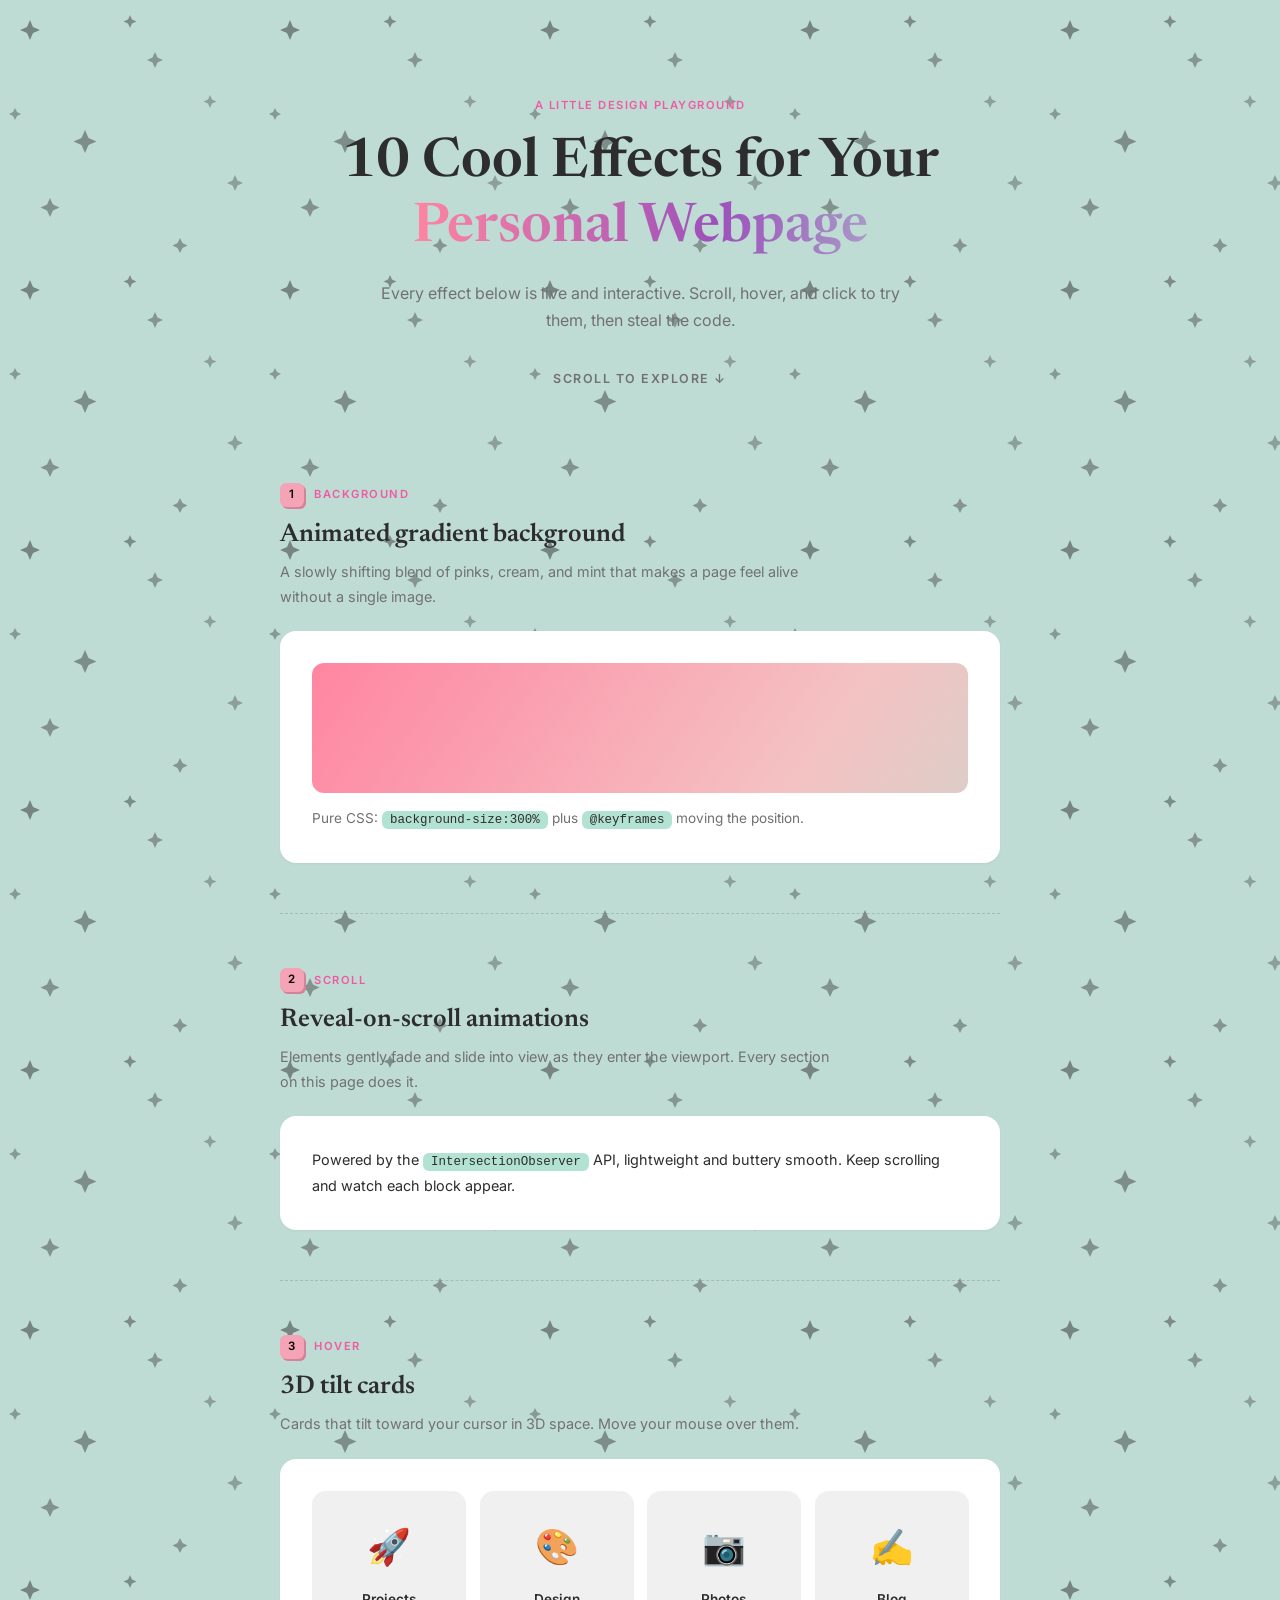
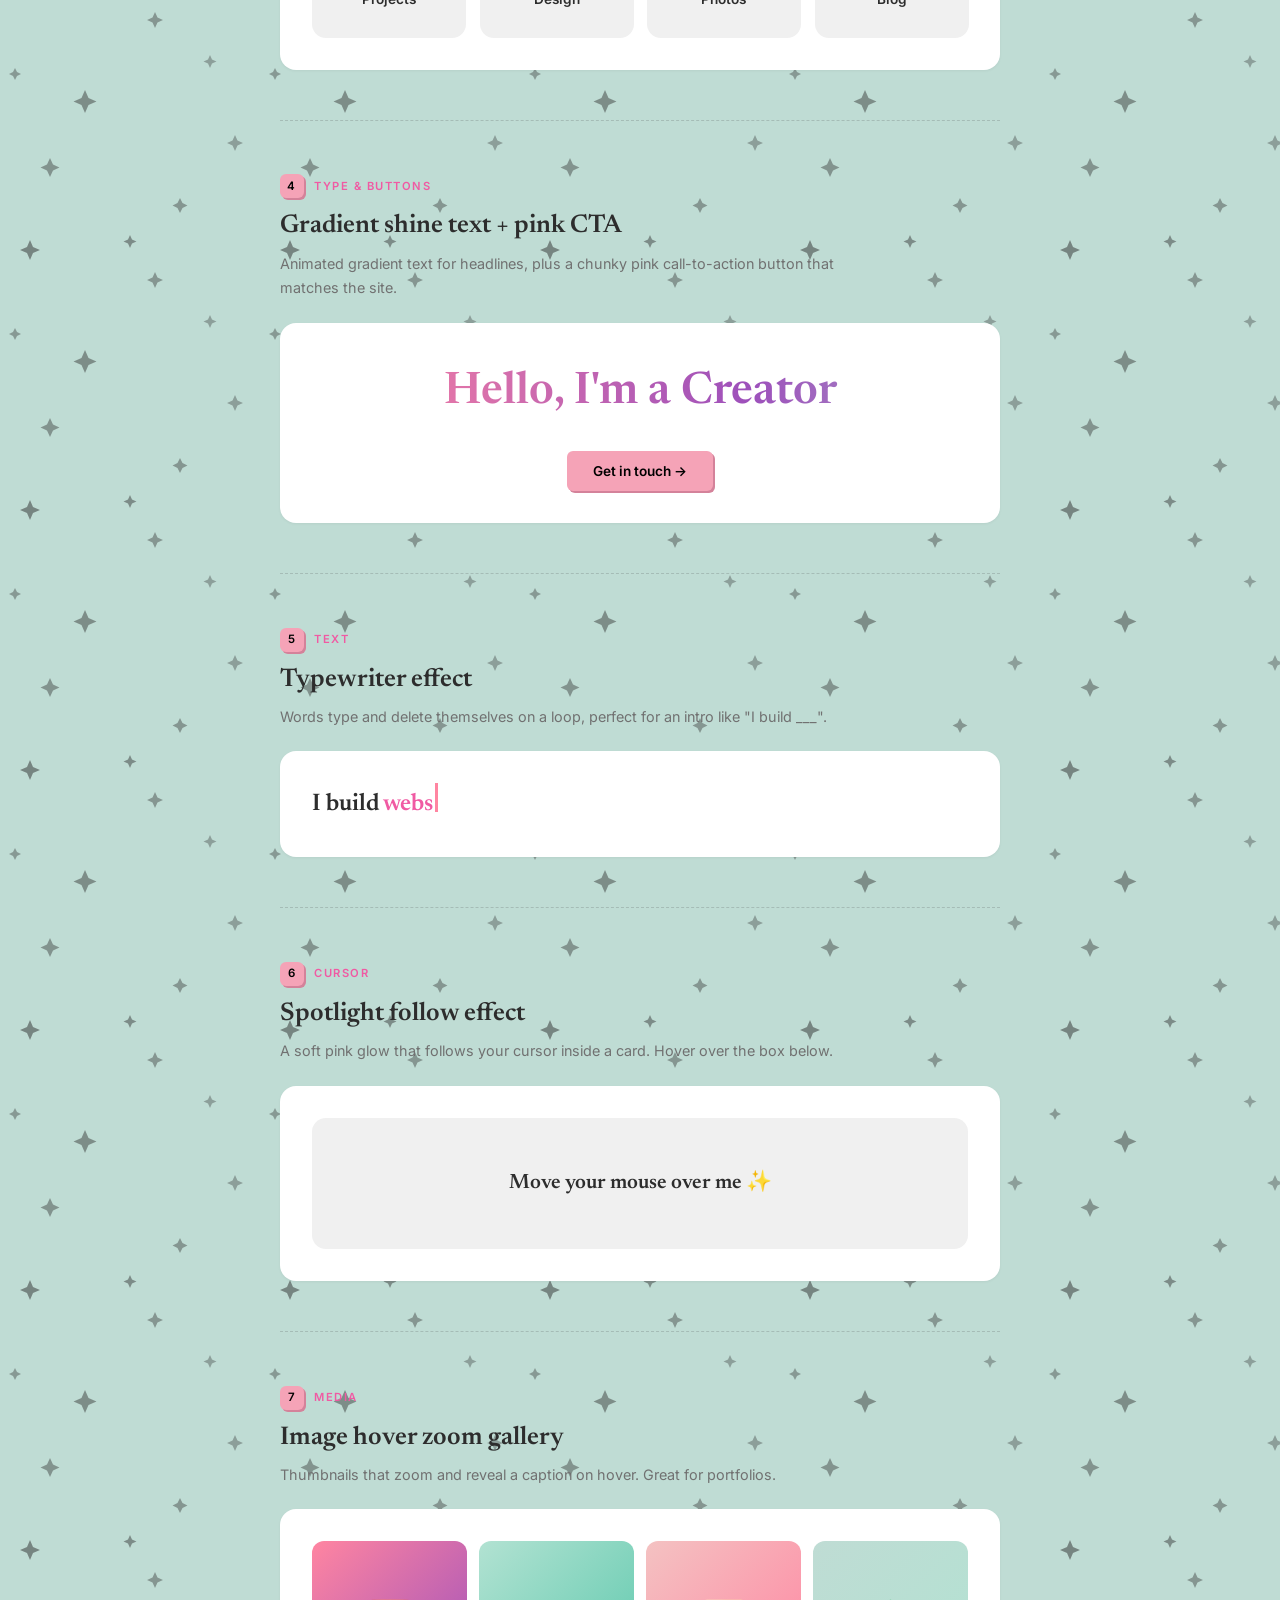
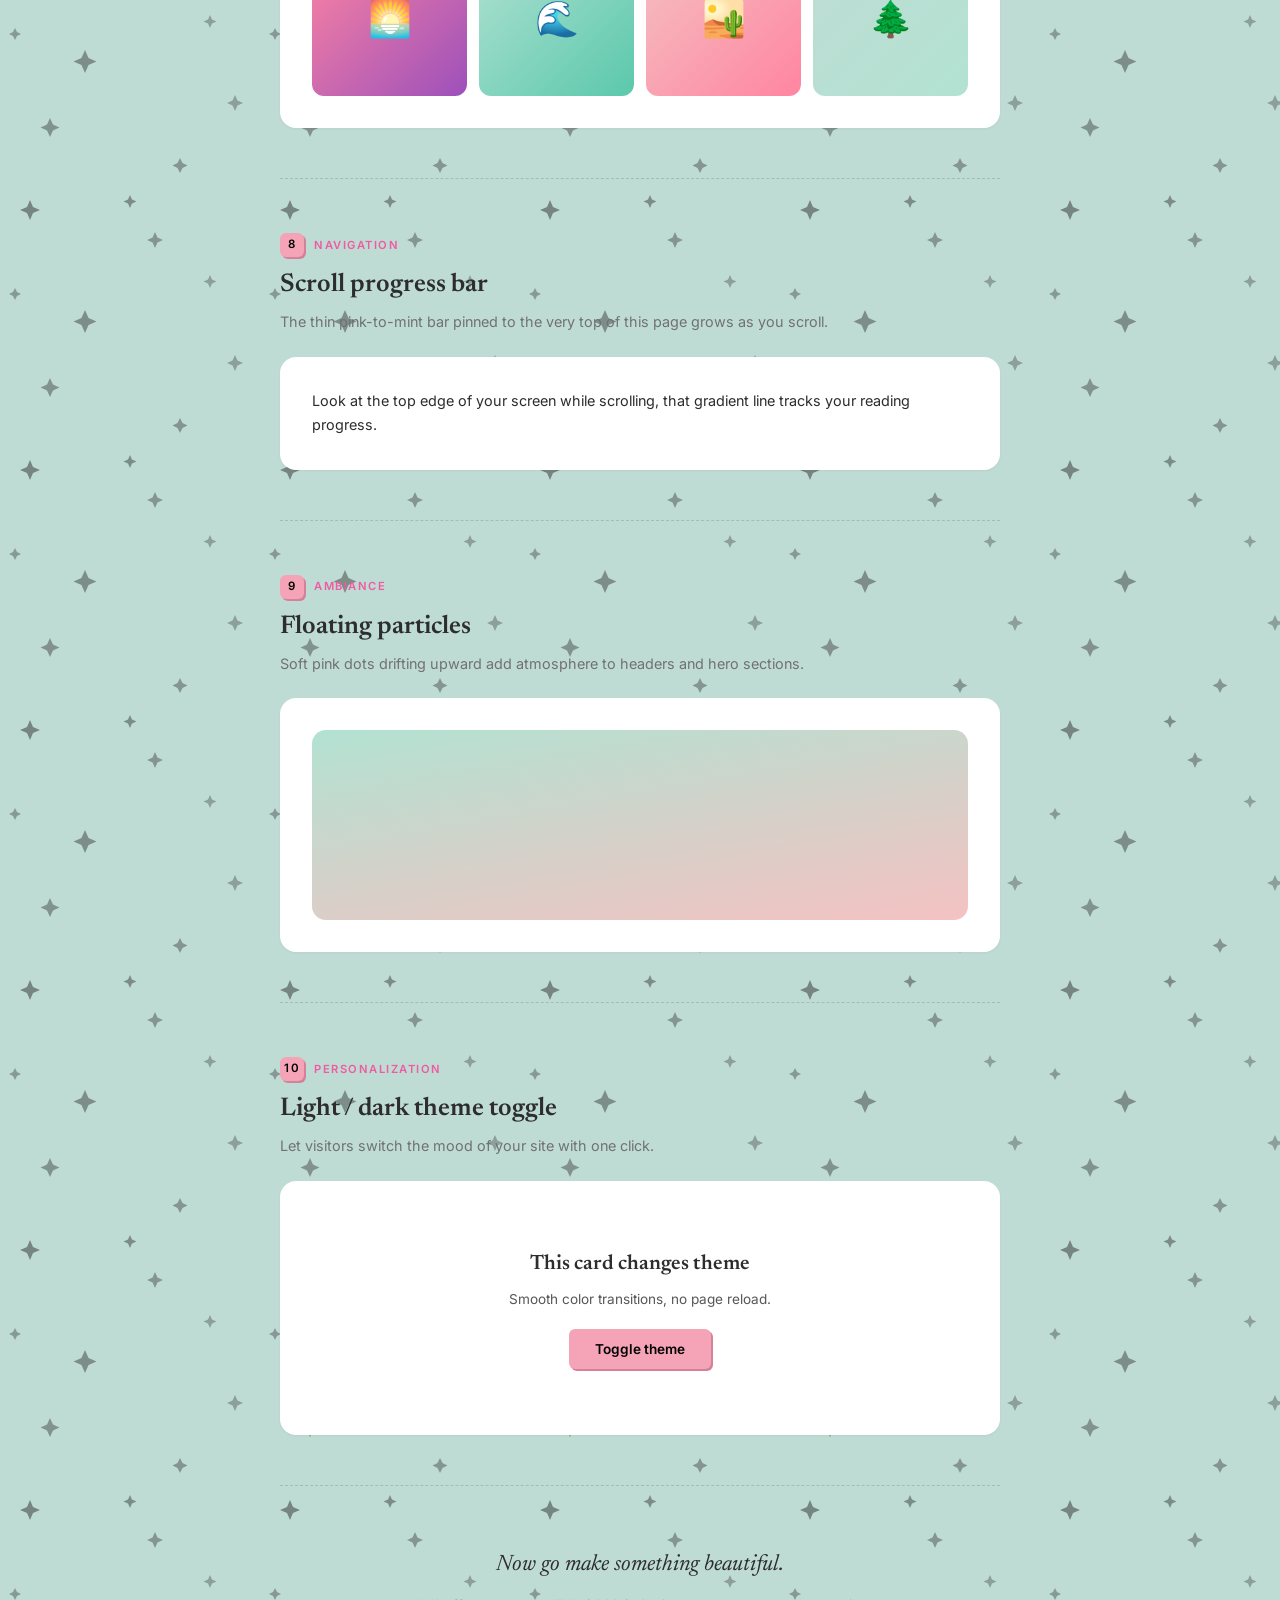
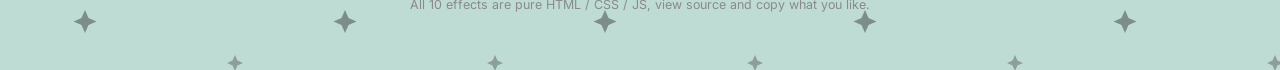
<file: cool-effects.html>
<!DOCTYPE html>
<html lang="en">
<head>
<meta charset="UTF-8">
<meta name="viewport" content="width=device-width, initial-scale=1.0">
<title>10 Cool Effects for Your Personal Webpage</title>
<link rel="preconnect" href="https://fonts.googleapis.com">
<link rel="preconnect" href="https://fonts.gstatic.com" crossorigin>
<link href="https://fonts.googleapis.com/css2?family=Inter:wght@400;500;600;700;800&family=Newsreader:ital,opsz,wght@0,6..72,400;0,6..72,600;1,6..72,400&family=Silkscreen:wght@400;700&display=swap" rel="stylesheet">
<style>
  :root{
    --mint:#BFDCD4;
    --mint-soft:#B2E2D2;
    --pink:#F5A3B7;
    --pink-shadow:#d4829a;
    --pink-bright:#FF85A1;
    --pink-cream:#F4C2C2;
    --pink-label:#F05AA3;
    --ink:#2D2D2D;
    --muted:#717171;
    --faint:#8A8A8A;
    --card:#ffffff;
    --card-gray:#F0F0F0;
    --radius:16px;
  }
  *,*::before,*::after{margin:0;padding:0;box-sizing:border-box}
  html{scroll-behavior:smooth}
  body{
    font-family:'Inter',-apple-system,sans-serif;
    color:var(--ink);
    background-color:var(--mint);
    /* black 4-point sparkle/star pattern */
    background-image:url("data:image/svg+xml,%3Csvg xmlns='http://www.w3.org/2000/svg' width='260' height='260'%3E%3Cpath d='M30 20l3 7 7 3-7 3-3 7-3-7-7-3 7-3z' fill='%232D2D2D' opacity='.5'/%3E%3Cpath d='M155 52l2.5 5.5 5.5 2.5-5.5 2.5-2.5 5.5-2.5-5.5-5.5-2.5 5.5-2.5z' fill='%232D2D2D' opacity='.4'/%3E%3Cpath d='M85 130l3.5 8 8 3.5-8 3.5-3.5 8-3.5-8-8-3.5 8-3.5z' fill='%232D2D2D' opacity='.45'/%3E%3Cpath d='M210 95l2 4.5 4.5 2-4.5 2-2 4.5-2-4.5-4.5-2 4.5-2z' fill='%232D2D2D' opacity='.35'/%3E%3Cpath d='M50 198l3 6.5 6.5 3-6.5 3-3 6.5-3-6.5-6.5-3 6.5-3z' fill='%232D2D2D' opacity='.42'/%3E%3Cpath d='M130 15l2 4.5 4.5 2-4.5 2-2 4.5-2-4.5-4.5-2 4.5-2z' fill='%232D2D2D' opacity='.46'/%3E%3Cpath d='M235 175l2.5 5.5 5.5 2.5-5.5 2.5-2.5 5.5-2.5-5.5-5.5-2.5 5.5-2.5z' fill='%232D2D2D' opacity='.35'/%3E%3Cpath d='M180 238l2.5 5 5 2.5-5 2.5-2.5 5-2.5-5-5-2.5 5-2.5z' fill='%232D2D2D' opacity='.4'/%3E%3Cpath d='M15 108l2 4 4 2-4 2-2 4-2-4-4-2 4-2z' fill='%232D2D2D' opacity='.38'/%3E%3C/svg%3E");
    background-repeat:repeat;
    line-height:1.7;
    -webkit-font-smoothing:antialiased;
  }
  .wrapper{max-width:760px;margin:0 auto;padding:0 20px}

  /* ── Fade-in (reveal on scroll) ── */
  .fade-in{opacity:0;transform:translateY(24px);transition:opacity .6s ease,transform .6s ease}
  .fade-in.visible{opacity:1;transform:none}

  /* ── Hero ── */
  .hero{padding:90px 0 40px;text-align:center}
  .hero-eyebrow{
    display:inline-block;font-size:.7rem;font-weight:600;letter-spacing:1.5px;
    text-transform:uppercase;color:var(--pink-label);margin-bottom:16px;
  }
  .hero h1{
    font-family:'Newsreader',Georgia,serif;
    font-weight:600;font-size:clamp(2rem,6vw,3.4rem);
    line-height:1.2;color:var(--ink);margin-bottom:18px;
  }
  .hero h1 .shine{
    background:linear-gradient(90deg,var(--pink-bright),#9D50BB,var(--mint-soft),var(--pink-bright));
    background-size:200% auto;-webkit-background-clip:text;background-clip:text;
    -webkit-text-fill-color:transparent;color:transparent;
    animation:shine 6s linear infinite;
  }
  @keyframes shine{to{background-position:200% center}}
  .hero p{font-size:1rem;color:var(--muted);max-width:540px;margin:0 auto}
  .scroll-hint{margin-top:34px;font-size:.78rem;font-weight:600;color:var(--muted);
    text-transform:uppercase;letter-spacing:1.5px;animation:bob 1.8s ease-in-out infinite}
  @keyframes bob{0%,100%{transform:translateY(0)}50%{transform:translateY(8px)}}

  /* ── Section shell ── */
  section.effect{padding:50px 0;border-bottom:1px dashed rgba(45,45,45,.18)}
  .section-label{
    font-size:.7rem;font-weight:600;letter-spacing:1.5px;text-transform:uppercase;
    color:var(--pink-label);margin-bottom:12px;
    display:inline-flex;align-items:center;gap:10px;
  }
  .section-label .num{
    width:24px;height:24px;border-radius:6px;
    background:var(--pink);color:#000;box-shadow:2px 2px 0 var(--pink-shadow);
    display:grid;place-items:center;font-size:.72rem;
  }
  section.effect h2{
    font-family:'Newsreader',Georgia,serif;font-weight:600;
    font-size:1.6rem;margin-bottom:8px;line-height:1.3;
  }
  section.effect .desc{color:var(--muted);font-size:.9rem;max-width:560px;margin-bottom:22px}
  .demo{
    background:var(--card);border-radius:var(--radius);padding:32px;
    box-shadow:0 1px 3px rgba(0,0,0,.05);
  }

  /* ── Pink CTA button (neo-brutalist, matches site) ── */
  .pink-btn{
    display:inline-flex;align-items:center;gap:8px;cursor:pointer;
    font-family:'Inter',sans-serif;font-size:.85rem;font-weight:600;color:#000;
    padding:12px 26px;border:none;border-radius:6px;background:var(--pink);
    box-shadow:2px 2px 0 var(--pink-shadow);
    transition:transform .2s,box-shadow .2s;
  }
  .pink-btn:hover{transform:translate(-1px,-2px);box-shadow:4px 4px 0 var(--pink-shadow)}
  .pink-btn:active{transform:translate(1px,1px);box-shadow:1px 1px 0 var(--pink-shadow)}

  /* 1 - animated gradient */
  .gradient-box{
    height:130px;border-radius:12px;
    background:linear-gradient(125deg,var(--pink-bright),var(--pink-cream),var(--mint-soft),#9D50BB,var(--pink-bright));
    background-size:300% 300%;animation:gradientShift 12s ease infinite;
  }
  @keyframes gradientShift{0%{background-position:0% 50%}50%{background-position:100% 50%}100%{background-position:0% 50%}}

  /* 3 - tilt cards */
  .tilt-row{display:grid;grid-template-columns:repeat(auto-fit,minmax(150px,1fr));gap:14px}
  .tilt{
    background:var(--card-gray);border-radius:14px;padding:26px;text-align:center;
    transform-style:preserve-3d;transition:transform .15s ease,box-shadow .3s ease;
    will-change:transform;
  }
  .tilt .emoji{font-size:2.2rem;display:block;margin-bottom:8px;transform:translateZ(40px)}
  .tilt .tname{font-weight:600;font-size:.85rem}
  .tilt:hover{box-shadow:0 14px 34px rgba(244,163,183,.4)}

  /* 4 - gradient text + button */
  .gtext{
    font-family:'Newsreader',Georgia,serif;font-weight:600;
    font-size:clamp(1.8rem,5vw,2.8rem);
    background:linear-gradient(90deg,var(--pink-bright),#9D50BB,var(--mint-soft),var(--pink-bright));
    background-size:200% auto;-webkit-background-clip:text;background-clip:text;
    -webkit-text-fill-color:transparent;color:transparent;
    animation:shine 6s linear infinite;
  }

  /* 5 - typewriter */
  .typewriter{font-family:'Newsreader',Georgia,serif;font-size:1.5rem;font-weight:600;min-height:2.2rem}
  .typewriter #tw{color:var(--pink-label)}
  .typewriter .cursor{display:inline-block;width:3px;height:1.2em;vertical-align:-2px;
    background:var(--pink-bright);margin-left:2px;animation:blink 1s steps(1) infinite}
  @keyframes blink{50%{opacity:0}}

  /* 6 - spotlight */
  .spotlight{
    position:relative;overflow:hidden;border-radius:14px;
    background:var(--card-gray);padding:48px;text-align:center;
  }
  .spotlight::before{
    content:"";position:absolute;width:280px;height:280px;
    background:radial-gradient(circle,rgba(255,133,161,.5),transparent 60%);
    left:var(--mx,50%);top:var(--my,50%);transform:translate(-50%,-50%);
    pointer-events:none;transition:opacity .3s;opacity:0;
  }
  .spotlight:hover::before{opacity:1}
  .spotlight h3{font-family:'Newsreader',Georgia,serif;font-weight:600;font-size:1.3rem;position:relative}

  /* 7 - gallery zoom */
  .gallery{display:grid;grid-template-columns:repeat(auto-fit,minmax(120px,1fr));gap:12px}
  .gallery figure{overflow:hidden;border-radius:12px;position:relative;aspect-ratio:1}
  .gallery figure div{width:100%;height:100%;transition:transform .5s ease;
    display:grid;place-items:center;font-size:2.2rem}
  .gallery figure:hover div{transform:scale(1.18) rotate(2deg)}
  .gallery figcaption{
    position:absolute;inset:auto 0 0 0;padding:8px;font-size:.72rem;font-weight:600;color:#fff;
    background:linear-gradient(transparent,rgba(45,45,45,.75));
    opacity:0;transition:opacity .3s;text-align:center;
  }
  .gallery figure:hover figcaption{opacity:1}

  /* 8 - progress bar */
  #progress{position:fixed;top:0;left:0;height:4px;width:0;z-index:99;
    background:linear-gradient(90deg,var(--pink-bright),var(--mint-soft))}

  /* 9 - particles */
  .particles{position:relative;height:190px;border-radius:14px;overflow:hidden;
    background:linear-gradient(170deg,var(--mint-soft),var(--pink-cream))}
  .particles span{position:absolute;bottom:-20px;border-radius:50%;
    background:rgba(255,133,161,.7);animation:rise linear infinite}
  @keyframes rise{to{transform:translateY(-230px) translateX(var(--drift,0));opacity:0}}

  /* 10 - theme toggle */
  .theme-demo{
    border-radius:14px;padding:34px;text-align:center;
    transition:background .4s ease,color .4s ease;
    background:#fff;color:var(--ink);
  }
  .theme-demo.dark{background:#1a1a2e;color:#fff}
  .theme-demo h3{font-family:'Newsreader',Georgia,serif;font-weight:600;font-size:1.3rem;margin-bottom:6px}
  .theme-demo p{font-size:.85rem;opacity:.8;margin-bottom:18px}

  code.tag{background:var(--mint-soft);color:var(--ink);padding:2px 8px;border-radius:6px;
    font-size:.78rem;font-family:'Silkscreen',monospace}

  footer{text-align:center;padding:60px 0 56px}
  footer .signature{font-family:'Newsreader',Georgia,serif;font-style:italic;
    font-size:1.4rem;color:var(--ink);margin-bottom:10px}
  footer .copyright{font-size:.78rem;color:var(--faint)}

  @media(max-width:600px){
    .hero{padding:64px 0 30px}
    section.effect{padding:40px 0}
    .demo{padding:22px}
  }
</style>
</head>
<body>
<div id="progress"></div>

<div class="wrapper">

  <header class="hero">
    <span class="hero-eyebrow">A little design playground</span>
    <h1>10 Cool Effects for Your <span class="shine">Personal Webpage</span></h1>
    <p>Every effect below is live and interactive. Scroll, hover, and click to try them, then steal the code.</p>
    <div class="scroll-hint">scroll to explore ↓</div>
  </header>

  <!-- 1 -->
  <section class="effect fade-in">
    <p class="section-label"><span class="num">1</span> Background</p>
    <h2>Animated gradient background</h2>
    <p class="desc">A slowly shifting blend of pinks, cream, and mint that makes a page feel alive without a single image.</p>
    <div class="demo">
      <div class="gradient-box"></div>
      <p style="margin-top:14px;color:var(--muted);font-size:.85rem">Pure CSS: <code class="tag">background-size:300%</code> plus <code class="tag">@keyframes</code> moving the position.</p>
    </div>
  </section>

  <!-- 2 -->
  <section class="effect fade-in">
    <p class="section-label"><span class="num">2</span> Scroll</p>
    <h2>Reveal-on-scroll animations</h2>
    <p class="desc">Elements gently fade and slide into view as they enter the viewport. Every section on this page does it.</p>
    <div class="demo">
      <p style="font-size:.9rem">Powered by the <code class="tag">IntersectionObserver</code> API, lightweight and buttery smooth. Keep scrolling and watch each block appear.</p>
    </div>
  </section>

  <!-- 3 -->
  <section class="effect fade-in">
    <p class="section-label"><span class="num">3</span> Hover</p>
    <h2>3D tilt cards</h2>
    <p class="desc">Cards that tilt toward your cursor in 3D space. Move your mouse over them.</p>
    <div class="demo">
      <div class="tilt-row">
        <div class="tilt"><span class="emoji">🚀</span><span class="tname">Projects</span></div>
        <div class="tilt"><span class="emoji">🎨</span><span class="tname">Design</span></div>
        <div class="tilt"><span class="emoji">📷</span><span class="tname">Photos</span></div>
        <div class="tilt"><span class="emoji">✍️</span><span class="tname">Blog</span></div>
      </div>
    </div>
  </section>

  <!-- 4 -->
  <section class="effect fade-in">
    <p class="section-label"><span class="num">4</span> Type &amp; Buttons</p>
    <h2>Gradient shine text + pink CTA</h2>
    <p class="desc">Animated gradient text for headlines, plus a chunky pink call-to-action button that matches the site.</p>
    <div class="demo" style="text-align:center">
      <div class="gtext">Hello, I'm a Creator</div>
      <button class="pink-btn" style="margin-top:20px">Get in touch →</button>
    </div>
  </section>

  <!-- 5 -->
  <section class="effect fade-in">
    <p class="section-label"><span class="num">5</span> Text</p>
    <h2>Typewriter effect</h2>
    <p class="desc">Words type and delete themselves on a loop, perfect for an intro like "I build ___".</p>
    <div class="demo">
      <div class="typewriter">I build <span id="tw"></span><span class="cursor"></span></div>
    </div>
  </section>

  <!-- 6 -->
  <section class="effect fade-in">
    <p class="section-label"><span class="num">6</span> Cursor</p>
    <h2>Spotlight follow effect</h2>
    <p class="desc">A soft pink glow that follows your cursor inside a card. Hover over the box below.</p>
    <div class="demo">
      <div class="spotlight" id="spotlight"><h3>Move your mouse over me ✨</h3></div>
    </div>
  </section>

  <!-- 7 -->
  <section class="effect fade-in">
    <p class="section-label"><span class="num">7</span> Media</p>
    <h2>Image hover zoom gallery</h2>
    <p class="desc">Thumbnails that zoom and reveal a caption on hover. Great for portfolios.</p>
    <div class="demo">
      <div class="gallery">
        <figure><div style="background:linear-gradient(135deg,#FF85A1,#9D50BB)">🌅</div><figcaption>Sunrise</figcaption></figure>
        <figure><div style="background:linear-gradient(135deg,#B2E2D2,#5BC8AC)">🌊</div><figcaption>Ocean</figcaption></figure>
        <figure><div style="background:linear-gradient(135deg,#F4C2C2,#FF85A1)">🏜️</div><figcaption>Desert</figcaption></figure>
        <figure><div style="background:linear-gradient(135deg,#BFDCD4,#B2E2D2)">🌲</div><figcaption>Forest</figcaption></figure>
      </div>
    </div>
  </section>

  <!-- 8 -->
  <section class="effect fade-in">
    <p class="section-label"><span class="num">8</span> Navigation</p>
    <h2>Scroll progress bar</h2>
    <p class="desc">The thin pink-to-mint bar pinned to the very top of this page grows as you scroll.</p>
    <div class="demo">
      <p style="font-size:.9rem">Look at the top edge of your screen while scrolling, that gradient line tracks your reading progress.</p>
    </div>
  </section>

  <!-- 9 -->
  <section class="effect fade-in">
    <p class="section-label"><span class="num">9</span> Ambiance</p>
    <h2>Floating particles</h2>
    <p class="desc">Soft pink dots drifting upward add atmosphere to headers and hero sections.</p>
    <div class="demo">
      <div class="particles" id="particles"></div>
    </div>
  </section>

  <!-- 10 -->
  <section class="effect fade-in">
    <p class="section-label"><span class="num">10</span> Personalization</p>
    <h2>Light / dark theme toggle</h2>
    <p class="desc">Let visitors switch the mood of your site with one click.</p>
    <div class="demo">
      <div class="theme-demo" id="themeDemo">
        <h3>This card changes theme</h3>
        <p>Smooth color transitions, no page reload.</p>
        <button class="pink-btn" id="themeToggle">Toggle theme</button>
      </div>
    </div>
  </section>

  <footer>
    <p class="signature">Now go make something beautiful.</p>
    <p class="copyright">All 10 effects are pure HTML / CSS / JS, view source and copy what you like.</p>
  </footer>

</div>

<script>
  /* 2 - reveal on scroll */
  const io=new IntersectionObserver(es=>{
    es.forEach(e=>{if(e.isIntersecting){e.target.classList.add('visible');io.unobserve(e.target);}});
  },{rootMargin:'0px 0px -40px 0px'});
  document.querySelectorAll('.fade-in').forEach(el=>io.observe(el));

  /* 3 - 3D tilt */
  document.querySelectorAll('.tilt').forEach(card=>{
    card.addEventListener('mousemove',e=>{
      const r=card.getBoundingClientRect();
      const x=(e.clientX-r.left)/r.width-.5;
      const y=(e.clientY-r.top)/r.height-.5;
      card.style.transform=`rotateY(${x*16}deg) rotateX(${-y*16}deg) translateZ(6px)`;
    });
    card.addEventListener('mouseleave',()=>card.style.transform='');
  });

  /* 5 - typewriter */
  (function(){
    const words=['websites.','interfaces.','experiences.','cool stuff.'];
    const el=document.getElementById('tw');
    let w=0,c=0,deleting=false;
    function tick(){
      const word=words[w];
      el.textContent=word.slice(0,c);
      if(!deleting&&c<word.length){c++;}
      else if(deleting&&c>0){c--;}
      else if(!deleting&&c===word.length){deleting=true;setTimeout(tick,1200);return;}
      else{deleting=false;w=(w+1)%words.length;}
      setTimeout(tick,deleting?60:110);
    }
    tick();
  })();

  /* 6 - spotlight */
  const sp=document.getElementById('spotlight');
  sp.addEventListener('mousemove',e=>{
    const r=sp.getBoundingClientRect();
    sp.style.setProperty('--mx',(e.clientX-r.left)+'px');
    sp.style.setProperty('--my',(e.clientY-r.top)+'px');
  });

  /* 8 - scroll progress */
  const bar=document.getElementById('progress');
  window.addEventListener('scroll',()=>{
    const h=document.documentElement;
    bar.style.width=(h.scrollTop/(h.scrollHeight-h.clientHeight)*100)+'%';
  });

  /* 9 - particles */
  (function(){
    const box=document.getElementById('particles');
    for(let i=0;i<26;i++){
      const s=document.createElement('span');
      const size=Math.random()*10+4;
      s.style.width=s.style.height=size+'px';
      s.style.left=Math.random()*100+'%';
      s.style.setProperty('--drift',(Math.random()*60-30)+'px');
      s.style.animationDuration=(Math.random()*6+5)+'s';
      s.style.animationDelay=(Math.random()*6)+'s';
      s.style.opacity=Math.random()*.5+.4;
      box.appendChild(s);
    }
  })();

  /* 10 - theme toggle */
  document.getElementById('themeToggle').addEventListener('click',()=>{
    document.getElementById('themeDemo').classList.toggle('dark');
  });
</script>
</body>
</html>
</file>
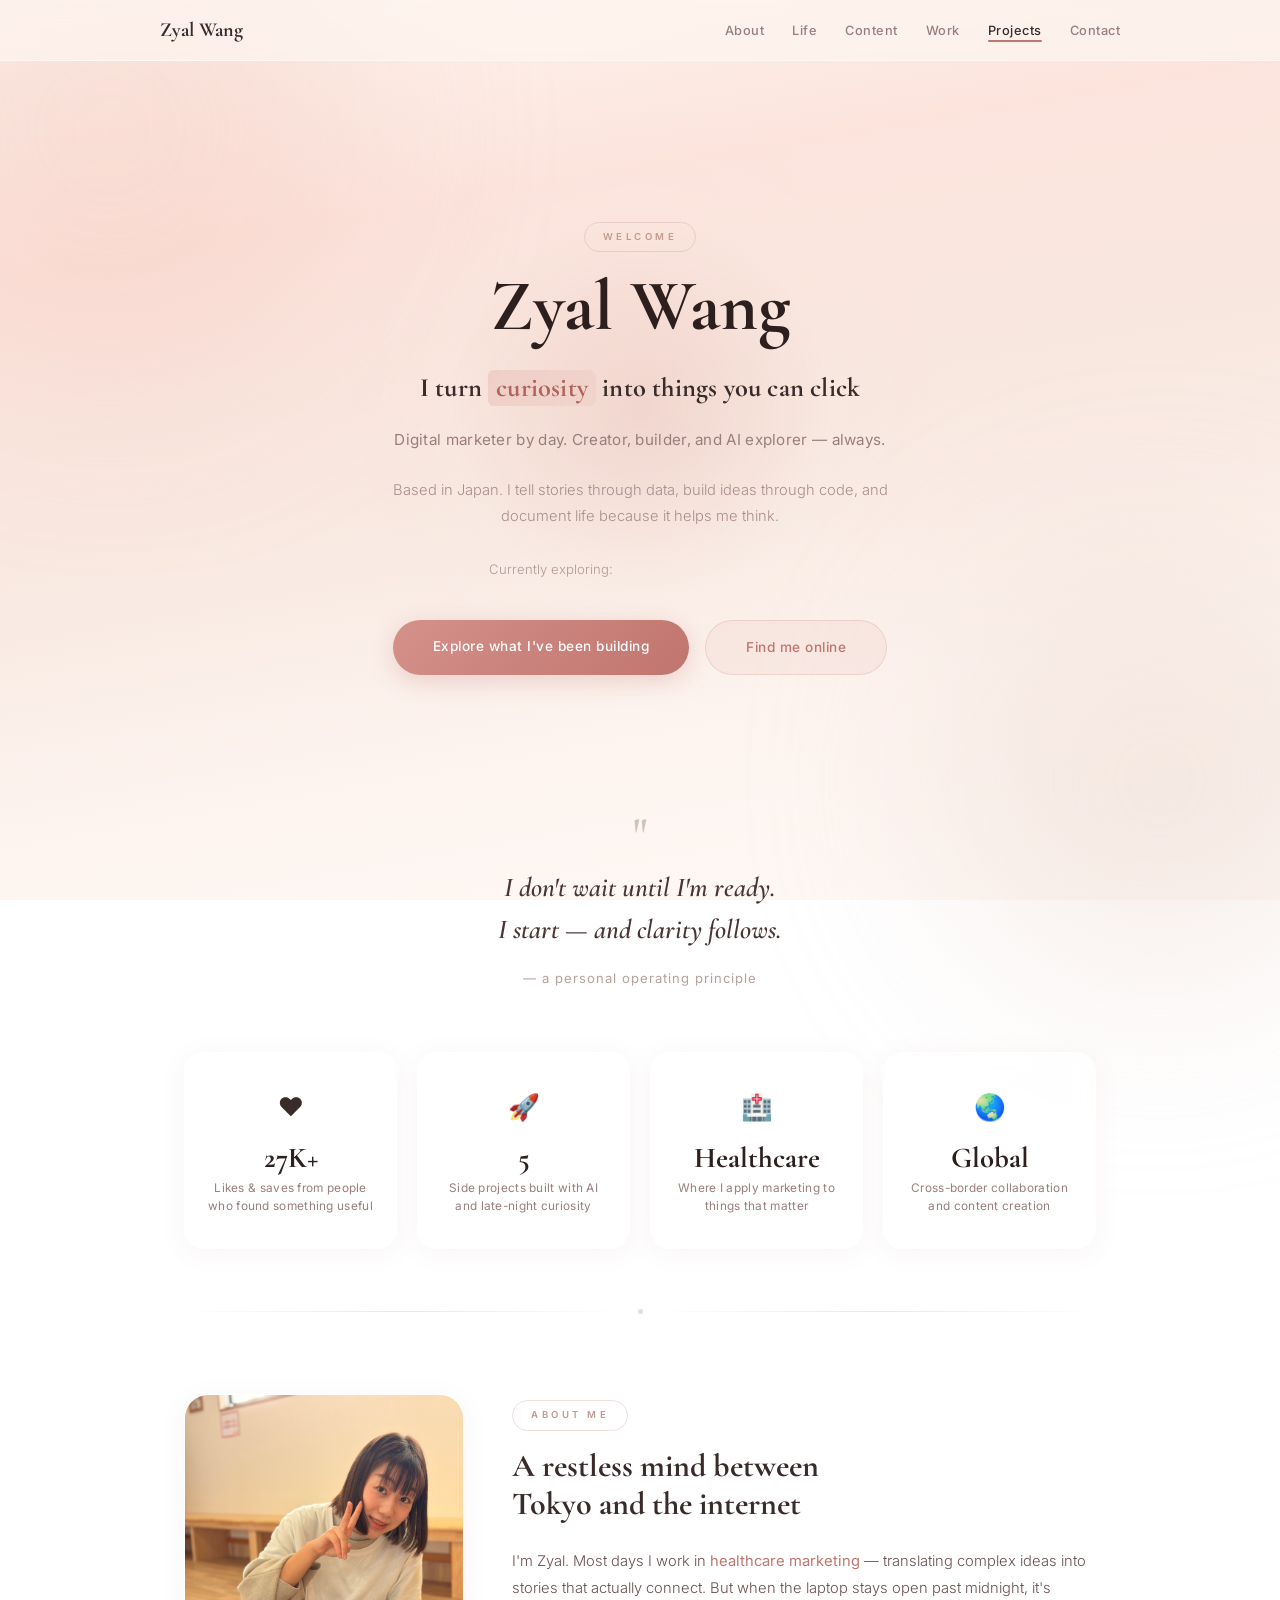
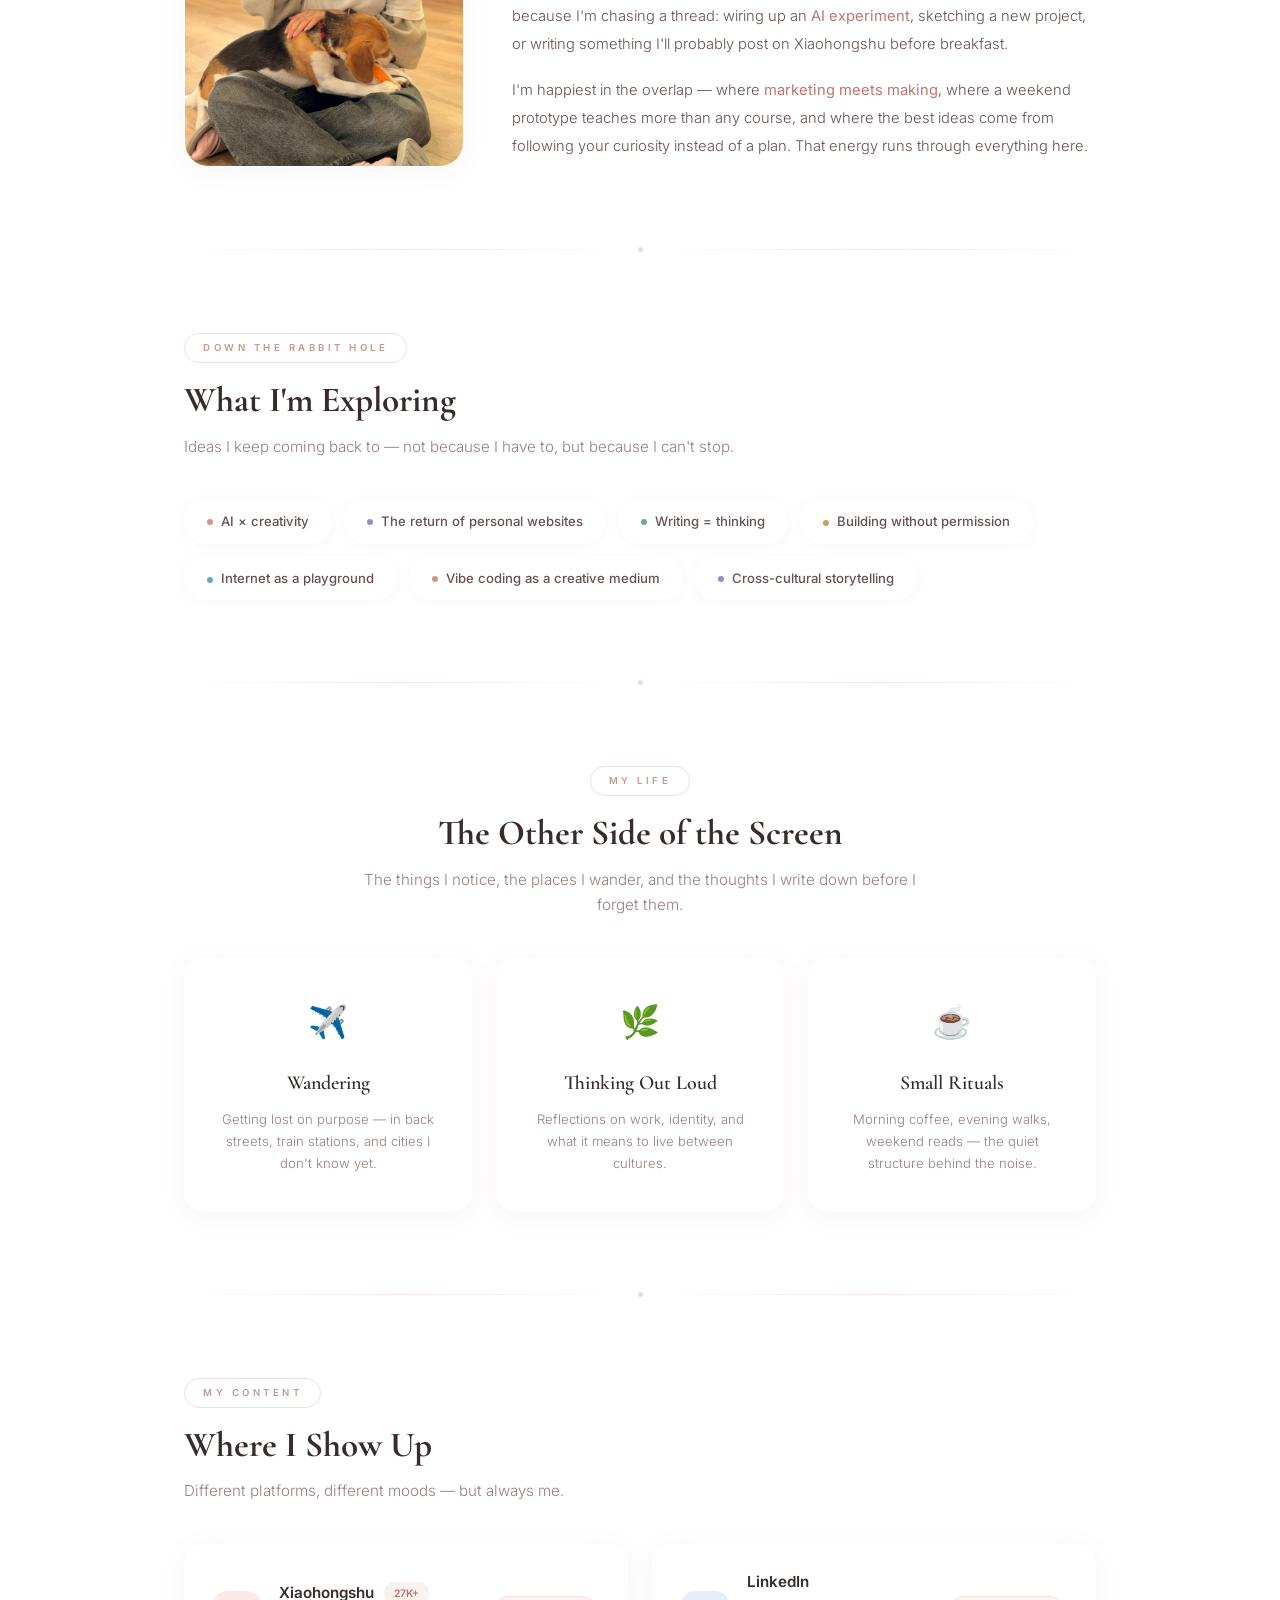
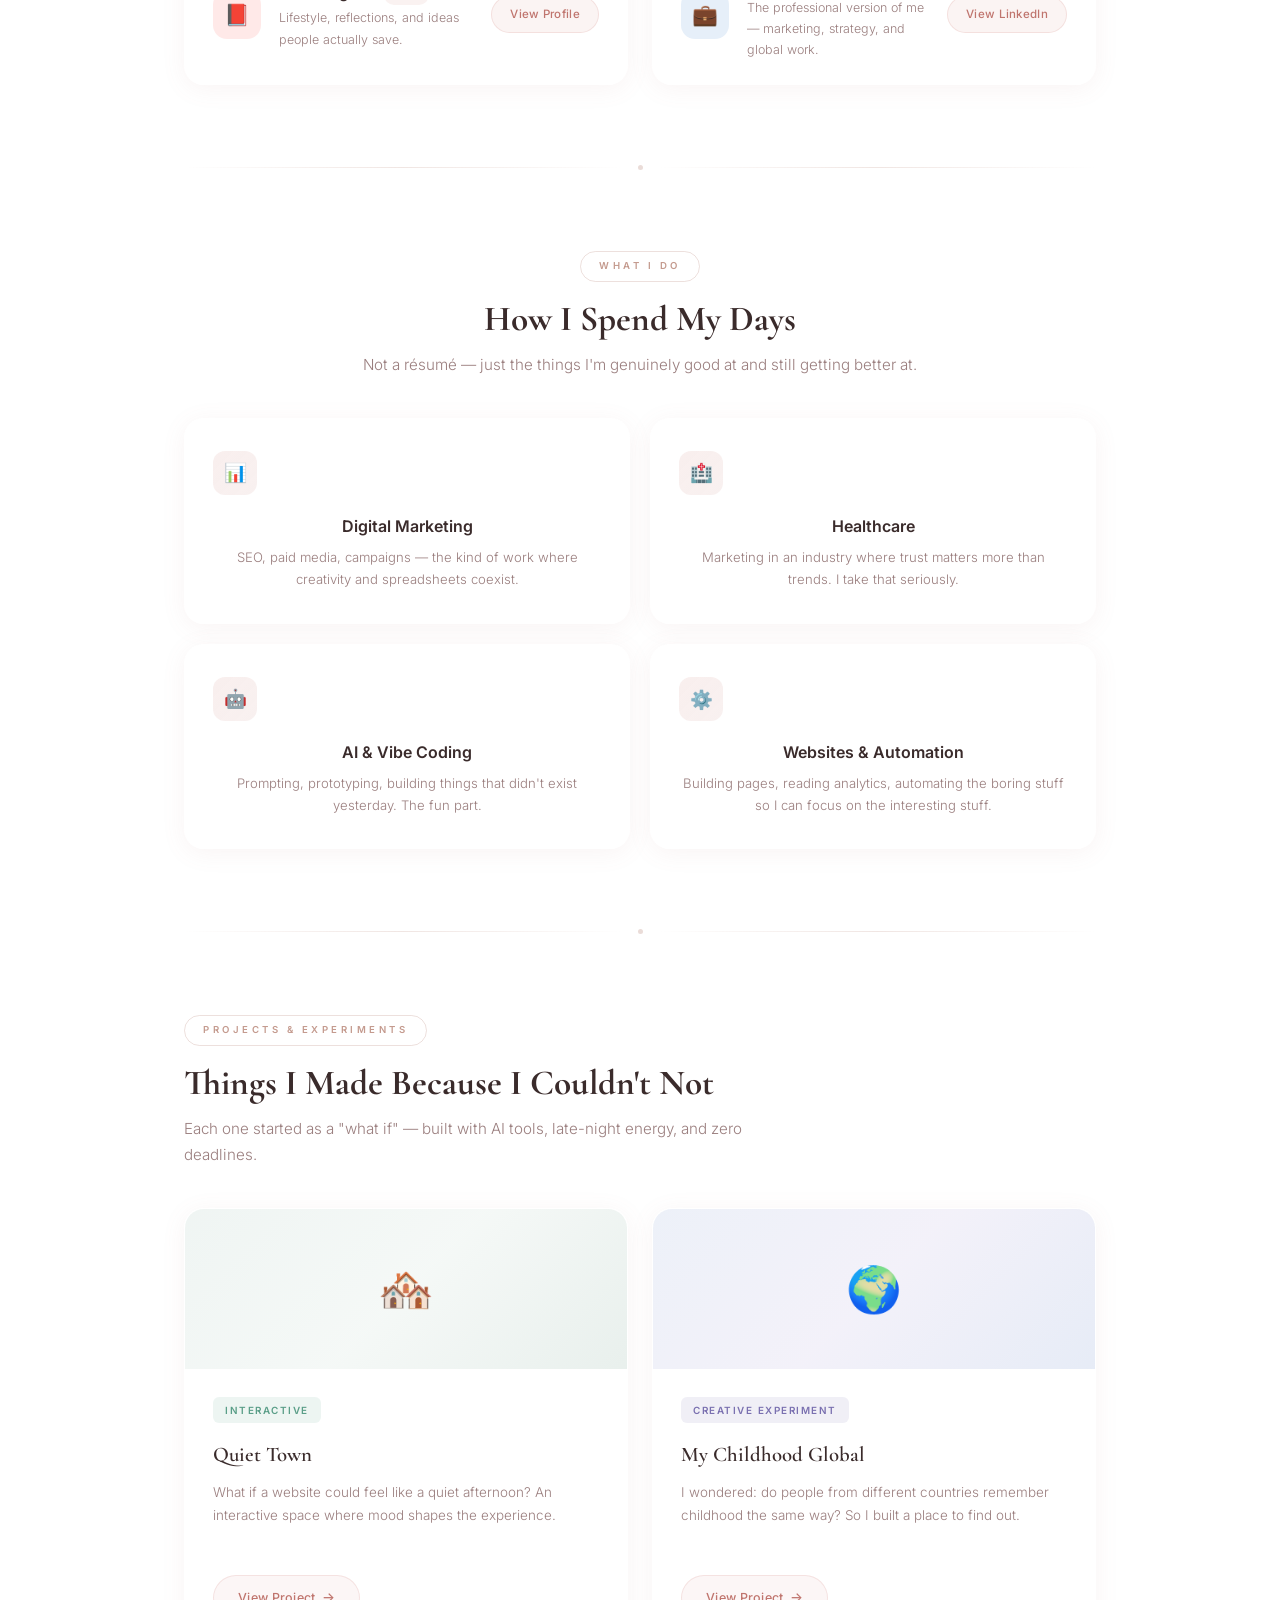
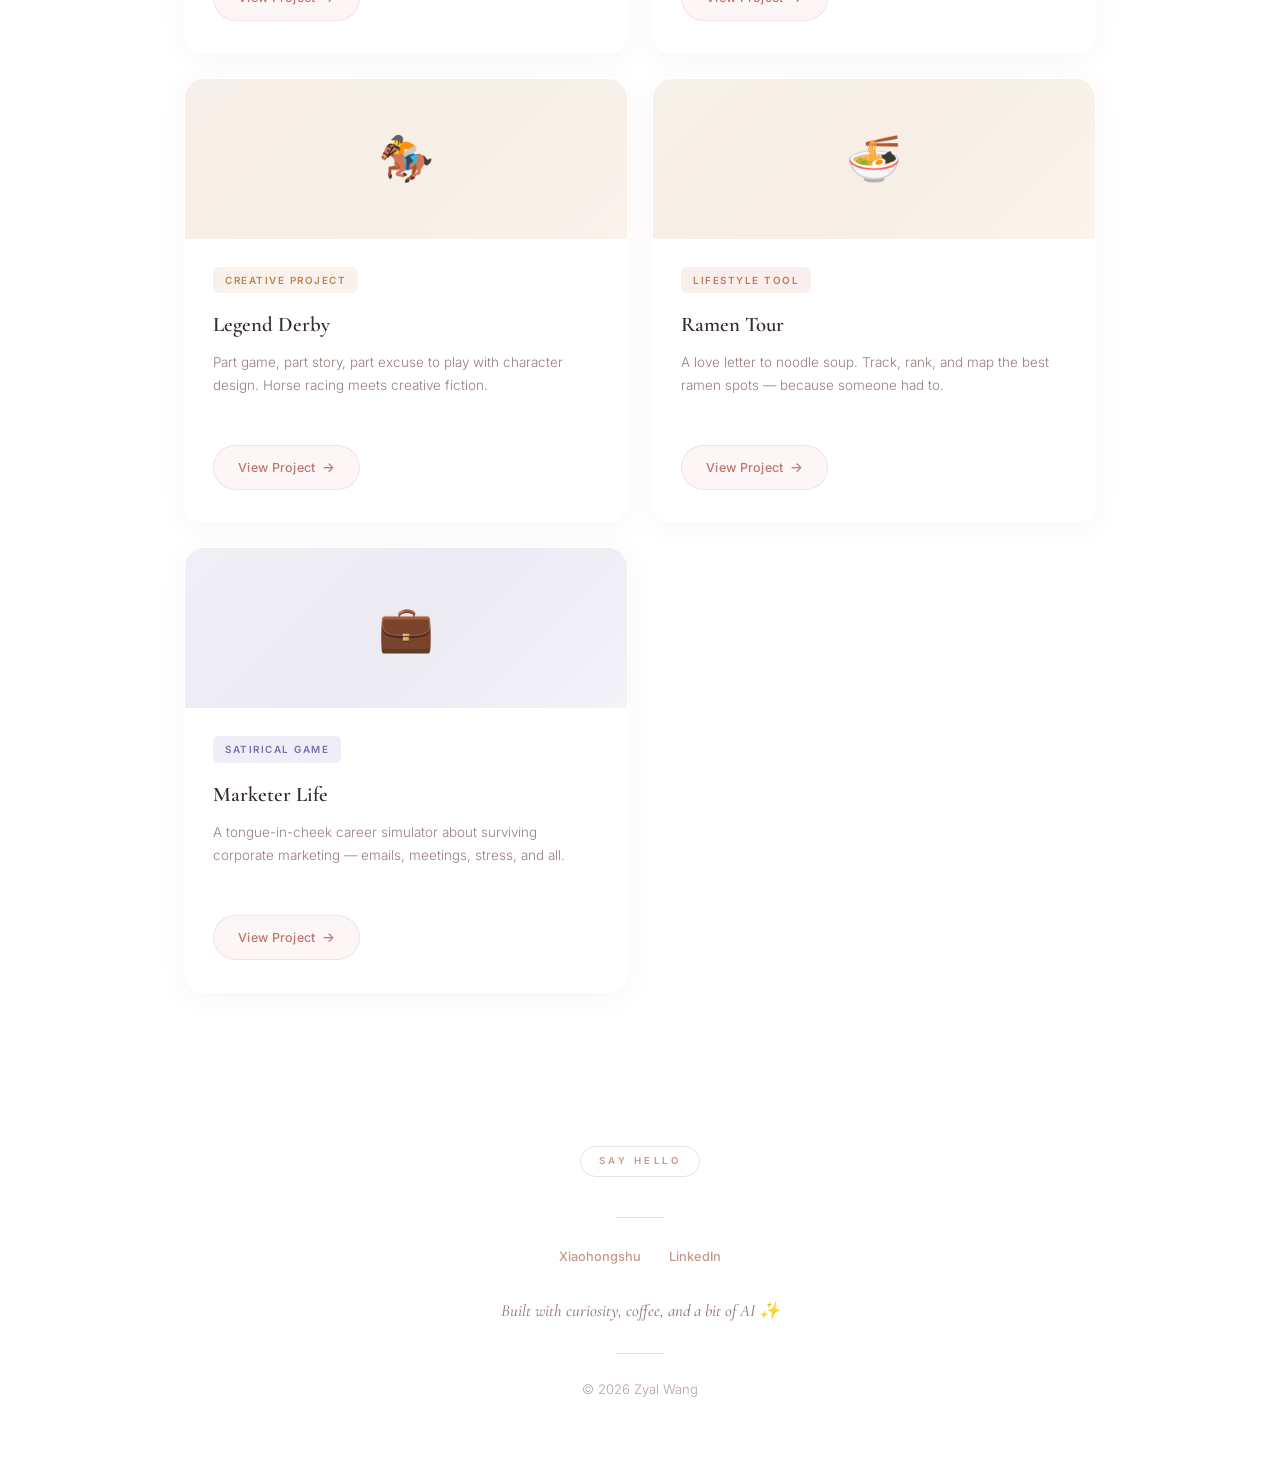
<file: index(pink).html>
<!DOCTYPE html>
<html lang="en">
<head>
  <meta charset="UTF-8">
  <meta name="viewport" content="width=device-width, initial-scale=1.0">
  <title>Zyal Wang — Personal Homepage</title>
  <link href="https://fonts.googleapis.com/css2?family=Cormorant+Garamond:wght@500;600;700&family=Inter:wght@300;400;500;600&display=swap" rel="stylesheet">
  <style>
    /* ── Reset & Base ── */
    *, *::before, *::after { margin: 0; padding: 0; box-sizing: border-box; }
    html { scroll-behavior: smooth; }
    body {
      font-family: 'Inter', sans-serif;
      color: #3a2b2b;
      background: linear-gradient(170deg, #fef6f0, #fce4dd, #f8e8e0, #fdf4ef, #fef9f5);
      background-attachment: fixed;
      line-height: 1.7;
      -webkit-font-smoothing: antialiased;
    }

    /* ── Decorative blobs ── */
    body::before, body::after {
      content: '';
      position: fixed;
      border-radius: 50%;
      filter: blur(100px);
      opacity: .35;
      z-index: 0;
      pointer-events: none;
    }
    body::before { width: 500px; height: 500px; background: #f2c4b8; top: -120px; left: -140px; }
    body::after  { width: 440px; height: 440px; background: #e8cfc6; bottom: -100px; right: -100px; }

    /* ── Layout ── */
    .wrapper { position: relative; z-index: 1; }
    section { max-width: 960px; margin: 0 auto; padding: 80px 24px; }

    /* ── Fade-in on scroll ── */
    .fade-in {
      opacity: 0;
      transform: translateY(24px);
      transition: opacity 0.7s ease, transform 0.7s ease;
    }
    .fade-in.visible {
      opacity: 1;
      transform: translateY(0);
    }

    /* ── Section dividers ── */
    .section-divider {
      max-width: 960px;
      margin: 0 auto;
      padding: 0 24px;
      display: flex;
      align-items: center;
      gap: 16px;
    }
    .section-divider::before,
    .section-divider::after {
      content: '';
      flex: 1;
      height: 1px;
      background: linear-gradient(90deg, transparent, rgba(196,154,142,0.25), transparent);
    }
    .section-divider .divider-dot {
      width: 5px;
      height: 5px;
      border-radius: 50%;
      background: rgba(196,154,142,0.35);
    }

    /* ── Nav ── */
    nav {
      position: sticky;
      top: 0;
      z-index: 10;
      background: rgba(254, 246, 240, 0.7);
      backdrop-filter: blur(16px);
      -webkit-backdrop-filter: blur(16px);
      border-bottom: 1px solid rgba(255,255,255,0.5);
      padding: 0 24px;
    }
    nav .nav-inner {
      max-width: 960px;
      margin: 0 auto;
      display: flex;
      align-items: center;
      justify-content: space-between;
      height: 60px;
    }
    nav .logo {
      font-family: 'Cormorant Garamond', serif;
      font-weight: 700;
      font-size: 1.25rem;
      color: #3a2b2b;
      text-decoration: none;
    }
    nav .nav-links { display: flex; gap: 28px; list-style: none; }
    nav .nav-links a {
      font-size: 0.8rem;
      font-weight: 500;
      color: #9a7e7e;
      text-decoration: none;
      letter-spacing: 0.5px;
      transition: color 0.3s;
      position: relative;
      padding-bottom: 4px;
    }
    nav .nav-links a::after {
      content: '';
      position: absolute;
      bottom: 0;
      left: 50%;
      width: 0;
      height: 2px;
      border-radius: 1px;
      background: #c0756e;
      transition: width 0.3s ease, left 0.3s ease;
    }
    nav .nav-links a:hover { color: #5a3e3e; }
    nav .nav-links a:hover::after,
    nav .nav-links a.active::after {
      width: 100%;
      left: 0;
    }
    nav .nav-links a.active { color: #3a2b2b; }

    /* ── Section titles ── */
    .section-tag {
      display: inline-block;
      font-size: 0.6rem;
      font-weight: 600;
      letter-spacing: 3.5px;
      text-transform: uppercase;
      color: #c49a8e;
      border: 1px solid rgba(196,154,142,0.3);
      border-radius: 20px;
      padding: 6px 18px;
      margin-bottom: 16px;
    }
    .section-title {
      font-family: 'Cormorant Garamond', serif;
      font-weight: 700;
      font-size: 2.2rem;
      margin-bottom: 12px;
      line-height: 1.2;
    }
    .section-desc {
      font-size: 0.95rem;
      font-weight: 300;
      color: #9a7e7e;
      max-width: 560px;
      margin-bottom: 40px;
    }
    .section-center { text-align: center; }
    .section-center .section-desc { margin-left: auto; margin-right: auto; }

    /* ── Glass card base ── */
    .card {
      background: rgba(255,255,255,0.5);
      backdrop-filter: blur(14px);
      -webkit-backdrop-filter: blur(14px);
      border: 1px solid rgba(255,255,255,0.65);
      border-radius: 20px;
      box-shadow: 0 4px 24px rgba(180,120,110,0.08), 0 1px 0 rgba(255,255,255,0.6) inset;
      transition: transform 0.35s ease, box-shadow 0.35s ease;
    }
    .card:hover {
      transform: translateY(-5px) scale(1.015);
      box-shadow: 0 14px 40px rgba(180,120,110,0.16), 0 1px 0 rgba(255,255,255,0.6) inset;
    }

    /* ── Hero ── */
    .hero {
      position: relative;
      text-align: center;
      padding: 160px 24px 80px;
      overflow: hidden;
    }
    .hero::before {
      content: '';
      position: absolute;
      top: 50%;
      left: 50%;
      transform: translate(-50%, -50%);
      width: 600px;
      height: 600px;
      background: radial-gradient(circle, rgba(212,145,138,0.2) 0%, rgba(248,232,224,0.1) 45%, transparent 70%);
      border-radius: 50%;
      pointer-events: none;
      z-index: 0;
    }
    .hero > * { position: relative; z-index: 1; }
    .hero h1 {
      font-family: 'Cormorant Garamond', serif;
      font-weight: 700;
      font-size: 4.5rem;
      line-height: 1.08;
      color: #2e1f1f;
      margin-bottom: 24px;
    }
    .hero .positioning {
      font-family: 'Cormorant Garamond', serif;
      font-weight: 700;
      font-size: 1.65rem;
      color: #3a2b2b;
      letter-spacing: 0.2px;
      margin-bottom: 20px;
      line-height: 1.4;
    }
    .hero .positioning .highlight {
      background: linear-gradient(120deg, rgba(212,145,138,0.25) 0%, rgba(212,145,138,0.08) 100%);
      padding: 2px 8px;
      border-radius: 6px;
      color: #b0645c;
    }
    .hero .tagline {
      font-size: 0.95rem;
      font-weight: 400;
      color: #9a7e7e;
      margin-bottom: 24px;
      letter-spacing: 0.3px;
    }
    .hero .intro {
      font-size: 0.92rem;
      font-weight: 300;
      color: #a88e8e;
      max-width: 520px;
      margin: 0 auto 28px;
      line-height: 1.8;
    }
    .currently {
      font-size: 0.82rem;
      font-weight: 300;
      color: #b09898;
      margin-bottom: 44px;
      height: 1.4em;
    }
    .currently span { font-weight: 500; color: #c0756e; }
    .currently .rotating-text {
      display: inline-block;
      transition: opacity 0.4s ease, transform 0.4s ease;
    }
    .currently .rotating-text.fade-out {
      opacity: 0;
      transform: translateY(6px);
    }
    .hero-ctas {
      display: flex;
      justify-content: center;
      gap: 16px;
      flex-wrap: wrap;
    }
    .hero .hero-btn {
      display: inline-block;
      font-family: 'Inter', sans-serif;
      font-weight: 500;
      font-size: 0.85rem;
      letter-spacing: 0.5px;
      padding: 15px 40px;
      border-radius: 50px;
      text-decoration: none;
      transition: transform 0.3s ease, box-shadow 0.3s ease;
    }
    .hero .hero-btn.primary {
      color: #fff;
      background: linear-gradient(135deg, #d4918a, #c0756e);
      box-shadow: 0 6px 24px rgba(192,117,110,0.28);
    }
    .hero .hero-btn.primary:hover {
      transform: translateY(-3px);
      box-shadow: 0 12px 32px rgba(192,117,110,0.4);
    }
    .hero .hero-btn.secondary {
      color: #c0756e;
      background: rgba(212,145,138,0.1);
      border: 1px solid rgba(212,145,138,0.25);
    }
    .hero .hero-btn.secondary:hover {
      transform: translateY(-3px);
      background: rgba(212,145,138,0.18);
      box-shadow: 0 8px 24px rgba(192,117,110,0.12);
    }

    /* ── Core belief / Manifesto ── */
    .manifesto {
      max-width: 680px;
      margin: 0 auto;
      text-align: center;
      padding: 56px 24px 64px;
    }
    .manifesto blockquote {
      font-family: 'Cormorant Garamond', serif;
      font-weight: 600;
      font-size: 1.7rem;
      font-style: italic;
      color: #4a3535;
      line-height: 1.55;
    }
    .manifesto .quote-mark {
      display: block;
      font-size: 3rem;
      color: #d4c0ba;
      margin-bottom: 8px;
      font-style: normal;
      line-height: 1;
    }
    .manifesto .quote-dash {
      display: block;
      margin-top: 16px;
      font-size: 0.82rem;
      font-style: normal;
      font-family: 'Inter', sans-serif;
      font-weight: 400;
      color: #b8a0a0;
      letter-spacing: 1px;
    }

    /* ── Highlights / Stats ── */
    .highlights { padding-top: 0; padding-bottom: 60px; }
    .stats-grid {
      display: grid;
      grid-template-columns: repeat(4, 1fr);
      gap: 20px;
    }
    .stat-card { text-align: center; padding: 32px 20px; }
    .stat-card .stat-icon { font-size: 1.6rem; margin-bottom: 14px; display: block; }
    .stat-card .stat-number {
      font-family: 'Cormorant Garamond', serif;
      font-weight: 700;
      font-size: 1.8rem;
      color: #2e1f1f;
      line-height: 1.1;
      margin-bottom: 6px;
    }
    .stat-card .stat-label {
      font-size: 0.74rem;
      font-weight: 400;
      color: #9a7e7e;
      letter-spacing: 0.3px;
      line-height: 1.5;
    }

    /* ── About ── */
    .about-layout {
      display: grid;
      grid-template-columns: 280px 1fr;
      gap: 48px;
      align-items: center;
    }
    .about-portrait {
      aspect-ratio: 3 / 4;
      border-radius: 24px;
      overflow: hidden;
      border: 1px solid rgba(255,255,255,0.6);
      box-shadow: 0 4px 24px rgba(180,120,110,0.08), 0 1px 0 rgba(255,255,255,0.6) inset;
    }
    .about-portrait img { width: 100%; height: 100%; object-fit: cover; display: block; }
    .about-text h2 {
      font-family: 'Cormorant Garamond', serif;
      font-weight: 700;
      font-size: 2rem;
      margin-bottom: 24px;
      line-height: 1.2;
    }
    .about-text p {
      font-size: 0.92rem;
      font-weight: 300;
      color: #6b5050;
      line-height: 1.9;
      margin-bottom: 18px;
    }
    .about-text p:last-child { margin-bottom: 0; }
    .about-text em { font-style: normal; color: #c0756e; font-weight: 400; }

    /* ── Exploring tags ── */
    .exploring-tags {
      display: flex;
      flex-wrap: wrap;
      gap: 12px;
    }
    .explore-tag {
      font-size: 0.82rem;
      font-weight: 500;
      color: #6b5050;
      padding: 10px 22px;
      border-radius: 50px;
      background: rgba(255,255,255,0.5);
      backdrop-filter: blur(10px);
      border: 1px solid rgba(255,255,255,0.6);
      box-shadow: 0 2px 12px rgba(180,120,110,0.06);
      transition: transform 0.3s ease, background 0.3s ease, color 0.3s ease, box-shadow 0.3s ease;
      cursor: default;
    }
    .explore-tag:hover {
      transform: translateY(-3px) scale(1.04);
      background: rgba(212,145,138,0.12);
      color: #b0645c;
      box-shadow: 0 6px 20px rgba(180,120,110,0.1);
    }
    .explore-tag .tag-dot {
      display: inline-block;
      width: 6px;
      height: 6px;
      border-radius: 50%;
      margin-right: 8px;
      vertical-align: middle;
    }
    .dot-rose  { background: #d4918a; }
    .dot-violet { background: #9a8cc0; }
    .dot-green { background: #6bab90; }
    .dot-amber { background: #c8a060; }
    .dot-sky   { background: #6aa8c0; }

    /* ── Grid layouts ── */
    .grid-3 { display: grid; grid-template-columns: repeat(3, 1fr); gap: 24px; }
    .grid-2 { display: grid; grid-template-columns: repeat(2, 1fr); gap: 24px; }

    /* ── Life cards ── */
    .life-card { padding: 36px 28px; text-align: center; }
    .life-card .emoji { font-size: 2rem; margin-bottom: 16px; }
    .life-card h3 {
      font-family: 'Cormorant Garamond', serif;
      font-weight: 600;
      font-size: 1.25rem;
      margin-bottom: 8px;
    }
    .life-card p { font-size: 0.82rem; font-weight: 300; color: #9a7e7e; line-height: 1.7; }

    /* ── Content / Social cards ── */
    .social-card {
      display: flex;
      align-items: center;
      gap: 18px;
      padding: 24px 28px;
      text-decoration: none;
      color: #3a2b2b;
    }
    .social-icon {
      width: 48px;
      height: 48px;
      border-radius: 14px;
      display: flex;
      align-items: center;
      justify-content: center;
      font-size: 1.3rem;
      flex-shrink: 0;
    }
    .social-icon.xhs { background: rgba(255, 76, 65, 0.12); }
    .social-icon.li  { background: rgba(10, 102, 194, 0.1); }
    .social-card h3 { font-size: 0.95rem; font-weight: 600; margin-bottom: 2px; }
    .social-card p { font-size: 0.78rem; font-weight: 300; color: #9a7e7e; }
    .social-card .stat-badge {
      display: inline-block;
      font-size: 0.65rem;
      font-weight: 600;
      color: #c0756e;
      background: rgba(212,145,138,0.12);
      padding: 3px 10px;
      border-radius: 10px;
      margin-left: 6px;
      vertical-align: middle;
    }
    .social-card .social-btn {
      margin-left: auto;
      font-size: 0.72rem;
      font-weight: 500;
      letter-spacing: 0.3px;
      padding: 8px 18px;
      border-radius: 50px;
      color: #c0756e;
      background: rgba(212,145,138,0.1);
      border: 1px solid rgba(212,145,138,0.2);
      white-space: nowrap;
      flex-shrink: 0;
      transition: background 0.3s ease, color 0.3s ease;
    }
    .social-card:hover .social-btn {
      background: linear-gradient(135deg, #d4918a, #c0756e);
      color: #fff;
    }

    /* ── Work / Skill ── */
    .work-layout { display: grid; grid-template-columns: 1fr 1fr; gap: 20px; }
    .skill-card { padding: 32px 28px; }
    .skill-card .icon-circle {
      width: 44px; height: 44px; border-radius: 12px;
      background: linear-gradient(135deg, rgba(212,145,138,0.15), rgba(192,117,110,0.1));
      display: flex; align-items: center; justify-content: center;
      font-size: 1.15rem; margin-bottom: 18px;
    }
    .skill-card h3 { font-size: 1rem; font-weight: 600; margin-bottom: 6px; }
    .skill-card p { font-size: 0.82rem; font-weight: 300; color: #9a7e7e; line-height: 1.7; }

    /* ── Project cards ── */
    .project-card { display: flex; flex-direction: column; overflow: hidden; }
    .project-preview {
      height: 160px;
      display: flex; align-items: center; justify-content: center;
      position: relative; overflow: hidden;
    }
    .project-preview .preview-icon {
      font-size: 2.8rem; position: relative; z-index: 1;
      transition: transform 0.4s ease;
    }
    .card.project-card:hover .preview-icon { transform: scale(1.15) translateY(-6px); }
    .project-preview .preview-pattern {
      position: absolute; inset: 0; opacity: 0.45;
      transition: opacity 0.4s ease;
    }
    .card.project-card:hover .preview-pattern { opacity: 0.65; }
    .preview-quiet    { background: linear-gradient(135deg, #dce8e4, #e8f0ec, #cdddd6); }
    .preview-childhood { background: linear-gradient(135deg, #d6dff0, #e4e0f2, #c8d4ec); }
    .preview-derby    { background: linear-gradient(135deg, #f0dcd0, #ecdcc8, #f2e4d6); }
    .preview-ramen    { background: linear-gradient(135deg, #f0e0d0, #ecdac4, #f5e8d8); }
    .preview-marketer { background: linear-gradient(135deg, #e0dce8, #d4d0e4, #e8e4f0); }
    .project-body { padding: 28px 28px 32px; display: flex; flex-direction: column; flex-grow: 1; }
    .project-badge {
      display: inline-block; align-self: flex-start;
      font-size: 0.62rem; font-weight: 600; letter-spacing: 1.5px;
      text-transform: uppercase; padding: 5px 12px; border-radius: 6px; margin-bottom: 14px;
    }
    .badge-interactive { background: rgba(108,170,150,0.12); color: #5a9e88; }
    .badge-experiment  { background: rgba(130,120,180,0.12); color: #7a70b0; }
    .badge-creative    { background: rgba(200,140,100,0.12); color: #b8864e; }
    .badge-lifestyle   { background: rgba(200,120,100,0.12); color: #c07860; }
    .badge-game        { background: rgba(120,110,170,0.12); color: #7a6eb0; }
    .project-body h3 {
      font-family: 'Cormorant Garamond', serif;
      font-weight: 600; font-size: 1.3rem; margin-bottom: 8px;
    }
    .project-body p {
      font-size: 0.84rem; font-weight: 300; color: #9a7e7e;
      line-height: 1.75; margin-bottom: 8px; flex-grow: 1;
    }
    .project-origin {
      font-size: 0.72rem;
      font-style: italic;
      color: #c49a8e;
      margin-bottom: 20px;
      opacity: 0;
      transform: translateY(4px);
      transition: opacity 0.35s ease, transform 0.35s ease;
    }
    .card.project-card:hover .project-origin {
      opacity: 1;
      transform: translateY(0);
    }
    .project-btn {
      display: inline-flex; align-items: center; gap: 6px; align-self: flex-start;
      font-family: 'Inter', sans-serif; font-weight: 500;
      font-size: 0.78rem; letter-spacing: 0.3px;
      padding: 10px 24px; border-radius: 50px;
      color: #c0756e; background: rgba(212,145,138,0.08);
      border: 1px solid rgba(212,145,138,0.2); text-decoration: none;
      transition: background 0.3s ease, color 0.3s ease, transform 0.3s ease, box-shadow 0.3s ease;
    }
    .project-btn .btn-arrow { display: inline-block; transition: transform 0.3s ease; font-size: 0.85rem; }
    .project-btn:hover {
      background: linear-gradient(135deg, #d4918a, #c0756e);
      color: #fff; transform: translateY(-2px);
      box-shadow: 0 6px 20px rgba(192,117,110,0.25);
    }
    .project-btn:hover .btn-arrow { transform: translateX(3px); }

    /* ── Footer ── */
    footer {
      text-align: center;
      padding: 72px 24px 56px;
      max-width: 960px;
      margin: 0 auto;
    }
    footer .footer-links {
      display: flex; justify-content: center; gap: 28px;
      margin-bottom: 28px; list-style: none;
    }
    footer .footer-links a {
      font-size: 0.8rem; font-weight: 500; color: #c49a8e;
      text-decoration: none; transition: color 0.25s;
    }
    footer .footer-links a:hover { color: #3a2b2b; }
    footer p { font-size: 0.82rem; font-weight: 300; color: #b8a0a0; }
    footer .signature {
      font-family: 'Cormorant Garamond', serif;
      font-style: italic;
      font-size: 1.05rem;
      font-weight: 500;
      color: #9a7e7e;
      margin-bottom: 28px;
    }
    footer .divider {
      width: 48px; height: 1px;
      background: rgba(196,154,142,0.3);
      margin: 24px auto;
    }

    /* ── Responsive ── */
    @media (max-width: 768px) {
      .hero h1 { font-size: 3rem; }
      .hero .positioning { font-size: 1.2rem; }
      .stats-grid { grid-template-columns: repeat(2, 1fr); }
      .about-layout { grid-template-columns: 1fr; text-align: center; }
      .about-portrait { max-width: 240px; margin: 0 auto; }
      .grid-3, .grid-2, .work-layout { grid-template-columns: 1fr; }
      .exploring-tags { justify-content: center; }
      section { padding: 60px 20px; }
      .hero { padding: 100px 20px 60px; }
      nav .nav-links { gap: 16px; }
      nav .nav-links a { font-size: 0.72rem; }
    }
    @media (max-width: 480px) {
      .hero h1 { font-size: 2.4rem; }
      .hero .positioning { font-size: 1.05rem; }
      .stats-grid { grid-template-columns: 1fr 1fr; gap: 14px; }
      nav .nav-links { display: none; }
    }
  </style>
</head>
<body>
<div class="wrapper">

  <!-- Nav -->
  <nav>
    <div class="nav-inner">
      <a href="#" class="logo">Zyal Wang</a>
      <ul class="nav-links">
        <li><a href="#about">About</a></li>
        <li><a href="#life">Life</a></li>
        <li><a href="#content">Content</a></li>
        <li><a href="#work">Work</a></li>
        <li><a href="#projects">Projects</a></li>
        <li><a href="#contact">Contact</a></li>
      </ul>
    </div>
  </nav>

  <!-- Hero -->
  <section class="hero">
    <span class="section-tag">Welcome</span>
    <h1>Zyal Wang</h1>
    <p class="positioning">I turn <span class="highlight">curiosity</span> into things you can click</p>
    <p class="tagline">Digital marketer by day. Creator, builder, and AI explorer — always.</p>
    <p class="intro">Based in Japan. I tell stories through data, build ideas through code, and document life because it helps me think.</p>
    <p class="currently">Currently exploring: <span class="rotating-text">AI as a creative collaborator</span></p>
    <div class="hero-ctas">
      <a href="#projects" class="hero-btn primary">Explore what I've been building</a>
      <a href="#content" class="hero-btn secondary">Find me online</a>
    </div>
  </section>

  <!-- Core belief -->
  <div class="manifesto fade-in">
    <blockquote>
      <span class="quote-mark">"</span>
      I don't wait until I'm ready.<br>
      I start — and clarity follows.
      <span class="quote-dash">— a personal operating principle</span>
    </blockquote>
  </div>

  <!-- Highlights -->
  <section class="highlights fade-in">
    <div class="stats-grid">
      <div class="card stat-card">
        <span class="stat-icon">❤️</span>
        <div class="stat-number">27K+</div>
        <div class="stat-label">Likes & saves from people who found something useful</div>
      </div>
      <div class="card stat-card">
        <span class="stat-icon">🚀</span>
        <div class="stat-number">5</div>
        <div class="stat-label">Side projects built with AI and late-night curiosity</div>
      </div>
      <div class="card stat-card">
        <span class="stat-icon">🏥</span>
        <div class="stat-number">Healthcare</div>
        <div class="stat-label">Where I apply marketing to things that matter</div>
      </div>
      <div class="card stat-card">
        <span class="stat-icon">🌏</span>
        <div class="stat-number">Global</div>
        <div class="stat-label">Cross-border collaboration and content creation</div>
      </div>
    </div>
  </section>

  <div class="section-divider"><span class="divider-dot"></span></div>

  <!-- About -->
  <section id="about" class="fade-in">
    <div class="about-layout">
      <div class="about-portrait">
        <img src="portrait.jpeg" alt="Zyal Wang">
      </div>
      <div class="about-text">
        <span class="section-tag">About Me</span>
        <h2>A restless mind between<br>Tokyo and the internet</h2>
        <p>I'm Zyal. Most days I work in <em>healthcare marketing</em> — translating complex ideas into stories that actually connect. But when the laptop stays open past midnight, it's because I'm chasing a thread: wiring up an <em>AI experiment</em>, sketching a new project, or writing something I'll probably post on Xiaohongshu before breakfast.</p>
        <p>I'm happiest in the overlap — where <em>marketing meets making</em>, where a weekend prototype teaches more than any course, and where the best ideas come from following your curiosity instead of a plan. That energy runs through everything here.</p>
      </div>
    </div>
  </section>

  <div class="section-divider"><span class="divider-dot"></span></div>

  <!-- What I'm Exploring -->
  <section id="exploring" class="fade-in">
    <span class="section-tag">Down the Rabbit Hole</span>
    <h2 class="section-title">What I'm Exploring</h2>
    <p class="section-desc">Ideas I keep coming back to — not because I have to, but because I can't stop.</p>
    <div class="exploring-tags">
      <span class="explore-tag"><span class="tag-dot dot-rose"></span>AI × creativity</span>
      <span class="explore-tag"><span class="tag-dot dot-violet"></span>The return of personal websites</span>
      <span class="explore-tag"><span class="tag-dot dot-green"></span>Writing = thinking</span>
      <span class="explore-tag"><span class="tag-dot dot-amber"></span>Building without permission</span>
      <span class="explore-tag"><span class="tag-dot dot-sky"></span>Internet as a playground</span>
      <span class="explore-tag"><span class="tag-dot dot-rose"></span>Vibe coding as a creative medium</span>
      <span class="explore-tag"><span class="tag-dot dot-violet"></span>Cross-cultural storytelling</span>
    </div>
  </section>

  <div class="section-divider"><span class="divider-dot"></span></div>

  <!-- My Life -->
  <section id="life" class="section-center fade-in">
    <span class="section-tag">My Life</span>
    <h2 class="section-title">The Other Side of the Screen</h2>
    <p class="section-desc">The things I notice, the places I wander, and the thoughts I write down before I forget them.</p>
    <div class="grid-3">
      <div class="card life-card">
        <div class="emoji">✈️</div>
        <h3>Wandering</h3>
        <p>Getting lost on purpose — in back streets, train stations, and cities I don't know yet.</p>
      </div>
      <div class="card life-card">
        <div class="emoji">🌿</div>
        <h3>Thinking Out Loud</h3>
        <p>Reflections on work, identity, and what it means to live between cultures.</p>
      </div>
      <div class="card life-card">
        <div class="emoji">☕</div>
        <h3>Small Rituals</h3>
        <p>Morning coffee, evening walks, weekend reads — the quiet structure behind the noise.</p>
      </div>
    </div>
  </section>

  <div class="section-divider"><span class="divider-dot"></span></div>

  <!-- My Content -->
  <section id="content" class="fade-in">
    <span class="section-tag">My Content</span>
    <h2 class="section-title">Where I Show Up</h2>
    <p class="section-desc">Different platforms, different moods — but always me.</p>
    <div class="grid-2">
      <a href="https://xhslink.com/m/3NL8vdNT7zq" target="_blank" class="card social-card" rel="noopener">
        <div class="social-icon xhs">📕</div>
        <div>
          <h3>Xiaohongshu <span class="stat-badge">27K+</span></h3>
          <p>Lifestyle, reflections, and ideas people actually save.</p>
        </div>
        <span class="social-btn">View Profile</span>
      </a>
      <a href="https://www.linkedin.com/in/wangxinlu" target="_blank" class="card social-card" rel="noopener">
        <div class="social-icon li">💼</div>
        <div>
          <h3>LinkedIn</h3>
          <p>The professional version of me — marketing, strategy, and global work.</p>
        </div>
        <span class="social-btn">View LinkedIn</span>
      </a>
    </div>
  </section>

  <div class="section-divider"><span class="divider-dot"></span></div>

  <!-- My Work -->
  <section id="work" class="section-center fade-in">
    <span class="section-tag">What I Do</span>
    <h2 class="section-title">How I Spend My Days</h2>
    <p class="section-desc">Not a résumé — just the things I'm genuinely good at and still getting better at.</p>
    <div class="work-layout">
      <div class="card skill-card">
        <div class="icon-circle">📊</div>
        <h3>Digital Marketing</h3>
        <p>SEO, paid media, campaigns — the kind of work where creativity and spreadsheets coexist.</p>
      </div>
      <div class="card skill-card">
        <div class="icon-circle">🏥</div>
        <h3>Healthcare</h3>
        <p>Marketing in an industry where trust matters more than trends. I take that seriously.</p>
      </div>
      <div class="card skill-card">
        <div class="icon-circle">🤖</div>
        <h3>AI & Vibe Coding</h3>
        <p>Prompting, prototyping, building things that didn't exist yesterday. The fun part.</p>
      </div>
      <div class="card skill-card">
        <div class="icon-circle">⚙️</div>
        <h3>Websites & Automation</h3>
        <p>Building pages, reading analytics, automating the boring stuff so I can focus on the interesting stuff.</p>
      </div>
    </div>
  </section>

  <div class="section-divider"><span class="divider-dot"></span></div>

  <!-- Projects & Experiments -->
  <section id="projects" class="fade-in">
    <span class="section-tag">Projects & Experiments</span>
    <h2 class="section-title">Things I Made Because I Couldn't Not</h2>
    <p class="section-desc">Each one started as a "what if" — built with AI tools, late-night energy, and zero deadlines.</p>
    <div class="grid-2">
      <div class="card project-card">
        <div class="project-preview">
          <div class="preview-pattern preview-quiet"></div>
          <span class="preview-icon">🏘️</span>
        </div>
        <div class="project-body">
          <span class="project-badge badge-interactive">Interactive</span>
          <h3>Quiet Town</h3>
          <p>What if a website could feel like a quiet afternoon? An interactive space where mood shapes the experience.</p>
          <span class="project-origin">Built in one night to explore calm in digital space</span>
          <a href="https://quiettown.zyalwang.com/" target="_blank" class="project-btn" rel="noopener">View Project <span class="btn-arrow">→</span></a>
        </div>
      </div>
      <div class="card project-card">
        <div class="project-preview">
          <div class="preview-pattern preview-childhood"></div>
          <span class="preview-icon">🌍</span>
        </div>
        <div class="project-body">
          <span class="project-badge badge-experiment">Creative Experiment</span>
          <h3>My Childhood Global</h3>
          <p>I wondered: do people from different countries remember childhood the same way? So I built a place to find out.</p>
          <span class="project-origin">Started from a late-night conversation about nostalgia</span>
          <a href="https://my-childhood-global.zyalwang.com/" target="_blank" class="project-btn" rel="noopener">View Project <span class="btn-arrow">→</span></a>
        </div>
      </div>
      <div class="card project-card">
        <div class="project-preview">
          <div class="preview-pattern preview-derby"></div>
          <span class="preview-icon">🏇</span>
        </div>
        <div class="project-body">
          <span class="project-badge badge-creative">Creative Project</span>
          <h3>Legend Derby</h3>
          <p>Part game, part story, part excuse to play with character design. Horse racing meets creative fiction.</p>
          <span class="project-origin">An experiment in playful worldbuilding with AI</span>
          <a href="https://legend-derby.zyalwang.com/" target="_blank" class="project-btn" rel="noopener">View Project <span class="btn-arrow">→</span></a>
        </div>
      </div>
      <div class="card project-card">
        <div class="project-preview">
          <div class="preview-pattern preview-ramen"></div>
          <span class="preview-icon">🍜</span>
        </div>
        <div class="project-body">
          <span class="project-badge badge-lifestyle">Lifestyle Tool</span>
          <h3>Ramen Tour</h3>
          <p>A love letter to noodle soup. Track, rank, and map the best ramen spots — because someone had to.</p>
          <span class="project-origin">Born from eating too much ramen and wanting to rank it all</span>
          <a href="https://ramen-tour.zyalwang.com/" target="_blank" class="project-btn" rel="noopener">View Project <span class="btn-arrow">→</span></a>
        </div>
      </div>
      <div class="card project-card">
        <div class="project-preview">
          <div class="preview-pattern preview-marketer"></div>
          <span class="preview-icon">💼</span>
        </div>
        <div class="project-body">
          <span class="project-badge badge-game">Satirical Game</span>
          <h3>Marketer Life</h3>
          <p>A tongue-in-cheek career simulator about surviving corporate marketing — emails, meetings, stress, and all.</p>
          <span class="project-origin">Made because if you can't laugh at the job, what can you do</span>
          <a href="https://marketer-life.zyalwang.com/" target="_blank" class="project-btn" rel="noopener">View Project <span class="btn-arrow">→</span></a>
        </div>
      </div>
    </div>
  </section>

  <!-- Footer -->
  <footer id="contact">
    <span class="section-tag">Say Hello</span>
    <div class="divider"></div>
    <ul class="footer-links">
      <li><a href="https://xhslink.com/m/3NL8vdNT7zq" target="_blank" rel="noopener">Xiaohongshu</a></li>
      <li><a href="https://www.linkedin.com/in/wangxinlu" target="_blank" rel="noopener">LinkedIn</a></li>
    </ul>
    <p class="signature">Built with curiosity, coffee, and a bit of AI ✨</p>
    <div class="divider"></div>
    <p>© 2026 Zyal Wang</p>
  </footer>

</div>

<script>
  // ── Rotating "Currently exploring" text ──
  const topics = [
    'AI as a creative collaborator',
    'why personal websites still matter',
    'vibe coding at midnight with Lovable',
    'ramen rankings across Kanto 🍜',
    'writing as a way to think clearly',
    'building things with no roadmap'
  ];
  let topicIndex = 0;
  const rotatingEl = document.querySelector('.rotating-text');
  if (rotatingEl) {
    setInterval(() => {
      rotatingEl.classList.add('fade-out');
      setTimeout(() => {
        topicIndex = (topicIndex + 1) % topics.length;
        rotatingEl.textContent = topics[topicIndex];
        rotatingEl.classList.remove('fade-out');
      }, 400);
    }, 3200);
  }

  // ── Active nav link on scroll ──
  const navLinks = document.querySelectorAll('nav .nav-links a');
  const sections = document.querySelectorAll('section[id], footer[id]');
  const navObserver = new IntersectionObserver(entries => {
    entries.forEach(entry => {
      if (entry.isIntersecting) {
        const id = entry.target.id;
        navLinks.forEach(link => {
          link.classList.toggle('active', link.getAttribute('href') === '#' + id);
        });
      }
    });
  }, { rootMargin: '-40% 0px -55% 0px' });
  sections.forEach(s => navObserver.observe(s));

  // ── Fade-in on scroll ──
  const fadeEls = document.querySelectorAll('.fade-in');
  const fadeObserver = new IntersectionObserver(entries => {
    entries.forEach(entry => {
      if (entry.isIntersecting) {
        entry.target.classList.add('visible');
        fadeObserver.unobserve(entry.target);
      }
    });
  }, { rootMargin: '0px 0px -60px 0px' });
  fadeEls.forEach(el => fadeObserver.observe(el));
</script>
</body>
</html>
</file>
<file: blissful-tesla/css/style.css>
/* ==========================================================================
   Rise - Design System & Retro Theme Tokens (Inspired by zyalwang.com)
   ========================================================================== */

:root {
  /* Colors */
  --bg-page: #BFDCD4;
  --text-main: #2D2D2D;
  --text-muted: #717171;
  --text-light: #8A8A8A;
  
  --card-bg: #FFFFFF;
  --border-color: #2D2D2D;
  
  --accent-pink: #F5A3B7;
  --accent-pink-shadow: #d4829a;
  --accent-mint: #B2E2D2;
  --accent-sage: #81c784;
  --accent-amber: #ffb74d;
  --accent-rose: #e57373;
  --accent-purple: #ba68c8;
  --accent-blue: #64b5f6;

  /* Typography */
  --font-serif: 'Newsreader', Georgia, serif;
  --font-sans: 'Inter', -apple-system, BlinkMacSystemFont, "Segoe UI", Roboto, sans-serif;

  /* Layout */
  --wrapper-width: 720px;
  --radius-sm: 6px;
  --radius-md: 12px;
  --radius-lg: 20px;
  --transition-normal: 0.25s cubic-bezier(0.25, 0.46, 0.45, 0.94);
}

/* ==========================================================================
   Resets & Base Layout
   ========================================================================== */

*, *::before, *::after {
  box-sizing: border-box;
  margin: 0;
  padding: 0;
}

html {
  scroll-behavior: smooth;
}

body {
  font-family: var(--font-sans);
  color: var(--text-main);
  background-color: var(--bg-page);
  /* Repeating star background pattern from zyalwang.com */
  background-image: url("data:image/svg+xml,%3Csvg xmlns='http://www.w3.org/2000/svg' width='260' height='260'%3E%3Cpath d='M30 20l3 7 7 3-7 3-3 7-3-7-7-3 7-3z' fill='%23889890' opacity='.45'/%3E%3Cpath d='M155 52l2.5 5.5 5.5 2.5-5.5 2.5-2.5 5.5-2.5-5.5-5.5-2.5 5.5-2.5z' fill='%23889890' opacity='.35'/%3E%3Cpath d='M85 130l3.5 8 8 3.5-8 3.5-3.5 8-3.5-8-8-3.5 8-3.5z' fill='%23889890' opacity='.4'/%3E%3Cpath d='M210 95l2 4.5 4.5 2-4.5 2-2 4.5-2-4.5-4.5-2 4.5-2z' fill='%23889890' opacity='.3'/%3E%3Cpath d='M50 198l3 6.5 6.5 3-6.5 3-3 6.5-3-6.5-6.5-3 6.5-3z' fill='%23889890' opacity='.38'/%3E%3Cpath d='M130 15l2 4.5 4.5 2-4.5 2-2 4.5-2-4.5-4.5-2 4.5-2z' fill='%23889890' opacity='.42'/%3E%3Cpath d='M235 175l2.5 5.5 5.5 2.5-5.5 2.5-2.5 5.5-2.5-5.5-5.5-2.5 5.5-2.5z' fill='%23889890' opacity='.3'/%3E%3Cpath d='M180 238l2.5 5 5 2.5-5 2.5-2.5 5-2.5-5-5-2.5 5-2.5z' fill='%23889890' opacity='.36'/%3E%3Cpath d='M15 108l2 4 4 2-4 2-2 4-2-4-4-2 4-2z' fill='%23889890' opacity='.33'/%3E%3C/svg%3E");
  background-repeat: repeat;
  line-height: 1.7;
  -webkit-font-smoothing: antialiased;
  padding: 40px 0 80px;
}

/* Central layout column wrapper */
.wrapper {
  max-width: var(--wrapper-width);
  margin: 0 auto;
  padding: 0 20px;
}

/* Fade-in transitions */
.fade-in {
  opacity: 0;
  transform: translateY(12px);
  transition: opacity 0.5s ease, transform 0.5s ease;
}

.fade-in.visible {
  opacity: 1;
  transform: translateY(0);
}

/* ==========================================================================
   Tactile Cards & Buttons Design (Y2K / Neobrutalism)
   ========================================================================== */

.card {
  background: var(--card-bg);
  border: 1.5px solid var(--border-color);
  border-radius: var(--radius-md);
  box-shadow: 4px 4px 0 var(--border-color);
  padding: 28px;
  margin-bottom: 28px;
  transition: transform 0.3s ease, box-shadow 0.3s ease;
}

.card:hover {
  transform: translateY(-2px);
  box-shadow: 6px 6px 0 var(--border-color);
}

/* Tactile Clickable Button */
.btn {
  font-family: var(--font-sans);
  font-size: 0.85rem;
  font-weight: 600;
  padding: 10px 20px;
  border-radius: var(--radius-sm);
  border: 1.5px solid var(--border-color);
  cursor: pointer;
  display: inline-flex;
  align-items: center;
  justify-content: center;
  background: var(--card-bg);
  color: var(--text-main);
  box-shadow: 2px 2px 0 var(--border-color);
  transition: transform 0.15s, box-shadow 0.15s;
}

.btn:hover {
  transform: translate(-1px, -1px);
  box-shadow: 3px 3px 0 var(--border-color);
}

.btn:active {
  transform: translate(1px, 1px);
  box-shadow: 1px 1px 0 var(--border-color);
}

.btn-primary {
  background-color: var(--accent-pink);
  box-shadow: 2px 2px 0 var(--accent-pink-shadow);
}

.btn-primary:hover {
  background-color: #f7b7c7;
  box-shadow: 3px 3px 0 var(--accent-pink-shadow);
}

.btn-primary:active {
  transform: translate(1px, 1px);
  box-shadow: 1px 1px 0 var(--accent-pink-shadow);
}

.btn-secondary {
  background-color: #F0F0F0;
}

.btn-secondary:hover {
  background-color: #E2E2E2;
}

.btn-danger {
  background-color: var(--accent-rose);
  color: #ffffff;
}

.btn-danger:hover {
  background-color: #e88d8d;
}

.btn-sm {
  font-size: 0.75rem;
  padding: 6px 14px;
}

.btn-icon {
  background: none;
  border: 1.5px solid var(--border-color);
  color: var(--text-main);
  cursor: pointer;
  display: flex;
  align-items: center;
  justify-content: center;
  width: 32px;
  height: 32px;
  border-radius: 50%;
  box-shadow: 1px 1px 0 var(--border-color);
  transition: all 0.15s;
}

.btn-icon:hover {
  background-color: #F0F0F0;
  transform: translate(-0.5px, -0.5px);
  box-shadow: 1.5px 1.5px 0 var(--border-color);
}

.btn-icon:active {
  transform: translate(0.5px, 0.5px);
  box-shadow: 0.5px 0.5px 0 var(--border-color);
}

.btn-icon:disabled {
  opacity: 0.35;
  cursor: not-allowed;
  transform: none !important;
  box-shadow: none !important;
}

.badge {
  display: inline-block;
  font-size: 0.7rem;
  font-weight: 700;
  letter-spacing: 0.05em;
  padding: 4px 12px;
  border-radius: 30px;
  background-color: var(--accent-pink);
  color: var(--text-main);
  border: 1.5px solid var(--border-color);
  box-shadow: 1.5px 1.5px 0 var(--border-color);
}

/* ==========================================================================
   Header & Progress Tracker
   ========================================================================== */

.app-header {
  margin-bottom: 24px;
}

.brand {
  display: flex;
  flex-direction: column;
  align-items: center;
  text-align: center;
  margin-bottom: 24px;
}

.brand-icon {
  width: 44px;
  height: 44px;
  color: var(--text-main);
  margin-bottom: 12px;
  fill: var(--accent-pink);
  filter: drop-shadow(2px 2px 0 var(--border-color));
}

.brand h1 {
  font-family: var(--font-serif);
  font-weight: 700;
  font-size: 2.2rem;
  letter-spacing: 0.02em;
}

.brand-subtitle {
  font-size: 0.85rem;
  font-weight: 500;
  color: var(--text-muted);
  letter-spacing: 0.05em;
}

.progress-container {
  padding: 16px 20px;
  margin-bottom: 20px;
}

.progress-text {
  display: flex;
  justify-content: space-between;
  align-items: center;
  font-size: 0.82rem;
  color: var(--text-main);
  font-weight: 600;
  margin-bottom: 8px;
}

.progress-text strong {
  font-size: 1rem;
}

.progress-bar-bg {
  height: 10px;
  background-color: #F0F0F0;
  border: 1.5px solid var(--border-color);
  border-radius: 6px;
  overflow: hidden;
}

.progress-bar-fill {
  height: 100%;
  background-color: var(--accent-sage);
  width: 0%;
  transition: width 0.8s cubic-bezier(0.25, 0.46, 0.45, 0.94);
}

/* ==========================================================================
   Sticky Nav Bar
   ========================================================================== */

.nav-bar {
  position: sticky;
  top: 16px;
  z-index: 100;
  margin-bottom: 36px;
}

.nav-pill {
  display: flex;
  align-items: center;
  justify-content: space-around;
  background: var(--card-bg);
  border: 1.5px solid var(--border-color);
  border-radius: var(--radius-md);
  padding: 6px;
  box-shadow: 4px 4px 0 var(--border-color);
}

.nav-item {
  background: none;
  border: 1.5px solid transparent;
  border-radius: var(--radius-sm);
  padding: 10px 16px;
  color: var(--text-main);
  font-family: var(--font-sans);
  font-size: 0.8rem;
  font-weight: 700;
  cursor: pointer;
  display: flex;
  align-items: center;
  gap: 8px;
  transition: all 0.2s ease;
}

.nav-item svg {
  width: 18px;
  height: 18px;
  transition: transform var(--transition-normal);
}

.nav-item:hover {
  background-color: #F8F8F8;
  color: var(--text-main);
}

.nav-item.active {
  background-color: var(--accent-pink);
  border-color: var(--border-color);
  box-shadow: 2px 2px 0 var(--accent-pink-shadow);
  transform: translate(-1px, -1px);
}

/* ==========================================================================
   Tab View Management
   ========================================================================== */

.app-main {
  min-height: 400px;
}

.tab-content {
  display: none;
  animation: tabFadeIn 0.35s ease;
}

.tab-content.active {
  display: block;
}

@keyframes tabFadeIn {
  from { opacity: 0; transform: translateY(6px); }
  to { opacity: 1; transform: translateY(0); }
}

/* ==========================================================================
   Onboarding View
   ========================================================================== */

.onboarding-card {
  display: none;
  text-align: center;
  padding: 44px;
}

.onboarding-card.active {
  display: block;
}

.onboarding-content h2 {
  font-family: var(--font-serif);
  font-size: 2rem;
  margin: 16px 0;
  font-weight: 700;
}

.onboarding-content p {
  color: var(--text-muted);
  margin-bottom: 32px;
  font-size: 0.95rem;
  line-height: 1.8;
}

.onboarding-steps {
  display: grid;
  grid-template-columns: 1fr;
  gap: 16px;
  text-align: left;
  margin-bottom: 32px;
}

.o-step {
  display: flex;
  gap: 16px;
  background-color: #F8F8F8;
  padding: 16px 20px;
  border-radius: var(--radius-sm);
  border: 1.5px solid var(--border-color);
}

.o-num {
  font-family: var(--font-serif);
  font-size: 1.35rem;
  font-weight: 700;
  color: var(--text-main);
  background-color: var(--accent-pink);
  border: 1.5px solid var(--border-color);
  width: 38px;
  height: 38px;
  border-radius: 50%;
  display: flex;
  align-items: center;
  justify-content: center;
  flex-shrink: 0;
  box-shadow: 1px 1px 0 var(--border-color);
}

.o-step h4 {
  font-size: 0.92rem;
  font-weight: 700;
  margin-bottom: 4px;
}

.o-step p {
  color: var(--text-muted);
  margin: 0;
  font-size: 0.8rem;
  line-height: 1.6;
}

/* ==========================================================================
   Journey Tab Layout
   ========================================================================== */

.journey-main-card {
  padding: 32px;
  margin-bottom: 24px;
}

.card-header {
  display: flex;
  justify-content: space-between;
  align-items: flex-start;
  border-bottom: 1.5px solid #F0F0F0;
  padding-bottom: 20px;
  margin-bottom: 24px;
}

.card-day-badge {
  font-size: 0.72rem;
  font-weight: 700;
  text-transform: uppercase;
  letter-spacing: 0.05em;
  color: var(--text-main);
  background-color: var(--accent-pink);
  border: 1.5px solid var(--border-color);
  padding: 2px 8px;
  border-radius: 4px;
  display: inline-block;
  margin-bottom: 8px;
  box-shadow: 1px 1px 0 var(--border-color);
}

.card-title-group h2 {
  font-family: var(--font-serif);
  font-size: 1.8rem;
  font-weight: 700;
}

.day-switcher {
  display: flex;
  align-items: center;
  gap: 12px;
  background-color: #F8F8F8;
  padding: 4px 10px;
  border-radius: 30px;
  border: 1.5px solid var(--border-color);
}

#day-switch-text {
  font-size: 0.75rem;
  font-weight: 700;
}

.focus-description {
  font-family: var(--font-serif);
  font-size: 1.15rem;
  font-style: italic;
  color: var(--text-muted);
  line-height: 1.8;
  margin-bottom: 28px;
}

.section-label {
  font-size: 0.72rem;
  font-weight: 700;
  letter-spacing: 1.5px;
  text-transform: uppercase;
  color: var(--text-main);
  margin-bottom: 14px;
  display: flex;
  align-items: center;
  gap: 8px;
}

.section-label::after {
  content: "";
  flex-grow: 1;
  height: 1.5px;
  background-color: #F0F0F0;
}

/* Custom Checklist Items */
.tasks-section {
  margin-bottom: 32px;
}

.tasks-list {
  list-style: none;
  display: flex;
  flex-direction: column;
  gap: 10px;
}

.task-item {
  display: flex;
  align-items: flex-start;
  gap: 12px;
  background-color: var(--card-bg);
  border: 1.5px solid var(--border-color);
  padding: 14px 18px;
  border-radius: var(--radius-sm);
  cursor: pointer;
  box-shadow: 2px 2px 0 var(--border-color);
  transition: transform 0.15s, box-shadow 0.15s;
}

.task-item:hover {
  transform: translate(-1px, -1px);
  box-shadow: 3.5px 3.5px 0 var(--border-color);
}

.task-item:active {
  transform: translate(0.5px, 0.5px);
  box-shadow: 1px 1px 0 var(--border-color);
}

.task-checkbox {
  width: 18px;
  height: 18px;
  border: 1.5px solid var(--border-color);
  border-radius: 4px;
  background-color: #FFFFFF;
  flex-shrink: 0;
  margin-top: 2px;
  display: flex;
  align-items: center;
  justify-content: center;
  transition: background-color 0.2s;
}

.task-item.completed .task-checkbox {
  background-color: var(--accent-sage);
}

.task-checkbox svg {
  width: 11px;
  height: 11px;
  color: var(--text-main);
  opacity: 0;
  transform: scale(0.6);
  transition: all 0.15s;
}

.task-item.completed .task-checkbox svg {
  opacity: 1;
  transform: scale(1);
}

.task-label {
  font-size: 0.88rem;
  color: var(--text-main);
  font-weight: 500;
  line-height: 1.5;
}

.task-item.completed .task-label {
  color: var(--text-light);
  text-decoration: line-through;
}

/* Lined Notebook Journal Section */
.journal-section {
  margin-top: 24px;
}

.journal-header {
  display: flex;
  justify-content: space-between;
  align-items: center;
  margin-bottom: 6px;
}

.save-status {
  font-size: 0.72rem;
  color: var(--text-light);
  display: flex;
  align-items: center;
  gap: 6px;
  opacity: 0;
  transition: opacity 0.2s;
}

.save-status.visible {
  opacity: 1;
}

.indicator-dot {
  width: 6px;
  height: 6px;
  background-color: var(--accent-sage);
  border-radius: 50%;
}

.save-status.saving .indicator-dot {
  background-color: var(--accent-amber);
  animation: dotPulse 0.8s infinite alternate;
}

@keyframes dotPulse {
  from { opacity: 0.4; }
  to { opacity: 1; }
}

.journal-prompt-text {
  font-family: var(--font-serif);
  font-size: 1.1rem;
  font-style: italic;
  color: var(--accent-pink-shadow);
  margin-bottom: 16px;
  line-height: 1.5;
}

.textarea-wrapper {
  position: relative;
  background-color: #FAF8F5; /* Warm paper hue */
  border: 1.5px solid var(--border-color);
  border-radius: var(--radius-sm);
  margin-bottom: 16px;
  overflow: hidden;
  box-shadow: 2px 2px 0 var(--border-color);
  /* Lined paper effect */
  background-image: linear-gradient(rgba(0, 0, 0, 0.05) 1px, transparent 1px);
  background-size: 100% 28px;
}

#journal-input {
  width: 100%;
  background: none;
  border: none;
  outline: none;
  resize: none;
  padding: 14px 18px;
  color: var(--text-main);
  font-family: var(--font-serif);
  font-size: 1.05rem;
  line-height: 28px; /* sync with line spacing */
}

.journal-footer {
  display: flex;
  justify-content: space-between;
  align-items: center;
}

#word-count {
  font-size: 0.76rem;
  color: var(--text-light);
  font-weight: 500;
}

/* Stacked Journey Widgets */
.journey-widgets-layout {
  display: grid;
  grid-template-columns: repeat(2, 1fr);
  gap: 24px;
  margin-bottom: 24px;
}

.journey-widgets-layout .widget-card {
  margin-bottom: 0;
}

.widget-card h3 {
  font-family: var(--font-serif);
  font-size: 1.25rem;
  font-weight: 700;
  margin-bottom: 6px;
}

.widget-subtitle {
  font-size: 0.78rem;
  color: var(--text-muted);
  margin-bottom: 18px;
  line-height: 1.5;
}

/* Breathing Widget Styles */
.breathing-area {
  display: flex;
  justify-content: center;
  align-items: center;
  height: 160px;
  margin-bottom: 18px;
}

.breathing-circle-container {
  position: relative;
  width: 120px;
  height: 120px;
  display: flex;
  align-items: center;
  justify-content: center;
}

.breathing-circle {
  position: absolute;
  top: 0;
  left: 0;
  width: 100%;
  height: 100%;
  border-radius: 50%;
  background-color: var(--accent-mint);
  border: 1.5px solid var(--border-color);
  box-shadow: 3px 3px 0 var(--border-color);
  transform: scale(0.7);
  transition: transform 4s cubic-bezier(0.4, 0, 0.2, 1);
}

.breathing-timer {
  font-family: var(--font-serif);
  font-size: 1.6rem;
  font-weight: 700;
  color: var(--text-main);
  z-index: 2;
}

.breathing-instruction {
  position: absolute;
  bottom: -28px;
  left: 50%;
  transform: translateX(-50%);
  font-size: 0.75rem;
  font-weight: 700;
  color: var(--text-main);
  white-space: nowrap;
  z-index: 2;
  text-transform: uppercase;
  background-color: #FFFFFF;
  border: 1px solid var(--border-color);
  padding: 2px 8px;
  border-radius: 30px;
}

.breathing-controls {
  display: flex;
  flex-direction: column;
  align-items: center;
  gap: 16px;
}

.pattern-indicator {
  display: grid;
  grid-template-columns: repeat(4, 1fr);
  gap: 4px;
  width: 100%;
  text-align: center;
}

.p-dot {
  font-size: 0.65rem;
  font-weight: 700;
  color: var(--text-light);
  border: 1.5px solid var(--border-color);
  padding: 4px 2px;
  border-radius: 4px;
  background: #FFFFFF;
}

.p-dot.active {
  color: var(--text-main);
  background-color: var(--accent-pink);
  box-shadow: 1px 1px 0 var(--border-color);
}

/* Mood Log Widget */
.mood-options {
  display: grid;
  grid-template-columns: repeat(3, 1fr);
  gap: 8px;
}

.mood-btn {
  background-color: #FFFFFF;
  border: 1.5px solid var(--border-color);
  border-radius: var(--radius-sm);
  padding: 10px 4px;
  cursor: pointer;
  display: flex;
  flex-direction: column;
  align-items: center;
  gap: 4px;
  box-shadow: 2px 2px 0 var(--border-color);
  transition: transform 0.15s, box-shadow 0.15s;
}

.mood-btn:hover {
  transform: translate(-1px, -1px);
  box-shadow: 3.5px 3.5px 0 var(--border-color);
}

.mood-btn.selected {
  background-color: var(--accent-pink);
  transform: translate(1px, 1px);
  box-shadow: 1px 1px 0 var(--border-color);
}

.mood-emoji {
  font-size: 1.3rem;
  transition: transform 0.15s;
}

.mood-btn:hover .mood-emoji {
  transform: scale(1.1);
}

.mood-name {
  font-size: 0.68rem;
  font-weight: 700;
  color: var(--text-main);
}

.mood-hint {
  font-size: 0.72rem;
  color: var(--text-light);
  text-align: center;
  margin-top: 14px;
}

/* ==========================================================================
   Roadmap Tab (21-Day Progress Matrix)
   ========================================================================== */

.roadmap-container {
  padding: 32px;
}

.roadmap-header {
  margin-bottom: 32px;
}

.roadmap-header h2 {
  font-family: var(--font-serif);
  font-size: 1.8rem;
  font-weight: 700;
  margin-bottom: 6px;
}

.roadmap-header p {
  color: var(--text-muted);
  font-size: 0.88rem;
  margin-bottom: 16px;
}

.roadmap-legend {
  display: flex;
  gap: 16px;
}

.legend-item {
  font-size: 0.76rem;
  color: var(--text-main);
  font-weight: 600;
  display: flex;
  align-items: center;
  gap: 6px;
}

.legend-dot {
  width: 10px;
  height: 10px;
  border-radius: 50%;
  border: 1px solid var(--border-color);
  display: inline-block;
}

.legend-dot.completed { background-color: var(--accent-sage); }
.legend-dot.active { background-color: var(--accent-pink); }
.legend-dot.locked { background-color: #E0E0E0; }

.roadmap-grid {
  display: grid;
  grid-template-columns: repeat(7, 1fr);
  gap: 10px;
}

.roadmap-day {
  aspect-ratio: 1;
  background-color: #FFFFFF;
  border: 1.5px solid var(--border-color);
  border-radius: var(--radius-sm);
  display: flex;
  flex-direction: column;
  align-items: center;
  justify-content: center;
  cursor: pointer;
  position: relative;
  box-shadow: 2px 2px 0 var(--border-color);
  transition: transform 0.15s, box-shadow 0.15s, background-color 0.15s;
}

.roadmap-day.completed {
  background-color: #C2FFD8; /* sage hue */
}

.roadmap-day.active-day {
  background-color: var(--accent-pink);
  transform: scale(1.02);
  box-shadow: 3px 3px 0 var(--border-color);
}

.roadmap-day.locked {
  background-color: #E6E6E6;
  opacity: 0.55;
  cursor: not-allowed;
  box-shadow: none;
}

.roadmap-day:not(.locked):hover {
  transform: translate(-1.5px, -1.5px);
  box-shadow: 3.5px 3.5px 0 var(--border-color);
}

.roadmap-day.active-day:hover {
  transform: translate(-1.5px, -1.5px) scale(1.02);
  box-shadow: 4px 4px 0 var(--border-color);
}

.roadmap-day-num {
  font-family: var(--font-serif);
  font-size: 1.25rem;
  font-weight: 700;
  color: var(--text-main);
}

.roadmap-status-icon {
  width: 14px;
  height: 14px;
  color: var(--text-main);
  margin-top: 2px;
}

/* ==========================================================================
   Release Valve (Text Dissolver)
   ========================================================================== */

.release-container {
  padding: 32px;
}

.release-header {
  margin-bottom: 24px;
}

.release-header h2 {
  font-family: var(--font-serif);
  font-size: 1.8rem;
  font-weight: 700;
  margin-bottom: 6px;
}

.release-header p {
  color: var(--text-muted);
  font-size: 0.88rem;
}

.release-canvas-area {
  position: relative;
  width: 100%;
  height: 400px;
  background-color: #1a1a2e; /* dark phone screen style */
  border: 1.5px solid var(--border-color);
  border-radius: var(--radius-md);
  overflow: hidden;
  box-shadow: 4px 4px 0 var(--border-color);
}

#release-canvas {
  position: absolute;
  top: 0;
  left: 0;
  width: 100%;
  height: 100%;
}

.release-input-overlay {
  position: absolute;
  top: 50%;
  left: 50%;
  transform: translate(-50%, -50%);
  width: 85%;
  max-width: 440px;
  display: flex;
  flex-direction: column;
  gap: 14px;
  align-items: center;
  z-index: 10;
  transition: opacity 0.4s ease, transform 0.4s ease;
}

.release-input-overlay.hidden {
  opacity: 0;
  transform: translate(-50%, -55%);
  pointer-events: none;
}

#release-input {
  width: 100%;
  background: #FFFFFF;
  border: 1.5px solid var(--border-color);
  border-radius: var(--radius-sm);
  padding: 16px;
  color: var(--text-main);
  font-family: var(--font-sans);
  font-size: 0.9rem;
  line-height: 1.6;
  outline: none;
  resize: none;
  box-shadow: 4px 4px 0 var(--border-color);
}

#release-input:focus {
  border-color: var(--accent-pink-shadow);
}

/* ==========================================================================
   Mood History Dashboard
   ========================================================================== */

.moods-container {
  padding: 32px;
}

.moods-header {
  margin-bottom: 32px;
}

.moods-header h2 {
  font-family: var(--font-serif);
  font-size: 1.8rem;
  font-weight: 700;
  margin-bottom: 6px;
}

.moods-header p {
  color: var(--text-muted);
  font-size: 0.88rem;
}

.moods-analytics {
  display: grid;
  grid-template-columns: 1fr;
  gap: 24px;
}

.moods-chart-panel,
.moods-breakdown-panel {
  background-color: #FFFFFF;
  border: 1.5px solid var(--border-color);
  border-radius: var(--radius-md);
  padding: 24px;
  box-shadow: 2px 2px 0 var(--border-color);
}

.moods-chart-panel h3,
.moods-breakdown-panel h3 {
  font-family: var(--font-serif);
  font-size: 1.15rem;
  font-weight: 700;
  margin-bottom: 18px;
}

.mood-timeline {
  display: grid;
  grid-template-columns: repeat(7, 1fr);
  gap: 8px;
}

.timeline-day {
  background-color: #F8F8F8;
  border: 1.5px solid var(--border-color);
  border-radius: var(--radius-sm);
  padding: 10px 4px;
  text-align: center;
  display: flex;
  flex-direction: column;
  align-items: center;
  justify-content: space-between;
  min-height: 80px;
  box-shadow: 1.5px 1.5px 0 var(--border-color);
}

.timeline-day-num {
  font-size: 0.72rem;
  color: var(--text-light);
  font-weight: 700;
}

.timeline-emoji {
  font-size: 1.35rem;
  margin: 4px 0;
}

.timeline-empty-dot {
  width: 10px;
  height: 10px;
  border-radius: 50%;
  background-color: #E2E2E2;
  border: 1px solid var(--border-color);
  margin: 10px 0;
}

.timeline-label {
  font-size: 0.58rem;
  font-weight: 700;
  text-transform: uppercase;
  color: var(--text-light);
}

/* Timeline Custom Mood Tones */
.timeline-day[data-mood="grieving"] { background-color: rgba(100, 181, 246, 0.15); }
.timeline-day[data-mood="grieving"] .timeline-label { color: var(--accent-blue); }

.timeline-day[data-mood="angry"] { background-color: rgba(229, 115, 115, 0.15); }
.timeline-day[data-mood="angry"] .timeline-label { color: var(--accent-rose); }

.timeline-day[data-mood="anxious"] { background-color: rgba(186, 104, 200, 0.15); }
.timeline-day[data-mood="anxious"] .timeline-label { color: var(--accent-purple); }

.timeline-day[data-mood="numb"] { background-color: #ECEFF1; }
.timeline-day[data-mood="numb"] .timeline-label { color: var(--text-muted); }

.timeline-day[data-mood="peaceful"] { background-color: rgba(129, 199, 132, 0.15); }
.timeline-day[data-mood="peaceful"] .timeline-label { color: var(--accent-sage); }

.timeline-day[data-mood="hopeful"] { background-color: rgba(255, 183, 77, 0.15); }
.timeline-day[data-mood="hopeful"] .timeline-label { color: var(--accent-amber); }

/* Mood breakdown panel styles */
.mood-breakdown-list {
  display: flex;
  flex-direction: column;
  gap: 12px;
}

.breakdown-item {
  display: flex;
  flex-direction: column;
  gap: 4px;
}

.breakdown-info {
  display: flex;
  justify-content: space-between;
  font-size: 0.78rem;
  font-weight: 600;
}

.breakdown-label-group {
  display: flex;
  align-items: center;
  gap: 6px;
}

.breakdown-bar-bg {
  height: 6px;
  background-color: #F0F0F0;
  border: 1px solid var(--border-color);
  border-radius: 4px;
  overflow: hidden;
}

.breakdown-bar-fill {
  height: 100%;
  width: 0%;
  transition: width 0.8s cubic-bezier(0.25, 0.46, 0.45, 0.94);
}

.breakdown-bar-fill.grieving { background-color: var(--accent-blue); }
.breakdown-bar-fill.angry { background-color: var(--accent-rose); }
.breakdown-bar-fill.anxious { background-color: var(--accent-purple); }
.breakdown-bar-fill.numb { background-color: var(--text-light); }
.breakdown-bar-fill.peaceful { background-color: var(--accent-sage); }
.breakdown-bar-fill.hopeful { background-color: var(--accent-amber); }

/* ==========================================================================
   Safe Harbor (Quotes & Activities)
   ========================================================================== */

.harbor-grid {
  display: grid;
  grid-template-columns: repeat(2, 1fr);
  gap: 24px;
}

.harbor-grid .harbor-card {
  margin-bottom: 0;
}

.harbor-grid > .harbor-card:nth-child(1) { grid-column: span 2; }
.harbor-grid > .harbor-card:nth-child(2) { grid-column: span 2; }
.harbor-grid > .quotes-card { grid-column: span 2; }
.harbor-grid > .essay-card { grid-column: span 2; }
.harbor-grid > .emergency-card { grid-column: span 2; }

.harbor-card h3 {
  font-family: var(--font-serif);
  font-size: 1.25rem;
  font-weight: 700;
  margin-bottom: 12px;
}

.reminders-list, .activities-list {
  list-style: none;
  display: flex;
  flex-direction: column;
  gap: 12px;
}

.reminders-list li {
  font-size: 0.88rem;
  color: var(--text-muted);
  position: relative;
  padding-left: 20px;
  line-height: 1.6;
}

.reminders-list li::before {
  content: "✦";
  position: absolute;
  left: 0;
  color: var(--accent-pink-shadow);
  font-weight: 700;
}

.reminders-list li strong {
  color: var(--text-main);
}

.activities-list li {
  font-size: 0.88rem;
  color: var(--text-muted);
  display: flex;
  align-items: flex-start;
  gap: 8px;
  line-height: 1.6;
}

.act-tag {
  font-size: 0.65rem;
  font-weight: 700;
  padding: 1px 6px;
  border-radius: 4px;
  border: 1px solid var(--border-color);
  flex-shrink: 0;
  margin-top: 2px;
}

.activities-list li:nth-child(1) .act-tag { background-color: rgba(100, 181, 246, 0.1); color: var(--accent-blue); }
.activities-list li:nth-child(2) .act-tag { background-color: rgba(186, 104, 200, 0.1); color: var(--accent-purple); }
.activities-list li:nth-child(3) .act-tag { background-color: rgba(77, 182, 172, 0.1); color: var(--accent-pink-shadow); }
.activities-list li:nth-child(4) .act-tag { background-color: rgba(255, 183, 77, 0.1); color: var(--accent-amber); }
.activities-list li:nth-child(5) .act-tag { background-color: rgba(129, 199, 132, 0.1); color: var(--accent-sage); }

/* Quotes slider */
.quotes-card {
  display: flex;
  flex-direction: column;
  justify-content: center;
  min-height: 180px;
}

.quote-slider {
  display: flex;
  flex-direction: column;
  align-items: center;
  text-align: center;
}

.quote-text {
  font-family: var(--font-serif);
  font-size: 1.25rem;
  font-style: italic;
  line-height: 1.6;
  color: var(--text-main);
  margin-bottom: 12px;
  min-height: 70px;
  display: flex;
  align-items: center;
  justify-content: center;
  transition: opacity 0.3s ease;
}

.quote-author {
  font-size: 0.78rem;
  font-weight: 700;
  color: var(--text-muted);
  margin-bottom: 16px;
  transition: opacity 0.3s ease;
}

.quote-dots {
  display: flex;
  gap: 6px;
}

.quote-dot {
  width: 6px;
  height: 6px;
  border-radius: 50%;
  background-color: #E0E0E0;
  border: 0.5px solid var(--border-color);
  cursor: pointer;
  transition: background-color var(--transition-normal);
}

.quote-dot.active {
  background-color: var(--accent-pink);
  box-shadow: 1px 1px 0 var(--border-color);
}

/* Professional helpline list card */
.emergency-card {
  border-color: var(--accent-rose);
  box-shadow: 4px 4px 0 var(--accent-rose);
}

.emergency-card h3 {
  color: var(--accent-rose);
}

.emergency-card p {
  font-size: 0.82rem;
  color: var(--text-muted);
  margin-bottom: 16px;
}

.emergency-links {
  display: flex;
  flex-direction: column;
  gap: 8px;
}

.e-line {
  background-color: #FAF6F6;
  border: 1.5px solid var(--border-color);
  border-radius: var(--radius-sm);
  padding: 10px 14px;
  display: flex;
  flex-direction: column;
  gap: 2px;
}

.e-line strong {
  font-size: 0.8rem;
  color: var(--text-main);
}

.e-line span {
  font-size: 0.78rem;
  color: var(--accent-rose);
  font-weight: 600;
}

/* ==========================================================================
   Footer
   ========================================================================== */

.app-footer {
  text-align: center;
  margin-top: 40px;
  padding-top: 24px;
  border-top: 1.5px solid rgba(0, 0, 0, 0.05);
}

.signature {
  font-family: var(--font-serif);
  font-style: italic;
  font-size: 1.05rem;
  color: var(--text-muted);
  margin-bottom: 12px;
}

.footer-bottom {
  display: flex;
  flex-direction: column;
  align-items: center;
  gap: 6px;
}

.copyright {
  font-size: 0.72rem;
  color: var(--text-light);
}

/* ==========================================================================
   Modals (HTML5 <dialog>)
   ========================================================================== */

dialog {
  position: fixed;
  top: 50%;
  left: 50%;
  transform: translate(-50%, -50%) scale(0.9);
  background: var(--card-bg);
  border: 2.5px solid var(--border-color);
  border-radius: var(--radius-md);
  box-shadow: 8px 8px 0 var(--border-color);
  padding: 32px;
  max-width: 440px;
  width: 90%;
  color: var(--text-main);
  outline: none;
  margin: 0;

  /* Modern top-layer discrete entry transitions */
  opacity: 0;
  transition-property: opacity, transform, display, overlay;
  transition-duration: 0.25s;
  transition-timing-function: cubic-bezier(0.34, 1.56, 0.64, 1);
  transition-behavior: allow-discrete;
}

dialog[open] {
  opacity: 1;
  transform: translate(-50%, -50%) scale(1);

  @starting-style {
    opacity: 0;
    transform: translate(-50%, -50%) scale(0.9);
  }
}

dialog::backdrop {
  background-color: rgba(0, 0, 0, 0);
  transition: 
    display 0.25s allow-discrete,
    overlay 0.25s allow-discrete,
    background-color 0.25s ease-out;
}

dialog[open]::backdrop {
  background-color: rgba(9, 13, 29, 0.45);
  @starting-style {
    background-color: rgba(0, 0, 0, 0);
  }
}

.text-center {
  text-align: center;
}

.celebration-emoji {
  font-size: 2.8rem;
  margin-bottom: 12px;
  animation: completePop 0.45s cubic-bezier(0.175, 0.885, 0.32, 1.275);
}

@keyframes completePop {
  0% { transform: scale(0.4); }
  75% { transform: scale(1.1); }
  100% { transform: scale(1); }
}

dialog h2 {
  font-family: var(--font-serif);
  font-size: 1.4rem;
  font-weight: 700;
  margin-bottom: 10px;
}

dialog p {
  color: var(--text-muted);
  font-size: 0.85rem;
  line-height: 1.6;
  margin-bottom: 24px;
}

.btn-group {
  display: flex;
  gap: 12px;
  justify-content: center;
}

/* ==========================================================================
   Responsive Viewport Adaptive Layout Rules
   ========================================================================== */

@media (max-width: 768px) {
  body {
    padding: 24px 0 60px;
  }
  
  .brand h1 {
    font-size: 1.8rem;
  }
  
  .nav-pill {
    overflow-x: auto;
    justify-content: flex-start;
    gap: 4px;
    padding: 4px;
  }
  
  .nav-item {
    padding: 8px 12px;
    font-size: 0.75rem;
    flex-shrink: 0;
  }
  
  .nav-item svg {
    width: 16px;
    height: 16px;
  }
  
  .journey-widgets-layout {
    grid-template-columns: 1fr;
    gap: 20px;
  }

  .harbor-grid {
    grid-template-columns: 1fr;
    gap: 20px;
  }

  .harbor-grid > .harbor-card {
    grid-column: span 1 !important;
    margin-bottom: 0;
  }
  
  .roadmap-grid {
    grid-template-columns: repeat(4, 1fr);
  }
  
  .mood-timeline {
    grid-template-columns: repeat(4, 1fr);
  }
}

@media (max-width: 480px) {
  .roadmap-grid {
    grid-template-columns: repeat(3, 1fr);
  }
  
  .mood-timeline {
    grid-template-columns: repeat(3, 1fr);
  }
  
  .card-header {
    flex-direction: column;
    align-items: flex-start;
    gap: 12px;
  }
}

/* ==========================================================================
   Accessibility Reduced Motion Configuration
   ========================================================================== */

@media (prefers-reduced-motion: reduce) {
  * {
    animation-delay: 0s !important;
    animation-duration: 0s !important;
    animation-iteration-count: 1 !important;
    transition-duration: 0s !important;
    scroll-behavior: auto !important;
  }
  
  .breathing-circle {
    transition: none !important;
  }
  
  dialog {
    transform: translate(-50%, -50%) !important;
  }
  
  @starting-style {
    dialog[open] {
      transform: translate(-50%, -50%) !important;
    }
  }
}

/* ==========================================================================
   Numerology Essay Custom Typography
   ========================================================================== */

.essay-card .essay-content {
  margin-top: 16px;
}

.essay-card .essay-content p {
  font-size: 0.88rem;
  color: var(--text-muted);
  line-height: 1.8;
  margin-bottom: 14px;
  text-align: justify;
}

.essay-card .essay-content p:last-child {
  margin-bottom: 0;
}

/* ==========================================================================
   Emergency Urge Shield (紧急断念安全气囊) Styles
   ========================================================================== */
.emergency-breath-area {
  display: flex;
  justify-content: center;
  align-items: center;
  height: 150px;
  margin: 24px 0;
  position: relative;
}

.emergency-breath-circle {
  width: 110px;
  height: 110px;
  background-color: var(--accent-mint);
  border: 2px solid var(--border-color);
  border-radius: 50%;
  box-shadow: 4px 4px 0 var(--border-color);
  animation: emergencyBreathAnim 8s ease-in-out infinite;
}

#emergency-timer {
  position: absolute;
  font-family: var(--font-serif);
  font-size: 2.2rem;
  font-weight: 700;
  color: var(--text-main);
  z-index: 2;
}

.emergency-breath-instruction {
  font-size: 0.95rem;
  font-weight: 700;
  text-align: center;
  margin-bottom: 16px;
  color: var(--text-main);
  background: #FFF;
  padding: 4px 12px;
  border: 1.5px solid var(--border-color);
  border-radius: 30px;
  display: inline-block;
}

@keyframes emergencyBreathAnim {
  0%, 100% {
    transform: scale(0.85);
    background-color: var(--accent-mint);
  }
  50% {
    transform: scale(1.35);
    background-color: var(--accent-pink);
  }
}

.hidden {
  display: none !important;
}

/* ==========================================================================
   Self-Love Win Jar (自爱能量储蓄罐) Styles
   ========================================================================== */
.win-jar-widget .jar-stars-box {
  position: absolute;
  width: 100%;
  height: 100%;
  top: 0;
  left: 0;
}

.jar-star {
  position: absolute;
  width: 12px;
  height: 12px;
  background-color: #FFD54F; /* Golden yellow */
  clip-path: polygon(50% 0%, 61% 35%, 98% 35%, 68% 57%, 79% 91%, 50% 70%, 21% 91%, 32% 57%, 2% 35%, 39% 35%);
  filter: drop-shadow(0 0 3px rgba(255, 213, 79, 0.8));
  transform-origin: center;
  z-index: 5;
}

@keyframes fallInJar {
  0% {
    top: 15px;
    left: 50%;
    transform: translate(-50%, 0) scale(1.6) rotate(0deg);
    opacity: 0.8;
  }
  80% {
    opacity: 1;
  }
  100% {
    top: var(--target-top, 140px);
    left: var(--target-left, 50%);
    transform: translate(-50%, 0) scale(1) rotate(var(--target-angle, 0deg));
    opacity: 1;
  }
}

.jar-star.falling {
  animation: fallInJar 0.8s cubic-bezier(0.25, 0.46, 0.45, 0.94) forwards;
}

/* ==========================================================================
   Infinite Rebirth & 100-Day Grounding (五行与月相组件) Styles
   ========================================================================== */
.element-buttons .element-btn.active {
  background-color: var(--accent-pink) !important;
  border-color: var(--border-color) !important;
  box-shadow: 1.5px 1.5px 0 var(--border-color) !important;
  transform: translate(-0.5px, -0.5px);
}

.harbor-grid > .lunar-card {
  grid-column: span 2;
}

@media (max-width: 768px) {
  .harbor-grid > .lunar-card {
    grid-column: span 1 !important;
  }
}

/* ==========================================================================
   Pill Buttons (一键快捷免打字交互) Styles
   ========================================================================== */
.pill-btn {
  font-family: var(--font-sans);
  font-size: 0.76rem;
  font-weight: 600;
  padding: 5px 12px;
  border-radius: 20px;
  border: 1px solid var(--border-color);
  background-color: #FFFFFF;
  color: var(--text-main);
  cursor: pointer;
  box-shadow: 1.5px 1.5px 0 var(--border-color);
  transition: transform 0.1s ease, box-shadow 0.1s ease, background-color 0.2s ease;
  display: inline-flex;
  align-items: center;
  justify-content: center;
}

.pill-btn:hover {
  transform: translate(-1px, -1px);
  box-shadow: 2.5px 2.5px 0 var(--border-color);
}

.pill-btn:active {
  transform: translate(0.5px, 0.5px);
  box-shadow: 0.5px 0.5px 0 var(--border-color);
}

/* Alternating pastel colors for Y2K style */
.pill-btn:nth-child(5n+1) { background-color: #FFF0F3; } /* Soft Pink */
.pill-btn:nth-child(5n+1):hover { background-color: #FFE0E6; }

.pill-btn:nth-child(5n+2) { background-color: #E6F7F0; } /* Soft Mint */
.pill-btn:nth-child(5n+2):hover { background-color: #D3F2E5; }

.pill-btn:nth-child(5n+3) { background-color: #FFFBE6; } /* Soft Yellow */
.pill-btn:nth-child(5n+3):hover { background-color: #FFF3CD; }

.pill-btn:nth-child(5n+4) { background-color: #E6F4FF; } /* Soft Blue */
.pill-btn:nth-child(5n+4):hover { background-color: #BAE7FF; }

.pill-btn:nth-child(5n+5) { background-color: #F9F0FF; } /* Soft Purple */
.pill-btn:nth-child(5n+5):hover { background-color: #EFDBFF; }

/* "只想留白" specialized styling */
.pill-btn.blank-tag {
  background-color: #FFFFFF;
  border-style: dashed;
  color: var(--text-muted);
}
.pill-btn.blank-tag:hover {
  background-color: #F6F6F6;
  color: var(--text-main);
}

/* ==========================================================================
   Escape Sanctuary Mode (放空避风港) Styles
   ========================================================================== */

/* State toggling */
body.escape-mode .progress-container,
body.escape-mode .nav-bar,
body.escape-mode .tab-content,
body.escape-mode .onboarding-card {
  display: none !important;
}

body.escape-mode #escape-cabin {
  display: block !important;
}

/* Fireplace styling */
.cabin-fireplace {
  position: relative;
  background-color: #121625;
  padding: 0 !important;
  overflow: hidden;
  height: 240px;
}

#fireplace-canvas {
  width: 100%;
  height: 100%;
  display: block;
}

.fireplace-label {
  position: absolute;
  bottom: 12px;
  right: 16px;
  background: rgba(0, 0, 0, 0.45);
  color: #FFFFFF;
  font-size: 0.72rem;
  padding: 2px 8px;
  border-radius: 20px;
  font-family: var(--font-serif);
  font-style: italic;
}

/* Bubble Wrap styling */
.bubble {
  width: 38px;
  height: 38px;
  border-radius: 50%;
  border: 1.5px solid var(--border-color);
  background: #E6F4FF;
  box-shadow: 2px 2px 0 var(--border-color);
  cursor: pointer;
  display: flex;
  align-items: center;
  justify-content: center;
  position: relative;
  transition: transform 0.1s ease, box-shadow 0.1s ease;
  user-select: none;
}

.bubble:active:not(.popped) {
  transform: translate(1px, 1px);
  box-shadow: 1px 1px 0 var(--border-color);
}

.bubble.popped {
  background: #F0F0F0;
  box-shadow: none;
  transform: translate(1.5px, 1.5px);
  opacity: 0.6;
  cursor: default;
}

.pop-text {
  position: absolute;
  font-size: 0.7rem;
  font-weight: 700;
  color: var(--accent-pink-shadow);
  pointer-events: none;
  animation: bubblePopFloat 0.5s ease-out forwards;
  z-index: 10;
}

@keyframes bubblePopFloat {
  0% {
    opacity: 1;
    transform: translateY(0) scale(1);
  }
  100% {
    opacity: 0;
    transform: translateY(-20px) scale(0.8);
  }
}

/* Pet Cat wiggle animation */
#pet-display {
  transition: transform 0.15s ease;
}

#pet-display.wiggle {
  animation: catWiggle 0.5s ease-in-out;
}

@keyframes catWiggle {
  0%, 100% { transform: rotate(0deg); }
  20%, 60% { transform: rotate(-15deg) scale(1.15); }
  40%, 80% { transform: rotate(15deg) scale(1.15); }
}

/* ==========================================================================
   Escape Cabin Interactions & Glow Effects (放空小屋互动与光圈特效)
   ========================================================================== */

/* 1. Tibetan Singing Bowl (颂钵音疗) */
.cabin-bowl {
  display: flex;
  flex-direction: column;
  align-items: center;
  text-align: center;
  padding: 24px !important;
  position: relative;
  overflow: hidden;
}

.bowl-wrapper {
  position: relative;
  width: 140px;
  height: 140px;
  display: flex;
  align-items: center;
  justify-content: center;
  margin: 16px 0;
  cursor: pointer;
}

.bowl-visual {
  font-size: 4.5rem;
  z-index: 5;
  user-select: none;
  filter: drop-shadow(0 4px 6px rgba(0, 0, 0, 0.15));
  transition: transform 0.1s ease;
}

.bowl-visual:active {
  transform: scale(0.92);
}

.bowl-visual.ringing {
  animation: bowlVibrate 0.4s ease-in-out;
}

@keyframes bowlVibrate {
  0%, 100% { transform: scale(1) rotate(0); }
  20%, 60% { transform: scale(1.05) rotate(-3deg); }
  40%, 80% { transform: scale(1.05) rotate(3deg); }
}

/* Glowing Aura Ripples */
.bowl-ripple {
  position: absolute;
  border-radius: 50%;
  border: 2px solid rgba(245, 163, 183, 0.7); /* Pink base */
  box-shadow: 0 0 15px rgba(245, 163, 183, 0.5), inset 0 0 15px rgba(245, 163, 183, 0.3);
  pointer-events: none;
  width: 80px;
  height: 80px;
  opacity: 1;
  animation: bowlRippleExpand 2.2s cubic-bezier(0.1, 0.8, 0.3, 1) forwards;
  z-index: 1;
}

@keyframes bowlRippleExpand {
  0% {
    width: 60px;
    height: 60px;
    opacity: 0.9;
  }
  100% {
    width: 280px;
    height: 280px;
    opacity: 0;
    border-color: rgba(178, 226, 210, 0); /* Mint fade */
  }
}

/* Floating words from singing bowl */
.float-word {
  position: absolute;
  color: var(--text-main);
  font-family: var(--font-serif);
  font-size: 1.1rem;
  font-weight: 700;
  font-style: italic;
  pointer-events: none;
  text-shadow: 0 0 6px rgba(255, 255, 255, 0.9);
  animation: floatWordUp 1.8s ease-out forwards;
  z-index: 10;
  background-color: rgba(255, 255, 255, 0.85);
  border: 1.5px solid var(--border-color);
  padding: 2px 10px;
  border-radius: 20px;
  box-shadow: 1.5px 1.5px 0 var(--border-color);
}

@keyframes floatWordUp {
  0% {
    transform: translateY(20px) scale(0.8);
    opacity: 0;
  }
  20% {
    opacity: 1;
    transform: translateY(0) scale(1);
  }
  100% {
    transform: translateY(-80px) scale(0.9);
    opacity: 0;
  }
}

/* 2. Aura Shield (正念能量结界) */
.cabin-aura-shield {
  display: flex;
  flex-direction: column;
  align-items: center;
  padding: 24px !important;
  text-align: center;
}

.aura-container {
  position: relative;
  width: 100%;
  height: 220px;
  display: flex;
  align-items: center;
  justify-content: center;
  margin: 16px 0;
  background-color: #121625;
  border: 1.5px solid var(--border-color);
  border-radius: var(--radius-md);
  overflow: hidden;
  box-shadow: inset 0 0 20px rgba(0, 0, 0, 0.6);
}

.aura-shield-label {
  position: absolute;
  top: 12px;
  left: 12px;
  color: #8A8A8A;
  font-size: 0.72rem;
  font-family: var(--font-serif);
}

.aura-halo {
  position: absolute;
  width: 110px;
  height: 110px;
  border-radius: 50%;
  filter: blur(22px);
  opacity: 0.75;
  transition: background 1s ease, filter 1s ease, box-shadow 1s ease;
  z-index: 2;
  box-shadow: 0 0 35px var(--aura-glow-color, rgba(178, 226, 210, 0.6));
}

/* Aura Breathing pulse animation */
.aura-halo.breathing {
  animation: auraBreathe 16s infinite ease-in-out;
}

@keyframes auraBreathe {
  0%, 100% {
    transform: scale(0.85);
    opacity: 0.6;
  }
  25% {
    transform: scale(1.35);
    opacity: 0.95;
  }
  50% {
    transform: scale(1.35);
    opacity: 0.95;
  }
  75% {
    transform: scale(0.85);
    opacity: 0.6;
  }
}

.aura-instruction {
  position: absolute;
  bottom: 12px;
  color: #FFFFFF;
  font-size: 0.78rem;
  background: rgba(0, 0, 0, 0.45);
  padding: 2px 10px;
  border-radius: 20px;
  pointer-events: none;
  z-index: 10;
  letter-spacing: 1px;
}

/* Color palettes based on the five elements */
.aura-halo[data-element="wood"] {
  --aura-glow-color: rgba(129, 199, 132, 0.7);
  background: radial-gradient(circle, rgba(129, 199, 132, 0.9) 0%, rgba(178, 226, 210, 0.2) 70%, transparent 100%);
}
.aura-halo[data-element="fire"] {
  --aura-glow-color: rgba(245, 163, 183, 0.7);
  background: radial-gradient(circle, rgba(245, 163, 183, 0.9) 0%, rgba(229, 115, 115, 0.2) 70%, transparent 100%);
}
.aura-halo[data-element="earth"] {
  --aura-glow-color: rgba(255, 183, 77, 0.7);
  background: radial-gradient(circle, rgba(255, 183, 77, 0.9) 0%, rgba(255, 213, 79, 0.2) 70%, transparent 100%);
}
.aura-halo[data-element="metal"] {
  --aura-glow-color: rgba(255, 255, 255, 0.7);
  background: radial-gradient(circle, rgba(255, 255, 255, 0.9) 0%, rgba(200, 200, 200, 0.2) 70%, transparent 100%);
}
.aura-halo[data-element="water"] {
  --aura-glow-color: rgba(100, 181, 246, 0.7);
  background: radial-gradient(circle, rgba(100, 181, 246, 0.9) 0%, rgba(178, 226, 210, 0.2) 70%, transparent 100%);
}

.aura-controls {
  width: 100%;
}

.aura-buttons {
  display: flex;
  justify-content: center;
  gap: 8px;
  flex-wrap: wrap;
}

/* 3. Upgraded Bubble Wrap Particle Burst */
.bubble-pop-ring {
  position: absolute;
  border-radius: 50%;
  border: 1.5px solid var(--accent-pink-shadow);
  box-shadow: 0 0 10px var(--accent-pink);
  pointer-events: none;
  transform: translate(-50%, -50%);
  animation: bubblePopRingExpand 0.45s ease-out forwards;
  z-index: 10;
}

@keyframes bubblePopRingExpand {
  0% {
    width: 10px;
    height: 10px;
    opacity: 1;
  }
  100% {
    width: 60px;
    height: 60px;
    opacity: 0;
  }
}

.bubble-pop-particle {
  position: absolute;
  width: 7px;
  height: 7px;
  border-radius: 50%;
  pointer-events: none;
  transform: translate(-50%, -50%);
  animation: bubbleParticleFly 0.6s cubic-bezier(0.1, 0.8, 0.3, 1) forwards;
  z-index: 9;
}

@keyframes bubbleParticleFly {
  0% {
    transform: translate(-50%, -50%) scale(1);
    opacity: 1;
  }
  100% {
    transform: translate(calc(-50% + var(--dx)), calc(-50% + var(--dy))) scale(0.2);
    opacity: 0;
  }
}

/* 4. Fireplace Wish Input Elements */
.fireplace-wish-area {
  display: flex;
  padding: 12px 16px;
  background-color: #FAF8F5;
  border-top: 1.5px solid var(--border-color);
  gap: 8px;
  align-items: center;
}

.fireplace-wish-input {
  flex-grow: 1;
  border: 1.5px solid var(--border-color);
  padding: 6px 12px;
  font-size: 0.8rem;
  border-radius: var(--radius-sm);
  outline: none;
  box-shadow: 1.5px 1.5px 0 var(--border-color);
}

.fireplace-wish-input:focus {
  border-color: var(--accent-pink-shadow);
}

/* ==========================================================================
   5. Additional Pet Sanctuary & BGM Button Styling (小动物乐园与BGM音乐按钮样式)
   ========================================================================== */
.pet-tab-btn.active {
  background-color: var(--accent-pink) !important;
  box-shadow: 1.5px 1.5px 0 var(--border-color) !important;
  transform: translate(-0.5px, -0.5px);
}

/* Puppy bounce animation */
#pet-display.bounce-anim {
  animation: petBounce 0.5s cubic-bezier(0.25, 0.8, 0.25, 1);
}

@keyframes petBounce {
  0%, 100% { transform: translateY(0) scale(1); }
  30% { transform: translateY(-16px) scale(0.9, 1.15); }
  50% { transform: translateY(-20px) scale(0.95, 1.1); }
  75% { transform: translateY(2px) scale(1.1, 0.85); }
}

/* Pony sway animation */
#pet-display.sway-anim {
  animation: petSway 0.6s ease-in-out;
}

@keyframes petSway {
  0%, 100% { transform: rotate(0) scale(1); }
  25% { transform: rotate(-10deg) scale(1.05); }
  50% { transform: rotate(5deg) scale(1.05); }
  75% { transform: rotate(-5deg) scale(1.02); }
}

/* BGM active pulsing visual */
#btn-toggle-bgm.music-playing {
  background-color: var(--accent-mint);
  box-shadow: 2px 2px 0 var(--border-color);
  animation: bgmPulse 2.5s infinite ease-in-out;
}

@keyframes bgmPulse {
  0%, 100% {
    box-shadow: 2px 2px 0 var(--border-color);
  }
  50% {
    box-shadow: 2px 2px 8px rgba(178, 226, 210, 0.8);
  }
}
</file>
